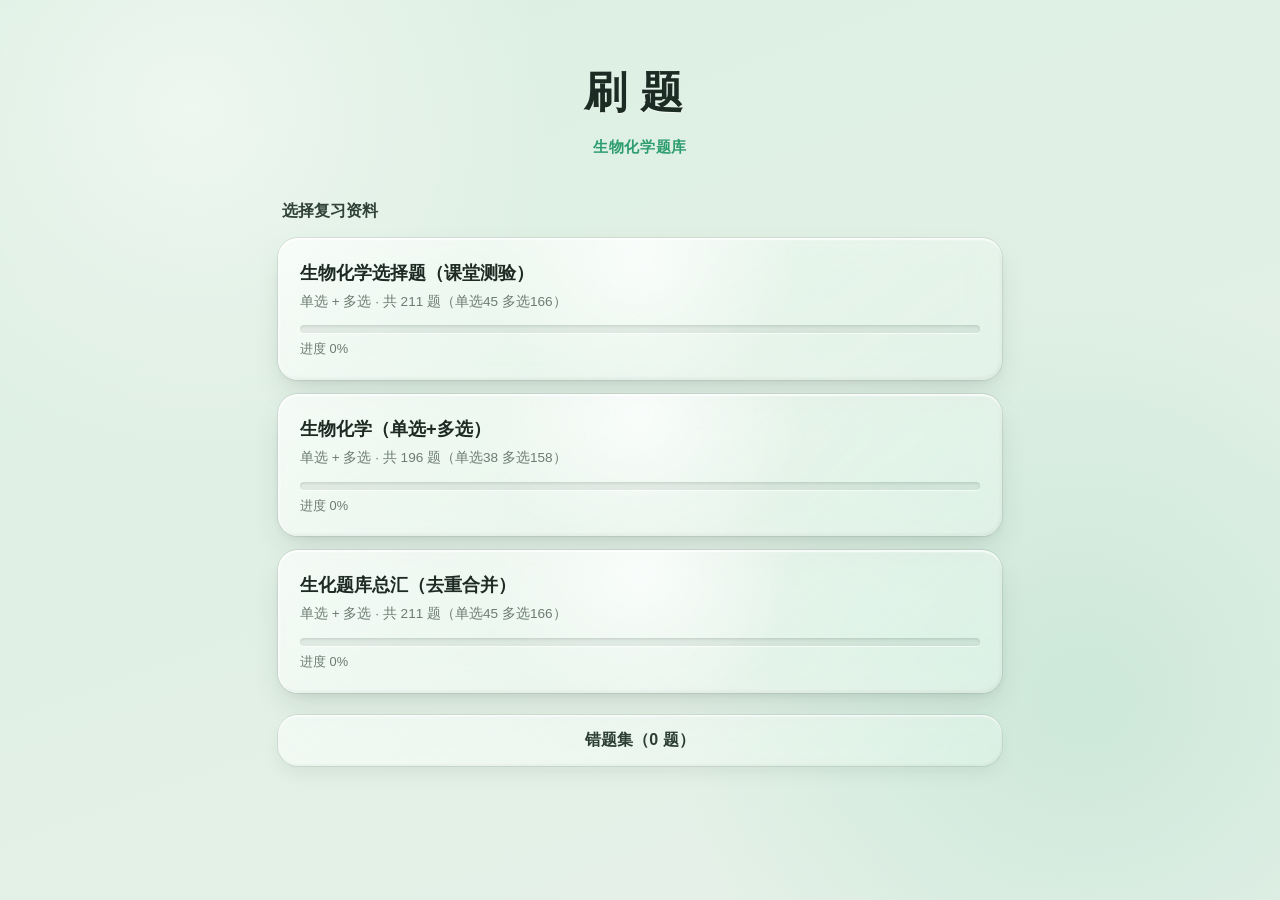
<file: index.html>
<!DOCTYPE html>
<html lang="zh-CN">
<head>
  <meta charset="UTF-8">
  <meta name="viewport" content="width=device-width, initial-scale=1.0, maximum-scale=1.0, user-scalable=no">
  <title>刷题 - 生物化学题库</title>
  <style>
    :root {
      /* 保留原版绿色背景与主色 */
      --bg: #e2efe5;
      --bg-grad-1: #dcefe2;
      --bg-grad-2: #e6f1e9;
      --accent: #2f9e6f;
      --accent-light: #43b787;
      --accent-soft: rgba(47, 158, 111, 0.13);

      /* Liquid Glass 光学参数 */
      --fg: #18221d;
      --muted: #6c7c73;
      --correct: #d8000c;
      --right: #189657;
      --wrong: #d8000c;

      --lg-blur: 14px;
      --lg-saturate: 155%;
      --lg-brightness: 102%;
      --lg-inner-glow: 0.78;
      --lg-border-alpha: 0.08;
      --lg-shadow-alpha: 0.13;
      --lg-groove-alpha: 0.075;

      --lg-glass-shadow:
        inset 0 2px 1.5px 0 rgba(255, 255, 255, var(--lg-inner-glow)),
        inset 1.5px 0 1.5px 0 rgba(255, 255, 255, calc(var(--lg-inner-glow) * 0.8)),
        inset -1.5px -2px 3px 0 rgba(24, 48, 34, 0.05),
        0 0 0 1px rgba(24, 48, 34, var(--lg-border-alpha)),
        0 14px 32px -6px rgba(24, 48, 34, var(--lg-shadow-alpha)),
        0 4px 12px -2px rgba(24, 48, 34, calc(var(--lg-shadow-alpha) * 0.5));

      --lg-spring: cubic-bezier(0.32, 1.2, 0.54, 1);
      --lg-bounce: cubic-bezier(0.34, 1.56, 0.64, 1);
      --radius: 20px;
    }

    * {
      box-sizing: border-box;
      -webkit-tap-highlight-color: transparent;
    }

    html {
      margin: 0;
      padding: 0;
      background-color: var(--bg);
    }

    body {
      margin: 0;
      padding: 0;
      min-height: 100vh;
      color: var(--fg);
      font-family: "Microsoft YaHei", -apple-system, BlinkMacSystemFont, "PingFang SC", "Segoe UI", sans-serif;
      line-height: 1.6;
      -webkit-font-smoothing: antialiased;
      overflow-x: clip;
    }

    /* 使用固定背景层替代 html/body 的 background-attachment: fixed，避免移动端合成层与点击命中坐标错位 */
    body::before {
      content: "";
      position: fixed;
      inset: 0;
      pointer-events: none;
      z-index: 0;
      background:
        radial-gradient(520px circle at 15% 12%, rgba(255, 255, 255, 0.48) 0%, transparent 70%),
        radial-gradient(600px circle at 85% 78%, rgba(67, 183, 135, 0.15) 0%, transparent 70%),
        linear-gradient(160deg, var(--bg-grad-1), var(--bg-grad-2));
    }

    #app {
      position: relative;
      z-index: 1;
      max-width: 760px;
      margin: 0 auto;
      padding: 28px 18px 64px;
      min-height: 100vh;
    }

    .hidden {
      display: none !important;
    }

    /* 通用液态玻璃面板基类（移除 transform: translateZ(0)，杜绝 backdrop-filter 下的命中区域纵向偏移） */
    .lg-glass {
      --mx: 50%;
      --my: 15%;
      background:
        radial-gradient(260px circle at var(--mx) var(--my), rgba(255, 255, 255, 0.62) 0%, rgba(255, 255, 255, 0) 68%),
        linear-gradient(
          145deg,
          rgba(255, 255, 255, 0.68) 0%,
          rgba(244, 249, 246, 0.48) 55%,
          rgba(235, 244, 239, 0.56) 100%
        );
      backdrop-filter: blur(var(--lg-blur)) saturate(var(--lg-saturate)) brightness(var(--lg-brightness));
      -webkit-backdrop-filter: blur(var(--lg-blur)) saturate(var(--lg-saturate)) brightness(var(--lg-brightness));
      box-shadow: var(--lg-glass-shadow);
    }

    /* 首页标题 */
    .title {
      text-align: center;
      font-size: 2.7rem;
      font-weight: 700;
      letter-spacing: 0.3em;
      margin: 30px 0 8px;
      color: #1c2b23;
      text-shadow: 0 1px 0 rgba(255, 255, 255, 0.7);
    }

    .subtitle {
      text-align: center;
      color: var(--accent);
      font-size: 0.95rem;
      font-weight: 600;
      margin: 0 0 38px;
      letter-spacing: 0.04em;
    }

    .section-label {
      font-size: 1.02rem;
      font-weight: 600;
      margin: 24px 0 14px;
      color: #314239;
      padding-left: 4px;
    }

    /* 资料卡片列表 */
    .material-list {
      display: flex;
      flex-direction: column;
      gap: 14px;
    }

    .material-card {
      --mx: 50%;
      --my: 15%;
      border-radius: var(--radius);
      padding: 20px 22px;
      cursor: pointer;
      background:
        radial-gradient(240px circle at var(--mx) var(--my), rgba(255, 255, 255, 0.72) 0%, rgba(255, 255, 255, 0) 65%),
        linear-gradient(145deg, rgba(255, 255, 255, 0.7) 0%, rgba(243, 248, 245, 0.5) 55%, rgba(235, 244, 239, 0.58) 100%);
      backdrop-filter: blur(var(--lg-blur)) saturate(var(--lg-saturate));
      -webkit-backdrop-filter: blur(var(--lg-blur)) saturate(var(--lg-saturate));
      box-shadow: var(--lg-glass-shadow);
      transition:
        transform 240ms var(--lg-bounce),
        box-shadow 240ms var(--lg-spring);
      touch-action: manipulation;
    }

    @media (hover: hover) and (pointer: fine) {
      .material-card:hover {
        transform: translateY(-3px) scale(1.005);
        box-shadow:
          inset 0 2px 2px 0 rgba(255, 255, 255, 0.9),
          inset 1.5px 0 1.5px 0 rgba(255, 255, 255, 0.72),
          inset -1.5px -2px 3px 0 rgba(24, 48, 34, 0.05),
          0 0 0 1px rgba(47, 158, 111, 0.22),
          0 18px 36px -6px rgba(24, 48, 34, 0.16),
          0 6px 14px -2px rgba(24, 48, 34, 0.08);
      }
    }

    .material-card:active {
      transform: scale(0.985);
    }

    .material-card .mc-name {
      font-size: 1.14rem;
      font-weight: 700;
      color: #1e2b24;
    }

    .material-card .mc-meta {
      color: var(--muted);
      font-size: 0.85rem;
      margin-top: 4px;
    }

    /* 内凹玻璃进度槽 */
    .material-card .progress-bar {
      height: 8px;
      background: rgba(24, 48, 34, var(--lg-groove-alpha));
      box-shadow:
        inset 0 1.5px 2.5px rgba(24, 48, 34, 0.12),
        0 1px 0 rgba(255, 255, 255, 0.65);
      border-radius: 999px;
      margin-top: 13px;
      overflow: hidden;
      padding: 1px;
    }

    .material-card .progress-fill {
      height: 100%;
      border-radius: 999px;
      background: linear-gradient(90deg, var(--accent-light), var(--accent));
      box-shadow:
        inset 0 1px 1px rgba(255, 255, 255, 0.55),
        0 1px 4px rgba(47, 158, 111, 0.35);
      transition: width 420ms var(--lg-spring);
    }

    .material-card .progress-text {
      font-size: 0.8rem;
      color: var(--muted);
      margin-top: 6px;
    }

    /* 错题集水滴入口卡片 */
    .wrongbook-entry {
      margin-top: 22px;
    }

    .wrongbook-card {
      width: 100%;
      border: none;
      font-family: inherit;
      font-size: 1rem;
      border-radius: var(--radius);
      padding: 15px 20px;
      cursor: pointer;
      text-align: center;
      color: #2c3d34;
      font-weight: 600;
      background: linear-gradient(145deg, rgba(255, 255, 255, 0.58), rgba(238, 246, 241, 0.42));
      backdrop-filter: blur(10px) saturate(140%);
      -webkit-backdrop-filter: blur(10px) saturate(140%);
      box-shadow:
        inset 0 1.5px 1.5px rgba(255, 255, 255, 0.75),
        inset -1px -1.5px 2px rgba(24, 48, 34, 0.04),
        0 0 0 1px rgba(24, 48, 34, 0.08),
        0 8px 20px -4px rgba(24, 48, 34, 0.09);
      transition: transform 240ms var(--lg-bounce), box-shadow 240ms var(--lg-spring), color 180ms;
      touch-action: manipulation;
    }

    @media (hover: hover) and (pointer: fine) {
      .wrongbook-card:hover {
        transform: translateY(-2px);
        color: var(--accent);
        box-shadow:
          inset 0 2px 1.5px rgba(255, 255, 255, 0.85),
          0 0 0 1px rgba(47, 158, 111, 0.22),
          0 12px 26px -4px rgba(24, 48, 34, 0.13);
      }
    }

    .wrongbook-card:active {
      transform: scale(0.98);
    }

    /* 返回胶囊按钮 */
    .back {
      border: none;
      font-family: inherit;
      text-decoration: none;
      color: #46574e;
      font-size: 0.92rem;
      cursor: pointer;
      padding: 7px 14px;
      border-radius: 999px;
      display: inline-flex;
      align-items: center;
      gap: 4px;
      font-weight: 600;
      background: rgba(255, 255, 255, 0.56);
      backdrop-filter: blur(8px);
      -webkit-backdrop-filter: blur(8px);
      box-shadow:
        inset 0 1.5px 1px rgba(255, 255, 255, 0.78),
        0 0 0 1px rgba(24, 48, 34, 0.07),
        0 3px 8px rgba(24, 48, 34, 0.06);
      transition: transform 200ms var(--lg-bounce), color 180ms, background 180ms;
      touch-action: manipulation;
    }

    @media (hover: hover) and (pointer: fine) {
      .back:hover {
        color: var(--accent);
        background: rgba(255, 255, 255, 0.82);
        transform: translateY(-1px);
      }
    }

    .back:active {
      transform: scale(0.95);
    }

    /* 翠绿水滴主按钮 */
    .primary-btn {
      display: inline-block;
      text-decoration: none;
      text-align: center;
      background: linear-gradient(150deg, #38b37f 0%, #2a9668 100%);
      color: #fff;
      border: none;
      border-radius: 14px;
      padding: 13px 32px;
      font-size: 1rem;
      cursor: pointer;
      font-weight: 600;
      font-family: inherit;
      box-shadow:
        inset 0 1.5px 1.5px rgba(255, 255, 255, 0.48),
        inset 0 -2px 3px rgba(15, 70, 45, 0.22),
        0 8px 20px -3px rgba(47, 158, 111, 0.38),
        0 2px 6px rgba(47, 158, 111, 0.2);
      transition: transform 220ms var(--lg-bounce), box-shadow 220ms var(--lg-spring), filter 180ms;
      touch-action: manipulation;
    }

    @media (hover: hover) and (pointer: fine) {
      .primary-btn:hover {
        transform: translateY(-2px);
        filter: brightness(1.04);
        color: #fff;
        box-shadow:
          inset 0 2px 1.5px rgba(255, 255, 255, 0.56),
          inset 0 -2px 3px rgba(15, 70, 45, 0.25),
          0 12px 24px -3px rgba(47, 158, 111, 0.44);
      }
    }

    .primary-btn:active {
      transform: scale(0.96);
    }

    /* 模式选择页 */
    #mode {
      display: flex;
      flex-direction: column;
    }

    .mode-center {
      flex: 1;
      display: flex;
      flex-direction: column;
      justify-content: flex-start;
      align-items: center;
      min-height: 68vh;
      padding-top: 7vh;
    }

    .mode-title {
      font-size: 1.45rem;
      font-weight: 700;
      color: #1e2b24;
      text-align: center;
      margin: 0 0 4px;
    }

    .mode-cheer {
      text-align: center;
      color: var(--accent);
      font-size: 0.95rem;
      font-weight: 500;
      margin: 0 0 22px;
    }

    .mode-buttons {
      display: flex;
      gap: 14px;
      justify-content: center;
      margin: 12px 0;
    }

    /* 单选/多选水滴玻璃卡片按钮 */
    .mode-btn, .type-btn {
      width: auto;
      min-width: 158px;
      padding: 18px 26px;
      font-size: 1.1rem;
      font-weight: 700;
      border: none;
      border-radius: var(--radius);
      background: linear-gradient(145deg, rgba(255, 255, 255, 0.72), rgba(241, 247, 243, 0.52));
      backdrop-filter: blur(12px) saturate(150%);
      -webkit-backdrop-filter: blur(12px) saturate(150%);
      cursor: pointer;
      color: #24332b;
      box-shadow: var(--lg-glass-shadow);
      transition: transform 240ms var(--lg-bounce), box-shadow 240ms var(--lg-spring), background 220ms;
      text-align: center;
      font-family: inherit;
      touch-action: manipulation;
    }

    .type-btn .type-num {
      display: block;
      font-size: 0.78rem;
      color: var(--muted);
      font-weight: 500;
      margin-top: 3px;
    }

    @media (hover: hover) and (pointer: fine) {
      .mode-btn:hover, .type-btn:hover {
        transform: translateY(-2px);
        box-shadow:
          inset 0 2px 1.5px rgba(255, 255, 255, 0.88),
          0 0 0 1px rgba(47, 158, 111, 0.25),
          0 16px 32px -6px rgba(24, 48, 34, 0.15);
      }
    }

    .type-btn.active {
      background: linear-gradient(145deg, #38b37f 0%, #2a9668 100%);
      color: #fff;
      box-shadow:
        inset 0 2px 1.5px rgba(255, 255, 255, 0.5),
        inset 0 -2px 3px rgba(15, 70, 45, 0.2),
        0 10px 24px -4px rgba(47, 158, 111, 0.4);
    }

    .type-btn.active .type-num {
      color: rgba(255, 255, 255, 0.85);
    }

    .mode-btn:active, .type-btn:active {
      transform: scale(0.96);
    }

    /* 题型设置玻璃浮层面板 */
    .type-setup {
      --mx: 50%;
      --my: 15%;
      margin-top: 18px;
      text-align: center;
      border-radius: 24px;
      padding: 22px 22px 24px;
      width: 100%;
      max-width: 430px;
      background:
        radial-gradient(240px circle at var(--mx) var(--my), rgba(255, 255, 255, 0.68) 0%, rgba(255, 255, 255, 0) 68%),
        linear-gradient(145deg, rgba(255, 255, 255, 0.74) 0%, rgba(243, 248, 245, 0.54) 60%, rgba(235, 244, 239, 0.62) 100%);
      backdrop-filter: blur(16px) saturate(160%);
      -webkit-backdrop-filter: blur(16px) saturate(160%);
      box-shadow: var(--lg-glass-shadow);
      animation: lgPanelPop 300ms var(--lg-spring);
    }

    @keyframes lgPanelPop {
      from {
        opacity: 0;
        transform: translateY(8px) scale(0.98);
      }
      to {
        opacity: 1;
        transform: translateY(0) scale(1);
      }
    }

    /* Liquid Glass 内凹轨道 + 白色滑动胶囊切换器 */
    .sub-mode-row {
      position: relative;
      display: grid;
      grid-template-columns: 1fr 1fr;
      padding: 4px;
      border-radius: 14px;
      background: rgba(24, 48, 34, var(--lg-groove-alpha));
      box-shadow:
        inset 0 1.5px 3px rgba(24, 48, 34, 0.1),
        0 1px 0 rgba(255, 255, 255, 0.72);
      margin: 0 auto 18px;
      max-width: 240px;
    }

    .seg-glider {
      position: absolute;
      top: 4px;
      bottom: 4px;
      left: 4px;
      width: calc(50% - 4px);
      border-radius: 10px;
      background: linear-gradient(180deg, rgba(255, 255, 255, 0.96) 0%, rgba(246, 250, 248, 0.88) 100%);
      box-shadow:
        inset 0 1.5px 1px rgba(255, 255, 255, 0.95),
        0 2px 8px rgba(24, 48, 34, 0.12),
        0 0 0 1px rgba(24, 48, 34, 0.05);
      transition: transform 280ms var(--lg-bounce);
      pointer-events: none;
      z-index: 0;
    }

    .sub-mode-row[data-active="shuffle"] .seg-glider {
      transform: translate3d(100%, 0, 0);
    }

    .sub-mode-btn {
      position: relative;
      z-index: 1;
      padding: 8px 0;
      font-size: 0.95rem;
      font-weight: 600;
      border: none;
      border-radius: 10px;
      background: transparent;
      cursor: pointer;
      color: #5b6b62;
      font-family: inherit;
      transition: color 200ms ease;
      touch-action: manipulation;
    }

    .sub-mode-btn.active {
      color: var(--accent);
      font-weight: 700;
    }

    .sub-mode-btn:hover:not(.active) {
      color: #293830;
    }

    /* 固定高度重叠舞台：顺序与打乱共享完全一致的几何高度，切换零抖动 */
    .sub-panels-stage {
      display: grid;
      grid-template-columns: 1fr;
      margin-bottom: 16px;
    }

    .sub-panel {
      grid-area: 1 / 1;
      display: flex;
      flex-direction: column;
      justify-content: space-between;
      min-height: 148px;
      transition: opacity 220ms ease, transform 240ms var(--lg-spring), visibility 220ms;
    }

    .sub-panel.is-inactive {
      opacity: 0;
      visibility: hidden;
      pointer-events: none;
      transform: translateY(4px);
    }

    /* 第一行：精准数字微调行 */
    .range-header {
      display: flex;
      align-items: center;
      justify-content: center;
      gap: 8px;
      min-height: 40px;
      flex-wrap: nowrap;
    }

    .range-sep {
      color: var(--muted);
      font-weight: 600;
      font-size: 0.92rem;
      padding: 0 2px;
      user-select: none;
    }

    .stepper-pill {
      display: inline-flex;
      align-items: center;
      gap: 4px;
      padding: 4px 6px;
      border-radius: 12px;
      background: rgba(255, 255, 255, 0.7);
      box-shadow:
        inset 0 1px 1px rgba(255, 255, 255, 0.9),
        0 0 0 1px rgba(24, 48, 34, 0.08),
        0 2px 6px rgba(24, 48, 34, 0.05);
    }

    .stepper-tag {
      font-size: 0.82rem;
      color: var(--muted);
      font-weight: 600;
      padding: 0 3px;
      user-select: none;
    }

    .step-btn {
      width: 26px;
      height: 26px;
      border: none;
      border-radius: 8px;
      background: rgba(47, 158, 111, 0.11);
      color: var(--accent);
      font-size: 1rem;
      font-weight: 700;
      line-height: 1;
      cursor: pointer;
      display: inline-flex;
      align-items: center;
      justify-content: center;
      padding: 0;
      font-family: inherit;
      transition: background 150ms, transform 150ms var(--lg-bounce);
      touch-action: manipulation;
      user-select: none;
    }

    .step-btn:active {
      transform: scale(0.9);
      background: rgba(47, 158, 111, 0.24);
    }

    .num-input {
      width: 46px;
      height: 26px;
      border: none;
      border-radius: 7px;
      background: rgba(24, 48, 34, 0.045);
      color: #1c2b23;
      font-size: 0.95rem;
      font-weight: 700;
      text-align: center;
      font-family: inherit;
      outline: none;
      padding: 0 2px;
      -moz-appearance: textfield;
      transition: background 160ms, box-shadow 160ms;
    }

    .num-input::-webkit-outer-spin-button,
    .num-input::-webkit-inner-spin-button {
      -webkit-appearance: none;
      margin: 0;
    }

    .num-input:focus {
      background: rgba(255, 255, 255, 0.95);
      box-shadow: 0 0 0 2px rgba(47, 158, 111, 0.35);
    }

    /* 第二行：流畅双端/单端液态玻璃滑轨 */
    .lg-slider-wrap {
      position: relative;
      height: 44px;
      display: flex;
      align-items: center;
      padding: 0 12px;
      margin: 4px 0;
      user-select: none;
      touch-action: none;
      cursor: pointer;
    }

    .lg-slider-track {
      position: relative;
      width: 100%;
      height: 8px;
      border-radius: 999px;
      background: rgba(24, 48, 34, 0.1);
      box-shadow:
        inset 0 1.5px 2.5px rgba(24, 48, 34, 0.14),
        0 1px 0 rgba(255, 255, 255, 0.78);
    }

    .lg-slider-fill {
      position: absolute;
      top: 0;
      bottom: 0;
      border-radius: 999px;
      background: linear-gradient(90deg, var(--accent-light), var(--accent));
      box-shadow:
        inset 0 1px 1px rgba(255, 255, 255, 0.5),
        0 1px 6px rgba(47, 158, 111, 0.32);
      pointer-events: none;
    }

    .lg-thumb {
      position: absolute;
      top: 50%;
      width: 24px;
      height: 24px;
      margin-left: -12px;
      margin-top: -12px;
      border-radius: 50%;
      background: radial-gradient(circle at 35% 30%, #ffffff 0%, #eef5f1 78%);
      box-shadow:
        inset 0 1.5px 1.5px #ffffff,
        0 2px 8px rgba(24, 48, 34, 0.24),
        0 0 0 2.5px var(--accent);
      cursor: grab;
      z-index: 2;
      outline: none;
      transition: transform 160ms var(--lg-bounce), box-shadow 160ms;
      touch-action: none;
    }

    .lg-thumb::after {
      content: "";
      position: absolute;
      inset: -10px;
    }

    .lg-thumb.is-dragging,
    .lg-thumb:focus-visible {
      transform: scale(1.18);
      z-index: 4;
      cursor: grabbing;
      box-shadow:
        inset 0 1.5px 1.5px #ffffff,
        0 4px 14px rgba(47, 158, 111, 0.38),
        0 0 0 3px var(--accent);
    }

    .lg-thumb-tip {
      position: absolute;
      bottom: 30px;
      left: 50%;
      transform: translateX(-50%) translateY(4px) scale(0.9);
      padding: 2px 8px;
      border-radius: 8px;
      background: rgba(24, 38, 31, 0.88);
      color: #fff;
      font-size: 0.76rem;
      font-weight: 700;
      white-space: nowrap;
      pointer-events: none;
      opacity: 0;
      transition: opacity 150ms ease, transform 180ms var(--lg-spring);
    }

    .lg-thumb.is-dragging .lg-thumb-tip {
      opacity: 1;
      transform: translateX(-50%) translateY(0) scale(1);
    }

    /* 第三行：已选统计 + 快捷范围胶囊 */
    .range-footer {
      display: flex;
      flex-direction: column;
      align-items: center;
      gap: 8px;
      min-height: 52px;
      justify-content: center;
    }

    .range-summary {
      font-size: 0.84rem;
      color: #3d5147;
      font-weight: 600;
    }

    .range-summary strong {
      color: var(--accent);
    }

    .range-summary .muted-total {
      color: var(--muted);
      font-weight: 500;
    }

    .quick-chips {
      display: flex;
      gap: 7px;
      justify-content: center;
      flex-wrap: wrap;
    }

    .quick-chip {
      border: none;
      border-radius: 999px;
      padding: 4px 11px;
      font-size: 0.78rem;
      font-weight: 600;
      font-family: inherit;
      color: #3d5147;
      background: rgba(255, 255, 255, 0.68);
      box-shadow:
        inset 0 1px 1px rgba(255, 255, 255, 0.9),
        0 0 0 1px rgba(24, 48, 34, 0.08);
      cursor: pointer;
      transition: background 150ms, color 150ms, transform 150ms var(--lg-bounce);
      touch-action: manipulation;
    }

    @media (hover: hover) and (pointer: fine) {
      .quick-chip:hover {
        color: var(--accent);
        background: rgba(255, 255, 255, 0.92);
      }
    }

    .quick-chip:active {
      transform: scale(0.93);
    }

    .type-setup .primary-btn {
      margin-top: 2px;
      width: 100%;
      max-width: 240px;
    }

    /* 答题页 */
    .quiz-top {
      display: flex;
      align-items: center;
      justify-content: space-between;
      margin-bottom: 14px;
    }

    .quiz-top .back {
      flex-shrink: 0;
    }

    .quiz-progress, .quiz-score {
      font-size: 0.85rem;
      font-weight: 600;
      color: #46594f;
      padding: 5px 12px;
      border-radius: 999px;
      background: rgba(255, 255, 255, 0.54);
      box-shadow:
        inset 0 1px 1px rgba(255, 255, 255, 0.75),
        0 0 0 1px rgba(24, 48, 34, 0.06);
    }

    /* 答题主玻璃面板（无 transform，无 pointerdown 样式突变，确保选项点击坐标 100% 精准） */
    .quiz-body {
      position: relative;
      text-align: center;
      padding: 34px 24px;
      min-height: 52vh;
      display: flex;
      flex-direction: column;
      justify-content: center;
      border-radius: 26px;
      background: linear-gradient(145deg, rgba(255, 255, 255, 0.78) 0%, rgba(245, 249, 247, 0.62) 55%, rgba(237, 245, 240, 0.68) 100%);
      backdrop-filter: blur(16px) saturate(160%);
      -webkit-backdrop-filter: blur(16px) saturate(160%);
      box-shadow: var(--lg-glass-shadow);
    }

    .locate-hint {
      display: inline-block;
      margin: 0 auto 14px;
      padding: 3px 12px;
      border-radius: 999px;
      font-size: 0.78rem;
      font-weight: 600;
      color: var(--accent);
      background: rgba(47, 158, 111, 0.1);
      box-shadow: inset 0 1px 0 rgba(255, 255, 255, 0.6);
      min-height: 1.4em;
    }

    .question-stem {
      font-size: 1.45rem;
      font-weight: 700;
      line-height: 1.68;
      margin-bottom: 28px;
      color: #1b2821;
    }

    /* 选项水滴玻璃卡片 */
    .options {
      position: relative;
      z-index: 1;
      display: flex;
      flex-direction: column;
      gap: 13px;
      align-items: center;
    }

    .option {
      position: relative;
      z-index: 1;
      width: 100%;
      max-width: 540px;
      padding: 16px 20px;
      font-size: 1.12rem;
      border: none;
      border-radius: 16px;
      cursor: pointer;
      background: linear-gradient(145deg, rgba(255, 255, 255, 0.88), rgba(246, 250, 248, 0.72));
      text-align: left;
      color: #223029;
      font-family: inherit;
      box-shadow:
        inset 0 1.5px 1.5px rgba(255, 255, 255, 0.9),
        inset -1px -1.5px 2px rgba(24, 48, 34, 0.04),
        0 0 0 1px rgba(24, 48, 34, 0.08),
        0 4px 12px -2px rgba(24, 48, 34, 0.07);
      transition: transform 180ms var(--lg-bounce), box-shadow 180ms var(--lg-spring), background 160ms;
      touch-action: manipulation;
    }

    @media (hover: hover) and (pointer: fine) {
      .option:hover:not(.disabled) {
        transform: translateY(-2px);
        background: linear-gradient(145deg, rgba(255, 255, 255, 0.96), rgba(248, 252, 250, 0.84));
        box-shadow:
          inset 0 2px 1.5px rgba(255, 255, 255, 0.95),
          0 0 0 1px rgba(47, 158, 111, 0.28),
          0 8px 18px -3px rgba(24, 48, 34, 0.11);
      }
    }

    .option:active:not(.disabled) {
      transform: scale(0.985);
    }

    .option .opt-key {
      font-weight: 700;
      margin-right: 10px;
      color: var(--accent);
    }

    .option.selected {
      background: linear-gradient(145deg, rgba(227, 245, 235, 0.94), rgba(214, 240, 226, 0.84));
      box-shadow:
        inset 0 1.5px 1.5px rgba(255, 255, 255, 0.85),
        0 0 0 1.5px var(--accent),
        0 6px 16px -2px rgba(47, 158, 111, 0.18);
    }

    .option.chosen-right,
    .option.show-correct {
      background: linear-gradient(145deg, rgba(226, 248, 236, 0.95), rgba(212, 243, 226, 0.86));
      color: var(--right);
      font-weight: 600;
      box-shadow:
        inset 0 1.5px 1.5px rgba(255, 255, 255, 0.85),
        0 0 0 1.5px var(--right),
        0 6px 16px -2px rgba(24, 150, 87, 0.18);
    }

    .option.chosen-wrong {
      background: linear-gradient(145deg, rgba(254, 234, 234, 0.95), rgba(252, 222, 222, 0.86));
      color: var(--wrong);
      font-weight: 600;
      box-shadow:
        inset 0 1.5px 1.5px rgba(255, 255, 255, 0.85),
        0 0 0 1.5px var(--wrong),
        0 6px 16px -2px rgba(216, 0, 12, 0.15);
    }

    .option.disabled {
      cursor: default;
    }

    .feedback {
      margin-top: 22px;
      font-size: 1.08rem;
      font-weight: 700;
      min-height: 1.4em;
    }

    .feedback.right {
      color: var(--right);
    }

    .feedback.wrong {
      color: var(--wrong);
    }

    .explanation {
      margin: 16px auto 0;
      max-width: 540px;
      text-align: left;
      background: rgba(235, 248, 241, 0.72);
      box-shadow:
        inset 0 1.5px 1px rgba(255, 255, 255, 0.8),
        0 0 0 1px rgba(47, 158, 111, 0.2);
      border-radius: 16px;
      padding: 15px 18px;
      font-size: 0.95rem;
      color: #2b4236;
      line-height: 1.7;
    }

    /* 底部导航水滴按钮 */
    .quiz-nav {
      display: flex;
      justify-content: space-between;
      gap: 12px;
      margin-top: 20px;
      align-items: center;
    }

    .nav-btn {
      flex: 1;
      padding: 13px 0;
      font-size: 1rem;
      font-weight: 600;
      border: none;
      border-radius: 14px;
      background: linear-gradient(145deg, rgba(255, 255, 255, 0.74), rgba(242, 248, 244, 0.56));
      backdrop-filter: blur(10px) saturate(145%);
      -webkit-backdrop-filter: blur(10px) saturate(145%);
      cursor: pointer;
      color: #2d3e35;
      font-family: inherit;
      box-shadow:
        inset 0 1.5px 1.5px rgba(255, 255, 255, 0.82),
        0 0 0 1px rgba(24, 48, 34, 0.08),
        0 6px 16px -3px rgba(24, 48, 34, 0.1);
      transition: transform 200ms var(--lg-bounce), box-shadow 200ms var(--lg-spring), opacity 180ms;
      touch-action: manipulation;
    }

    .nav-btn:disabled {
      opacity: 0.38;
      cursor: default;
    }

    @media (hover: hover) and (pointer: fine) {
      .nav-btn:hover:not(:disabled) {
        transform: translateY(-2px);
        color: var(--accent);
        box-shadow:
          inset 0 2px 1.5px rgba(255, 255, 255, 0.9),
          0 0 0 1px rgba(47, 158, 111, 0.24),
          0 10px 22px -3px rgba(24, 48, 34, 0.14);
      }
    }

    .nav-btn:active:not(:disabled) {
      transform: scale(0.96);
    }

    /* 测试结果页 */
    #result {
      text-align: center;
    }

    .result-card {
      margin: 28px auto 0;
      max-width: 440px;
      padding: 34px 24px;
      border-radius: 26px;
    }

    .result-score {
      text-align: center;
      font-size: 3.4rem;
      font-weight: 700;
      margin: 12px 0 10px;
      color: var(--accent);
      text-shadow: 0 2px 10px rgba(47, 158, 111, 0.18);
    }

    .result-detail {
      text-align: center;
      color: var(--muted);
      font-size: 0.95rem;
      margin-bottom: 28px;
    }

    #result-back {
      display: block;
      width: 210px;
      margin: 0 auto;
      padding: 14px 0;
      font-size: 1.05rem;
    }

    .redo-btn {
      display: block;
      margin: 12px auto 0;
      padding: 7px 18px;
      font-size: 0.85rem;
      font-weight: 600;
      border: none;
      border-radius: 999px;
      background: rgba(255, 255, 255, 0.56);
      box-shadow:
        inset 0 1px 1px rgba(255, 255, 255, 0.8),
        0 0 0 1px rgba(24, 48, 34, 0.08);
      cursor: pointer;
      color: var(--muted);
      font-family: inherit;
      transition: transform 200ms var(--lg-bounce), color 180ms;
      touch-action: manipulation;
    }

    @media (hover: hover) and (pointer: fine) {
      .redo-btn:hover {
        color: var(--accent);
        transform: translateY(-1px);
      }
    }

    .redo-btn:active {
      transform: scale(0.95);
    }

    .empty-tip {
      text-align: center;
      padding: 24px 20px;
      border-radius: var(--radius);
      color: #3a4f44;
      font-size: 0.95rem;
    }

    /* 轻量液态玻璃 Toast 提示 */
    .lg-toast {
      position: fixed;
      top: 20px;
      left: 50%;
      transform: translateX(-50%) translateY(-16px) scale(0.96);
      z-index: 999;
      padding: 10px 18px;
      border-radius: 999px;
      background: rgba(24, 38, 31, 0.86);
      backdrop-filter: blur(12px);
      -webkit-backdrop-filter: blur(12px);
      color: #fff;
      font-size: 0.9rem;
      font-weight: 600;
      box-shadow: 0 10px 26px rgba(16, 32, 22, 0.24);
      opacity: 0;
      pointer-events: none;
      transition: opacity 200ms ease, transform 240ms var(--lg-spring);
    }

    .lg-toast.show {
      opacity: 1;
      transform: translateX(-50%) translateY(0) scale(1);
    }

    @media (max-width: 600px) {
      .title { font-size: 2.2rem; }
      .question-stem { font-size: 1.26rem; }
      .option { font-size: 1.04rem; padding: 14px 16px; }
      .mode-btn, .type-btn { padding: 18px 20px; font-size: 1.05rem; min-width: 142px; }
      .quiz-body { padding: 26px 15px; }
      .type-setup { padding: 20px 16px 22px; }
      .num-input { width: 40px; font-size: 0.9rem; }
      .step-btn { width: 24px; height: 24px; }
      .stepper-tag { font-size: 0.78rem; }
    }
  </style>
</head>
<body>
  <div id="lg-toast" class="lg-toast" role="status" aria-live="polite"></div>

  <div id="app">
    <!-- 首页 -->
    <section id="home" class="screen">
      <h1 class="title">刷题</h1>
      <p class="subtitle">生物化学题库</p>
      <h2 class="section-label">选择复习资料</h2>
      <div id="material-list" class="material-list"></div>
      <div id="wrongbook-entry" class="wrongbook-entry"></div>
    </section>

    <!-- 模式选择 -->
    <section id="mode" class="screen hidden">
      <div><button type="button" class="back" data-go-home>← 返回</button></div>
      <div class="mode-center">
        <h2 id="mode-title" class="mode-title"></h2>
        <p class="mode-cheer" id="mode-cheer">加油呀！祝你稳稳过</p>
        <div id="mode-buttons-box" class="mode-buttons">
          <button type="button" class="mode-btn type-btn" data-type="single">单选题 <span class="type-num"></span></button>
          <button type="button" class="mode-btn type-btn" data-type="multi">多选题 <span class="type-num"></span></button>
        </div>

        <!-- 题型设置区 -->
        <div id="type-setup" class="type-setup lg-glass hidden">
          <div class="sub-mode-row" data-active="seq">
            <div class="seg-glider"></div>
            <button type="button" class="sub-mode-btn active" data-sub="seq">顺序</button>
            <button type="button" class="sub-mode-btn" data-sub="shuffle">打乱</button>
          </div>

          <!-- 等高重叠切换舞台：顺序与打乱尺寸完全一致 -->
          <div class="sub-panels-stage">
            <!-- 顺序面板：双端滑块 + 精准步进/输入 -->
            <div id="seq-panel" class="sub-panel">
              <div class="range-header">
                <div class="stepper-pill">
                  <span class="stepper-tag">从</span>
                  <button type="button" class="step-btn" data-step="seq-from" data-delta="-1" aria-label="起始题号减1">−</button>
                  <input type="number" id="seq-from-input" class="num-input" min="1" max="100" value="1" inputmode="numeric" aria-label="起始题号">
                  <button type="button" class="step-btn" data-step="seq-from" data-delta="1" aria-label="起始题号加1">+</button>
                </div>
                <span class="range-sep">到</span>
                <div class="stepper-pill">
                  <button type="button" class="step-btn" data-step="seq-to" data-delta="-1" aria-label="结束题号减1">−</button>
                  <input type="number" id="seq-to-input" class="num-input" min="1" max="100" value="20" inputmode="numeric" aria-label="结束题号">
                  <button type="button" class="step-btn" data-step="seq-to" data-delta="1" aria-label="结束题号加1">+</button>
                  <span class="stepper-tag">题</span>
                </div>
              </div>

              <div id="seq-slider-wrap" class="lg-slider-wrap">
                <div class="lg-slider-track">
                  <div id="seq-slider-fill" class="lg-slider-fill"></div>
                  <div id="seq-thumb-from" class="lg-thumb" role="slider" tabindex="0" aria-label="起始题号滑块">
                    <span class="lg-thumb-tip" id="seq-tip-from">1</span>
                  </div>
                  <div id="seq-thumb-to" class="lg-thumb" role="slider" tabindex="0" aria-label="结束题号滑块">
                    <span class="lg-thumb-tip" id="seq-tip-to">20</span>
                  </div>
                </div>
              </div>

              <div class="range-footer">
                <div class="range-summary">已选 <strong id="seq-selected">20</strong> 题 <span class="muted-total">/ 共 <span id="seq-total">0</span> 题</span></div>
                <div class="quick-chips" id="seq-chips">
                  <button type="button" class="quick-chip" data-seq-preset="resume20">续刷20题</button>
                  <button type="button" class="quick-chip" data-seq-preset="next30">选30题</button>
                  <button type="button" class="quick-chip" data-seq-preset="first50">前50题</button>
                  <button type="button" class="quick-chip" data-seq-preset="all">全部</button>
                </div>
              </div>
            </div>

            <!-- 打乱面板：与顺序面板完全等高的 3 行结构 -->
            <div id="shuffle-panel" class="sub-panel is-inactive">
              <div class="range-header">
                <div class="stepper-pill">
                  <span class="stepper-tag">随机抽取</span>
                  <button type="button" class="step-btn" data-step="shuffle" data-delta="-1" aria-label="随机题数减1">−</button>
                  <input type="number" id="shuffle-input" class="num-input" min="1" max="100" value="20" inputmode="numeric" aria-label="随机题数">
                  <button type="button" class="step-btn" data-step="shuffle" data-delta="1" aria-label="随机题数加1">+</button>
                  <span class="stepper-tag">题</span>
                </div>
              </div>

              <div id="shuffle-slider-wrap" class="lg-slider-wrap">
                <div class="lg-slider-track">
                  <div id="shuffle-slider-fill" class="lg-slider-fill"></div>
                  <div id="shuffle-thumb" class="lg-thumb" role="slider" tabindex="0" aria-label="随机题数滑块">
                    <span class="lg-thumb-tip" id="shuffle-tip">20</span>
                  </div>
                </div>
              </div>

              <div class="range-footer">
                <div class="range-summary">将随机抽取 <strong id="shuffle-selected">20</strong> 题 <span class="muted-total">/ 共 <span id="shuffle-total">0</span> 题</span></div>
                <div class="quick-chips" id="shuffle-chips">
                  <button type="button" class="quick-chip" data-shuffle-preset="10">10题</button>
                  <button type="button" class="quick-chip" data-shuffle-preset="20">20题</button>
                  <button type="button" class="quick-chip" data-shuffle-preset="50">50题</button>
                  <button type="button" class="quick-chip" data-shuffle-preset="all">全部</button>
                </div>
              </div>
            </div>
          </div>

          <button type="button" id="start-type" class="primary-btn">开始做题</button>
        </div>
      </div>
    </section>

    <!-- 答题页 -->
    <section id="quiz" class="screen hidden">
      <div class="quiz-top">
        <button type="button" class="back" data-go-home>← 返回</button>
        <span id="quiz-progress" class="quiz-progress"></span>
        <span id="quiz-score" class="quiz-score"></span>
      </div>

      <!-- 选择题/判断题 布局 -->
      <div id="quiz-choice" class="quiz-body">
        <div id="locate-hint" class="locate-hint"></div>
        <div id="question-stem" class="question-stem"></div>
        <div id="options" class="options"></div>
        <div id="feedback" class="feedback"></div>
        <div id="explanation" class="explanation"></div>
      </div>

      <div class="quiz-nav">
        <button type="button" id="prev-btn" class="nav-btn">← 上一道</button>
        <button type="button" id="submit-btn" class="primary-btn hidden">提交</button>
        <button type="button" id="next-btn" class="nav-btn">下一道 →</button>
      </div>
    </section>

    <!-- 测试结果页 -->
    <section id="result" class="screen hidden">
      <div class="result-card lg-glass">
        <h2 class="section-label">测试结束</h2>
        <div id="result-score" class="result-score"></div>
        <div id="result-detail" class="result-detail"></div>
        <div class="mode-buttons">
          <button type="button" class="primary-btn" id="result-back">返回</button>
        </div>
        <button type="button" id="redo-btn" class="redo-btn hidden">重做</button>
      </div>
    </section>
  </div>

  <script>// 题库数据（生物化学）：已修正错题答案、清理乱码剧透、去重合并并补充难题解析
window.QUESTION_BANK = {"materials":[{"id":"xz","title":"生物化学选择题（课堂测验）","questions":[{"num":1,"chapter":"《绪论》测验","stem":"生物化学是从分子水平阐明生命有机体化学本质的一门学科。以下属于生物化学研究内容的有：","options":{"A":"生物大分子的结构与功能","B":"细胞中的物质代谢与能量代谢","C":"生物化学技术","D":"组织机能的生物化学"},"answer":["A","B","C","D"],"explanation":"本题原始文件未提供答案，答案由 AI 补答；如与老师给出的答案不符，请以课件为准。"},{"num":2,"chapter":"《绪论》测验","stem":"1965年，首例人工合成有活性牛胰岛素的是哪个国家","options":{"A":"日本","B":"美国","C":"中国","D":"德国"},"answer":["C"],"explanation":"本题原始文件未提供答案，答案由 AI 补答；如与老师给出的答案不符，请以课件为准。"},{"num":3,"chapter":"《绪论》测验","stem":"被称为分子生物学的重要里程碑的是","options":{"A":"Watson和Crick提出DNA分子的双螺旋结构模型","B":"Hans Krebs 提出的三羧酸循环理论","C":"J Northrop证明了酶是一种具有催化作用的蛋白质","D":"Kornberg证明DNA的复制是一个许多种酶的参与的复杂过程"},"answer":["A"],"explanation":"本题原始文件未提供答案，答案由 AI 补答；如与老师给出的答案不符，请以课件为准。"},{"num":4,"chapter":"《绪论》测验","stem":"已经在加拿大上市的转基因三文鱼体内所”转”的基因为下列哪个激素的基因","options":{"A":"甲状腺激素","B":"性激素","C":"生长激素","D":"类固醇激素"},"answer":["C"],"explanation":"本题原始文件未提供答案，答案由 AI 补答；如与老师给出的答案不符，请以课件为准。"},{"num":5,"chapter":"《绪论》测验","stem":"世界上首例“克隆猴”诞生在哪个国家","options":{"A":"美国","B":"英国","C":"法国","D":"中国"},"answer":["D"],"explanation":"本题原始文件未提供答案，答案由 AI 补答；如与老师给出的答案不符，请以课件为准。"},{"num":6,"chapter":"《绪论》测验","stem":"第一位获得诺贝尔科学奖的中国人是","options":{"A":"莫言","B":"杨振宁","C":"屠呦呦","D":"李政道"},"answer":["C"],"explanation":"本题原始文件未提供答案，答案由 AI 补答；如与老师给出的答案不符，请以课件为准。"},{"num":7,"chapter":"《绪论》测验","stem":"构成生命物质含量最多的前4位元素是","options":{"A":"碳","B":"氮","C":"氧","D":"氢","E":"磷"},"answer":["A","B","C","D"],"explanation":"本题原始文件未提供答案，答案由 AI 补答；如与老师给出的答案不符，请以课件为准。"},{"num":8,"chapter":"《绪论》测验","stem":"以下分子是生物大分子的有","options":{"A":"淀粉","B":"DNA","C":"胶原蛋白","D":"糖原"},"answer":["A","B","C","D"],"explanation":"本题原始文件未提供答案，答案由 AI 补答；如与老师给出的答案不符，请以课件为准。"},{"num":9,"chapter":"《绪论》测验","stem":"生物体系中的非共价作用力有","options":{"A":"氢键","B":"范德华力","C":"疏水力","D":"离子键"},"answer":["A","B","C","D"],"explanation":"本题原始文件未提供答案，答案由 AI 补答；如与老师给出的答案不符，请以课件为准。"},{"num":10,"chapter":"《绪论》测验","stem":"生物体内能量的传递和消耗过程以（ ）为中心","options":{"A":"热","B":"酶","C":"ATP","D":"DNA"},"answer":["C"],"explanation":"本题原始文件未提供答案，答案由 AI 补答；如与老师给出的答案不符，请以课件为准。"},{"num":11,"chapter":"第三章 蛋白质 测验（二）","stem":"对于蛋白质一级结构，下列描述正确的有","options":{"A":"它指多肽链上的各种氨基酸残基的排列顺序","B":"二硫键的位置不属于一级结构研究范畴","C":"它是蛋白质分子结构的结构基础","D":"一级结构测序的方法是N末端测序法"},"answer":["A","C","D"],"explanation":"一级结构是指多肽链中氨基酸残基的排列顺序（含二硫键位置），是高级结构的基础；常用 Sanger 法、Edman 降解法（N末端测序）测定，B错误。"},{"num":12,"chapter":"第三章 蛋白质 测验（二）","stem":"下列关于蛋白质一级结构的测定，描述正确的是","options":{"A":"蛋白样品不必很纯","B":"需要测定蛋白质分子中多肽链的数目","C":"只需一种裂解方法将多肽样品断裂肽段","D":"原多肽链中二硫键的位置也需要确定"},"answer":["B","D"],"explanation":"测定一级结构需高纯度均一蛋白样品，且需用两种以上不同专一性的裂解方法获得重叠肽段以拼接序列，故A、C错误。"},{"num":13,"chapter":"第三章 蛋白质 测验（二）","stem":"蛋白质的高级结构包括","options":{"A":"二级结构","B":"三级结构","C":"四级结构","D":"结构域"},"answer":["A","B","C","D"],"explanation":""},{"num":14,"chapter":"第三章 蛋白质 测验（二）","stem":"有关肽单位和肽平面，下列描述正确的是","options":{"A":"肽单位就是肽平面","B":"一个肽单位包括4个原子","C":"N-C肽键的键长属于典型的双键，不能自由旋转","D":"在反式肽平面构型中，两个相邻的Cα在肽键的两侧"},"answer":["D"],"explanation":"一个肽单位（肽平面）含 6 个原子（Cα1—CO—NH—Cα2），C—N 肽键具部分双键性质不能自由旋转；天然蛋白质多为反式构型，两相邻 Cα 位于肽键两侧。"},{"num":15,"chapter":"第三章 蛋白质 测验（二）","stem":"下列关于二面角，描述正确的是","options":{"A":"二面角的大小受相邻氨基酸残基、主链和侧链原子的立体制约","B":"Cα—C旋转角度以Ψ（psi)表示","C":"Cα —N旋转角度以Φ（phi)表示","D":"两个相邻肽平面可以围绕一个共用的Cα自由旋转"},"answer":["A","B","C","D"],"explanation":"Φ 为 Cα—N 旋转角，Ψ 为 Cα—C 旋转角；理论上两肽平面可绕共用 Cα 旋转，但实际受相邻残基主链与侧链的空间位阻制约（构象图限制）。"},{"num":16,"chapter":"第三章 蛋白质 测验（二）","stem":"关于蛋白质的二级结构，下列描述正确的是","options":{"A":"二级结构的形成必需借助氢键","B":"二级结构不包括肽链氨基酸R侧链的构象","C":"无规卷曲不属于二级结构","D":"α-螺旋 、β-折叠和 β-转角属于二级结构"},"answer":["A","B","D"],"explanation":"本题原始文件未提供答案，答案由 AI 补答；如与老师给出的答案不符，请以课件为准。"},{"num":17,"chapter":"第三章 蛋白质 测验（二）","stem":"关于α-螺旋，下列描述正确的有","options":{"A":"α-螺旋是动物毛发、指甲等主要蛋白成分的二级结构类型","B":"在右手螺旋中，每圈螺旋含3.6个氨基酸","C":"氢键是稳定α-螺旋的主要化学键","D":"每圈螺旋含13个原子","E":"R侧链伸向螺旋内侧"},"answer":["A","B","C","D"],"explanation":"右手 α-螺旋每圈含 3.6 个氨基酸、螺距 0.54nm，氢键在第 n 个残基 C=O 与第 n+4 个残基 N—H 间形成 13 原子环；R 侧链伸向螺旋外侧（E错误）。"},{"num":18,"chapter":"第三章 蛋白质 测验（二）","stem":"下列描述正确的有","options":{"A":"β-折叠由两条平行或反平行的肽链组成","B":"在β-折叠中，α-碳原子处于折叠的角上，R侧链处于折叠的棱角上","C":"β-折叠结构的氢键主要是由两条肽链之间形成","D":"β-折叠存在于鸟类和两栖类羽毛与鳞片中"},"answer":["A","B","C","D"],"explanation":""},{"num":19,"chapter":"第三章 蛋白质 测验（二）","stem":"下列属于超二级结构的有","options":{"A":"螺旋-环-螺旋","B":"折叠-螺旋-折叠","C":"发夹","D":"希腊钥匙"},"answer":["A","B","C","D"],"explanation":""},{"num":20,"chapter":"第三章 蛋白质 测验（二）","stem":"下列关于结构域的描述正确的有","options":{"A":"是在超二级结构的基础上形成的具有一定功能的结构单位","B":"较小的球蛋白分子本身就是1个结构域","C":"结构域之间的区域常形成裂隙，可与其他分子结合","D":"结构域之间也可有肽链松散连接，便于结构域相对运动"},"answer":["A","B","C","D"],"explanation":"本题原始文件未提供答案，答案由 AI 补答；如与老师给出的答案不符，请以课件为准。"},{"num":21,"chapter":"第三章 蛋白质 测验（二）","stem":"下列关于蛋白质三级结构描述正确的是","options":{"A":"指多肽链中所有原子和基团在三维空间中的排布","B":"使一级结构相距很远的氨基酸残基彼此靠近","C":"三级结构的稳定主要靠非共价键，尤其是疏水键有重要作用","D":"在球蛋白分子结构中，内部多为亲水氨基酸"},"answer":["A","B","C"],"explanation":"球状蛋白在水中折叠遵循“疏水内核、亲水表面”原则，疏水侧链埋藏于分子内部以降低自由能，故D错误。"},{"num":22,"chapter":"第三章 蛋白质 测验（二）","stem":"下列关于蛋白质四级结构描述正确的是","options":{"A":"四级结构指蛋白质分子中亚基的种类、数目、空间排布及其相互作用","B":"组成蛋白质分子的多肽链，具有特定的三级结构，称为亚基","C":"由多个亚基聚集而成的蛋白质称为寡聚蛋白","D":"血红蛋白和肌红蛋白都有四级结构"},"answer":["A","B","C"],"explanation":"四级结构仅存在于由两条及以上多肽链（亚基）组成的寡聚蛋白中。血红蛋白为四聚体（有四级结构），肌红蛋白仅为单条多肽链，最高只有三级结构（D错误）。"},{"num":23,"chapter":"第三章 蛋白质 测验（二）","stem":"下列蛋白质中的化学键与其他键不同类的是","options":{"A":"氢键","B":"疏水键","C":"离子键","D":"肽键"},"answer":["D"],"explanation":"本题原始文件未提供答案，答案由 AI 补答；如与老师给出的答案不符，请以课件为准。"},{"num":24,"chapter":"第三章 蛋白质 测验（二）","stem":"属于同一蛋白家族的蛋白具有下列哪些性质","options":{"A":"具有共同祖先基因","B":"氨基酸序列同源性不高","C":"空间结构类似","D":"功能相同或类似"},"answer":["A","C","D"],"explanation":""},{"num":25,"chapter":"第三章 蛋白质 测验（二）","stem":"猪胰岛素能治疗人糖尿病的结构原因","options":{"A":"由51个氨基酸组成","B":"有A、B两条多肽链","C":"守恒残基数量多","D":"猪与人亲缘关系近"},"answer":["C"],"explanation":"猪与人胰岛素仅 B 链 C 末端第 30 位氨基酸不同，其余 50 个保守残基高度一致，空间构象与生物活性几乎相同，因此可替代人胰岛素。"},{"num":26,"chapter":"第三章 蛋白质 测验（二）","stem":"关于镰刀形红细胞贫血病的描述正确的是","options":{"A":"一种分子构象病","B":"血红蛋白一级结构发生变异","C":"血红蛋白基因发生突变","D":"一般可以治愈"},"answer":["B","C"],"explanation":"根本原因是血红蛋白 β 链基因点突变，导致第 6 位谷氨酸（亲水）突变为缬氨酸（疏水），属于一级结构变异引起的遗传性分子病，目前尚无法根治。"},{"num":27,"chapter":"第三章 蛋白质 测验（二）","stem":"下列关于蛋白质变性的描述正确的有","options":{"A":"物化性质发生改变","B":"生物活性丧失","C":"蛋白质分子中的肽键被破坏","D":"有些变性后的蛋白质在适当条件下可以复性"},"answer":["A","B","D"],"explanation":""},{"num":28,"chapter":"第三章 蛋白质 测验（二）","stem":"关于蛋白质的变构作用，下列正确的是","options":{"A":"破坏蛋白质构象，使其功能或活性丧失","B":"具有变构效应的寡聚蛋白称为变构蛋白","C":"肌红蛋白在结合氧分子前后发生了变构","D":"氧分子对血红蛋白来说是变构剂"},"answer":["B","D"],"explanation":"变构调节是可逆的构象改变，不会破坏蛋白质活性；肌红蛋白为单亚基蛋白无变构效应，血红蛋白为四聚体变构蛋白，O2 既是底物也是同促变构剂。"},{"num":29,"chapter":"第三章 蛋白质 测验（二）","stem":"关于蛋白质的理化性质，错误的有","options":{"A":"在pH值=pI的溶液中，蛋白质在电场中不移动","B":"蛋白质具有胶体的性质","C":"可用通过盐析的方法增加蛋白质的溶解度","D":"蛋白质在280nm波长有最大光吸收值是因为蛋白质含有芳香族氨基酸"},"answer":["C"],"explanation":"低浓度中性盐可增加蛋白质溶解度（盐溶），高浓度中性盐（如硫酸铵）则破坏水化膜并中和电荷使蛋白质沉淀析出（盐析），故C错误。"},{"num":30,"chapter":"第三章 蛋白质 测验（二）","stem":"蛋白质分离的方法有","options":{"A":"电泳","B":"色谱","C":"离心","D":"透析"},"answer":["A","B","C","D"],"explanation":""},{"num":31,"chapter":"第四章-核酸（一）课后测验","stem":"DNA的中文名称是","options":{"A":"核酸","B":"核糖核酸","C":"核苷酸","D":"脱氧核糖核酸"},"answer":["D"],"explanation":""},{"num":32,"chapter":"第四章-核酸（一）课后测验","stem":"DNA存在于下列哪些细胞器中？","options":{"A":"染色体","B":"线粒体","C":"质粒","D":"核仁"},"answer":["A","B","C"],"explanation":""},{"num":33,"chapter":"第四章-核酸（一）课后测验","stem":"组成RNA的碱基有","options":{"A":"A","B":"T","C":"C","D":"G","E":"U"},"answer":["A","C","D","E"],"explanation":""},{"num":34,"chapter":"第四章-核酸（一）课后测验","stem":"下列属于稀有碱基或修饰碱基的有","options":{"A":"双氢尿嘧啶","B":"5-甲基胞嘧啶","C":"鸟嘌呤","D":"腺嘌呤"},"answer":["A","B"],"explanation":""},{"num":35,"chapter":"第四章-核酸（一）课后测验","stem":"下列描述正确的有","options":{"A":"ATP是体内重要的游离核苷酸","B":"cAMP是环化核苷酸","C":"辅酶A是核酸衍生物","D":"动物体内没有游离的核苷酸"},"answer":["A","B","C"],"explanation":"【已修正原答案】ATP、cAMP 均属于体内重要的游离核苷酸，辅酶 A 也是腺苷酸（核酸）衍生物，故D“没有游离核苷酸”明显错误。"},{"num":36,"chapter":"第四章-核酸（一）课后测验","stem":"下列关于DNA的碱基组成，正确的有","options":{"A":"有种属特异性","B":"有器官和组织的特异性","C":"A+G =T+C","D":"年龄、营养状况、环境的改变影响DNA的碱基组成"},"answer":["A","C"],"explanation":"同一物种不同器官、组织的 DNA 碱基组成相同（无组织器官特异性），且不受年龄、营养与环境影响；遵循 Chargaff 规则（A=T、G=C，故 A+G = T+C）。"},{"num":37,"chapter":"第四章-核酸（一）课后测验","stem":"下列关于DNA一级结构的叙述正确的有","options":{"A":"指多核苷酸链中各个核苷酸之间的连接方式，核苷酸的种类、数量以及排列顺序","B":"脱氧核苷酸之间通过3’，5’磷酸二酯键连接","C":"有自由的5’磷酸基团的一端称5’端","D":"有自由的3’羟基的一端称3’端"},"answer":["A","B","C","D"],"explanation":""},{"num":38,"chapter":"第四章-核酸（一）课后测验","stem":"下列关于B-DNA二级结构的叙述正确的有","options":{"A":"平行双链,右手螺旋","B":"内侧为疏水的嘌呤和嘧啶碱基","C":"外侧为疏水的磷酸基和脱氧核糖","D":"螺距为3.4nm","E":"只有大槽","F":"A=T、G ≡ C"},"answer":["B","D","F"],"explanation":"B-DNA 为反向平行右手双螺旋（A错误），内侧为疏水碱基（A=T 两氢键，G≡C 三氢键），外侧为亲水磷酸-脱氧核糖骨架（C错误），螺距 3.4nm，兼具大沟和小沟（E错误）。"},{"num":39,"chapter":"第四章-核酸（一）课后测验","stem":"根据不同的构象，DNA可以分为下列几种","options":{"A":"A-DNA","B":"B-DNA","C":"Z-DNA","D":"Q-DNA"},"answer":["A","B","C"],"explanation":""},{"num":40,"chapter":"第四章-核酸（一）课后测验","stem":"下列关于糖蛋白描述正确的有","options":{"A":"以蛋白质为主，而糖链较少","B":"糖肽键是糖蛋白最重要的结构特征","C":"如果糖蛋白中的糖肽键为O-糖肽键，则参与糖肽键的氨基酸残基可能是Asn","D":"如果糖蛋白中的糖肽键为N-糖肽键，则参与糖肽键的氨基酸残基主要有：Ser、Thr、羟赖氨酸（Hyl）和羟脯氨酸（Hyp）"},"answer":["A","B"],"explanation":"N-糖肽键的糖链连接在天冬酰胺（Asn）的酰胺氮上；O-糖肽键则连接在 Ser、Thr、Hyl 或 Hyp 的羟基氧上，C、D 恰好把两者写反了。"},{"num":41,"chapter":"第四章-核酸（一）课后测验","stem":"革兰氏阴性菌细胞壁特有的组分","options":{"A":"糖蛋白","B":"蛋白聚糖","C":"脂多糖","D":"糖脂"},"answer":["C"],"explanation":""},{"num":42,"chapter":"第四章-核酸（一）课后测验","stem":"生物代谢和能量转换最重要的场所","options":{"A":"细胞核","B":"线粒体","C":"溶酶体","D":"高尔基体"},"answer":["B"],"explanation":""},{"num":43,"chapter":"第四章-核酸（一）课后测验","stem":"蛋白质生物合成的主要场所","options":{"A":"线粒体","B":"中心体","C":"核糖体","D":"内质网"},"answer":["C"],"explanation":""},{"num":44,"chapter":"第四章-核酸（一）课后测验","stem":"细胞内代谢物质的分解、清除的主要场所","options":{"A":"线粒体","B":"高尔基体","C":"溶酶体","D":"叶绿体"},"answer":["C"],"explanation":""},{"num":45,"chapter":"第四章-核酸（一）课后测验","stem":"生物膜的化学组成有","options":{"A":"脂质","B":"蛋白质","C":"多糖类","D":"水","E":"金属离子"},"answer":["A","B","C","D","E"],"explanation":""},{"num":46,"chapter":"第四章-核酸（一）课后测验","stem":"膜脂包括","options":{"A":"磷脂","B":"糖脂","C":"胆固醇","D":"脂多糖"},"answer":["A","B","C"],"explanation":""},{"num":47,"chapter":"第四章-核酸（一）课后测验","stem":"下列叙述正确的有","options":{"A":"组成甘油磷脂的脂肪酸均有不饱和脂肪酸","B":"维持生长所需的，体内又不能合成的脂肪酸是饱和脂肪酸","C":"糖脂主要分布在细胞膜外侧的单分子层中","D":"动物细胞膜所含的糖脂主要是鞘糖脂"},"answer":["C","D"],"explanation":"【已修正原答案】必需脂肪酸是多不饱和脂肪酸（如亚油酸、α-亚麻酸），B错误；部分甘油磷脂（如肺泡表面活性物质二棕榈酰卵磷脂）全为饱和脂肪酸，A错误；糖脂主要分布于膜外叶。"},{"num":48,"chapter":"第四章-核酸（一）课后测验","stem":"下列关于生物膜中固醇的说法正确的有","options":{"A":"动物细胞质膜的外侧含有胆固醇","B":"固醇有利于保持膜的流动性和降低相变温度","C":"在质膜脂质双层中由鞘磷脂和胆固醇通过非共价作用形成一种微结构供蛋白质“停泊”","D":"质膜上的固醇分子可比喻为“化学天线”"},"answer":["B","C"],"explanation":"胆固醇插入磷脂双分子层可双向调节膜流动性（高温降流、低温防冻/降低相变温度），并与鞘磷脂共同构成脂筏；“化学天线”指膜外侧糖链（D错误）。"},{"num":49,"chapter":"第四章-核酸（一）课后测验","stem":"下列关于膜脂的双分子结构，描述正确的有","options":{"A":"膜脂分子为双亲分子，含有疏水的头部和亲水的尾部","B":"膜脂极性的头部可通过氢键与水分子相互作用而朝向水相","C":"膜脂非极性的尾部会依赖疏水力的作用而相互聚拢","D":"像膜脂一样的双分子层在水环境下倾向于形成脂质体","E":"膜脂分子的双亲性是形成双层结构的分子基础"},"answer":["B","C","D","E"],"explanation":""},{"num":50,"chapter":"第四章-核酸（一）课后测验","stem":"下列关于膜蛋白的描述，正确的有","options":{"A":"膜蛋白是膜的生物学功能的主要体现者","B":"外在蛋白通过离子键等非共价键与膜结合","C":"内在蛋白主要靠疏水键与膜脂相结合","D":"内在蛋白整个分子都疏水，因此比较难与膜脂分离"},"answer":["A","B","C"],"explanation":"内在膜蛋白为双亲性分子，跨膜疏水区与脂双层疏水尾结合，暴露于膜两侧的亲水区朝向水相，并非整个分子都疏水（D错误）。"},{"num":51,"chapter":"第四章-核酸（一）课后测验","stem":"下列关于膜糖的描述，正确的有","options":{"A":"生物膜中的糖以糖蛋白或糖脂的形式存在","B":"质膜中的寡糖通过蛋白质或脂质中的-NH2或-OH而连接","C":"糖类在膜上的分布是对称的","D":"不同的血型是由于红细胞膜上糖蛋白的寡糖末端糖基的不同而造成的"},"answer":["A","B","D"],"explanation":""},{"num":52,"chapter":"第四章-核酸（一）课后测验","stem":"下列关于膜成分的运动，不正确的有","options":{"A":"生物膜上只有脂质和蛋白质在运动","B":"膜脂分子的运动方式有分子摆动、扩散运动和跨膜翻转","C":"膜蛋白的运动方式有扩散运动和旋转运动","D":"膜蛋白很容易从膜的一侧翻转到另一侧"},"answer":["A","D"],"explanation":"膜脂可侧向扩散、旋转、摆动及缓慢跨膜翻转；膜蛋白可侧向扩散和旋转，但因亲水区极性大，几乎不能发生跨膜翻转（D错误），且膜糖也随载体运动（A错误）。"},{"num":53,"chapter":"第四章-核酸（一）课后测验","stem":"下列关于膜脂的流动性与相变的说法，正确的有","options":{"A":"膜脂分子在一定的温度范围内，可呈现有规则的凝胶态或流动的液晶态","B":"冰冷湖水中的鱼类的质膜处于有规则的凝胶态","C":"膜脂所含脂肪酸烃链的不饱和程度越高，膜脂越容易在高温下呈现液晶态","D":"胆固醇对膜流动性的双向调节作用"},"answer":["A","D"],"explanation":"脂肪酸不饱和程度越高，相变温度越低，越容易在低温下保持液晶态（C说反了）；冷水鱼类质膜富含不饱和脂肪酸，在冰冷水中仍保持流动的液晶态（B错误）。"},{"num":54,"chapter":"第四章-核酸（一）课后测验","stem":"下列关于膜蛋白与膜脂的相互作用，正确的有","options":{"A":"膜脂对于膜蛋白的构象和活性是必需的","B":"有的膜蛋白对膜脂有专一性要求","C":"一些膜上的蛋白质和脂质分子之间存在共价连接","D":"脂筏与细胞信号传导和蛋白质转运，退行性神经疾病有关"},"answer":["A","B","C","D"],"explanation":""},{"num":55,"chapter":"第四章-核酸（一）课后测验","stem":"关于流动镶嵌模型，下列说法正确的有","options":{"A":"脂质双层是膜的基本结构，膜脂质分子在不断运动中，生理条件下，呈流动的凝胶态。","B":"质膜上的蛋白质镶嵌在膜内，它们与膜脂分子有相互作用","C":"膜的各种成分在脂双层上基本是对称的，膜上的糖基总是暴露在膜外表面","D":"流动镶嵌学说虽然仍不完善，但得到广泛的认同"},"answer":["D"],"explanation":""},{"num":56,"chapter":"第四章-核酸（一）课后测验","stem":"下列关于被动转运的描述正确的有","options":{"A":"物质从高浓度的一侧，通过膜转运到低浓度的另一侧","B":"不需要外加能量","C":"简单扩散不需要任何转运载体协助","D":"促进扩散需要通道或载体的参与"},"answer":["A","B","C","D"],"explanation":""},{"num":57,"chapter":"第四章-核酸（一）课后测验","stem":"主动转运的特点有","options":{"A":"依赖于转运载体","B":"能量消耗","C":"逆浓度梯度","D":"转运载体通过构象的变化以实现物质转运"},"answer":["A","B","C","D"],"explanation":""},{"num":58,"chapter":"第四章-核酸（一）课后测验","stem":"下列关于钠钾泵的描述正确的有","options":{"A":"钠钾泵存在两种构象，一种对钠有高亲和力，另一种对钾有高亲和力","B":"不需要外加能量","C":"将3个钠离子从胞内泵到胞外时，同时将2个钾离子从胞外泵到胞内","D":"小肠黏膜细胞吸收葡萄糖时，伴随着钠离子的反向转运，所以不要钠钾泵"},"answer":["A","C"],"explanation":"钠钾泵每消耗 1 分子 ATP，将 3 个 Na+ 泵出胞外、2 个 K+ 泵入胞内；小肠黏膜吸收葡萄糖依赖膜内外 Na+ 浓度梯度（继发性主动转运），该梯度必须靠钠钾泵维持（D错误）。"},{"num":59,"chapter":"第四章-核酸（一）课后测验","stem":"大分子物质的跨膜转运包括","options":{"A":"内吞作用","B":"吞噬作用","C":"胞饮作用","D":"外排作用"},"answer":["A","B","C","D"],"explanation":""},{"num":60,"chapter":"第四章-核酸（一）课后测验","stem":"下列关于酶的说法正确的有","options":{"A":"也称生物催化剂","B":"具有活性中心和特殊构象","C":"包括蛋白质和核酸","D":"酶催化反应的实质是降低了反应的活化能"},"answer":["A","B","C","D"],"explanation":""},{"num":61,"chapter":"第四章-核酸（一）课后测验","stem":"酶的催化特性有哪些","options":{"A":"极高的催化效率","B":"高度专一性","C":"酶活性可调节性","D":"酶的不稳定性"},"answer":["A","B","C","D"],"explanation":""},{"num":62,"chapter":"第四章-核酸（一）课后测验","stem":"脲酶只作用于尿素，而不能作用于甲基尿素；脂肪酶不仅水解脂肪，也可水解简单的酯；L-乳酸脱氢酶只能催化L-乳酸，而不是D-乳酸。这三种酶催化的专一性分别是","options":{"A":"相对专一性，绝对专一性，立体异构专一性","B":"绝对专一性，立体异构专一性，相对专一性，","C":"绝对专一性，相对专一性，立体异构专一性","D":"立体异构专一性，相对专一性，绝对专一性，"},"answer":["C"],"explanation":"脲酶仅催化尿素而不作用于甲基尿素，属绝对专一性；脂肪酶作用于一类酯键，属相对专一性；L-乳酸脱氢酶仅识别 L-型异构体，属立体异构专一性。"},{"num":63,"chapter":"第四章-核酸（一）课后测验","stem":"下列关于酶活力正确的有","options":{"A":"指酶催化化学反应的能力","B":"常用单位时间内产物生成的量来表示酶催化的反应速度","C":"酶活力的大小用酶活力单位表示","D":"比活力越小，酶纯度越高"},"answer":["A","B","C"],"explanation":"比活力是指每毫克蛋白所含有的酶活力单位数（U/mg），比活力越大，说明杂蛋白越少、酶的纯度越高，故D说反了。"},{"num":64,"chapter":"第四章-核酸（一）课后测验","stem":"下列关于酶的化学结构，叙述正确的有","options":{"A":"酶的催化活性仅由蛋白质结构决定","B":"有的酶中含有非蛋白质的小分子有机物和金属离子","C":"酶蛋白与辅助成分组成的完整分子称为全酶","D":"单独的酶蛋白有催化功能"},"answer":["B","C"],"explanation":""},{"num":65,"chapter":"第四章-核酸（一）课后测验","stem":"下列关于酶的辅助因子的描述，正确的有","options":{"A":"决定反应的性质和种类","B":"小分子有机物分为辅酶和辅基","C":"有的辅酶或辅基含有B族维生素","D":"酶的辅助因子中没有非金属元素"},"answer":["A","B","C"],"explanation":""},{"num":66,"chapter":"第四章-核酸（一）课后测验","stem":"下列关于辅酶或辅基的说法正确的有","options":{"A":"作用为传递氢原子、电子或一些基团","B":"一种酶蛋白可与几种辅酶或辅基结合，成为几种全酶","C":"一种辅酶或辅基能与不同的酶蛋白结合，形成许多种酶","D":"包括金属离子"},"answer":["A","C"],"explanation":"一种辅酶/辅基（如 NAD+）可与多种不同酶蛋白结合催化不同反应，但一种酶蛋白只能与特定的一种辅酶/辅基结合（B错误）；辅酶/辅基仅指有机小分子，不含金属离子（D错误）。"},{"num":67,"chapter":"第四章-核酸（一）课后测验","stem":"下列关于维生素的描述正确的有","options":{"A":"机体维持正常生命活动必不可少","B":"不能合成或合成量太低","C":"构成机体组织，不供能","D":"调节物质代谢、促进生长发育和维持生理功能","E":"长期缺乏可得病"},"answer":["A","B","D","E"],"explanation":""},{"num":68,"chapter":"第四章-核酸（一）课后测验","stem":"TPP是脱羧酶的辅酶，催化丙酮酸的脱羧反应，TPP来源于下面哪种维生素","options":{"A":"硫胺素","B":"核黄素","C":"尼克酰胺","D":"泛酸"},"answer":["A"],"explanation":""},{"num":69,"chapter":"第四章-核酸（一）课后测验","stem":"核黄素的辅酶形式有","options":{"A":"TPP","B":"FMN","C":"FAD","D":"NAD"},"answer":["B","C"],"explanation":""},{"num":70,"chapter":"第四章-核酸（一）课后测验","stem":"参与细胞呼吸作用的维生素所形成的辅酶形式","options":{"A":"辅酶I","B":"辅酶II","C":"NAD+","D":"NADP+"},"answer":["A","B","C","D"],"explanation":""},{"num":71,"chapter":"第四章-核酸（一）课后测验","stem":"下列关于维生素B6的说法正确的有","options":{"A":"也叫吡哆素，包括吡哆醇、吡哆醛、吡哆胺","B":"活性形式有磷酸吡哆醛和磷酸吡哆胺","C":"是氨基转移酶和脱羧酶的辅酶","D":"参与血红素的形成"},"answer":["A","B","C","D"],"explanation":""},{"num":72,"chapter":"第四章-核酸（一）课后测验","stem":"CoA来源于下列哪种维生素","options":{"A":"叶酸","B":"泛酸","C":"尼克酸","D":"硫辛酸"},"answer":["B"],"explanation":""},{"num":73,"chapter":"第四章-核酸（一）课后测验","stem":"参与DNA的合成，在早期神经系统发育过程中起重要作用的是","options":{"A":"VC","B":"VD","C":"叶酸","D":"VA"},"answer":["C"],"explanation":""},{"num":74,"chapter":"第四章-核酸（一）课后测验","stem":"被称为代谢过程中二氧化碳载体的是下列哪种维生素","options":{"A":"硫胺素","B":"核黄素","C":"吡哆素","D":"生物素"},"answer":["D"],"explanation":""},{"num":75,"chapter":"第四章-核酸（一）课后测验","stem":"唯一含有金属元素，参与体内甲基转运的维生素是","options":{"A":"VE","B":"VK","C":"VC","D":"VB12"},"answer":["D"],"explanation":""},{"num":76,"chapter":"第四章-核酸（一）课后测验","stem":"属于类维生素，参与辅酶的有","options":{"A":"硫辛酸","B":"CoQ","C":"核黄素","D":"钴胺素"},"answer":["A","B"],"explanation":""},{"num":77,"chapter":"第四章-核酸（一）课后测验","stem":"乳酸脱氢酶属于","options":{"A":"单体酶","B":"寡聚酶","C":"多酶复合体","D":"调节酶"},"answer":["B","D"],"explanation":"乳酸脱氢酶（LDH）由 4 个亚基（M 型和 H 型组合形成 5 种同工酶）构成，属于典型的寡聚酶，同时受代谢物别构调节，属于调节酶。"},{"num":78,"chapter":"第四章-核酸（一）课后测验","stem":"下列关于酶活性部位与必需基团的描述，正确的有","options":{"A":"单纯酶的活性部位由极性氨基酸的侧链基团组成","B":"结合酶的活性部位只有辅基和辅酶","C":"酶的活性中心外没有必需基团","D":"活性中心内的必需基团包括结合基团和催化基团"},"answer":["A","D"],"explanation":""},{"num":79,"chapter":"第四章-核酸（一）课后测验","stem":"下列说法正确的有","options":{"A":"酶的结合基团决定酶的专一性，酶的催化基团决定酶所催化反应的性质。","B":"具有相似催化作用的酶具有相似的活性部位。","C":"消化酶刚分泌时，以无活性的形式存在，切除肽段后，才转化为有活性的酶，这个过程为酶原的激活。","D":"同工酶催化相同的化学反应，其蛋白的分子结构、理化性质和免疫学性质也相同。"},"answer":["A","B","C"],"explanation":"【已修正原答案】同工酶催化相同的化学反应，但酶蛋白的分子结构、理化性质及免疫学性质均不同（可借电泳分离鉴定），故D错误。"},{"num":80,"chapter":"第四章-核酸（一）课后测验","stem":"下列关于辅酶（基）的说法不正确的有","options":{"A":"同一种辅酶可以和多种不同的酶蛋白结合形成不同的全酶","B":"全酶中的酶蛋白决定了反应专一性","C":"全酶中的辅酶则决定了底物专一性","D":"辅酶只能间接参加反应"},"answer":["B","C","D"],"explanation":"全酶中，酶蛋白决定反应的专一性（底物与反应类型），辅酶/辅基决定反应的性质（如递氢或递基团），且辅酶直接参与反应（B、C、D均错误）。"},{"num":81,"chapter":"第四章-核酸（一）课后测验","stem":"关于酶的作用机理，正确的有","options":{"A":"催化剂的作用，主要是降低活化能","B":"许多酶催化的反应中，有酶－底物中间复合物的形成","C":"邻近效应和定向效应影响酶催化的效率","D":"底物分子形变和扭曲影响酶催化的效率"},"answer":["A","B","C","D"],"explanation":""},{"num":82,"chapter":"第四章-核酸（一）课后测验","stem":"影响酶促反应速度的因素有","options":{"A":"酶浓度和底物浓度","B":"pH","C":"酶的抑制剂和激活剂","D":"温度"},"answer":["A","B","C","D"],"explanation":""},{"num":83,"chapter":"第四章-核酸（一）课后测验","stem":"下列关于米氏方程的描述正确的有","options":{"A":"当底物浓度很高时，反应速度与底物浓度成正比。","B":"米氏方程适合于多酶体系反应过程。","C":"反应速度与底物浓度关系的数学方程式为米氏方程。","D":"反应速度达到最大速度，再增加底物浓度也不再影响反应速度。"},"answer":["C","D"],"explanation":"米氏方程仅适用于单底物、单酶促反应的初速度阶段；当底物浓度极高（[S] >> Km）时，酶被完全饱和，反应速度趋近 Vmax，与底物浓度无关（零级反应）。"},{"num":84,"chapter":"第四章-核酸（一）课后测验","stem":"关于米氏常数，下列描述正确的有","options":{"A":"Km是酶的特征性常数之一，与酶的性质有关，不同的酶Km不同 。","B":"同一种酶作用的底物不同，Km也不同","C":"Km值大，意味着酶和底物的亲和力小，反之则大。","D":"具有最大的Km值的底物就是该酶的最适底物","E":"Km等于酶促反应速度为最大反应速度一半时的底物浓度"},"answer":["A","B","C","E"],"explanation":"【已修正原答案】Km 等于反应速度为 1/2 Vmax 时的底物浓度；Km 值越大说明酶与底物亲和力越小，因此 Km 值最小的底物才是该酶的最适底物（C正确、D错误）。"},{"num":85,"chapter":"第四章-核酸（一）课后测验","stem":"以下关于温度和pH值对酶促反应速度的影响的描述，正确的有","options":{"A":"温度升高，酶促反应速度升高；但是温度过高使酶变性失活","B":"最适温度是酶促反应速度最大时的温度","C":"pH既可影响酶的分子结构，也影响底物和辅酶的解离程度","D":"最适pH等于最稳定pH或体内环境pH"},"answer":["A","B","C"],"explanation":"酶的最适温度与最适 pH 均不是特征常数，受底物浓度、缓冲液及反应时间影响；最适 pH 往往不等于最稳定 pH 或体内环境 pH（如胃蛋白酶最适 pH 约为 1.5~2.0）。"},{"num":86,"chapter":"第四章-核酸（一）课后测验","stem":"关于抑制剂对酶活性的影响，正确的有","options":{"A":"凡能使酶的活性下降的物质称酶的抑制剂","B":"不可逆抑制作用以共价键方式与酶的必需基团进行结合","C":"可逆性抑制作用以非共价方式结合，抑制剂与酶的结合以解离平衡为基础，引起酶活性暂时性丧失","D":"不可逆抑制作用分为专一性不可逆性抑制和非专一性不可逆性抑制"},"answer":["B","C","D"],"explanation":""},{"num":87,"chapter":"第四章-核酸（一）课后测验","stem":"关于酶促反应的可逆性抑制作用，描述正确的有","options":{"A":"竞争性抑制剂的化学结构与底物相似","B":"通过增大底物浓度可降低或消除抑制剂对酶的抑制作用","C":"加入竞争性抑制剂后，Km 变大，并不影响酶促反应的Vmax","D":"非竞争性抑制剂结合于酶活性中心的必需基团"},"answer":["A","B","C"],"explanation":"竞争性抑制剂与底物结构相似，竞争结合酶的活性中心；增大底物浓度可逆转抑制，故 Vmax 不变、表观 Km 增大。结合于活性中心外必需基团的是非竞争性抑制剂（D错误）。"},{"num":88,"chapter":"第四章-核酸（一）课后测验","stem":"寡聚酶的变构作用或共价修饰来调节酶的活性，下列描述正确的有","options":{"A":"变构调节分为变构激活和变构抑制","B":"变构抑制剂常是代谢途径的终产物或中间代谢物","C":"磷酸化/脱磷酸化属于共价修饰调节","D":"共价修饰调节很少表现出级联放大效应"},"answer":["A","B","C"],"explanation":"酶的共价修饰调节（如磷酸化/脱磷酸化）常通过酶促级联反应逐级放大信号，少量激素即可引发显著代谢效应，故D错误。"},{"num":89,"chapter":"第四章-核酸（一）课后测验","stem":"基因工程中应用的各种限制性核酸内切酶属于","options":{"A":"工具酶","B":"固定化酶","C":"模拟酶","D":"抗体酶"},"answer":["A"],"explanation":""},{"num":90,"chapter":"第四章-核酸（一）课后测验","stem":"设想抗原分子能促使机体产生大量的新酶，并模拟酶与底物的过渡态结构合成一些类似物对动物进行免疫，诱导出的酶属于","options":{"A":"工具酶","B":"固定化酶","C":"模拟酶","D":"抗体酶"},"answer":["D"],"explanation":""},{"num":91,"chapter":"第四章-核酸（一）课后测验","stem":"有机磷杀虫剂作用于胆碱酯酶活性中心的丝氨酸残基，使其磷酰化，破坏酶的活性中心, 导致酶的活性丧失，有机磷杀虫剂属于（ ）","options":{"A":"专一性不可逆性抑制","B":"非专一性不可逆性抑制","C":"竞争性抑制","D":"非竞争性抑制"},"answer":["A"],"explanation":""},{"num":92,"chapter":"第四章-核酸（一）课后测验","stem":"关于激活剂对酶促反应速度的影响，下列说法正确的有","options":{"A":"使酶由无活性变为有活性或使酶活性提高的物质，通称为激活剂","B":"能除去抑制剂的物质也可称为激活剂","C":"种酶的激活剂对另一种酶来，也可能一种抑制剂","D":"一般是低浓度起激活作用，高浓度起抑制作用"},"answer":["A","B","C","D"],"explanation":""},{"num":93,"chapter":"2019-4-15-课堂测验","stem":"下列关于糖代谢的描述，正确的有","options":{"A":"动物体内可利用的糖来源于植物中的葡萄糖、果糖、蔗糖、淀粉和纤维素等。","B":"反刍动物主要通过糖异生作用将丙酸和氨基酸等转变成葡萄糖。","C":"动物经消化吸收的糖除氧化利用外以糖原的形式储存于体内。","D":"肌肉只能利用肌糖原，而不利用肝糖原。"},"answer":["A","B","C"],"explanation":""},{"num":94,"chapter":"2019-4-15-课堂测验","stem":"血糖中含量最多的指下列哪一种。","options":{"A":"果糖","B":"半乳糖","C":"葡萄糖","D":"葡萄糖磷酸酯"},"answer":["C"],"explanation":""},{"num":95,"chapter":"2019-4-15-课堂测验","stem":"血糖的来源有","options":{"A":"肠道吸收","B":"肝糖原分解","C":"肌糖原分解","D":"糖异生"},"answer":["A","B","D"],"explanation":"肌细胞内缺乏葡萄糖-6-磷酸酶，肌糖原分解产生的 6-磷酸葡萄糖无法转化为游离葡萄糖释放入血，只能供肌肉自身氧化供能（C错误）。"},{"num":96,"chapter":"2019-4-15-课堂测验","stem":"血糖的去路有","options":{"A":"在各组织氧化供能","B":"合成糖原","C":"转为脂肪","D":"转为氨基酸"},"answer":["A","B","C","D"],"explanation":""},{"num":97,"chapter":"2019-4-15-课堂测验","stem":"可以升高血糖浓度的激素有","options":{"A":"胰岛素","B":"肾上腺素","C":"胰高血糖素","D":"糖皮质激素"},"answer":["B","C","D"],"explanation":""},{"num":98,"chapter":"2019-4-15-课堂测验","stem":"糖代谢包括哪些过程","options":{"A":"糖原分解和合成","B":"糖酵解","C":"糖的有氧氧化","D":"磷酸戊糖途径","E":"糖异生"},"answer":["A","B","C","D","E"],"explanation":""},{"num":99,"chapter":"2019-4-15-课堂测验","stem":"糖原分解过程中的四种酶有","options":{"A":"糖原磷酸化酶","B":"磷酸葡萄糖变位酶","C":"糖原脱支酶","D":"糖原分支酶","E":"葡萄糖-6-磷酸酶"},"answer":["A","B","C","E"],"explanation":"糖原分解需糖原磷酸化酶、糖原脱支酶、磷酸葡萄糖变位酶及（肝/肾中的）葡萄糖-6-磷酸酶；糖原分支酶参与糖原合成（D错误）。"},{"num":100,"chapter":"2019-4-15-课堂测验","stem":"糖原在糖原磷酸化酶作用下进行的反应称为（），生成（）。","options":{"A":"磷酸化，葡萄糖-6-磷酸","B":"水解，葡萄糖-1-磷酸","C":"磷酸解，葡萄糖-1-磷酸","D":"水解，葡萄糖-6-磷酸"},"answer":["C"],"explanation":""},{"num":101,"chapter":"2019-4-15-课堂测验","stem":"下列关于糖原分解的说法正确的有","options":{"A":"糖原磷酸化酶为该过程的限速酶","B":"糖原磷酸化酶通过共价修饰而受到调节","C":"葡萄糖-6-磷酸酶存在于肝、肾、脑和肌等组织细胞中","D":"肌细胞中缺乏葡萄糖-6-磷酸酶，所以葡萄糖-6-磷酸可以输出细胞外被氧化分解提供能量"},"answer":["A","B"],"explanation":"葡萄糖-6-磷酸酶主要存在于肝、肾，不存在于脑和肌细胞中（C错误）；肌细胞生成的 6-磷酸葡萄糖不能出胞，只能在肌细胞内直接进入糖酵解供能（D错误）。"},{"num":102,"chapter":"2019-4-15-课堂测验","stem":"肝糖原储存较多，肌糖原储存有限，原因有","options":{"A":"肝脏中有葡萄糖激酶，而肌肉中缺乏此酶","B":"葡萄糖激酶受葡萄糖-6-磷酸的反馈抑制","C":"己糖激酶受葡萄糖-6-磷酸的反馈抑制","D":"肌细胞中有己糖激酶，肝脏中缺乏己糖激酶"},"answer":["A","C"],"explanation":"肝脏含葡萄糖激酶（Km 高、不受 6-磷酸葡萄糖反馈抑制），餐后高血糖时可持续合成大量肝糖原；肌肉仅含己糖激酶（Km 低、受 6-磷酸葡萄糖强烈反馈抑制），故肌糖原储存有限。"},{"num":103,"chapter":"2019-4-15-课堂测验","stem":"被称为活性葡萄糖，在体内作为糖原合成的葡萄糖供体是","options":{"A":"葡萄糖-1-磷酸","B":"葡萄糖-6-磷酸","C":"UDP-葡萄糖","D":"糖原引物"},"answer":["C"],"explanation":""},{"num":104,"chapter":"2019-4-15-课堂测验","stem":"下列关于糖原合成正确的有","options":{"A":"糖原合酶可以从零开始将两个葡萄糖分子连在一起","B":"糖原合酶必需与生糖原蛋白结合才能发挥作用","C":"糖原分支酶的作用包括断开1,4-糖苷键，转移葡萄糖短链，形成1,6-糖苷键","D":"糖原的高度分支仅有的作用是增加溶解度"},"answer":["B","C"],"explanation":"糖原合酶不能从头合成，需以生糖原蛋白（glycogenin）为核心合成引物；糖原分支酶转移 6~7 个葡萄糖残基形成 α-1,6-糖苷键，既增加溶解度又增加非还原端以加快合成与分解。"},{"num":105,"chapter":"2019-4-15-课堂测验","stem":"下列关于激酶的说法正确的有","options":{"A":"激酶在ATP与底物间起催化作用，转移磷酸基团","B":"己糖激酶特异性低，且受其产物葡萄糖-6-磷酸的反馈调节","C":"葡萄糖激酶特异性强，在葡萄糖浓度较高时发挥作用，也受葡萄糖-6-磷酸的反馈调节","D":"有的激酶不需要镁离子也可发挥作用"},"answer":["A","B"],"explanation":"己糖激酶受产物 6-磷酸葡萄糖反馈抑制，而肝脏中的葡萄糖激酶不受 6-磷酸葡萄糖反馈抑制（受果糖-6-磷酸调节蛋白调控，C错误）；激酶普遍需要 Mg2+ 激活（D错误）。"},{"num":106,"chapter":"2019-4-15-课堂测验","stem":"下列糖酵解过程中释放能量的是","options":{"A":"葡萄糖→6-磷酸葡萄糖","B":"6-磷酸果糖→1,6-二磷酸果糖","C":"1,3-二磷酸甘油酸→3-磷酸甘油酸","D":"磷酸烯醇式丙酮酸→丙酮酸"},"answer":["C","D"],"explanation":"糖酵解中仅两步底物水平磷酸化释放能量并生成 ATP：① 1,3-二磷酸甘油酸 → 3-磷酸甘油酸（磷酸甘油酸激酶）；② 磷酸烯醇式丙酮酸 → 丙酮酸（丙酮酸激酶）。"},{"num":107,"chapter":"2019-4-15-课堂测验","stem":"糖酵解的生理意义有哪些","options":{"A":"机体在剧烈运动或缺氧环境下产能","B":"某些代谢旺盛的细胞在有氧情况下也需要糖酵解","C":"是有氧氧化的前过程，也是糖异生大部分的逆过程","D":"是糖、脂肪和氨基酸代谢相联系的途径"},"answer":["A","B","C","D"],"explanation":""},{"num":108,"chapter":"2019-4-15-课堂测验","stem":"在糖的无氧分解中，3个关键酶催化的反应有","options":{"A":"葡萄糖磷酸化为葡萄糖-6-磷酸","B":"果糖-6-磷酸转变为果糖-1,6-二磷酸","C":"1，3-二磷酸甘油酸转变为3-磷酸甘油酸","D":"磷酸烯醇式丙酮酸转变为丙酮酸"},"answer":["A","B","D"],"explanation":"糖酵解的三个不可逆限速反应由己糖激酶（葡萄糖激酶）、6-磷酸果糖激酶-1（最重要限速酶）和丙酮酸激酶催化；磷酸甘油酸激酶催化的是可逆反应（C错误）。"},{"num":109,"chapter":"2019-4-15-课堂测验","stem":"关于限速酶的描述，正确的有","options":{"A":"催化可逆反应","B":"催化效率高","C":"受多重因素的调节","D":"常催化整条途径中的初始反应","E":"其活性的改变可影响整个代谢途径的速度和方向"},"answer":["C","D","E"],"explanation":"本题原始文件未提供答案，答案由 AI 补答；如与老师给出的答案不符，请以课件为准。"},{"num":110,"chapter":"2019-4-15-课堂测验","stem":"下列哪些反应发生了底物水平磷酸化","options":{"A":"甘油醛-3-磷酸氧化为1，3-二磷酸甘油酸。","B":"1，3-二磷酸甘油酸转变为3-磷酸甘油酸。","C":"2-磷酸甘油酸转变为磷酸烯醇式丙酮酸","D":"磷酸烯醇式丙酮酸转变为丙酮酸"},"answer":["B","D"],"explanation":"糖酵解的两次底物水平磷酸化分别是 1,3-二磷酸甘油酸转化为 3-磷酸甘油酸，以及磷酸烯醇式丙酮酸转化为丙酮酸（直接将高能磷酸基转移给 ADP 生成 ATP）。"},{"num":111,"chapter":"2019-4-15-课堂测验","stem":"糖酵解过程中唯一的一次脱氢反应是","options":{"A":"甘油醛-3-磷酸氧化为1，3-二磷酸甘油酸。","B":"1，3-二磷酸甘油酸转变为3-磷酸甘油酸。","C":"2-磷酸甘油酸转变为磷酸烯醇式丙酮酸","D":"丙酮酸转变为乳酸"},"answer":["A"],"explanation":""},{"num":112,"chapter":"2019-4-15-课堂测验","stem":"1分子的葡萄糖通过糖酵解作用，净生成（）分子ATP","options":{"A":"2","B":"4","C":"1","D":"3"},"answer":["A"],"explanation":"1 分子葡萄糖经糖酵解：准备阶段消耗 2 分子 ATP，放能阶段通过两次底物水平磷酸化共生成 4 分子 ATP，净生成 4 - 2 = 2 分子 ATP。"},{"num":113,"chapter":"2019-4-15-课堂测验","stem":"糖的有氧分解的3个过程为","options":{"A":"葡萄糖转变为丙酮酸","B":"葡萄糖转变为乳酸","C":"丙酮酸氧化脱羧生成乙酰CoA","D":"乙酰CoA 进入三羧酸循环"},"answer":["A","C","D"],"explanation":""},{"num":114,"chapter":"2019-4-15-课堂测验","stem":"丙酮酸脱氢酶复合体需要哪些辅助因子","options":{"A":"TPP","B":"硫辛酸","C":"FAD和NAD+","D":"NADP+","E":"CoA和Mg2+"},"answer":["A","B","C","E"],"explanation":"丙酮酸脱氢酶复合体包含 E1、E2、E3 三种酶及 5 种辅助因子：TPP、硫辛酸、FAD、NAD+ 和 CoA（另需 Mg2+），不涉及 NADP+。"},{"num":115,"chapter":"2019-4-15-课堂测验","stem":"三羧酸循环中的两次氧化脱羧反应是","options":{"A":"异柠檬酸形成α-酮戊二酸","B":"α-酮戊二酸形成琥珀酰CoA","C":"琥珀酸脱氢生成延胡索酸","D":"苹果酸脱氢生成草酰乙酸"},"answer":["A","B"],"explanation":""},{"num":116,"chapter":"2019-4-15-课堂测验","stem":"三羧酸循环中唯一的一次底物水平磷酸化反应是","options":{"A":"异柠檬酸氧化脱羧形成α-酮戊二酸。","B":"α-酮戊二酸氧化脱羧形成琥珀酰CoA。","C":"琥珀酰CoA转变为琥珀酸。","D":"琥珀酸脱氢生成延胡索酸。"},"answer":["C"],"explanation":""},{"num":117,"chapter":"2019-4-15-课堂测验","stem":"关于三羧酸循环的描述，正确的有","options":{"A":"发生2次脱羧反应","B":"消耗了2mol的水，1mol用于生成柠檬酸，另1mol用于生成苹果酸","C":"脱氢反应有4次，其中3次脱氢由NAD+接受，1次由FAD接受","D":"共生成10mol ATP"},"answer":["A","B","C","D"],"explanation":"1 分子乙酰 CoA 经 TCA 循环：2 次脱羧、消耗 2 分子水、4 次脱氢（3 NADH + 1 FADH2）、1 次底物水平磷酸化（GTP），共生成 3×2.5 + 1.5 + 1 = 10 ATP。"},{"num":118,"chapter":"2019-4-15-课堂测验","stem":"下面关于糖的有氧分解，正确的有","options":{"A":"丙酮酸脱氢酶复合体是限速酶","B":"有氧分解是动物特殊情况下生理活动所需能量的急需来源","C":"1mol葡萄糖彻底氧化生成ATP为30mol或者32mol","D":"三羧酸循环是糖、脂肪、蛋白质及其它有机物质代谢的联系枢纽","E":"三羧酸循环是三大物质分解代谢共同的最终途径"},"answer":["A","C","D","E"],"explanation":"有氧氧化是机体正常生理状态下最主要的供能方式（缺氧或剧烈运动时的急需供能靠糖酵解，B错误）；1 mol 葡萄糖彻底氧化依穿梭系统不同生成 30 或 32 mol ATP。"},{"num":119,"chapter":"2019-4-15-课堂测验","stem":"在磷酸戊糖途径的氧化阶段，其产物有","options":{"A":"磷酸戊糖","B":"CO2","C":"NADPH和H+","D":"5-磷酸木酮糖"},"answer":["A","B","C"],"explanation":""},{"num":120,"chapter":"2019-4-15-课堂测验","stem":"磷酸戊糖途径中的那些产物可以进入糖的有氧分解","options":{"A":"果糖-6-磷酸","B":"甘油醛-3-磷酸","C":"磷酸戊糖","D":"7-磷酸景天庚酮糖"},"answer":["A","B"],"explanation":""},{"num":121,"chapter":"2019-4-15-课堂测验","stem":"磷酸戊糖途径的生理意义有哪些","options":{"A":"NADPH + H＋是生物合成反应的供氢体","B":"NADPH+H+是谷胱甘肽还原酶的辅酶","C":"生成的核糖-5-磷酸是合成核酸和核苷酸的原料","D":"与糖有氧分解及糖无氧分解相互联系"},"answer":["A","B","C","D"],"explanation":""},{"num":122,"chapter":"2019-4-15-课堂测验","stem":"糖异生作用的原料有","options":{"A":"乳酸","B":"甘油","C":"低级脂肪酸","D":"生糖氨基酸"},"answer":["A","B","C","D"],"explanation":"生糖原料包括乳酸、甘油、生糖氨基酸及丙酸等低级（奇数碳/短链）脂肪酸（反刍动物瘤胃发酵产生的丙酸是其糖异生最主要原料；偶数碳长链脂肪酸不能净生成葡萄糖）。"},{"num":123,"chapter":"2019-4-15-课堂测验","stem":"糖异生作用有何生物学意义","options":{"A":"动物饥饿时补充血糖","B":"反刍动物体内糖的主要来源","C":"清除体内的乳酸","D":"非反刍动物体内糖的主要来源"},"answer":["A","B","C"],"explanation":""},{"num":124,"chapter":"2019-4-15-课堂测验","stem":"下列关于糖异生叙述，正确的有","options":{"A":"糖异生途径就是糖酵解的逆过程","B":"糖无氧分解的3个限速酶和其逆过程在糖异生中所需的酶是不一样的","C":"反刍动物的糖异生主要发生在肝脏","D":"肌肉过度活动产生的乳酸经糖异生作用生成的葡萄糖又可进入血液的过程称为Cori循环"},"answer":["B","C","D"],"explanation":"糖异生并非糖酵解的简单逆转，需绕过糖酵解的 3 个不可逆限速酶（由丙酮酸羧化酶、PEP 羧激酶、果糖二磷酸酶-1 和葡萄糖-6-磷酸酶替代）；乳酸循环即 Cori 循环。"},{"num":125,"chapter":"2019-4-15-课堂测验","stem":"关于生物氧化，下列描述正确的是","options":{"A":"只有糖在体内分解，消耗氧气，生成CO2和H2O，同时产生能量的过程称为生物氧化","B":"生物氧化不包括机体对药物与毒物的氧化分解过程","C":"生物氧化又称细胞呼吸","D":"物质在生物氧化时所消耗的氧量、最终产物（CO2，H2O）和释放能量与体外反应相同"},"answer":["C","D"],"explanation":""},{"num":126,"chapter":"2019-4-15-课堂测验","stem":"与体外的直接氧化相比，生物氧化的特点的有","options":{"A":"反应条件温和如活细胞的多水环境、中性pH、常温（体温）","B":"需要一系列酶、氢和电子的传递体","C":"反应逐步进行，能量逐步释放，避免骤然释放伤害机体，充分有效利用能量。","D":"释放的化学能通常能被偶联的磷酸化反应所利用，储存于ATP中"},"answer":["A","B","C","D"],"explanation":""},{"num":127,"chapter":"2019-4-15-课堂测验","stem":"关于生物氧化，下列描述正确的有","options":{"A":"生物氧化的方式为脱氢、失电子、加氧","B":"生物氧化中二氧化碳的生成有直接脱羧和氧化脱羧","C":"生物氧化中水的生成主要直接由底物脱水","D":"ATP是生物细胞中最重要的高能磷酸酯类化合物"},"answer":["A","B","D"],"explanation":"生物氧化中水的生成主要是底物脱下的氢经呼吸链传递给氧（1/2 O2 + 2H+ + 2e- → H2O），而非直接由底物脱水，故C错误。"},{"num":128,"chapter":"2019-4-15-课堂测验","stem":"呼吸链的组成成分有","options":{"A":"黄素蛋白","B":"铁硫中心","C":"辅酶Q","D":"细胞色素"},"answer":["A","B","C","D"],"explanation":""},{"num":129,"chapter":"2019-4-15-课堂测验","stem":"关于呼吸链，下列描述正确的有","options":{"A":"由复合物Ⅰ、Ⅲ、Ⅳ组合组成以NADH为首的电子传递链，称为NADH呼吸链或长呼吸链","B":"复合物Ⅱ、Ⅲ、Ⅳ组合组成以琥珀酸为首的电子传递链，称为琥珀酸呼吸链或短呼吸链","C":"呼吸链上的两个独立成份为Q和cyt c","D":"能阻断呼吸链中某些电子传递部位的物质称为电子传递抑制剂"},"answer":["A","B","C","D"],"explanation":""},{"num":130,"chapter":"2019-4-15-课堂测验","stem":"关于底物磷酸化，正确的有","options":{"A":"经过脱氢、脱羧、分子重排和烯醇化反应","B":"产生高能磷酸基团或高能键","C":"需要呼吸链，不需要消耗氧","D":"是有氧时生成ATP的快速方式"},"answer":["A","B"],"explanation":"底物水平磷酸化直接将底物高能键转移给 ADP 生成 ATP，不依赖呼吸链也不消耗氧（C错误），是无氧条件下快速供能的途径（D错误）。"},{"num":131,"chapter":"2019-4-15-课堂测验","stem":"关于氧化磷酸化，正确的有描述有","options":{"A":"氧化磷酸化是产生ATP的主要方式","B":"不需要呼吸链","C":"底物的氧化作用与ADP的磷酸化作用通过能量相偶联","D":"P/O比值是确定氧化磷酸化次数的重要指标"},"answer":["A","C","D"],"explanation":""},{"num":132,"chapter":"2019-4-15-课堂测验","stem":"长呼吸链和短呼吸链中，每生产1分子水，各生产（）分子ATP","options":{"A":"2.5和1.5","B":"都是2.5","C":"都是1.5","D":"1.5和2.5"},"answer":["A"],"explanation":"NADH 呼吸链（复合物Ⅰ→Ⅲ→Ⅳ）泵出 10 个 H+，P/O 比值约为 2.5；琥珀酸/FADH2 呼吸链（复合物Ⅱ→Ⅲ→Ⅳ）跳过复合物Ⅰ，泵出 6 个 H+，P/O 比值约为 1.5。"},{"num":133,"chapter":"2019-4-15-课堂测验","stem":"关于氧化磷酸化的描述，正确的有","options":{"A":"当氢沿着呼吸链传递过程中，复合物Ⅰ、Ⅱ、Ⅲ和Ⅳ的位置均可生产ATP","B":"呼吸链中的氢和电子的传递体以复合物的形式，按照一定的顺序排列在线粒体内膜上","C":"化学渗透学说可用来解释氢沿着呼吸链传递时，ATP是怎样生成的","D":"氢和电子传递体发挥了质子“泵”的作用，将H+从线粒体的基质中通过内膜转运到膜间隙中","E":"FoF1-ATP酶负责将线粒体膜间隙中的H+回流到内膜，并负责ATP的生成"},"answer":["B","C","D","E"],"explanation":"呼吸链中只有复合物Ⅰ、Ⅲ、Ⅳ具有质子泵功能，可建立跨膜质子梯度偶联生成 ATP；复合物Ⅱ（琥珀酸脱氢酶）不能泵出质子，不产生 ATP（A错误）。"},{"num":134,"chapter":"2019-4-15-课堂测验","stem":"关于氧化磷酸化的解偶联作用，正确的有","options":{"A":"具有解偶联作用的物质叫解偶联剂","B":"发生解偶联作用时，底物的脱氢氧化继续进行，有电子的传递和氧气的消耗，也能生成ATP，但这两个过程不发生偶联","C":"发生解偶联作用时，释放的能量以热的形式散发，使动物的体温升高","D":"褐色脂肪组织产热的原理是线粒体氧化磷酸化解偶联"},"answer":["A","C","D"],"explanation":"解偶联剂（如 2,4-二硝基苯酚、UCP1）使电子传递与磷酸化脱偶联，电子传递和耗氧照常进行但不生成 ATP（B错误），氧化释放的能量全部以热能散发。"},{"num":135,"chapter":"2019-4-15-课堂测验","stem":"下列关于穿梭作用的描述，正确的有","options":{"A":"底物在胞液中脱氢时，NADH+H+必需穿过线粒体才能到达呼吸链","B":"甘油磷酸穿梭主要发生于骨骼肌和大脑，苹果酸穿梭主要发生于肝脏和心肌","C":"甘油磷酸穿梭时，甘油-3-磷酸脱氢酶在线粒体内外的辅酶均为NAD+","D":"苹果酸穿梭 时，苹果酸脱氢酶在线粒体内外的辅酶均为NAD+"},"answer":["A","B","D"],"explanation":"胞液 NADH 不能直接穿过线粒体内膜。α-磷酸甘油穿梭（骨骼肌、脑）胞液用 NAD+、线粒体内膜用 FAD（产 1.5 ATP）；苹果酸-天冬氨酸穿梭（肝、心）内外辅酶均为 NAD+（产 2.5 ATP）。"},{"num":136,"chapter":"2019-4-15-课堂测验","stem":"下列关于脂类的说法正确的是","options":{"A":"脂类就是脂肪","B":"作为细胞内的贮能物质，糖比脂肪更具有优越性","C":"磷脂、糖脂和固醇是构成生物膜系统的主要成分","D":"类脂能转变为多种生理活性分子"},"answer":["C","D"],"explanation":""},{"num":137,"chapter":"2019-4-15-课堂测验","stem":"下列说法正确的有","options":{"A":"贮存在脂肪细胞中的脂肪，被脂肪酶逐步水解为游离脂肪酸和甘油并释放入血液，转运到其他组织被氧化利用，称为脂肪动员。","B":"脂肪动员过程中的脂肪酶受肾上腺素、去甲肾上腺素、胰高血糖素的调控","C":"甘油代谢与糖代谢的连接点是磷酸二羟丙酮","D":"甘油-3-磷酸是活性甘油"},"answer":["A","B","C","D"],"explanation":""},{"num":138,"chapter":"2019-4-15-课堂测验","stem":"在knoop实验中，如果将体内不易降解的苯基作为标记物连接到含偶数碳原子脂肪酸的末端甲基，然后饲喂犬，则在尿中可以检测到","options":{"A":"苯甲酸","B":"苯乙酸","C":"苯丙酸","D":"苯丁酸"},"answer":["B"],"explanation":"β-氧化每次切下 2 个碳（乙酰 CoA）：偶数碳苯代脂肪酸最终降解为苯乙酸（与甘氨酸结合以苯乙尿酸排出）；奇数碳苯代脂肪酸最终降解为苯甲酸（以马尿酸排出）。"},{"num":139,"chapter":"2019-4-15-课堂测验","stem":"关于脂肪酸的β氧化，正确的说法有","options":{"A":"β氧化是不饱和脂肪酸的主要分解方式","B":"在脂酰CoA合成酶催化下，由ATP提供能量，将脂肪酸转变成脂酰CoA称脂肪酸的活化","C":"脂酰CoA转运入线粒体的载体是肉碱","D":"脂酰CoA转运入线粒体为脂肪酸β氧化的主要限速步骤"},"answer":["B","C","D"],"explanation":"【已修正原答案】β-氧化是饱和脂肪酸的主要分解方式（不饱和脂肪酸还需异构酶和还原酶协助），A错误；肉碱脂酰转移酶Ⅰ介导脂酰 CoA 进入线粒体是脂肪酸 β-氧化的限速步骤，D正确。"},{"num":140,"chapter":"2019-4-15-课堂测验","stem":"关于脂肪酸的β氧化，正确的说法有","options":{"A":"发生地点为线粒体的基质中","B":"一次β氧化需要经过脱氢、加水、再脱氢和硫解四步反应，释放出1分子乙酰CoA","C":"β氧化的氢受体有FAD和NAD+","D":"1分子棕榈酸进行β氧化，净生成108分子ATP"},"answer":["A","B","C"],"explanation":"1 分子 16 碳棕榈酸经 7 轮 β-氧化生成 8 乙酰 CoA + 7 NADH + 7 FADH2：总产能 8×10 + 7×2.5 + 7×1.5 = 108 ATP，扣除活化消耗 2 个高能磷酸键（相当于 2 ATP），净生成 106 分子 ATP（D错误）。"},{"num":141,"chapter":"2019-4-15-课堂测验","stem":"酮体含有","options":{"A":"乙酰乙酸","B":"β-羟丁酸","C":"丙酮","D":"柠檬酸"},"answer":["A","B","C"],"explanation":""},{"num":142,"chapter":"2019-4-15-课堂测验","stem":"关于酮体的生成，正确的有","options":{"A":"酮体是脂肪酸氧化不完全而生成的","B":"酮体在肝脏生成，肝外利用","C":"HMGCoA合成酶是限速酶","D":"酮体由乙酰CoA缩合而成"},"answer":["A","B","C","D"],"explanation":""},{"num":143,"chapter":"2019-4-15-课堂测验","stem":"下列关于酮体的说法，正确的有","options":{"A":"酮体可转化为丙酮酸或乙酰CoA进入三羧酸循环彻底氧化，并释出能量","B":"当动物饥饿时，可优先利用酮体以节约葡萄糖","C":"酮体能通过肌肉毛细血管壁和血脑屏障，是适合于肌肉和脑组织利用的能源物质","D":"产生的酮体多于肝外组织的消耗量可引起酮病"},"answer":["A","B","C","D"],"explanation":""},{"num":144,"chapter":"2019-4-15-课堂测验","stem":"关于脂肪的合成代谢，下列描述正确的有","options":{"A":"主要器官是肝脏、脂肪组织和小肠","B":"以脂酰CoA和甘油-3-磷酸为原料","C":"对于非反刍动物，乙酸直接进入胞液变为乙酰CoA进行长链脂肪酸的合成","D":"对于反刍动物，乙酰CoA需从线粒体转移到胞液才能被利用"},"answer":["A","B"],"explanation":"非反刍动物利用线粒体内的乙酰 CoA 经柠檬酸-丙酮酸循环转运至胞液合成脂肪酸；反刍动物则直接利用瘤胃吸收的乙酸在胞液中活化为乙酰 CoA，C、D 恰好写反了。"},{"num":145,"chapter":"2019-4-15-课堂测验","stem":"关于长链脂肪酸的合成，正确的有","options":{"A":"乙酰CoA的运转依靠柠檬酸-丙酮酸循环","B":"所有的乙酰CoA首先要羧化成丙二酸单酰CoA","C":"乙酰CoA羧化酶是脂肪酸合成的限速酶","D":"哺乳动物脂肪酸合成酶系包括7个酶和脂酰基载体蛋白（ACP）"},"answer":["A","C"],"explanation":"起始引物（1 分子乙酰 CoA）无需羧化，其余 7 分子乙酰 CoA 需羧化为丙二酸单酰 CoA（B错误）；乙酰 CoA 羧化酶是脂肪酸合成的限速酶。"},{"num":146,"chapter":"2019-4-15-课堂测验","stem":"关于脂肪酸合成的生化过程，以棕榈酸为例，正确的有","options":{"A":"须经过7次循环反应","B":"每次循环，脂酰基经过转移、缩合、还原、脱水和再还原。","C":"棕榈酰-S-ACP再发生水解或硫解反应。","D":"每生成1mol棕榈酸，14 mol NADPH+H+ 均来自磷酸戊糖途径"},"answer":["A","B","C"],"explanation":"合成 1 mol 棕榈酸消耗 14 mol NADPH+H+，主要来自磷酸戊糖途径，部分来自柠檬酸-丙酮酸循环中苹果酸酶催化的反应（并非“均来自”磷酸戊糖途径，D错误）。"},{"num":147,"chapter":"2019-4-15-课堂测验","stem":"三酰甘油的合成有哪些途径","options":{"A":"二酰甘油途径","B":"一酰甘油途径","C":"三酰甘油途径","D":"三酰甘油/脂肪酸循环"},"answer":["A","B"],"explanation":""},{"num":148,"chapter":"2019-4-15-课堂测验","stem":"血浆脂蛋白包括","options":{"A":"乳糜微粒(CM)","B":"极低密度脂蛋白(VLDL)","C":"低密度脂蛋白(LDL)","D":"高密度脂蛋白(HDL)"},"answer":["A","B","C","D"],"explanation":""},{"num":149,"chapter":"2019-4-15-课堂测验","stem":"关于蛋白质的营养作用，正确的有","options":{"A":"维持组织细胞的生长、更新和修补","B":"转变为生理活性分子","C":"氧化供能","D":"必需氨基酸在动物体内不能合成或合成量不足，必须由饲料供给"},"answer":["A","B","C","D"],"explanation":""},{"num":150,"chapter":"2019-4-15-课堂测验","stem":"关于氨基酸的脱氨基作用，下列描述正确的有","options":{"A":"包括氧化脱氨基作用、转氨基作用、联合脱氨基作用","B":"D-谷氨酸脱氢酶分布广，活性强","C":"转氨基作用既是氨基酸的分解代谢途径，也是非必需氨基酸的合成途径","D":"心肌梗死患者血清中的AST含量显著升高","E":"急性肝炎患者血清中的ALT含量显著升高"},"answer":["A","C","D","E"],"explanation":"生物体内氨基酸多为 L-型，催化氨基酸氧化脱氨基的主要酶是 L-谷氨酸脱氢酶（并非 D-型，B错误）；ALT 主要在肝，AST 在心肌含量最高。"},{"num":151,"chapter":"2019-4-15-课堂测验","stem":"骨骼肌和心肌中的L-谷氨酸脱氢酶活性较弱，难以进行联合脱氨基作用，通过（）使氨基酸脱去氨基。","options":{"A":"葡萄糖脂肪酸循环","B":"嘌呤核苷酸循环","C":"柠檬酸丙酮酸循环","D":"丙氨酸葡萄糖循环"},"answer":["B"],"explanation":"骨骼肌和心肌中 L-谷氨酸脱氢酶活性很低，难以进行联合脱氨基，主要通过嘌呤核苷酸循环（IMP ⇌ AMP 循环）实现氨基酸的脱氨基作用。"},{"num":152,"chapter":"2019-4-15-课堂测验","stem":"下列关于氨基酸的代谢，正确的有","options":{"A":"氨基酸的脱氨基和脱羧基作用其辅酶都为磷酸吡哆醛","B":"氨基酸的脱羧基作用在其分解代谢中是主要的途径","C":"氨基酸的脱氨基作用在其分解代谢中是主要的途径","D":"氨基酸经由氨基酸脱羧作用产生胺类，其中大多数胺类具有特殊的生理功用或有毒性"},"answer":["A","C","D"],"explanation":""},{"num":153,"chapter":"2019-4-15-课堂测验","stem":"动物体内氨的来源有","options":{"A":"氨基酸的脱氨基作用","B":"胺类、嘌呤和嘧啶的分解产生少量氨","C":"从消化道吸收的一些氨","D":"动物机体合成的氨"},"answer":["A","B","C"],"explanation":""},{"num":154,"chapter":"2019-4-15-课堂测验","stem":"动物体氨排出体外的3种形式有","options":{"A":"排氨","B":"排尿素","C":"排尿酸","D":"排尿碱"},"answer":["A","B","C"],"explanation":""},{"num":155,"chapter":"2019-4-15-课堂测验","stem":"有关氨的转运，正确的有","options":{"A":"有谷氨酰胺和丙氨酸-葡萄糖循环两种形式","B":"谷氨酰胺中性无毒，是体内迅速解除氨毒的一种方式，也是氨的储藏和运输形式。","C":"谷氨酰胺的合成与分解是由不同的酶催化的不可逆反应","D":"运至肾中的谷氨酰胺将氨合成尿素，随尿液排出"},"answer":["A","B","C"],"explanation":"脑和肌肉中的氨与谷氨酸合成谷氨酰胺运往肝脏合成尿素；运至肾脏的谷氨酰胺则经谷氨酰胺酶水解出 NH3，直接以铵盐（NH4+）形式随尿排出，并非在肾合成尿素（D错误）。"},{"num":156,"chapter":"2019-4-15-课堂测验","stem":"关于尿素循环，正确的是","options":{"A":"肾脏是哺乳动物合成尿素的主要器官","B":"氨甲酰磷酸含有高能磷酸键","C":"每生成1mol尿素，需水解3 mol ATP中的3个高能磷酸键","D":"形成1mol尿素，清除2mol氨和1mol CO2","E":"解除氨对动物机体的毒性，也可以降低体内由于CO2溶于血液所产生的酸性"},"answer":["B","D","E"],"explanation":"肝脏是哺乳动物合成尿素的主要器官（A错误）；每合成 1 mol 尿素消耗 3 mol ATP，但其中 1 mol ATP 水解为 AMP + PPi（消耗 2 个高能磷酸键），故共消耗 4 个高能磷酸键（C错误）。"},{"num":157,"chapter":"2019-4-15-课堂测验","stem":"α-酮酸的代谢包括","options":{"A":"合成非必需氨基酸","B":"氧化分解","C":"生成糖或脂","D":"合成必需氨基酸"},"answer":["A","B","C"],"explanation":""},{"num":158,"chapter":"2019-4-15-课堂测验","stem":"关于核苷酸的合成，正确的有","options":{"A":"包括从头合成途径和补救合成途径","B":"主要途径为从头合成途径","C":"主要途径为补救合成途径","D":"只有从头合成途径"},"answer":["A","B"],"explanation":""},{"num":159,"chapter":"2019-4-15-课堂测验","stem":"物质代谢的基本目的","options":{"A":"产生ATP","B":"产生生物合成的前体分子","C":"产生还原辅酶","D":"为了维持生命过程"},"answer":["A","B","C","D"],"explanation":""},{"num":160,"chapter":"2019-4-15-课堂测验","stem":"关于动物代谢调节的一般原理，正确的有","options":{"A":"实质是对酶，特别是代谢关键酶的调节","B":"调节方式有细胞水平调节、激素水平调节和整体水平调节","C":"细胞水平调节是其他形式调节的基础","D":"合成途径与分解途径常常彼此分开，在细胞不同部分相对独立地进行，称为酶的区室化"},"answer":["A","B","C","D"],"explanation":""},{"num":161,"chapter":"2019-4-15-课堂测验","stem":"细胞膜上或细胞内能识别信号分子并与之结合的生物大分子，称为","options":{"A":"受体","B":"第一信使","C":"第二信使","D":"效应分子"},"answer":["A"],"explanation":""},{"num":162,"chapter":"2019-4-15-课堂测验","stem":"根据受体在细胞信号传导中所起作用，可将受体分为","options":{"A":"配体门控通道型","B":"G蛋白偶联型","C":"酪氨酸激酶型","D":"DNA转录调节型"},"answer":["A","B","C","D"],"explanation":""},{"num":163,"chapter":"2019-4-15-课堂测验","stem":"信号分子为第一信使，那么经受体系统的传递，在细胞中产生的调节效应酶的物质称第二信使，下列分子为可以充当第二信使的是","options":{"A":"cAMP","B":"AMP","C":"ATP","D":"钙离子"},"answer":["A","D"],"explanation":""},{"num":164,"chapter":"2019-4-15-课堂测验","stem":"关于DNA复制，下列描述正确的有","options":{"A":"具有复制原点并能独立进行复制的单位称为复制子","B":"DNA复制方向大多是双向进行，也有一些生物DNA的复制是单向的","C":"原核DNA只有一个Ori，原点可以连续起始复制","D":"真核DNA一般有多个ori，染色体DNA在全部复制完成之前，原点不再起始复制"},"answer":["A","B","C","D"],"explanation":""},{"num":165,"chapter":"2019-4-15-课堂测验","stem":"关于DNA聚合酶，下列描述正确的有","options":{"A":"需要底物：四种dNTP","B":"需要模板：DNA单链","C":"合成方向为5 ′→3′","D":"聚合反应必须有引物存在，但不需要Mg2+","E":"大肠杆菌DNA复制的主要酶是DNA聚合酶 III"},"answer":["A","B","C","E"],"explanation":"所有 DNA 聚合酶延伸链时均需要四种 dNTP 为底物、DNA 单链为模板、3'-OH 引物以及 Mg2+（或 Mn2+）作为激活剂，合成方向严格为 5'→3'（D错误）。"},{"num":166,"chapter":"2019-4-15-课堂测验","stem":"DNA复制时，合成RNA引物的酶是","options":{"A":"DNA聚合酶","B":"SSB蛋白","C":"引发酶","D":"解螺旋酶"},"answer":["C"],"explanation":""},{"num":167,"chapter":"2019-4-15-课堂测验","stem":"将复制过程中形成的冈崎片段连接的酶是","options":{"A":"拓扑异构酶","B":"解螺旋酶","C":"DNA连接酶","D":"单链DNA结合蛋白"},"answer":["C"],"explanation":""},{"num":168,"chapter":"2019-4-15-课堂测验","stem":"关于DNA的半不连续复制，下列描述正确的是","options":{"A":"DNA的半保留性复制就是半不连续复制","B":"以3’→5’方向为模板合成的子链叫做前导链","C":"以5’→3’方向为模板合成的子链叫做滞后链","D":"冈崎片段连接后形成前导链"},"answer":["B","C"],"explanation":""},{"num":169,"chapter":"2019-4-15-课堂测验","stem":"关于端粒和端粒酶，下列描述正确的有","options":{"A":"在真核生物，端粒酶催化线性DNA的末端，形成一种特殊的结构并与蛋白质结合成端粒","B":"端粒由成百个6个核苷酸的重复序列所组成","C":"端粒的功能为稳定染色体的末端结构","D":"端粒酶是一种含有RNA链的反转录酶"},"answer":["A","B","C","D"],"explanation":""},{"num":170,"chapter":"第14章 RNA转录 课堂测验","stem":"DNA复制准确性的保障表现在哪些方面？","options":{"A":"DNA聚合酶Ⅰ和Ⅲ的5′→3′聚合酶活性","B":"DNA聚合酶Ⅰ和Ⅲ 3′→5′外切酶活性","C":"切除引物","D":"聚合时的方向 都是 5′→3′","E":"修复作用"},"answer":["A","B","C","D","E"],"explanation":""},{"num":171,"chapter":"第14章 RNA转录 课堂测验","stem":"关于DNA的损伤和修复正确的有","options":{"A":"DNA受损的部位可能是碱基、核糖或磷酸二酯键","B":"暗修复包括切除修复、重组修复和光复活","C":"切除修复是一种普遍功能，能对遭到破坏而呈现不正常结构的部分加以去除。","D":"重组修复彻底去除了DNA的损伤","E":"SOS反应易产生DNA突变"},"answer":["A","C","E"],"explanation":"暗修复包括切除修复、重组修复和 SOS 修复，光复活属于光修复（B错误）；重组修复是通过同源重组跨越损伤、稀释子代损伤，并未将原损伤片段切除（D错误）。"},{"num":172,"chapter":"第14章 RNA转录 课堂测验","stem":"下列关于转录的描述，不正确的有","options":{"A":"能被RNA聚合酶识别并结合，调控基因转录与否及转录强度的一段DNA序列叫启动子","B":"一个转录单位只能包括从启动子到终止子间的DNA片段，即单个基因","C":"所有的基因都转录并编码多肽链","D":"遗传信息从RNA转移到DNA上的过程也叫转录","E":"转录起始位点就是启动子"},"answer":["B","C","D","E"],"explanation":""},{"num":173,"chapter":"第14章 RNA转录 课堂测验","stem":"无论原核生物还是真核生物，转录的共同特点有","options":{"A":"以DNA双链为模板酶促合成RNA","B":"DNA双链中只有一条链被转录成RNA","C":"转录的方向为5′→3′","D":"转录起始不需要引物，且转录过程中有校正作用"},"answer":["B","C"],"explanation":"转录以 DNA 双链中的一条链（模板链）为模板、沿 5'→3' 方向合成 RNA，起始无需引物；但 RNA 聚合酶缺乏 3'→5' 外切酶校对活性，故无校正作用（D错误）。"},{"num":174,"chapter":"第14章 RNA转录 课堂测验","stem":"关于原核生物基因的转录，正确的有","options":{"A":"包括模板的识别、转录起始、延伸和终止","B":"RNA聚合酶核心酶中包括σ亚基","C":"－35区是RNA聚合酶的结合位点","D":"启动子区含有RNA聚合酶的识别位点、结合位点和起始位点","E":"σ亚基主要识别启动子"},"answer":["A","D","E"],"explanation":"原核 RNA 聚合酶全酶由核心酶（α2ββ'ω）和 σ 亚基组成，核心酶不含 σ 亚基（B错误）；σ 亚基负责识别启动子（-35 区为识别位点，-10 区 Pribnow 盒为结合与解链位点，C错误）。"},{"num":175,"chapter":"第14章 RNA转录 课堂测验","stem":"关于RNA链的延伸，正确的有","options":{"A":"RNA链的延长方向和核心酶的移动方向都是5′→3′","B":"当第一个磷酸二酯键生成并释放σ亚基后，核心酶沿DNA模板移动","C":"转录泡包括核心酶、DNA双链和新生RNA","D":"转录泡大小在延伸过程中保持不变"},"answer":["B","C","D"],"explanation":"新生 RNA 链沿 5'→3' 方向延伸，因此核心酶沿 DNA 模板链的移动方向是 3'→5'（A错误）；转录泡长度约 17bp，延伸中保持动态稳定。"},{"num":176,"chapter":"第14章 RNA转录 课堂测验","stem":"关于转录的终止，正确的有","options":{"A":"包括RNA链停止延伸、释放新生RNA链和RNA聚合酶从DNA上释放","B":"ρ因子具有转录终止活性和核苷酸酶活性，又称为终止因子","C":"不依赖于ρ因子的终止子富含AT，并呈现回文结构，","D":"不依赖于ρ因子的终止子在回文结构后富含GC"},"answer":["A","B"],"explanation":"不依赖于 ρ 因子的终止子在富含 GC 的回文结构（形成发夹）之后，紧跟着一串连续的 AT 序列（转录为 poly U，易与模板解离），C、D 恰好写反了。"},{"num":177,"chapter":"第14章 RNA转录 课堂测验","stem":"真核生物中转录 mRNA前体，且对α-鹅膏蕈碱最敏感的RNA聚合酶是","options":{"A":"RNA聚合酶 I","B":"RNA聚合酶 II","C":"RNA聚合酶 III","D":"RNA聚合酶 IV"},"answer":["B"],"explanation":"RNA 聚合酶Ⅱ（转录 hnRNA/mRNA 前体）对 α-鹅膏蕈碱极度敏感；聚合酶Ⅲ（转录 tRNA、5S rRNA）中度敏感；聚合酶Ⅰ（转录 45S rRNA 前体）不敏感。"},{"num":178,"chapter":"第14章 RNA转录 课堂测验","stem":"关于RNA聚合酶II启动子，下列叙述正确的有","options":{"A":"TATA盒位于转录起点上游约- 25 bp处，作用为精确起始转录","B":"CAAT盒位于起点上游-75处，和GC盒作用一样，控制转录起始的频率","C":"所有基因都具有TATA盒、CAAT盒和GC盒","D":"可增强启动子效率的序列称为增强子，可位于启动子上游或下游，可远距离作用"},"answer":["A","B","D"],"explanation":""},{"num":180,"chapter":"第14章 RNA转录 课堂测验","stem":"真核生物RNA的转录后加工包括","options":{"A":"5’端加上鸟嘌呤“帽子”","B":"3’端加上polyA“尾巴”","C":"切除内含子，拼接外显子","D":"甲基化等修饰"},"answer":["A","B","C","D"],"explanation":""},{"num":182,"chapter":"第14章 RNA转录 课堂测验","stem":"提取绵羊肌肉的总RNA后，在没有被RNA酶降解的情况下，进行凝胶电泳后，观察可见","options":{"A":"肉眼可见3条带，从大到小分别是mRNA、rRNA和tRNA","B":"只能看到mRNA","C":"只能看到rRNA, 3条带从大到下分别代表：28S、18S和5S（5.8S）","D":"最大条带最亮，且亮度约是中间条带的两倍以上"},"answer":["C","D"],"explanation":"真核细胞总 RNA 中 rRNA 占 80% 以上，电泳可见 28S、18S 和 5S（含 5.8S）三条 rRNA 亮带，mRNA 分子量不均一呈弥散状不可见；28S 亮度约为 18S 的 2 倍（完整性判断标准）。"},{"num":184,"chapter":"第14章 RNA转录 课堂测验","stem":"将mRNA中由核苷酸排列顺序决定的遗传信息转变成为由20种氨基酸组成的蛋白质的过程称为","options":{"A":"复制","B":"转录","C":"反转录","D":"翻译"},"answer":["D"],"explanation":""},{"num":185,"chapter":"第14章 RNA转录 课堂测验","stem":"下列属于基因表达的有","options":{"A":"复制","B":"转录","C":"反转录","D":"翻译"},"answer":["B","D"],"explanation":""},{"num":186,"chapter":"第14章 RNA转录 课堂测验","stem":"下列密码子属于起始密码子的是（不定项选择）","options":{"A":"AUG","B":"UAA","C":"UGA","D":"UGG"},"answer":["A"],"explanation":""},{"num":187,"chapter":"第14章 RNA转录 课堂测验","stem":"下列属于终止密码子的是","options":{"A":"UAA","B":"UAG","C":"UGG","D":"UGA"},"answer":["A","B","D"],"explanation":""},{"num":188,"chapter":"第14章 RNA转录 课堂测验","stem":"遗传密码的主要特性有","options":{"A":"简并性","B":"通用性","C":"重叠性","D":"偏爱性","E":"兼职性"},"answer":["A","B","D","E"],"explanation":"遗传密码具有方向性（5'→3'）、连续性（无标点/不重叠）、简并性、通用性、摆动性（兼职性）及密码子偏爱性，一般不重叠，故C错误。"},{"num":189,"chapter":"第14章 RNA转录 课堂测验","stem":"20种氨基酸共有多少种密码子编码","options":{"A":"64","B":"60","C":"61","D":"20"},"answer":["C"],"explanation":""},{"num":190,"chapter":"第14章 RNA转录 课堂测验","stem":"tRNA的二级结构与三级结构分别呈现","options":{"A":"倒L型和三叶草型","B":"三叶草型和倒L型","C":"螺旋型和发卡型","D":"螺旋型和凸环型"},"answer":["B"],"explanation":""},{"num":191,"chapter":"第14章 RNA转录 课堂测验","stem":"在原核生物，mRNA 5′端起始密码子AUG上游的 一段保守序列（AGGAGGU）与16S rRNA 3′端一段序列互补，有利于辨认翻译起始点，称为","options":{"A":"前导序列","B":"S-D序列","C":"冈崎片段","D":"控制序列"},"answer":["B"],"explanation":""},{"num":192,"chapter":"第14章 RNA转录 课堂测验","stem":"tRNA的功能体现在","options":{"A":"tRNA正确携带氨基酸","B":"tRNA对密码子的识别","C":"tRNA与核糖体识别位点的结合","D":"tRNA对mRNA的结合"},"answer":["A","B","C"],"explanation":""},{"num":193,"chapter":"第14章 RNA转录 课堂测验","stem":"核糖体是蛋白质合成的装配机，具体表现为：具有以下哪些位点","options":{"A":"肽酰-tRNA结合部位","B":"氨酰-tRNA结合部位","C":"脱氨酰- tRNA释放部位","D":"肽键形成的部位","E":"识别并结合mRNA上特异的起始部位"},"answer":["A","B","C","D","E"],"explanation":""},{"num":194,"chapter":"第14章 RNA转录 课堂测验","stem":"原核生物蛋白质生物合成的过程包括：","options":{"A":"氨基酸的活化","B":"合成的起始","C":"肽链延伸","D":"合成的终止"},"answer":["A","B","C","D"],"explanation":""},{"num":195,"chapter":"第14章 RNA转录 课堂测验","stem":"下列说法正确的是","options":{"A":"tRNA的反密码子来识别氨基酸","B":"一种tRNA只能识别一种密码子","C":"密码子的第1、2、3碱基分别与反密码子的3、2、1碱基相配对","D":"摆动假说解释一种tRNA分子能识别2个或3个密码子"},"answer":["A","C","D"],"explanation":"tRNA 依靠反密码子与 mRNA 上的密码子反向互补配对（密码子 5'→3' 的第 1、2、3 位分别对应反密码子 3'→5' 的第 3、2、1 位）；摆动配对发生在密码子第 3 位与反密码子第 1 位。"},{"num":196,"chapter":"第14章 RNA转录 课堂测验","stem":"下列关于原核生物翻译的起始，正确的描述有","options":{"A":"所有细菌蛋白质合成的第一个氨基酸都是甲酰甲硫氨酸（fMet）","B":"起始甲硫氨酸和肽链中间的甲硫氨酸需要的tRNA是一样的","C":"蛋白质合成的启动必须有起始因子参加","D":"蛋白质合成起始后，形成核糖体- mRNA- tRNA三元复合物"},"answer":["A","C","D"],"explanation":"原核起始蛋氨酸（fMet）由专一的起始 tRNA（tRNAfMet）携带，肽链内部的 Met 则由延伸 tRNA（tRNAMet）携带，二者不同（B错误）。"},{"num":197,"chapter":"第14章 RNA转录 课堂测验","stem":"下列关于原核生物肽链的延长，正确的表述有","options":{"A":"包括进位、成肽和移位3个过程","B":"需要延长因子","C":"50S亚基的23S rRNA发挥肽酰转移酶的作用","D":"移位包括：核糖体沿 mRNA 5′→3′的移动，无载荷 tRNA 进入E位，肽酰-tRNA从P 位移到A 位。"},"answer":["A","B","C"],"explanation":"核糖体沿 mRNA 5'→3' 方向移动一个密码子距离，肽酰-tRNA 是从 A 位（氨酰位）移入 P 位（肽酰位），空载 tRNA 从 P 位进入 E 位释放，D 把 A 位和 P 位写反了。"},{"num":201,"chapter":"第14章 RNA转录 课堂测验","stem":"下列关于原核生物基因表达的调节正确的有","options":{"A":"描述原核生物基因表达的模型：操纵子模型","B":"操纵子由结构基因及调节基因、启动子和操纵基因组成","C":"当调节蛋白与操纵基因结合时，基因表达关闭，这种控制系统叫做负调控","D":"在操纵子中，加入小分子后,基因转录被启动，这种小分子物质叫做诱导物"},"answer":["A","B","C","D"],"explanation":""},{"num":202,"chapter":"第14章 RNA转录 课堂测验","stem":"下列关于大肠杆菌的乳糖操纵子，叙述正确的有","options":{"A":"结构基因为3个相连的编码乳糖利用的酶的基因","B":"开放的乳糖操纵子可被调节基因的编码产物阻遏蛋白所关闭","C":"乳糖是乳糖操纵子的诱导物，可与阻遏蛋白结合","D":"CRP和cAMP结合后，促进RNA聚合酶与启动子的结合"},"answer":["A","B","C","D"],"explanation":""},{"num":203,"chapter":"第14章 RNA转录 课堂测验","stem":"下列关于色氨酸操纵子的叙述，正确的有","options":{"A":"该操纵子的结构基因编码合成色氨酸的酶，色氨酸启动该操纵子","B":"该操纵子的调节基因编码的阻遏蛋白需要与辅阻遏物（色氨酸）结合，才能作用于操控基因","C":"当色氨酸含量较高时，弱化子序列内形成有效终止子","D":"色氨酸操纵子的抑制作用较弱，在阻遏蛋白存在下仍然可进行一定水平的转录"},"answer":["A","B","C","D"],"explanation":"提示：原题库标准答案为 ABCD；严格而言色氨酸作为辅阻遏物与阻遏蛋白结合后关闭转录（缺色氨酸时才启动转录），此外高色氨酸时还通过衰减子形成终止子精细调控。"},{"num":205,"chapter":"第14章 RNA转录 课堂测验","stem":"下列关于真核生物转录前水平的调节，正确的有","options":{"A":"转录前染色质结构发生的一系列重要变化称为染色质重构","B":"转录前染色质处于非活化基态、去阻遏状态和活化状态的动态变化过程中。","C":"基因转录前的调节主要包括：解除阻遏和转录活化。","D":"DNA的甲基化也是转录前基因表达调节的控制环节"},"answer":["A","B","C","D"],"explanation":""},{"num":206,"chapter":"第14章 RNA转录 课堂测验","stem":"真核基因转录的顺式调节元件有","options":{"A":"启动子","B":"增强子","C":"沉默子","D":"转座子","E":"操纵子"},"answer":["A","B","C"],"explanation":"【已修正原答案】真核基因转录的顺式调节元件主要包括启动子、增强子和沉默子；转座子是可移动 DNA 序列，操纵子是原核生物基因表达调控单位，均不属于真核顺式调节元件。"},{"num":207,"chapter":"第14章 RNA转录 课堂测验","stem":"反式作用因子与DNA结合的结构特征","options":{"A":"螺旋-转角-螺旋","B":"锌指结构","C":"亮氨酸拉链","D":"螺旋-环-螺旋"},"answer":["A","B","C","D"],"explanation":""},{"num":210,"chapter":"第四章核酸（二）和第五章糖类课堂测验","stem":"染色体DNA的三级结构 的基本单位是","options":{"A":"组蛋白","B":"核小体","C":"聚合体","D":"串珠状结构"},"answer":["B"],"explanation":""},{"num":211,"chapter":"第四章核酸（二）和第五章糖类课堂测验","stem":"RNA主要包括下列哪几类型","options":{"A":"rRNA","B":"tRNA","C":"mRNA","D":"nRNA"},"answer":["A","B","C"],"explanation":""},{"num":212,"chapter":"第四章核酸（二）和第五章糖类课堂测验","stem":"下列叙述正确的有","options":{"A":"生物体内的RNA一般为单链","B":"RNA单链分子可以在局部区域形成“发卡”或“突环”","C":"RNA分子中各核苷酸之间的连键和DNA分子中的连键一样","D":"有的RNA分子中存在双螺旋区"},"answer":["A","B","C","D"],"explanation":"【已修正原答案】RNA 与 DNA 的核苷酸之间均通过 3',5'-磷酸二酯键连接，因此C正确；单链 RNA 常局部折叠形成发卡、突环及双螺旋区。"},{"num":213,"chapter":"第四章核酸（二）和第五章糖类课堂测验","stem":"下列关于DNA的性质正确的有","options":{"A":"微溶于水，呈酸性","B":"在溶液比较黏稠","C":"具有一定刚性，受剪切力的作用，易断裂成片段","D":"溶液状态的DNA易受DNA酶的作用而降解"},"answer":["A","B","C","D"],"explanation":""},{"num":214,"chapter":"第四章核酸（二）和第五章糖类课堂测验","stem":"下列关于DNA的变性正确的有","options":{"A":"碱基对之间的氢键断裂","B":"破坏一级结构","C":"变性后的DNA，其生物学活性丧失","D":"变性后的DNA，其物化性质改变"},"answer":["A","C","D"],"explanation":"DNA 变性是指互补碱基对之间的氢键断裂、双螺旋解开为单链，但不破坏磷酸二酯键，因此一级结构保持完整（B错误）。"},{"num":215,"chapter":"第四章核酸（二）和第五章糖类课堂测验","stem":"下列关于DNA的Tm值，正确的有","options":{"A":"指100%的DNA分子发生变性时的温度","B":"均一的DNA，Tm值范围较小","C":"G-C碱基对含量愈高的DNA分子Tm值较大","D":"A-T碱基对含量愈高的DNA分子Tm值较大"},"answer":["B","C"],"explanation":"Tm 值是指 50%（而非 100%）DNA 双螺旋解链为单链时的温度（A错误）；G≡C 含 3 个氢键，故 G+C 含量越高 Tm 值越大。"},{"num":216,"chapter":"第四章核酸（二）和第五章糖类课堂测验","stem":"下列叙述正确的有","options":{"A":"当温度高于Tm约5℃时，DNA的两条链由于布朗运动而完全分开，若将此溶液缓慢冷却到适当的低温称退火，即DNA复性","B":"DNA变性后，会发生增色效应","C":"DNA溶液在280nm有紫外最大光吸收","D":"用于分子杂交的用放射性同位素或其他方法标记的DNA或RNA序列叫做核酸探针"},"answer":["A","B","D"],"explanation":"核酸（DNA/RNA）因碱基共轭双键在 260nm 处有最大紫外光吸收，蛋白质因含芳香族氨基酸在 280nm 处有最大吸收，故C错误。"},{"num":217,"chapter":"第四章核酸（二）和第五章糖类课堂测验","stem":"下列关于糖类叙述正确的有","options":{"A":"糖类是多羟基的醛、酮，或多羟基醛、酮的缩合物及其衍生物","B":"凡是符合（CH2O）n分子式的有机物都是糖类","C":"动物机体含糖类很多，其作用很重要","D":"单糖是不能被水解的多羟基醛或多羟基酮"},"answer":["A","D"],"explanation":"糖类是多羟基醛、多羟基酮及其缩合物和衍生物；并非所有符合 (CH2O)n 的化合物都是糖（如甲醛 CH2O、乙酸 C2H4O2、乳酸 C3H6O3 均不是糖，B错误）。"},{"num":218,"chapter":"第四章核酸（二）和第五章糖类课堂测验","stem":"下列属于低聚糖的有","options":{"A":"蔗糖","B":"麦芽糖","C":"乳糖","D":"葡萄糖"},"answer":["A","B","C"],"explanation":""},{"num":219,"chapter":"第四章核酸（二）和第五章糖类课堂测验","stem":"下列糖与其他糖不同类的是","options":{"A":"淀粉","B":"糖原","C":"肝素","D":"纤维素"},"answer":["C"],"explanation":"淀粉、糖原和纤维素均由单一 D-葡萄糖构成，属于同多糖（均一多糖）；肝素由糖醛酸和氨基己糖交替连接而成，属于杂多糖（糖胺聚糖）。"},{"num":220,"chapter":"第四章核酸（二）和第五章糖类课堂测验","stem":"下列单糖或单糖衍生物不易透过细胞膜，局限于细胞内利用的是","options":{"A":"葡萄糖","B":"葡萄糖-1-磷酸","C":"果糖","D":"果糖-6-磷酸"},"answer":["B","D"],"explanation":"葡萄糖、果糖等游离单糖进入细胞后迅速被磷酸化为 6-磷酸葡萄糖、6-磷酸果糖或 1-磷酸葡萄糖，因带负电荷且缺乏相应转运蛋白而不能自由透出细胞膜，从而被截留在胞内代谢。"}]},{"id":"zh","title":"生物化学（单选+多选）","questions":[{"num":1,"chapter":"2019-4-15-课堂测验","stem":"物质代谢的基本目的","options":{"A":"产生ATP","B":"产生生物合成的前体分子","C":"产生还原辅酶","D":"为了维持生命过程"},"answer":["A","B","C","D"],"explanation":""},{"num":2,"chapter":"2019-4-15-课堂测验","stem":"关于动物代谢调节的一般原理，正确的有","options":{"A":"实质是对酶，特别是代谢关键酶的调节","B":"调节方式有细胞水平调节、激素水平调节和整体水平调节","C":"细胞水平调节是其他形式调节的基础","D":"合成途径与分解途径常常彼此分开，在细胞不同部分相对独立地进行，称为酶的区室化"},"answer":["A","B","C","D"],"explanation":""},{"num":3,"chapter":"2019-4-15-课堂测验","stem":"细胞膜上或细胞内能识别信号分子并与之结合的生物大分子，称为","options":{"A":"受体","B":"第一信使","C":"第二信使","D":"效应分子"},"answer":["A"],"explanation":""},{"num":4,"chapter":"2019-4-15-课堂测验","stem":"根据受体在细胞信号传导中所起作用，可将受体分为","options":{"A":"配体门控通道型","B":"G蛋白偶联型","C":"酪氨酸激酶型","D":"DNA转录调节型"},"answer":["A","B","C","D"],"explanation":""},{"num":5,"chapter":"2019-4-15-课堂测验","stem":"信号分子为第一信使，那么经受体系统的传递，在细胞中产生的调节效应酶的物质称第二信使，下列分子为可以充当第二信使的是","options":{"A":"cAMP","B":"AMP","C":"ATP","D":"钙离子"},"answer":["A","D"],"explanation":""},{"num":6,"chapter":"2019-4-15-课堂测验","stem":"关于DNA复制，下列描述正确的有","options":{"A":"具有复制原点并能独立进行复制的单位称为复制子","B":"DNA复制方向大多是双向进行，也有一些生物DNA的复制是单向的","C":"原核DNA只有一个Ori，原点可以连续起始复制","D":"真核DNA一般有多个ori，染色体DNA在全部复制完成之前，原点不再起始复制"},"answer":["A","B","C","D"],"explanation":""},{"num":7,"chapter":"2019-4-15-课堂测验","stem":"关于DNA聚合酶，下列描述正确的有","options":{"A":"需要底物：四种dNTP","B":"需要模板：DNA单链","C":"合成方向为5 ′→3′","D":"聚合反应必须有引物存在，但不需要Mg2+","E":"大肠杆菌DNA复制的主要酶是DNA聚合酶 III"},"answer":["A","B","C","E"],"explanation":"所有 DNA 聚合酶延伸链时均需要四种 dNTP 为底物、DNA 单链为模板、3'-OH 引物以及 Mg2+（或 Mn2+）作为激活剂，合成方向严格为 5'→3'（D错误）。"},{"num":8,"chapter":"2019-4-15-课堂测验","stem":"DNA复制时，合成RNA引物的酶是","options":{"A":"DNA聚合酶","B":"SSB蛋白","C":"引发酶","D":"解螺旋酶"},"answer":["C"],"explanation":""},{"num":9,"chapter":"2019-4-15-课堂测验","stem":"将复制过程中形成的冈崎片段连接的酶是","options":{"A":"拓扑异构酶","B":"解螺旋酶","C":"DNA连接酶","D":"单链DNA结合蛋白"},"answer":["C"],"explanation":""},{"num":10,"chapter":"2019-4-15-课堂测验","stem":"关于DNA的半不连续复制，下列描述正确的是","options":{"A":"DNA的半保留性复制就是半不连续复制","B":"以3’→5’方向为模板合成的子链叫做前导链","C":"以5’→3’方向为模板合成的子链叫做滞后链","D":"冈崎片段连接后形成前导链"},"answer":["B","C"],"explanation":""},{"num":11,"chapter":"2019-4-15-课堂测验","stem":"关于端粒和端粒酶，下列描述正确的有","options":{"A":"在真核生物，端粒酶催化线性DNA的末端，形成一种特殊的结构并与蛋白质结合成端粒","B":"端粒由成百个6个核苷酸的重复序列所组成","C":"端粒的功能为稳定染色体的末端结构","D":"端粒酶是一种含有RNA链的反转录酶"},"answer":["A","B","C","D"],"explanation":""},{"num":1,"chapter":"第四章-核酸（一）课后测验","stem":"关于抑制剂对酶活性的影响，正确的有","options":{"A":"凡能使酶的活性下降的物质称酶的抑制剂","B":"不可逆抑制作用以共价键方式与酶的必需基团进行结合","C":"可逆性抑制作用以非共价方式结合，抑制剂与酶的结合以解离平衡为基础，引起酶活性暂时性丧失","D":"不可逆抑制作用分为专一性不可逆性抑制和非专一性不可逆性抑制"},"answer":["B","C","D"],"explanation":""},{"num":2,"chapter":"第四章-核酸（一）课后测验","stem":"关于酶促反应的可逆性抑制作用，描述正确的有","options":{"A":"竞争性抑制剂的化学结构与底物相似","B":"通过增大底物浓度可降低或消除抑制剂对酶的抑制作用","C":"加入竞争性抑制剂后，Km 变大，并不影响酶促反应的Vmax","D":"非竞争性抑制剂结合于酶活性中心的必需基团"},"answer":["A","B","C"],"explanation":"竞争性抑制剂与底物结构相似，竞争结合酶的活性中心；增大底物浓度可逆转抑制，故 Vmax 不变、表观 Km 增大。结合于活性中心外必需基团的是非竞争性抑制剂（D错误）。"},{"num":3,"chapter":"第四章-核酸（一）课后测验","stem":"寡聚酶的变构作用或共价修饰来调节酶的活性，下列描述正确的有","options":{"A":"变构调节分为变构激活和变构抑制","B":"变构抑制剂常是代谢途径的终产物或中间代谢物","C":"磷酸化/脱磷酸化属于共价修饰调节","D":"共价修饰调节很少表现出级联放大效应"},"answer":["A","B","C"],"explanation":"酶的共价修饰调节（如磷酸化/脱磷酸化）常通过酶促级联反应逐级放大信号，少量激素即可引发显著代谢效应，故D错误。"},{"num":4,"chapter":"第四章-核酸（一）课后测验","stem":"基因工程中应用的各种限制性核酸内切酶属于","options":{"A":"工具酶","B":"固定化酶","C":"模拟酶","D":"抗体酶"},"answer":["A"],"explanation":""},{"num":5,"chapter":"第四章-核酸（一）课后测验","stem":"设想抗原分子能促使机体产生大量的新酶，并模拟酶与底物的过渡态结构合成一些类似物对动物进行免疫，诱导出的酶属于","options":{"A":"工具酶","B":"固定化酶","C":"模拟酶","D":"抗体酶"},"answer":["D"],"explanation":""},{"num":6,"chapter":"第四章-核酸（一）课后测验","stem":"有机磷杀虫剂作用于胆碱酯酶活性中心的丝氨酸残基，使其磷酰化，破坏酶的活性中心, 导致酶的活性丧失，有机磷杀虫剂属于（ ）","options":{"A":"专一性不可逆性抑制","B":"非专一性不可逆性抑制","C":"竞争性抑制","D":"非竞争性抑制"},"answer":["A"],"explanation":""},{"num":7,"chapter":"第四章-核酸（一）课后测验","stem":"关于激活剂对酶促反应速度的影响，下列说法正确的有","options":{"A":"使酶由无活性变为有活性或使酶活性提高的物质，通称为激活剂","B":"能除去抑制剂的物质也可称为激活剂","C":"种酶的激活剂对另一种酶来，也可能一种抑制剂","D":"一般是低浓度起激活作用，高浓度起抑制作用"},"answer":["A","B","C","D"],"explanation":""},{"num":1,"chapter":"第四章-核酸（一）课后测验","stem":"下列关于维生素的描述正确的有","options":{"A":"机体维持正常生命活动必不可少","B":"不能合成或合成量太低","C":"构成机体组织，不供能","D":"调节物质代谢、促进生长发育和维持生理功能","E":"长期缺乏可得病"},"answer":["A","B","D","E"],"explanation":""},{"num":2,"chapter":"第四章-核酸（一）课后测验","stem":"TPP是脱羧酶的辅酶，催化丙酮酸的脱羧反应，TPP来源于下面哪种维生素","options":{"A":"硫胺素","B":"核黄素","C":"尼克酰胺","D":"泛酸"},"answer":["A"],"explanation":""},{"num":3,"chapter":"第四章-核酸（一）课后测验","stem":"核黄素的辅酶形式有","options":{"A":"TPP","B":"FMN","C":"FAD","D":"NAD"},"answer":["B","C"],"explanation":""},{"num":4,"chapter":"第四章-核酸（一）课后测验","stem":"参与细胞呼吸作用的维生素所形成的辅酶形式","options":{"A":"辅酶I","B":"辅酶II","C":"NAD+","D":"NADP+"},"answer":["A","B","C","D"],"explanation":""},{"num":5,"chapter":"第四章-核酸（一）课后测验","stem":"下列关于维生素B6的说法正确的有","options":{"A":"也叫吡哆素，包括吡哆醇、吡哆醛、吡哆胺","B":"活性形式有磷酸吡哆醛和磷酸吡哆胺","C":"是氨基转移酶和脱羧酶的辅酶","D":"参与血红素的形成"},"answer":["A","B","C","D"],"explanation":""},{"num":6,"chapter":"第四章-核酸（一）课后测验","stem":"CoA来源于下列哪种维生素","options":{"A":"叶酸","B":"泛酸","C":"尼克酸","D":"硫辛酸"},"answer":["B"],"explanation":""},{"num":7,"chapter":"第四章-核酸（一）课后测验","stem":"参与DNA的合成，在早期神经系统发育过程中起重要作用的是","options":{"A":"VC","B":"VD","C":"叶酸","D":"VA"},"answer":["C"],"explanation":""},{"num":8,"chapter":"第四章-核酸（一）课后测验","stem":"被称为代谢过程中二氧化碳载体的是下列哪种维生素","options":{"A":"硫胺素","B":"核黄素","C":"吡哆素","D":"生物素"},"answer":["D"],"explanation":""},{"num":9,"chapter":"第四章-核酸（一）课后测验","stem":"唯一含有金属元素，参与体内甲基转运的维生素是","options":{"A":"VE","B":"VK","C":"VC","D":"VB12"},"answer":["D"],"explanation":""},{"num":10,"chapter":"第四章-核酸（一）课后测验","stem":"属于类维生素，参与辅酶的有","options":{"A":"硫辛酸","B":"CoQ","C":"核黄素","D":"钴胺素"},"answer":["A","B"],"explanation":""},{"num":11,"chapter":"第四章-核酸（一）课后测验","stem":"乳酸脱氢酶属于","options":{"A":"单体酶","B":"寡聚酶","C":"多酶复合体","D":"调节酶"},"answer":["B","D"],"explanation":"乳酸脱氢酶（LDH）由 4 个亚基（M 型和 H 型组合形成 5 种同工酶）构成，属于典型的寡聚酶，同时受代谢物别构调节，属于调节酶。"},{"num":12,"chapter":"第四章-核酸（一）课后测验","stem":"下列关于酶活性部位与必需基团的描述，正确的有","options":{"A":"单纯酶的活性部位由极性氨基酸的侧链基团组成","B":"结合酶的活性部位只有辅基和辅酶","C":"酶的活性中心外没有必需基团","D":"活性中心内的必需基团包括结合基团和催化基团"},"answer":["A","D"],"explanation":""},{"num":13,"chapter":"第四章-核酸（一）课后测验","stem":"下列说法正确的有","options":{"A":"酶的结合基团决定酶的专一性，酶的催化基团决定酶所催化反应的性质。","B":"具有相似催化作用的酶具有相似的活性部位。","C":"消化酶刚分泌时，以无活性的形式存在，切除肽段后，才转化为有活性的酶，这个过程为酶原的激活。","D":"同工酶催化相同的化学反应，其蛋白的分子结构、理化性质和免疫学性质也相同。"},"answer":["A","B","C"],"explanation":"【已修正原答案】同工酶催化相同的化学反应，但酶蛋白的分子结构、理化性质及免疫学性质均不同（可借电泳分离鉴定），故D错误。"},{"num":14,"chapter":"第四章-核酸（一）课后测验","stem":"下列关于辅酶（基）的说法不正确的有","options":{"A":"同一种辅酶可以和多种不同的酶蛋白结合形成不同的全酶","B":"全酶中的酶蛋白决定了反应专一性","C":"全酶中的辅酶则决定了底物专一性","D":"辅酶只能间接参加反应"},"answer":["B","C","D"],"explanation":"全酶中，酶蛋白决定反应的专一性（底物与反应类型），辅酶/辅基决定反应的性质（如递氢或递基团），且辅酶直接参与反应（B、C、D均错误）。"},{"num":15,"chapter":"第四章-核酸（一）课后测验","stem":"关于酶的作用机理，正确的有","options":{"A":"催化剂的作用，主要是降低活化能","B":"许多酶催化的反应中，有酶－底物中间复合物的形成","C":"邻近效应和定向效应影响酶催化的效率","D":"底物分子形变和扭曲影响酶催化的效率"},"answer":["A","B","C","D"],"explanation":""},{"num":16,"chapter":"第四章-核酸（一）课后测验","stem":"影响酶促反应速度的因素有","options":{"A":"酶浓度和底物浓度","B":"pH","C":"酶的抑制剂和激活剂","D":"温度"},"answer":["A","B","C","D"],"explanation":""},{"num":17,"chapter":"第四章-核酸（一）课后测验","stem":"下列关于米氏方程的描述正确的有","options":{"A":"当底物浓度很高时，反应速度与底物浓度成正比。","B":"米氏方程适合于多酶体系反应过程。","C":"反应速度与底物浓度关系的数学方程式为米氏方程。","D":"反应速度达到最大速度，再增加底物浓度也不再影响反应速度。"},"answer":["C","D"],"explanation":"米氏方程仅适用于单底物、单酶促反应的初速度阶段；当底物浓度极高（[S] >> Km）时，酶被完全饱和，反应速度趋近 Vmax，与底物浓度无关（零级反应）。"},{"num":18,"chapter":"第四章-核酸（一）课后测验","stem":"关于米氏常数，下列描述正确的有","options":{"A":"Km是酶的特征性常数之一，与酶的性质有关，不同的酶Km不同 。","B":"同一种酶作用的底物不同，Km也不同","C":"Km值大，意味着酶和底物的亲和力小，反之则大。","D":"具有最大的Km值的底物就是该酶的最适底物","E":"Km等于酶促反应速度为最大反应速度一半时的底物浓度"},"answer":["A","B","C","E"],"explanation":"【已修正原答案】Km 等于反应速度为 1/2 Vmax 时的底物浓度；Km 值越大说明酶与底物亲和力越小，因此 Km 值最小的底物才是该酶的最适底物（C正确、D错误）。"},{"num":19,"chapter":"第四章-核酸（一）课后测验","stem":"以下关于温度和pH值对酶促反应速度的影响的描述，正确的有","options":{"A":"温度升高，酶促反应速度升高；但是温度过高使酶变性失活","B":"最适温度是酶促反应速度最大时的温度","C":"pH既可影响酶的分子结构，也影响底物和辅酶的解离程度","D":"最适pH等于最稳定pH或体内环境pH"},"answer":["A","B","C"],"explanation":"酶的最适温度与最适 pH 均不是特征常数，受底物浓度、缓冲液及反应时间影响；最适 pH 往往不等于最稳定 pH 或体内环境 pH（如胃蛋白酶最适 pH 约为 1.5~2.0）。"},{"num":1,"chapter":"第14章 RNA转录 课堂测验","stem":"DNA复制准确性的保障表现在哪些方面？","options":{"A":"DNA聚合酶Ⅰ和Ⅲ的5′→3′聚合酶活性","B":"DNA聚合酶Ⅰ和Ⅲ 3′→5′外切酶活性","C":"切除引物","D":"聚合时的方向 都是 5′→3′","E":"修复作用"},"answer":["A","B","C","D","E"],"explanation":""},{"num":2,"chapter":"第14章 RNA转录 课堂测验","stem":"关于DNA的损伤和修复正确的有","options":{"A":"DNA受损的部位可能是碱基、核糖或磷酸二酯键","B":"暗修复包括切除修复、重组修复和光复活","C":"切除修复是一种普遍功能，能对遭到破坏而呈现不正常结构的部分加以去除。","D":"重组修复彻底去除了DNA的损伤","E":"SOS反应易产生DNA突变"},"answer":["A","C","E"],"explanation":"暗修复包括切除修复、重组修复和 SOS 修复，光复活属于光修复（B错误）；重组修复是通过同源重组跨越损伤、稀释子代损伤，并未将原损伤片段切除（D错误）。"},{"num":3,"chapter":"第14章 RNA转录 课堂测验","stem":"下列关于转录的描述，不正确的有","options":{"A":"能被RNA聚合酶识别并结合，调控基因转录与否及转录强度的一段DNA序列叫启动子","B":"一个转录单位只能包括从启动子到终止子间的DNA片段，即单个基因","C":"所有的基因都转录并编码多肽链","D":"遗传信息从RNA转移到DNA上的过程也叫转录","E":"转录起始位点就是启动子"},"answer":["B","C","D","E"],"explanation":""},{"num":4,"chapter":"第14章 RNA转录 课堂测验","stem":"无论原核生物还是真核生物，转录的共同特点有","options":{"A":"以DNA双链为模板酶促合成RNA","B":"DNA双链中只有一条链被转录成RNA","C":"转录的方向为5′→3′","D":"转录起始不需要引物，且转录过程中有校正作用"},"answer":["B","C"],"explanation":"转录以 DNA 双链中的一条链（模板链）为模板、沿 5'→3' 方向合成 RNA，起始无需引物；但 RNA 聚合酶缺乏 3'→5' 外切酶校对活性，故无校正作用（D错误）。"},{"num":5,"chapter":"第14章 RNA转录 课堂测验","stem":"关于原核生物基因的转录，正确的有","options":{"A":"包括模板的识别、转录起始、延伸和终止","B":"RNA聚合酶核心酶中包括σ亚基","C":"－35区是RNA聚合酶的结合位点","D":"启动子区含有RNA聚合酶的识别位点、结合位点和起始位点","E":"σ亚基主要识别启动子"},"answer":["A","D","E"],"explanation":"原核 RNA 聚合酶全酶由核心酶（α2ββ'ω）和 σ 亚基组成，核心酶不含 σ 亚基（B错误）；σ 亚基负责识别启动子（-35 区为识别位点，-10 区 Pribnow 盒为结合与解链位点，C错误）。"},{"num":6,"chapter":"第14章 RNA转录 课堂测验","stem":"关于RNA链的延伸，正确的有","options":{"A":"RNA链的延长方向和核心酶的移动方向都是5′→3′","B":"当第一个磷酸二酯键生成并释放σ亚基后，核心酶沿DNA模板移动","C":"转录泡包括核心酶、DNA双链和新生RNA","D":"转录泡大小在延伸过程中保持不变"},"answer":["B","C","D"],"explanation":"新生 RNA 链沿 5'→3' 方向延伸，因此核心酶沿 DNA 模板链的移动方向是 3'→5'（A错误）；转录泡长度约 17bp，延伸中保持动态稳定。"},{"num":7,"chapter":"第14章 RNA转录 课堂测验","stem":"关于转录的终止，正确的有","options":{"A":"包括RNA链停止延伸、释放新生RNA链和RNA聚合酶从DNA上释放","B":"ρ因子具有转录终止活性和核苷酸酶活性，又称为终止因子","C":"不依赖于ρ因子的终止子富含AT，并呈现回文结构，","D":"不依赖于ρ因子的终止子在回文结构后富含GC"},"answer":["A","B"],"explanation":"不依赖于 ρ 因子的终止子在富含 GC 的回文结构（形成发夹）之后，紧跟着一串连续的 AT 序列（转录为 poly U，易与模板解离），C、D 恰好写反了。"},{"num":1,"chapter":"第14章 RNA转录 课堂测验","stem":"真核生物中转录 mRNA前体，且对α-鹅膏蕈碱最敏感的RNA聚合酶是","options":{"A":"RNA聚合酶 I","B":"RNA聚合酶 II","C":"RNA聚合酶 III","D":"RNA聚合酶 IV"},"answer":["B"],"explanation":"RNA 聚合酶Ⅱ（转录 hnRNA/mRNA 前体）对 α-鹅膏蕈碱极度敏感；聚合酶Ⅲ（转录 tRNA、5S rRNA）中度敏感；聚合酶Ⅰ（转录 45S rRNA 前体）不敏感。"},{"num":2,"chapter":"第14章 RNA转录 课堂测验","stem":"关于RNA聚合酶II启动子，下列叙述正确的有","options":{"A":"TATA盒位于转录起点上游约- 25 bp处，作用为精确起始转录","B":"CAAT盒位于起点上游-75处，和GC盒作用一样，控制转录起始的频率","C":"所有基因都具有TATA盒、CAAT盒和GC盒","D":"可增强启动子效率的序列称为增强子，可位于启动子上游或下游，可远距离作用"},"answer":["A","B","D"],"explanation":""},{"num":4,"chapter":"第14章 RNA转录 课堂测验","stem":"真核生物RNA的转录后加工包括","options":{"A":"5’端加上鸟嘌呤“帽子”","B":"3’端加上polyA“尾巴”","C":"切除内含子，拼接外显子","D":"甲基化等修饰"},"answer":["A","B","C","D"],"explanation":""},{"num":6,"chapter":"第14章 RNA转录 课堂测验","stem":"提取绵羊肌肉的总RNA后，在没有被RNA酶降解的情况下，进行凝胶电泳后，观察可见","options":{"A":"肉眼可见3条带，从大到小分别是mRNA、rRNA和tRNA","B":"只能看到mRNA","C":"只能看到rRNA, 3条带从大到下分别代表：28S、18S和5S（5.8S）","D":"最大条带最亮，且亮度约是中间条带的两倍以上"},"answer":["C","D"],"explanation":"真核细胞总 RNA 中 rRNA 占 80% 以上，电泳可见 28S、18S 和 5S（含 5.8S）三条 rRNA 亮带，mRNA 分子量不均一呈弥散状不可见；28S 亮度约为 18S 的 2 倍（完整性判断标准）。"},{"num":1,"chapter":"第14章 RNA转录 课堂测验","stem":"将mRNA中由核苷酸排列顺序决定的遗传信息转变成为由20种氨基酸组成的蛋白质的过程称为","options":{"A":"复制","B":"转录","C":"反转录","D":"翻译"},"answer":["D"],"explanation":""},{"num":2,"chapter":"第14章 RNA转录 课堂测验","stem":"下列属于基因表达的有","options":{"A":"复制","B":"转录","C":"反转录","D":"翻译"},"answer":["B","D"],"explanation":""},{"num":3,"chapter":"第14章 RNA转录 课堂测验","stem":"下列密码子属于起始密码子的是（不定项选择）","options":{"A":"AUG","B":"UAA","C":"UGA","D":"UGG"},"answer":["A"],"explanation":""},{"num":4,"chapter":"第14章 RNA转录 课堂测验","stem":"下列属于终止密码子的是","options":{"A":"UAA","B":"UAG","C":"UGG","D":"UGA"},"answer":["A","B","D"],"explanation":""},{"num":5,"chapter":"第14章 RNA转录 课堂测验","stem":"遗传密码的主要特性有","options":{"A":"简并性","B":"通用性","C":"重叠性","D":"偏爱性","E":"兼职性"},"answer":["A","B","D","E"],"explanation":"遗传密码具有方向性（5'→3'）、连续性（无标点/不重叠）、简并性、通用性、摆动性（兼职性）及密码子偏爱性，一般不重叠，故C错误。"},{"num":6,"chapter":"第14章 RNA转录 课堂测验","stem":"20种氨基酸共有多少种密码子编码","options":{"A":"64","B":"60","C":"61","D":"20"},"answer":["C"],"explanation":""},{"num":7,"chapter":"第14章 RNA转录 课堂测验","stem":"tRNA的二级结构与三级结构分别呈现","options":{"A":"倒L型和三叶草型","B":"三叶草型和倒L型","C":"螺旋型和发卡型","D":"螺旋型和凸环型"},"answer":["B"],"explanation":""},{"num":8,"chapter":"第14章 RNA转录 课堂测验","stem":"在原核生物，mRNA 5′端起始密码子AUG上游的 一段保守序列（AGGAGGU）与16S rRNA 3′端一段序列互补，有利于辨认翻译起始点，称为","options":{"A":"前导序列","B":"S-D序列","C":"冈崎片段","D":"控制序列"},"answer":["B"],"explanation":""},{"num":9,"chapter":"第14章 RNA转录 课堂测验","stem":"tRNA的功能体现在","options":{"A":"tRNA正确携带氨基酸","B":"tRNA对密码子的识别","C":"tRNA与核糖体识别位点的结合","D":"tRNA对mRNA的结合"},"answer":["A","B","C"],"explanation":""},{"num":10,"chapter":"第14章 RNA转录 课堂测验","stem":"核糖体是蛋白质合成的装配机，具体表现为：具有以下哪些位点","options":{"A":"肽酰-tRNA结合部位","B":"氨酰-tRNA结合部位","C":"脱氨酰- tRNA释放部位","D":"肽键形成的部位","E":"识别并结合mRNA上特异的起始部位"},"answer":["A","B","C","D","E"],"explanation":""},{"num":1,"chapter":"第14章 RNA转录 课堂测验","stem":"原核生物蛋白质生物合成的过程包括：","options":{"A":"氨基酸的活化","B":"合成的起始","C":"肽链延伸","D":"合成的终止"},"answer":["A","B","C","D"],"explanation":""},{"num":2,"chapter":"第14章 RNA转录 课堂测验","stem":"下列说法正确的是","options":{"A":"tRNA的反密码子来识别氨基酸","B":"一种tRNA只能识别一种密码子","C":"密码子的第1、2、3碱基分别与反密码子的3、2、1碱基相配对","D":"摆动假说解释一种tRNA分子能识别2个或3个密码子"},"answer":["A","C","D"],"explanation":"tRNA 依靠反密码子与 mRNA 上的密码子反向互补配对（密码子 5'→3' 的第 1、2、3 位分别对应反密码子 3'→5' 的第 3、2、1 位）；摆动配对发生在密码子第 3 位与反密码子第 1 位。"},{"num":3,"chapter":"第14章 RNA转录 课堂测验","stem":"下列关于原核生物翻译的起始，正确的描述有","options":{"A":"所有细菌蛋白质合成的第一个氨基酸都是甲酰甲硫氨酸（fMet）","B":"起始甲硫氨酸和肽链中间的甲硫氨酸需要的tRNA是一样的","C":"蛋白质合成的启动必须有起始因子参加","D":"蛋白质合成起始后，形成核糖体- mRNA- tRNA三元复合物"},"answer":["A","C","D"],"explanation":"原核起始蛋氨酸（fMet）由专一的起始 tRNA（tRNAfMet）携带，肽链内部的 Met 则由延伸 tRNA（tRNAMet）携带，二者不同（B错误）。"},{"num":4,"chapter":"第14章 RNA转录 课堂测验","stem":"下列关于原核生物肽链的延长，正确的表述有","options":{"A":"包括进位、成肽和移位3个过程","B":"需要延长因子","C":"50S亚基的23S rRNA发挥肽酰转移酶的作用","D":"移位包括：核糖体沿 mRNA 5′→3′的移动，无载荷 tRNA 进入E位，肽酰-tRNA从P 位移到A 位。"},"answer":["A","B","C"],"explanation":"核糖体沿 mRNA 5'→3' 方向移动一个密码子距离，肽酰-tRNA 是从 A 位（氨酰位）移入 P 位（肽酰位），空载 tRNA 从 P 位进入 E 位释放，D 把 A 位和 P 位写反了。"},{"num":8,"chapter":"第14章 RNA转录 课堂测验","stem":"下列关于原核生物基因表达的调节正确的有","options":{"A":"描述原核生物基因表达的模型：操纵子模型","B":"操纵子由结构基因及调节基因、启动子和操纵基因组成","C":"当调节蛋白与操纵基因结合时，基因表达关闭，这种控制系统叫做负调控","D":"在操纵子中，加入小分子后,基因转录被启动，这种小分子物质叫做诱导物"},"answer":["A","B","C","D"],"explanation":""},{"num":9,"chapter":"第14章 RNA转录 课堂测验","stem":"下列关于大肠杆菌的乳糖操纵子，叙述正确的有","options":{"A":"结构基因为3个相连的编码乳糖利用的酶的基因","B":"开放的乳糖操纵子可被调节基因的编码产物阻遏蛋白所关闭","C":"乳糖是乳糖操纵子的诱导物，可与阻遏蛋白结合","D":"CRP和cAMP结合后，促进RNA聚合酶与启动子的结合"},"answer":["A","B","C","D"],"explanation":""},{"num":1,"chapter":"2019-4-15-课堂测验","stem":"呼吸链的组成成分有","options":{"A":"黄素蛋白","B":"铁硫中心","C":"辅酶Q","D":"细胞色素"},"answer":["A","B","C","D"],"explanation":""},{"num":2,"chapter":"2019-4-15-课堂测验","stem":"关于呼吸链，下列描述正确的有","options":{"A":"由复合物Ⅰ、Ⅲ、Ⅳ组合组成以NADH为首的电子传递链，称为NADH呼吸链或长呼吸链","B":"复合物Ⅱ、Ⅲ、Ⅳ组合组成以琥珀酸为首的电子传递链，称为琥珀酸呼吸链或短呼吸链","C":"呼吸链上的两个独立成份为Q和cyt c","D":"能阻断呼吸链中某些电子传递部位的物质称为电子传递抑制剂"},"answer":["A","B","C","D"],"explanation":""},{"num":3,"chapter":"2019-4-15-课堂测验","stem":"关于底物磷酸化，正确的有","options":{"A":"经过脱氢、脱羧、分子重排和烯醇化反应","B":"产生高能磷酸基团或高能键","C":"需要呼吸链，不需要消耗氧","D":"是有氧时生成ATP的快速方式"},"answer":["A","B"],"explanation":"底物水平磷酸化直接将底物高能键转移给 ADP 生成 ATP，不依赖呼吸链也不消耗氧（C错误），是无氧条件下快速供能的途径（D错误）。"},{"num":4,"chapter":"2019-4-15-课堂测验","stem":"关于氧化磷酸化，正确的有描述有","options":{"A":"氧化磷酸化是产生ATP的主要方式","B":"不需要呼吸链","C":"底物的氧化作用与ADP的磷酸化作用通过能量相偶联","D":"P/O比值是确定氧化磷酸化次数的重要指标"},"answer":["A","C","D"],"explanation":""},{"num":5,"chapter":"2019-4-15-课堂测验","stem":"长呼吸链和短呼吸链中，每生产1分子水，各生产（）分子ATP","options":{"A":"2.5和1.5","B":"都是2.5","C":"都是1.5","D":"1.5和2.5"},"answer":["A"],"explanation":"NADH 呼吸链（复合物Ⅰ→Ⅲ→Ⅳ）泵出 10 个 H+，P/O 比值约为 2.5；琥珀酸/FADH2 呼吸链（复合物Ⅱ→Ⅲ→Ⅳ）跳过复合物Ⅰ，泵出 6 个 H+，P/O 比值约为 1.5。"},{"num":6,"chapter":"2019-4-15-课堂测验","stem":"关于氧化磷酸化的描述，正确的有","options":{"A":"当氢沿着呼吸链传递过程中，复合物Ⅰ、Ⅱ、Ⅲ和Ⅳ的位置均可生产ATP","B":"呼吸链中的氢和电子的传递体以复合物的形式，按照一定的顺序排列在线粒体内膜上","C":"化学渗透学说可用来解释氢沿着呼吸链传递时，ATP是怎样生成的","D":"氢和电子传递体发挥了质子“泵”的作用，将H+从线粒体的基质中通过内膜转运到膜间隙中","E":"FoF1-ATP酶负责将线粒体膜间隙中的H+回流到内膜，并负责ATP的生成"},"answer":["B","C","D","E"],"explanation":"呼吸链中只有复合物Ⅰ、Ⅲ、Ⅳ具有质子泵功能，可建立跨膜质子梯度偶联生成 ATP；复合物Ⅱ（琥珀酸脱氢酶）不能泵出质子，不产生 ATP（A错误）。"},{"num":7,"chapter":"2019-4-15-课堂测验","stem":"关于氧化磷酸化的解偶联作用，正确的有","options":{"A":"具有解偶联作用的物质叫解偶联剂","B":"发生解偶联作用时，底物的脱氢氧化继续进行，有电子的传递和氧气的消耗，也能生成ATP，但这两个过程不发生偶联","C":"发生解偶联作用时，释放的能量以热的形式散发，使动物的体温升高","D":"褐色脂肪组织产热的原理是线粒体氧化磷酸化解偶联"},"answer":["A","C","D"],"explanation":"解偶联剂（如 2,4-二硝基苯酚、UCP1）使电子传递与磷酸化脱偶联，电子传递和耗氧照常进行但不生成 ATP（B错误），氧化释放的能量全部以热能散发。"},{"num":8,"chapter":"2019-4-15-课堂测验","stem":"下列关于穿梭作用的描述，正确的有","options":{"A":"底物在胞液中脱氢时，NADH+H+必需穿过线粒体才能到达呼吸链","B":"甘油磷酸穿梭主要发生于骨骼肌和大脑，苹果酸穿梭主要发生于肝脏和心肌","C":"甘油磷酸穿梭时，甘油-3-磷酸脱氢酶在线粒体内外的辅酶均为NAD+","D":"苹果酸穿梭 时，苹果酸脱氢酶在线粒体内外的辅酶均为NAD+"},"answer":["A","B","D"],"explanation":"胞液 NADH 不能直接穿过线粒体内膜。α-磷酸甘油穿梭（骨骼肌、脑）胞液用 NAD+、线粒体内膜用 FAD（产 1.5 ATP）；苹果酸-天冬氨酸穿梭（肝、心）内外辅酶均为 NAD+（产 2.5 ATP）。"},{"num":1,"chapter":"2019-4-15-课堂测验","stem":"在磷酸戊糖途径的氧化阶段，其产物有","options":{"A":"磷酸戊糖","B":"CO2","C":"NADPH和H+","D":"5-磷酸木酮糖"},"answer":["A","B","C"],"explanation":""},{"num":2,"chapter":"2019-4-15-课堂测验","stem":"磷酸戊糖途径中的那些产物可以进入糖的有氧分解","options":{"A":"果糖-6-磷酸","B":"甘油醛-3-磷酸","C":"磷酸戊糖","D":"7-磷酸景天庚酮糖"},"answer":["A","B"],"explanation":""},{"num":3,"chapter":"2019-4-15-课堂测验","stem":"磷酸戊糖途径的生理意义有哪些","options":{"A":"NADPH + H＋是生物合成反应的供氢体","B":"NADPH+H+是谷胱甘肽还原酶的辅酶","C":"生成的核糖-5-磷酸是合成核酸和核苷酸的原料","D":"与糖有氧分解及糖无氧分解相互联系"},"answer":["A","B","C","D"],"explanation":""},{"num":4,"chapter":"2019-4-15-课堂测验","stem":"糖异生作用的原料有","options":{"A":"乳酸","B":"甘油","C":"低级脂肪酸","D":"生糖氨基酸"},"answer":["A","B","C","D"],"explanation":"生糖原料包括乳酸、甘油、生糖氨基酸及丙酸等低级（奇数碳/短链）脂肪酸（反刍动物瘤胃发酵产生的丙酸是其糖异生最主要原料；偶数碳长链脂肪酸不能净生成葡萄糖）。"},{"num":5,"chapter":"2019-4-15-课堂测验","stem":"糖异生作用有何生物学意义","options":{"A":"动物饥饿时补充血糖","B":"反刍动物体内糖的主要来源","C":"清除体内的乳酸","D":"非反刍动物体内糖的主要来源"},"answer":["A","B","C"],"explanation":""},{"num":6,"chapter":"2019-4-15-课堂测验","stem":"下列关于糖异生叙述，正确的有","options":{"A":"糖异生途径就是糖酵解的逆过程","B":"糖无氧分解的3个限速酶和其逆过程在糖异生中所需的酶是不一样的","C":"反刍动物的糖异生主要发生在肝脏","D":"肌肉过度活动产生的乳酸经糖异生作用生成的葡萄糖又可进入血液的过程称为Cori循环"},"answer":["B","C","D"],"explanation":"糖异生并非糖酵解的简单逆转，需绕过糖酵解的 3 个不可逆限速酶（由丙酮酸羧化酶、PEP 羧激酶、果糖二磷酸酶-1 和葡萄糖-6-磷酸酶替代）；乳酸循环即 Cori 循环。"},{"num":7,"chapter":"2019-4-15-课堂测验","stem":"关于生物氧化，下列描述正确的是","options":{"A":"只有糖在体内分解，消耗氧气，生成CO2和H2O，同时产生能量的过程称为生物氧化","B":"生物氧化不包括机体对药物与毒物的氧化分解过程","C":"生物氧化又称细胞呼吸","D":"物质在生物氧化时所消耗的氧量、最终产物（CO2，H2O）和释放能量与体外反应相同"},"answer":["C","D"],"explanation":""},{"num":8,"chapter":"2019-4-15-课堂测验","stem":"与体外的直接氧化相比，生物氧化的特点的有","options":{"A":"反应条件温和如活细胞的多水环境、中性pH、常温（体温）","B":"需要一系列酶、氢和电子的传递体","C":"反应逐步进行，能量逐步释放，避免骤然释放伤害机体，充分有效利用能量。","D":"释放的化学能通常能被偶联的磷酸化反应所利用，储存于ATP中"},"answer":["A","B","C","D"],"explanation":""},{"num":9,"chapter":"2019-4-15-课堂测验","stem":"关于生物氧化，下列描述正确的有","options":{"A":"生物氧化的方式为脱氢、失电子、加氧","B":"生物氧化中二氧化碳的生成有直接脱羧和氧化脱羧","C":"生物氧化中水的生成主要直接由底物脱水","D":"ATP是生物细胞中最重要的高能磷酸酯类化合物"},"answer":["A","B","D"],"explanation":"生物氧化中水的生成主要是底物脱下的氢经呼吸链传递给氧（1/2 O2 + 2H+ + 2e- → H2O），而非直接由底物脱水，故C错误。"},{"num":1,"chapter":"2019-4-15-课堂测验","stem":"下列关于激酶的说法正确的有","options":{"A":"激酶在ATP与底物间起催化作用，转移磷酸基团","B":"己糖激酶特异性低，且受其产物葡萄糖-6-磷酸的反馈调节","C":"葡萄糖激酶特异性强，在葡萄糖浓度较高时发挥作用，也受葡萄糖-6-磷酸的反馈调节","D":"有的激酶不需要镁离子也可发挥作用"},"answer":["A","B"],"explanation":"己糖激酶受产物 6-磷酸葡萄糖反馈抑制，而肝脏中的葡萄糖激酶不受 6-磷酸葡萄糖反馈抑制（受果糖-6-磷酸调节蛋白调控，C错误）；激酶普遍需要 Mg2+ 激活（D错误）。"},{"num":2,"chapter":"2019-4-15-课堂测验","stem":"下列糖酵解过程中释放能量的是","options":{"A":"葡萄糖→6-磷酸葡萄糖","B":"6-磷酸果糖→1,6-二磷酸果糖","C":"1,3-二磷酸甘油酸→3-磷酸甘油酸","D":"磷酸烯醇式丙酮酸→丙酮酸"},"answer":["C","D"],"explanation":"糖酵解中仅两步底物水平磷酸化释放能量并生成 ATP：① 1,3-二磷酸甘油酸 → 3-磷酸甘油酸（磷酸甘油酸激酶）；② 磷酸烯醇式丙酮酸 → 丙酮酸（丙酮酸激酶）。"},{"num":3,"chapter":"2019-4-15-课堂测验","stem":"糖酵解的生理意义有哪些","options":{"A":"机体在剧烈运动或缺氧环境下产能","B":"某些代谢旺盛的细胞在有氧情况下也需要糖酵解","C":"是有氧氧化的前过程，也是糖异生大部分的逆过程","D":"是糖、脂肪和氨基酸代谢相联系的途径"},"answer":["A","B","C","D"],"explanation":""},{"num":4,"chapter":"2019-4-15-课堂测验","stem":"在糖的无氧分解中，3个关键酶催化的反应有","options":{"A":"葡萄糖磷酸化为葡萄糖-6-磷酸","B":"果糖-6-磷酸转变为果糖-1,6-二磷酸","C":"1，3-二磷酸甘油酸转变为3-磷酸甘油酸","D":"磷酸烯醇式丙酮酸转变为丙酮酸"},"answer":["A","B","D"],"explanation":"糖酵解的三个不可逆限速反应由己糖激酶（葡萄糖激酶）、6-磷酸果糖激酶-1（最重要限速酶）和丙酮酸激酶催化；磷酸甘油酸激酶催化的是可逆反应（C错误）。"},{"num":6,"chapter":"2019-4-15-课堂测验","stem":"下列哪些反应发生了底物水平磷酸化","options":{"A":"甘油醛-3-磷酸氧化为1，3-二磷酸甘油酸。","B":"1，3-二磷酸甘油酸转变为3-磷酸甘油酸。","C":"2-磷酸甘油酸转变为磷酸烯醇式丙酮酸","D":"磷酸烯醇式丙酮酸转变为丙酮酸"},"answer":["B","D"],"explanation":"糖酵解的两次底物水平磷酸化分别是 1,3-二磷酸甘油酸转化为 3-磷酸甘油酸，以及磷酸烯醇式丙酮酸转化为丙酮酸（直接将高能磷酸基转移给 ADP 生成 ATP）。"},{"num":7,"chapter":"2019-4-15-课堂测验","stem":"糖酵解过程中唯一的一次脱氢反应是","options":{"A":"甘油醛-3-磷酸氧化为1，3-二磷酸甘油酸。","B":"1，3-二磷酸甘油酸转变为3-磷酸甘油酸。","C":"2-磷酸甘油酸转变为磷酸烯醇式丙酮酸","D":"丙酮酸转变为乳酸"},"answer":["A"],"explanation":""},{"num":8,"chapter":"2019-4-15-课堂测验","stem":"1分子的葡萄糖通过糖酵解作用，净生成（）分子ATP","options":{"A":"2","B":"4","C":"1","D":"3"},"answer":["A"],"explanation":"1 分子葡萄糖经糖酵解：准备阶段消耗 2 分子 ATP，放能阶段通过两次底物水平磷酸化共生成 4 分子 ATP，净生成 4 - 2 = 2 分子 ATP。"},{"num":9,"chapter":"2019-4-15-课堂测验","stem":"糖的有氧分解的3个过程为","options":{"A":"葡萄糖转变为丙酮酸","B":"葡萄糖转变为乳酸","C":"丙酮酸氧化脱羧生成乙酰CoA","D":"乙酰CoA 进入三羧酸循环"},"answer":["A","C","D"],"explanation":""},{"num":10,"chapter":"2019-4-15-课堂测验","stem":"丙酮酸脱氢酶复合体需要哪些辅助因子","options":{"A":"TPP","B":"硫辛酸","C":"FAD和NAD+","D":"NADP+","E":"CoA和Mg2+"},"answer":["A","B","C","E"],"explanation":"丙酮酸脱氢酶复合体包含 E1、E2、E3 三种酶及 5 种辅助因子：TPP、硫辛酸、FAD、NAD+ 和 CoA（另需 Mg2+），不涉及 NADP+。"},{"num":11,"chapter":"2019-4-15-课堂测验","stem":"三羧酸循环中的两次氧化脱羧反应是","options":{"A":"异柠檬酸形成α-酮戊二酸","B":"α-酮戊二酸形成琥珀酰CoA","C":"琥珀酸脱氢生成延胡索酸","D":"苹果酸脱氢生成草酰乙酸"},"answer":["A","B"],"explanation":""},{"num":12,"chapter":"2019-4-15-课堂测验","stem":"三羧酸循环中唯一的一次底物水平磷酸化反应是","options":{"A":"异柠檬酸氧化脱羧形成α-酮戊二酸。","B":"α-酮戊二酸氧化脱羧形成琥珀酰CoA。","C":"琥珀酰CoA转变为琥珀酸。","D":"琥珀酸脱氢生成延胡索酸。"},"answer":["C"],"explanation":""},{"num":13,"chapter":"2019-4-15-课堂测验","stem":"关于三羧酸循环的描述，正确的有","options":{"A":"发生2次脱羧反应","B":"消耗了2mol的水，1mol用于生成柠檬酸，另1mol用于生成苹果酸","C":"脱氢反应有4次，其中3次脱氢由NAD+接受，1次由FAD接受","D":"共生成10mol ATP"},"answer":["A","B","C","D"],"explanation":"1 分子乙酰 CoA 经 TCA 循环：2 次脱羧、消耗 2 分子水、4 次脱氢（3 NADH + 1 FADH2）、1 次底物水平磷酸化（GTP），共生成 3×2.5 + 1.5 + 1 = 10 ATP。"},{"num":14,"chapter":"2019-4-15-课堂测验","stem":"下面关于糖的有氧分解，正确的有","options":{"A":"丙酮酸脱氢酶复合体是限速酶","B":"有氧分解是动物特殊情况下生理活动所需能量的急需来源","C":"1mol葡萄糖彻底氧化生成ATP为30mol或者32mol","D":"三羧酸循环是糖、脂肪、蛋白质及其它有机物质代谢的联系枢纽","E":"三羧酸循环是三大物质分解代谢共同的最终途径"},"answer":["A","C","D","E"],"explanation":"有氧氧化是机体正常生理状态下最主要的供能方式（缺氧或剧烈运动时的急需供能靠糖酵解，B错误）；1 mol 葡萄糖彻底氧化依穿梭系统不同生成 30 或 32 mol ATP。"},{"num":1,"chapter":"第14章 RNA转录 课堂测验","stem":"下列关于色氨酸操纵子的叙述，正确的有","options":{"A":"该操纵子的结构基因编码合成色氨酸的酶，色氨酸启动该操纵子","B":"该操纵子的调节基因编码的阻遏蛋白需要与辅阻遏物（色氨酸）结合，才能作用于操控基因","C":"当色氨酸含量较高时，弱化子序列内形成有效终止子","D":"色氨酸操纵子的抑制作用较弱，在阻遏蛋白存在下仍然可进行一定水平的转录"},"answer":["A","B","C","D"],"explanation":"提示：原题库标准答案为 ABCD；严格而言色氨酸作为辅阻遏物与阻遏蛋白结合后关闭转录（缺色氨酸时才启动转录），此外高色氨酸时还通过衰减子形成终止子精细调控。"},{"num":3,"chapter":"第14章 RNA转录 课堂测验","stem":"下列关于真核生物转录前水平的调节，正确的有","options":{"A":"转录前染色质结构发生的一系列重要变化称为染色质重构","B":"转录前染色质处于非活化基态、去阻遏状态和活化状态的动态变化过程中。","C":"基因转录前的调节主要包括：解除阻遏和转录活化。","D":"DNA的甲基化也是转录前基因表达调节的控制环节"},"answer":["A","B","C","D"],"explanation":""},{"num":4,"chapter":"第14章 RNA转录 课堂测验","stem":"真核基因转录的顺式调节元件有","options":{"A":"启动子","B":"增强子","C":"沉默子","D":"转座子","E":"操纵子"},"answer":["A","B","C"],"explanation":"【已修正原答案】真核基因转录的顺式调节元件主要包括启动子、增强子和沉默子；转座子是可移动 DNA 序列，操纵子是原核生物基因表达调控单位，均不属于真核顺式调节元件。"},{"num":5,"chapter":"第14章 RNA转录 课堂测验","stem":"反式作用因子与DNA结合的结构特征","options":{"A":"螺旋-转角-螺旋","B":"锌指结构","C":"亮氨酸拉链","D":"螺旋-环-螺旋"},"answer":["A","B","C","D"],"explanation":""},{"num":1,"chapter":"2019-4-15-课堂测验","stem":"下列关于脂类的说法正确的是","options":{"A":"脂类就是脂肪","B":"作为细胞内的贮能物质，糖比脂肪更具有优越性","C":"磷脂、糖脂和固醇是构成生物膜系统的主要成分","D":"类脂能转变为多种生理活性分子"},"answer":["C","D"],"explanation":""},{"num":2,"chapter":"2019-4-15-课堂测验","stem":"下列说法正确的有","options":{"A":"贮存在脂肪细胞中的脂肪，被脂肪酶逐步水解为游离脂肪酸和甘油并释放入血液，转运到其他组织被氧化利用，称为脂肪动员。","B":"脂肪动员过程中的脂肪酶受肾上腺素、去甲肾上腺素、胰高血糖素的调控","C":"甘油代谢与糖代谢的连接点是磷酸二羟丙酮","D":"甘油-3-磷酸是活性甘油"},"answer":["A","B","C","D"],"explanation":""},{"num":3,"chapter":"2019-4-15-课堂测验","stem":"在knoop实验中，如果将体内不易降解的苯基作为标记物连接到含偶数碳原子脂肪酸的末端甲基，然后饲喂犬，则在尿中可以检测到","options":{"A":"苯甲酸","B":"苯乙酸","C":"苯丙酸","D":"苯丁酸"},"answer":["B"],"explanation":"β-氧化每次切下 2 个碳（乙酰 CoA）：偶数碳苯代脂肪酸最终降解为苯乙酸（与甘氨酸结合以苯乙尿酸排出）；奇数碳苯代脂肪酸最终降解为苯甲酸（以马尿酸排出）。"},{"num":4,"chapter":"2019-4-15-课堂测验","stem":"关于脂肪酸的β氧化，正确的说法有","options":{"A":"β氧化是不饱和脂肪酸的主要分解方式","B":"在脂酰CoA合成酶催化下，由ATP提供能量，将脂肪酸转变成脂酰CoA称脂肪酸的活化","C":"脂酰CoA转运入线粒体的载体是肉碱","D":"脂酰CoA转运入线粒体为脂肪酸β氧化的主要限速步骤"},"answer":["B","C","D"],"explanation":"【已修正原答案】β-氧化是饱和脂肪酸的主要分解方式（不饱和脂肪酸还需异构酶和还原酶协助），A错误；肉碱脂酰转移酶Ⅰ介导脂酰 CoA 进入线粒体是脂肪酸 β-氧化的限速步骤，D正确。"},{"num":5,"chapter":"2019-4-15-课堂测验","stem":"关于脂肪酸的β氧化，正确的说法有","options":{"A":"发生地点为线粒体的基质中","B":"一次β氧化需要经过脱氢、加水、再脱氢和硫解四步反应，释放出1分子乙酰CoA","C":"β氧化的氢受体有FAD和NAD+","D":"1分子棕榈酸进行β氧化，净生成108分子ATP"},"answer":["A","B","C"],"explanation":"1 分子 16 碳棕榈酸经 7 轮 β-氧化生成 8 乙酰 CoA + 7 NADH + 7 FADH2：总产能 8×10 + 7×2.5 + 7×1.5 = 108 ATP，扣除活化消耗 2 个高能磷酸键（相当于 2 ATP），净生成 106 分子 ATP（D错误）。"},{"num":6,"chapter":"2019-4-15-课堂测验","stem":"酮体含有","options":{"A":"乙酰乙酸","B":"β-羟丁酸","C":"丙酮","D":"柠檬酸"},"answer":["A","B","C"],"explanation":""},{"num":7,"chapter":"2019-4-15-课堂测验","stem":"关于酮体的生成，正确的有","options":{"A":"酮体是脂肪酸氧化不完全而生成的","B":"酮体在肝脏生成，肝外利用","C":"HMGCoA合成酶是限速酶","D":"酮体由乙酰CoA缩合而成"},"answer":["A","B","C","D"],"explanation":""},{"num":8,"chapter":"2019-4-15-课堂测验","stem":"下列关于酮体的说法，正确的有","options":{"A":"酮体可转化为丙酮酸或乙酰CoA进入三羧酸循环彻底氧化，并释出能量","B":"当动物饥饿时，可优先利用酮体以节约葡萄糖","C":"酮体能通过肌肉毛细血管壁和血脑屏障，是适合于肌肉和脑组织利用的能源物质","D":"产生的酮体多于肝外组织的消耗量可引起酮病"},"answer":["A","B","C","D"],"explanation":""},{"num":9,"chapter":"2019-4-15-课堂测验","stem":"关于脂肪的合成代谢，下列描述正确的有","options":{"A":"主要器官是肝脏、脂肪组织和小肠","B":"以脂酰CoA和甘油-3-磷酸为原料","C":"对于非反刍动物，乙酸直接进入胞液变为乙酰CoA进行长链脂肪酸的合成","D":"对于反刍动物，乙酰CoA需从线粒体转移到胞液才能被利用"},"answer":["A","B"],"explanation":"非反刍动物利用线粒体内的乙酰 CoA 经柠檬酸-丙酮酸循环转运至胞液合成脂肪酸；反刍动物则直接利用瘤胃吸收的乙酸在胞液中活化为乙酰 CoA，C、D 恰好写反了。"},{"num":10,"chapter":"2019-4-15-课堂测验","stem":"关于长链脂肪酸的合成，正确的有","options":{"A":"乙酰CoA的运转依靠柠檬酸-丙酮酸循环","B":"所有的乙酰CoA首先要羧化成丙二酸单酰CoA","C":"乙酰CoA羧化酶是脂肪酸合成的限速酶","D":"哺乳动物脂肪酸合成酶系包括7个酶和脂酰基载体蛋白（ACP）"},"answer":["A","C"],"explanation":"起始引物（1 分子乙酰 CoA）无需羧化，其余 7 分子乙酰 CoA 需羧化为丙二酸单酰 CoA（B错误）；乙酰 CoA 羧化酶是脂肪酸合成的限速酶。"},{"num":11,"chapter":"2019-4-15-课堂测验","stem":"关于脂肪酸合成的生化过程，以棕榈酸为例，正确的有","options":{"A":"须经过7次循环反应","B":"每次循环，脂酰基经过转移、缩合、还原、脱水和再还原。","C":"棕榈酰-S-ACP再发生水解或硫解反应。","D":"每生成1mol棕榈酸，14 mol NADPH+H+ 均来自磷酸戊糖途径"},"answer":["A","B","C"],"explanation":"合成 1 mol 棕榈酸消耗 14 mol NADPH+H+，主要来自磷酸戊糖途径，部分来自柠檬酸-丙酮酸循环中苹果酸酶催化的反应（并非“均来自”磷酸戊糖途径，D错误）。"},{"num":12,"chapter":"2019-4-15-课堂测验","stem":"三酰甘油的合成有哪些途径","options":{"A":"二酰甘油途径","B":"一酰甘油途径","C":"三酰甘油途径","D":"三酰甘油/脂肪酸循环"},"answer":["A","B"],"explanation":""},{"num":13,"chapter":"2019-4-15-课堂测验","stem":"血浆脂蛋白包括","options":{"A":"乳糜微粒(CM)","B":"极低密度脂蛋白(VLDL)","C":"低密度脂蛋白(LDL)","D":"高密度脂蛋白(HDL)"},"answer":["A","B","C","D"],"explanation":""},{"num":1,"chapter":"2019-4-15-课堂测验","stem":"下列关于糖代谢的描述，正确的有","options":{"A":"动物体内可利用的糖来源于植物中的葡萄糖、果糖、蔗糖、淀粉和纤维素等。","B":"反刍动物主要通过糖异生作用将丙酸和氨基酸等转变成葡萄糖。","C":"动物经消化吸收的糖除氧化利用外以糖原的形式储存于体内。","D":"肌肉只能利用肌糖原，而不利用肝糖原。"},"answer":["A","B","C"],"explanation":""},{"num":2,"chapter":"2019-4-15-课堂测验","stem":"血糖中含量最多的指下列哪一种。","options":{"A":"果糖","B":"半乳糖","C":"葡萄糖","D":"葡萄糖磷酸酯"},"answer":["C"],"explanation":""},{"num":3,"chapter":"2019-4-15-课堂测验","stem":"血糖的来源有","options":{"A":"肠道吸收","B":"肝糖原分解","C":"肌糖原分解","D":"糖异生"},"answer":["A","B","D"],"explanation":"肌细胞内缺乏葡萄糖-6-磷酸酶，肌糖原分解产生的 6-磷酸葡萄糖无法转化为游离葡萄糖释放入血，只能供肌肉自身氧化供能（C错误）。"},{"num":4,"chapter":"2019-4-15-课堂测验","stem":"血糖的去路有","options":{"A":"在各组织氧化供能","B":"合成糖原","C":"转为脂肪","D":"转为氨基酸"},"answer":["A","B","C","D"],"explanation":""},{"num":5,"chapter":"2019-4-15-课堂测验","stem":"可以升高血糖浓度的激素有","options":{"A":"胰岛素","B":"肾上腺素","C":"胰高血糖素","D":"糖皮质激素"},"answer":["B","C","D"],"explanation":""},{"num":6,"chapter":"2019-4-15-课堂测验","stem":"糖代谢包括哪些过程","options":{"A":"糖原分解和合成","B":"糖酵解","C":"糖的有氧氧化","D":"磷酸戊糖途径","E":"糖异生"},"answer":["A","B","C","D","E"],"explanation":""},{"num":7,"chapter":"2019-4-15-课堂测验","stem":"糖原分解过程中的四种酶有","options":{"A":"糖原磷酸化酶","B":"磷酸葡萄糖变位酶","C":"糖原脱支酶","D":"糖原分支酶","E":"葡萄糖-6-磷酸酶"},"answer":["A","B","C","E"],"explanation":"糖原分解需糖原磷酸化酶、糖原脱支酶、磷酸葡萄糖变位酶及（肝/肾中的）葡萄糖-6-磷酸酶；糖原分支酶参与糖原合成（D错误）。"},{"num":8,"chapter":"2019-4-15-课堂测验","stem":"糖原在糖原磷酸化酶作用下进行的反应称为（），生成（）。","options":{"A":"磷酸化，葡萄糖-6-磷酸","B":"水解，葡萄糖-1-磷酸","C":"磷酸解，葡萄糖-1-磷酸","D":"水解，葡萄糖-6-磷酸"},"answer":["C"],"explanation":""},{"num":9,"chapter":"2019-4-15-课堂测验","stem":"下列关于糖原分解的说法正确的有","options":{"A":"糖原磷酸化酶为该过程的限速酶","B":"糖原磷酸化酶通过共价修饰而受到调节","C":"葡萄糖-6-磷酸酶存在于肝、肾、脑和肌等组织细胞中","D":"肌细胞中缺乏葡萄糖-6-磷酸酶，所以葡萄糖-6-磷酸可以输出细胞外被氧化分解提供能量"},"answer":["A","B"],"explanation":"葡萄糖-6-磷酸酶主要存在于肝、肾，不存在于脑和肌细胞中（C错误）；肌细胞生成的 6-磷酸葡萄糖不能出胞，只能在肌细胞内直接进入糖酵解供能（D错误）。"},{"num":10,"chapter":"2019-4-15-课堂测验","stem":"肝糖原储存较多，肌糖原储存有限，原因有","options":{"A":"肝脏中有葡萄糖激酶，而肌肉中缺乏此酶","B":"葡萄糖激酶受葡萄糖-6-磷酸的反馈抑制","C":"己糖激酶受葡萄糖-6-磷酸的反馈抑制","D":"肌细胞中有己糖激酶，肝脏中缺乏己糖激酶"},"answer":["A","C"],"explanation":"肝脏含葡萄糖激酶（Km 高、不受 6-磷酸葡萄糖反馈抑制），餐后高血糖时可持续合成大量肝糖原；肌肉仅含己糖激酶（Km 低、受 6-磷酸葡萄糖强烈反馈抑制），故肌糖原储存有限。"},{"num":11,"chapter":"2019-4-15-课堂测验","stem":"被称为活性葡萄糖，在体内作为糖原合成的葡萄糖供体是","options":{"A":"葡萄糖-1-磷酸","B":"葡萄糖-6-磷酸","C":"UDP-葡萄糖","D":"糖原引物"},"answer":["C"],"explanation":""},{"num":12,"chapter":"2019-4-15-课堂测验","stem":"下列关于糖原合成正确的有","options":{"A":"糖原合酶可以从零开始将两个葡萄糖分子连在一起","B":"糖原合酶必需与生糖原蛋白结合才能发挥作用","C":"糖原分支酶的作用包括断开1,4-糖苷键，转移葡萄糖短链，形成1,6-糖苷键","D":"糖原的高度分支仅有的作用是增加溶解度"},"answer":["B","C"],"explanation":"糖原合酶不能从头合成，需以生糖原蛋白（glycogenin）为核心合成引物；糖原分支酶转移 6~7 个葡萄糖残基形成 α-1,6-糖苷键，既增加溶解度又增加非还原端以加快合成与分解。"},{"num":1,"chapter":"第四章-核酸（一）课后测验","stem":"下列关于钠钾泵的描述正确的有","options":{"A":"钠钾泵存在两种构象，一种对钠有高亲和力，另一种对钾有高亲和力","B":"不需要外加能量","C":"将3个钠离子从胞内泵到胞外时，同时将2个钾离子从胞外泵到胞内","D":"小肠黏膜细胞吸收葡萄糖时，伴随着钠离子的反向转运，所以不要钠钾泵"},"answer":["A","C"],"explanation":"钠钾泵每消耗 1 分子 ATP，将 3 个 Na+ 泵出胞外、2 个 K+ 泵入胞内；小肠黏膜吸收葡萄糖依赖膜内外 Na+ 浓度梯度（继发性主动转运），该梯度必须靠钠钾泵维持（D错误）。"},{"num":2,"chapter":"第四章-核酸（一）课后测验","stem":"大分子物质的跨膜转运包括","options":{"A":"内吞作用","B":"吞噬作用","C":"胞饮作用","D":"外排作用"},"answer":["A","B","C","D"],"explanation":""},{"num":3,"chapter":"第四章-核酸（一）课后测验","stem":"下列关于酶的说法正确的有","options":{"A":"也称生物催化剂","B":"具有活性中心和特殊构象","C":"包括蛋白质和核酸","D":"酶催化反应的实质是降低了反应的活化能"},"answer":["A","B","C","D"],"explanation":""},{"num":4,"chapter":"第四章-核酸（一）课后测验","stem":"酶的催化特性有哪些","options":{"A":"极高的催化效率","B":"高度专一性","C":"酶活性可调节性","D":"酶的不稳定性"},"answer":["A","B","C","D"],"explanation":""},{"num":5,"chapter":"第四章-核酸（一）课后测验","stem":"脲酶只作用于尿素，而不能作用于甲基尿素；脂肪酶不仅水解脂肪，也可水解简单的酯；L-乳酸脱氢酶只能催化L-乳酸，而不是D-乳酸。这三种酶催化的专一性分别是","options":{"A":"相对专一性，绝对专一性，立体异构专一性","B":"绝对专一性，立体异构专一性，相对专一性，","C":"绝对专一性，相对专一性，立体异构专一性","D":"立体异构专一性，相对专一性，绝对专一性，"},"answer":["C"],"explanation":"脲酶仅催化尿素而不作用于甲基尿素，属绝对专一性；脂肪酶作用于一类酯键，属相对专一性；L-乳酸脱氢酶仅识别 L-型异构体，属立体异构专一性。"},{"num":6,"chapter":"第四章-核酸（一）课后测验","stem":"下列关于酶活力正确的有","options":{"A":"指酶催化化学反应的能力","B":"常用单位时间内产物生成的量来表示酶催化的反应速度","C":"酶活力的大小用酶活力单位表示","D":"比活力越小，酶纯度越高"},"answer":["A","B","C"],"explanation":"比活力是指每毫克蛋白所含有的酶活力单位数（U/mg），比活力越大，说明杂蛋白越少、酶的纯度越高，故D说反了。"},{"num":7,"chapter":"第四章-核酸（一）课后测验","stem":"下列关于酶的化学结构，叙述正确的有","options":{"A":"酶的催化活性仅由蛋白质结构决定","B":"有的酶中含有非蛋白质的小分子有机物和金属离子","C":"酶蛋白与辅助成分组成的完整分子称为全酶","D":"单独的酶蛋白有催化功能"},"answer":["B","C"],"explanation":""},{"num":8,"chapter":"第四章-核酸（一）课后测验","stem":"下列关于酶的辅助因子的描述，正确的有","options":{"A":"决定反应的性质和种类","B":"小分子有机物分为辅酶和辅基","C":"有的辅酶或辅基含有B族维生素","D":"酶的辅助因子中没有非金属元素"},"answer":["A","B","C"],"explanation":""},{"num":9,"chapter":"第四章-核酸（一）课后测验","stem":"下列关于辅酶或辅基的说法正确的有","options":{"A":"作用为传递氢原子、电子或一些基团","B":"一种酶蛋白可与几种辅酶或辅基结合，成为几种全酶","C":"一种辅酶或辅基能与不同的酶蛋白结合，形成许多种酶","D":"包括金属离子"},"answer":["A","C"],"explanation":"一种辅酶/辅基（如 NAD+）可与多种不同酶蛋白结合催化不同反应，但一种酶蛋白只能与特定的一种辅酶/辅基结合（B错误）；辅酶/辅基仅指有机小分子，不含金属离子（D错误）。"},{"num":1,"chapter":"第四章-核酸（一）课后测验","stem":"下列关于生物膜中固醇的说法正确的有","options":{"A":"动物细胞质膜的外侧含有胆固醇","B":"固醇有利于保持膜的流动性和降低相变温度","C":"在质膜脂质双层中由鞘磷脂和胆固醇通过非共价作用形成一种微结构供蛋白质“停泊”","D":"质膜上的固醇分子可比喻为“化学天线”"},"answer":["B","C"],"explanation":"胆固醇插入磷脂双分子层可双向调节膜流动性（高温降流、低温防冻/降低相变温度），并与鞘磷脂共同构成脂筏；“化学天线”指膜外侧糖链（D错误）。"},{"num":2,"chapter":"第四章-核酸（一）课后测验","stem":"下列关于膜脂的双分子结构，描述正确的有","options":{"A":"膜脂分子为双亲分子，含有疏水的头部和亲水的尾部","B":"膜脂极性的头部可通过氢键与水分子相互作用而朝向水相","C":"膜脂非极性的尾部会依赖疏水力的作用而相互聚拢","D":"像膜脂一样的双分子层在水环境下倾向于形成脂质体","E":"膜脂分子的双亲性是形成双层结构的分子基础"},"answer":["B","C","D","E"],"explanation":""},{"num":3,"chapter":"第四章-核酸（一）课后测验","stem":"下列关于膜蛋白的描述，正确的有","options":{"A":"膜蛋白是膜的生物学功能的主要体现者","B":"外在蛋白通过离子键等非共价键与膜结合","C":"内在蛋白主要靠疏水键与膜脂相结合","D":"内在蛋白整个分子都疏水，因此比较难与膜脂分离"},"answer":["A","B","C"],"explanation":"内在膜蛋白为双亲性分子，跨膜疏水区与脂双层疏水尾结合，暴露于膜两侧的亲水区朝向水相，并非整个分子都疏水（D错误）。"},{"num":4,"chapter":"第四章-核酸（一）课后测验","stem":"下列关于膜糖的描述，正确的有","options":{"A":"生物膜中的糖以糖蛋白或糖脂的形式存在","B":"质膜中的寡糖通过蛋白质或脂质中的-NH2或-OH而连接","C":"糖类在膜上的分布是对称的","D":"不同的血型是由于红细胞膜上糖蛋白的寡糖末端糖基的不同而造成的"},"answer":["A","B","D"],"explanation":""},{"num":5,"chapter":"第四章-核酸（一）课后测验","stem":"下列关于膜成分的运动，不正确的有","options":{"A":"生物膜上只有脂质和蛋白质在运动","B":"膜脂分子的运动方式有分子摆动、扩散运动和跨膜翻转","C":"膜蛋白的运动方式有扩散运动和旋转运动","D":"膜蛋白很容易从膜的一侧翻转到另一侧"},"answer":["A","D"],"explanation":"膜脂可侧向扩散、旋转、摆动及缓慢跨膜翻转；膜蛋白可侧向扩散和旋转，但因亲水区极性大，几乎不能发生跨膜翻转（D错误），且膜糖也随载体运动（A错误）。"},{"num":6,"chapter":"第四章-核酸（一）课后测验","stem":"下列关于膜脂的流动性与相变的说法，正确的有","options":{"A":"膜脂分子在一定的温度范围内，可呈现有规则的凝胶态或流动的液晶态","B":"冰冷湖水中的鱼类的质膜处于有规则的凝胶态","C":"膜脂所含脂肪酸烃链的不饱和程度越高，膜脂越容易在高温下呈现液晶态","D":"胆固醇对膜流动性的双向调节作用"},"answer":["A","D"],"explanation":"脂肪酸不饱和程度越高，相变温度越低，越容易在低温下保持液晶态（C说反了）；冷水鱼类质膜富含不饱和脂肪酸，在冰冷水中仍保持流动的液晶态（B错误）。"},{"num":7,"chapter":"第四章-核酸（一）课后测验","stem":"下列关于膜蛋白与膜脂的相互作用，正确的有","options":{"A":"膜脂对于膜蛋白的构象和活性是必需的","B":"有的膜蛋白对膜脂有专一性要求","C":"一些膜上的蛋白质和脂质分子之间存在共价连接","D":"脂筏与细胞信号传导和蛋白质转运，退行性神经疾病有关"},"answer":["A","B","C","D"],"explanation":""},{"num":8,"chapter":"第四章-核酸（一）课后测验","stem":"关于流动镶嵌模型，下列说法正确的有","options":{"A":"脂质双层是膜的基本结构，膜脂质分子在不断运动中，生理条件下，呈流动的凝胶态。","B":"质膜上的蛋白质镶嵌在膜内，它们与膜脂分子有相互作用","C":"膜的各种成分在脂双层上基本是对称的，膜上的糖基总是暴露在膜外表面","D":"流动镶嵌学说虽然仍不完善，但得到广泛的认同"},"answer":["D"],"explanation":""},{"num":9,"chapter":"第四章-核酸（一）课后测验","stem":"下列关于被动转运的描述正确的有","options":{"A":"物质从高浓度的一侧，通过膜转运到低浓度的另一侧","B":"不需要外加能量","C":"简单扩散不需要任何转运载体协助","D":"促进扩散需要通道或载体的参与"},"answer":["A","B","C","D"],"explanation":""},{"num":10,"chapter":"第四章-核酸（一）课后测验","stem":"主动转运的特点有","options":{"A":"依赖于转运载体","B":"能量消耗","C":"逆浓度梯度","D":"转运载体通过构象的变化以实现物质转运"},"answer":["A","B","C","D"],"explanation":""},{"num":1,"chapter":"第四章-核酸（一）课后测验","stem":"下列关于糖蛋白描述正确的有","options":{"A":"以蛋白质为主，而糖链较少","B":"糖肽键是糖蛋白最重要的结构特征","C":"如果糖蛋白中的糖肽键为O-糖肽键，则参与糖肽键的氨基酸残基可能是Asn","D":"如果糖蛋白中的糖肽键为N-糖肽键，则参与糖肽键的氨基酸残基主要有：Ser、Thr、羟赖氨酸（Hyl）和羟脯氨酸（Hyp）"},"answer":["A","B"],"explanation":"N-糖肽键的糖链连接在天冬酰胺（Asn）的酰胺氮上；O-糖肽键则连接在 Ser、Thr、Hyl 或 Hyp 的羟基氧上，C、D 恰好把两者写反了。"},{"num":2,"chapter":"第四章-核酸（一）课后测验","stem":"革兰氏阴性菌细胞壁特有的组分","options":{"A":"糖蛋白","B":"蛋白聚糖","C":"脂多糖","D":"糖脂"},"answer":["C"],"explanation":""},{"num":3,"chapter":"第四章-核酸（一）课后测验","stem":"生物代谢和能量转换最重要的场所","options":{"A":"细胞核","B":"线粒体","C":"溶酶体","D":"高尔基体"},"answer":["B"],"explanation":""},{"num":4,"chapter":"第四章-核酸（一）课后测验","stem":"蛋白质生物合成的主要场所","options":{"A":"线粒体","B":"中心体","C":"核糖体","D":"内质网"},"answer":["C"],"explanation":""},{"num":5,"chapter":"第四章-核酸（一）课后测验","stem":"细胞内代谢物质的分解、清除的主要场所","options":{"A":"线粒体","B":"高尔基体","C":"溶酶体","D":"叶绿体"},"answer":["C"],"explanation":""},{"num":6,"chapter":"第四章-核酸（一）课后测验","stem":"生物膜的化学组成有","options":{"A":"脂质","B":"蛋白质","C":"多糖类","D":"水","E":"金属离子"},"answer":["A","B","C","D","E"],"explanation":""},{"num":7,"chapter":"第四章-核酸（一）课后测验","stem":"膜脂包括","options":{"A":"磷脂","B":"糖脂","C":"胆固醇","D":"脂多糖"},"answer":["A","B","C"],"explanation":""},{"num":8,"chapter":"第四章-核酸（一）课后测验","stem":"下列叙述正确的有","options":{"A":"组成甘油磷脂的脂肪酸均有不饱和脂肪酸","B":"维持生长所需的，体内又不能合成的脂肪酸是饱和脂肪酸","C":"糖脂主要分布在细胞膜外侧的单分子层中","D":"动物细胞膜所含的糖脂主要是鞘糖脂"},"answer":["C","D"],"explanation":"【已修正原答案】必需脂肪酸是多不饱和脂肪酸（如亚油酸、α-亚麻酸），B错误；部分甘油磷脂（如肺泡表面活性物质二棕榈酰卵磷脂）全为饱和脂肪酸，A错误；糖脂主要分布于膜外叶。"},{"num":1,"chapter":"第四章核酸（二）和第五章糖类课堂测验","stem":"染色体DNA的三级结构 的基本单位是","options":{"A":"组蛋白","B":"核小体","C":"聚合体","D":"串珠状结构"},"answer":["B"],"explanation":""},{"num":2,"chapter":"第四章核酸（二）和第五章糖类课堂测验","stem":"RNA主要包括下列哪几类型","options":{"A":"rRNA","B":"tRNA","C":"mRNA","D":"nRNA"},"answer":["A","B","C"],"explanation":""},{"num":3,"chapter":"第四章核酸（二）和第五章糖类课堂测验","stem":"下列叙述正确的有","options":{"A":"生物体内的RNA一般为单链","B":"RNA单链分子可以在局部区域形成“发卡”或“突环”","C":"RNA分子中各核苷酸之间的连键和DNA分子中的连键一样","D":"有的RNA分子中存在双螺旋区"},"answer":["A","B","C","D"],"explanation":"【已修正原答案】RNA 与 DNA 的核苷酸之间均通过 3',5'-磷酸二酯键连接，因此C正确；单链 RNA 常局部折叠形成发卡、突环及双螺旋区。"},{"num":4,"chapter":"第四章核酸（二）和第五章糖类课堂测验","stem":"下列关于DNA的性质正确的有","options":{"A":"微溶于水，呈酸性","B":"在溶液比较黏稠","C":"具有一定刚性，受剪切力的作用，易断裂成片段","D":"溶液状态的DNA易受DNA酶的作用而降解"},"answer":["A","B","C","D"],"explanation":""},{"num":5,"chapter":"第四章核酸（二）和第五章糖类课堂测验","stem":"下列关于DNA的变性正确的有","options":{"A":"碱基对之间的氢键断裂","B":"破坏一级结构","C":"变性后的DNA，其生物学活性丧失","D":"变性后的DNA，其物化性质改变"},"answer":["A","C","D"],"explanation":"DNA 变性是指互补碱基对之间的氢键断裂、双螺旋解开为单链，但不破坏磷酸二酯键，因此一级结构保持完整（B错误）。"},{"num":6,"chapter":"第四章核酸（二）和第五章糖类课堂测验","stem":"下列关于DNA的Tm值，正确的有","options":{"A":"指100%的DNA分子发生变性时的温度","B":"均一的DNA，Tm值范围较小","C":"G-C碱基对含量愈高的DNA分子Tm值较大","D":"A-T碱基对含量愈高的DNA分子Tm值较大"},"answer":["B","C"],"explanation":"Tm 值是指 50%（而非 100%）DNA 双螺旋解链为单链时的温度（A错误）；G≡C 含 3 个氢键，故 G+C 含量越高 Tm 值越大。"},{"num":7,"chapter":"第四章核酸（二）和第五章糖类课堂测验","stem":"下列叙述正确的有","options":{"A":"当温度高于Tm约5℃时，DNA的两条链由于布朗运动而完全分开，若将此溶液缓慢冷却到适当的低温称退火，即DNA复性","B":"DNA变性后，会发生增色效应","C":"DNA溶液在280nm有紫外最大光吸收","D":"用于分子杂交的用放射性同位素或其他方法标记的DNA或RNA序列叫做核酸探针"},"answer":["A","B","D"],"explanation":"核酸（DNA/RNA）因碱基共轭双键在 260nm 处有最大紫外光吸收，蛋白质因含芳香族氨基酸在 280nm 处有最大吸收，故C错误。"},{"num":8,"chapter":"第四章核酸（二）和第五章糖类课堂测验","stem":"下列关于糖类叙述正确的有","options":{"A":"糖类是多羟基的醛、酮，或多羟基醛、酮的缩合物及其衍生物","B":"凡是符合（CH2O）n分子式的有机物都是糖类","C":"动物机体含糖类很多，其作用很重要","D":"单糖是不能被水解的多羟基醛或多羟基酮"},"answer":["A","D"],"explanation":"糖类是多羟基醛、多羟基酮及其缩合物和衍生物；并非所有符合 (CH2O)n 的化合物都是糖（如甲醛 CH2O、乙酸 C2H4O2、乳酸 C3H6O3 均不是糖，B错误）。"},{"num":9,"chapter":"第四章核酸（二）和第五章糖类课堂测验","stem":"下列属于低聚糖的有","options":{"A":"蔗糖","B":"麦芽糖","C":"乳糖","D":"葡萄糖"},"answer":["A","B","C"],"explanation":""},{"num":10,"chapter":"第四章核酸（二）和第五章糖类课堂测验","stem":"下列糖与其他糖不同类的是","options":{"A":"淀粉","B":"糖原","C":"肝素","D":"纤维素"},"answer":["C"],"explanation":"淀粉、糖原和纤维素均由单一 D-葡萄糖构成，属于同多糖（均一多糖）；肝素由糖醛酸和氨基己糖交替连接而成，属于杂多糖（糖胺聚糖）。"},{"num":11,"chapter":"第四章核酸（二）和第五章糖类课堂测验","stem":"下列单糖或单糖衍生物不易透过细胞膜，局限于细胞内利用的是","options":{"A":"葡萄糖","B":"葡萄糖-1-磷酸","C":"果糖","D":"果糖-6-磷酸"},"answer":["B","D"],"explanation":"葡萄糖、果糖等游离单糖进入细胞后迅速被磷酸化为 6-磷酸葡萄糖、6-磷酸果糖或 1-磷酸葡萄糖，因带负电荷且缺乏相应转运蛋白而不能自由透出细胞膜，从而被截留在胞内代谢。"},{"num":1,"chapter":"第四章-核酸（一）课后测验","stem":"DNA的中文名称是","options":{"A":"核酸","B":"核糖核酸","C":"核苷酸","D":"脱氧核糖核酸"},"answer":["D"],"explanation":""},{"num":2,"chapter":"第四章-核酸（一）课后测验","stem":"DNA存在于下列哪些细胞器中？","options":{"A":"染色体","B":"线粒体","C":"质粒","D":"核仁"},"answer":["A","B","C"],"explanation":""},{"num":3,"chapter":"第四章-核酸（一）课后测验","stem":"组成RNA的碱基有","options":{"A":"A","B":"T","C":"C","D":"G","E":"U"},"answer":["A","C","D","E"],"explanation":""},{"num":4,"chapter":"第四章-核酸（一）课后测验","stem":"下列属于稀有碱基或修饰碱基的有","options":{"A":"双氢尿嘧啶","B":"5-甲基胞嘧啶","C":"鸟嘌呤","D":"腺嘌呤"},"answer":["A","B"],"explanation":""},{"num":5,"chapter":"第四章-核酸（一）课后测验","stem":"下列描述正确的有","options":{"A":"ATP是体内重要的游离核苷酸","B":"cAMP是环化核苷酸","C":"辅酶A是核酸衍生物","D":"动物体内没有游离的核苷酸"},"answer":["A","B","C"],"explanation":"【已修正原答案】ATP、cAMP 均属于体内重要的游离核苷酸，辅酶 A 也是腺苷酸（核酸）衍生物，故D“没有游离核苷酸”明显错误。"},{"num":6,"chapter":"第四章-核酸（一）课后测验","stem":"下列关于DNA的碱基组成，正确的有","options":{"A":"有种属特异性","B":"有器官和组织的特异性","C":"A+G =T+C","D":"年龄、营养状况、环境的改变影响DNA的碱基组成"},"answer":["A","C"],"explanation":"同一物种不同器官、组织的 DNA 碱基组成相同（无组织器官特异性），且不受年龄、营养与环境影响；遵循 Chargaff 规则（A=T、G=C，故 A+G = T+C）。"},{"num":7,"chapter":"第四章-核酸（一）课后测验","stem":"下列关于DNA一级结构的叙述正确的有","options":{"A":"指多核苷酸链中各个核苷酸之间的连接方式，核苷酸的种类、数量以及排列顺序","B":"脱氧核苷酸之间通过3’，5’磷酸二酯键连接","C":"有自由的5’磷酸基团的一端称5’端","D":"有自由的3’羟基的一端称3’端"},"answer":["A","B","C","D"],"explanation":""},{"num":9,"chapter":"第四章-核酸（一）课后测验","stem":"根据不同的构象，DNA可以分为下列几种","options":{"A":"A-DNA","B":"B-DNA","C":"Z-DNA","D":"Q-DNA"},"answer":["A","B","C"],"explanation":""},{"num":1,"chapter":"第三章 蛋白质 测验（二）","stem":"下列关于蛋白质三级结构描述正确的是","options":{"A":"指多肽链中所有原子和基团在三维空间中的排布","B":"使一级结构相距很远的氨基酸残基彼此靠近","C":"三级结构的稳定主要靠非共价键，尤其是疏水键有重要作用","D":"在球蛋白分子结构中，内部多为亲水氨基酸"},"answer":["A","B","C"],"explanation":"球状蛋白在水中折叠遵循“疏水内核、亲水表面”原则，疏水侧链埋藏于分子内部以降低自由能，故D错误。"},{"num":2,"chapter":"第三章 蛋白质 测验（二）","stem":"下列关于蛋白质四级结构描述正确的是","options":{"A":"四级结构指蛋白质分子中亚基的种类、数目、空间排布及其相互作用","B":"组成蛋白质分子的多肽链，具有特定的三级结构，称为亚基","C":"由多个亚基聚集而成的蛋白质称为寡聚蛋白","D":"血红蛋白和肌红蛋白都有四级结构"},"answer":["A","B","C"],"explanation":"四级结构仅存在于由两条及以上多肽链（亚基）组成的寡聚蛋白中。血红蛋白为四聚体（有四级结构），肌红蛋白仅为单条多肽链，最高只有三级结构（D错误）。"},{"num":4,"chapter":"第三章 蛋白质 测验（二）","stem":"属于同一蛋白家族的蛋白具有下列哪些性质","options":{"A":"具有共同祖先基因","B":"氨基酸序列同源性不高","C":"空间结构类似","D":"功能相同或类似"},"answer":["A","C","D"],"explanation":""},{"num":5,"chapter":"第三章 蛋白质 测验（二）","stem":"猪胰岛素能治疗人糖尿病的结构原因","options":{"A":"由51个氨基酸组成","B":"有A、B两条多肽链","C":"守恒残基数量多","D":"猪与人亲缘关系近"},"answer":["C"],"explanation":"猪与人胰岛素仅 B 链 C 末端第 30 位氨基酸不同，其余 50 个保守残基高度一致，空间构象与生物活性几乎相同，因此可替代人胰岛素。"},{"num":6,"chapter":"第三章 蛋白质 测验（二）","stem":"关于镰刀形红细胞贫血病的描述正确的是","options":{"A":"一种分子构象病","B":"血红蛋白一级结构发生变异","C":"血红蛋白基因发生突变","D":"一般可以治愈"},"answer":["B","C"],"explanation":"根本原因是血红蛋白 β 链基因点突变，导致第 6 位谷氨酸（亲水）突变为缬氨酸（疏水），属于一级结构变异引起的遗传性分子病，目前尚无法根治。"},{"num":7,"chapter":"第三章 蛋白质 测验（二）","stem":"下列关于蛋白质变性的描述正确的有","options":{"A":"物化性质发生改变","B":"生物活性丧失","C":"蛋白质分子中的肽键被破坏","D":"有些变性后的蛋白质在适当条件下可以复性"},"answer":["A","B","D"],"explanation":""},{"num":8,"chapter":"第三章 蛋白质 测验（二）","stem":"关于蛋白质的变构作用，下列正确的是","options":{"A":"破坏蛋白质构象，使其功能或活性丧失","B":"具有变构效应的寡聚蛋白称为变构蛋白","C":"肌红蛋白在结合氧分子前后发生了变构","D":"氧分子对血红蛋白来说是变构剂"},"answer":["B","D"],"explanation":"变构调节是可逆的构象改变，不会破坏蛋白质活性；肌红蛋白为单亚基蛋白无变构效应，血红蛋白为四聚体变构蛋白，O2 既是底物也是同促变构剂。"},{"num":9,"chapter":"第三章 蛋白质 测验（二）","stem":"关于蛋白质的理化性质，错误的有","options":{"A":"在pH值=pI的溶液中，蛋白质在电场中不移动","B":"蛋白质具有胶体的性质","C":"可用通过盐析的方法增加蛋白质的溶解度","D":"蛋白质在280nm波长有最大光吸收值是因为蛋白质含有芳香族氨基酸"},"answer":["C"],"explanation":"低浓度中性盐可增加蛋白质溶解度（盐溶），高浓度中性盐（如硫酸铵）则破坏水化膜并中和电荷使蛋白质沉淀析出（盐析），故C错误。"},{"num":10,"chapter":"第三章 蛋白质 测验（二）","stem":"蛋白质分离的方法有","options":{"A":"电泳","B":"色谱","C":"离心","D":"透析"},"answer":["A","B","C","D"],"explanation":""},{"num":1,"chapter":"第三章 蛋白质 测验（二）","stem":"对于蛋白质一级结构，下列描述正确的有","options":{"A":"它指多肽链上的各种氨基酸残基的排列顺序","B":"二硫键的位置不属于一级结构研究范畴","C":"它是蛋白质分子结构的结构基础","D":"一级结构测序的方法是N末端测序法"},"answer":["A","C","D"],"explanation":"一级结构是指多肽链中氨基酸残基的排列顺序（含二硫键位置），是高级结构的基础；常用 Sanger 法、Edman 降解法（N末端测序）测定，B错误。"},{"num":2,"chapter":"第三章 蛋白质 测验（二）","stem":"下列关于蛋白质一级结构的测定，描述正确的是","options":{"A":"蛋白样品不必很纯","B":"需要测定蛋白质分子中多肽链的数目","C":"只需一种裂解方法将多肽样品断裂肽段","D":"原多肽链中二硫键的位置也需要确定"},"answer":["B","D"],"explanation":"测定一级结构需高纯度均一蛋白样品，且需用两种以上不同专一性的裂解方法获得重叠肽段以拼接序列，故A、C错误。"},{"num":3,"chapter":"第三章 蛋白质 测验（二）","stem":"蛋白质的高级结构包括","options":{"A":"二级结构","B":"三级结构","C":"四级结构","D":"结构域"},"answer":["A","B","C","D"],"explanation":""},{"num":4,"chapter":"第三章 蛋白质 测验（二）","stem":"有关肽单位和肽平面，下列描述正确的是","options":{"A":"肽单位就是肽平面","B":"一个肽单位包括4个原子","C":"NC肽键的键长属于典型的双键，不能自由旋转","D":"在反式肽平面构型中，两个相邻的Cα在肽键的两侧"},"answer":["D"],"explanation":"一个肽单位（肽平面）含 6 个原子（Cα1—CO—NH—Cα2），C—N 肽键具部分双键性质不能自由旋转；天然蛋白质多为反式构型，两相邻 Cα 位于肽键两侧。"},{"num":5,"chapter":"第三章 蛋白质 测验（二）","stem":"下列关于二面角，描述正确的是","options":{"A":"二面角的大小受相邻氨基酸残基、主链和侧链原子的立体制约","B":"Cα—C旋转角度以Ψ（ps i ) 表示","C":"Cα —N旋转角度以Φ（phi ) 表示","D":"两个相邻肽平面可以围绕一个共用的Cα自由旋转"},"answer":["A","B","C","D"],"explanation":"Φ 为 Cα—N 旋转角，Ψ 为 Cα—C 旋转角；理论上两肽平面可绕共用 Cα 旋转，但实际受相邻残基主链与侧链的空间位阻制约（构象图限制）。"},{"num":7,"chapter":"第三章 蛋白质 测验（二）","stem":"关于α螺旋，下列描述正确的有","options":{"A":"α螺旋是动物毛发、指甲等主要蛋白成分的二级结构类型","B":"在右手螺旋中，每圈螺旋含3 .6个氨基酸","C":"氢键是稳定α螺旋的主要化学键","D":"每圈螺旋含1 3个原子","E":"R侧链伸向螺旋内侧"},"answer":["A","B","C","D"],"explanation":"右手 α-螺旋每圈含 3.6 个氨基酸、螺距 0.54nm，氢键在第 n 个残基 C=O 与第 n+4 个残基 N—H 间形成 13 原子环；R 侧链伸向螺旋外侧（E错误）。"},{"num":8,"chapter":"第三章 蛋白质 测验（二）","stem":"下列描述正确的有","options":{"A":"β折叠由两条平行或反平行的肽链组成","B":"在β折叠中，α碳原子处于折叠的角上，R侧链处于折叠的棱角上","C":"β折叠结构的氢键主要是由两条肽链之间形成","D":"β折叠存在于鸟类和两栖类羽毛与鳞片中"},"answer":["A","B","C","D"],"explanation":""},{"num":9,"chapter":"第三章 蛋白质 测验（二）","stem":"下列属于超二级结构的有","options":{"A":"螺旋环螺旋","B":"折叠螺旋折叠","C":"发夹","D":"希腊钥匙"},"answer":["A","B","C","D"],"explanation":""},{"num":1,"chapter":"2019-4-15-课堂测验","stem":"关于蛋白质的营养作用，正确的有","options":{"A":"维持组织细胞的生长、更新和修补","B":"转变为生理活性分子","C":"氧化供能","D":"必需氨基酸在动物体内不能合成或合成量不足，必须由饲料供给"},"answer":["A","B","C","D"],"explanation":""},{"num":2,"chapter":"2019-4-15-课堂测验","stem":"关于氨基酸的脱氨基作用，下列描述正确的有","options":{"A":"包括氧化脱氨基作用、转氨基作用、联合脱氨基作用","B":"D-谷氨酸脱氢酶分布广，活性强","C":"转氨基作用既是氨基酸的分解代谢途径，也是非必需氨基酸的合成途径","D":"心肌梗死患者血清中的AST含量显著升高","E":"急性肝炎患者血清中的ALT含量显著升高"},"answer":["A","C","D","E"],"explanation":"生物体内氨基酸多为 L-型，催化氨基酸氧化脱氨基的主要酶是 L-谷氨酸脱氢酶（并非 D-型，B错误）；ALT 主要在肝，AST 在心肌含量最高。"},{"num":3,"chapter":"2019-4-15-课堂测验","stem":"骨骼肌和心肌中的L-谷氨酸脱氢酶活性较弱，难以进行联合脱氨基作用，通过（）使氨基酸脱去氨基。","options":{"A":"葡萄糖脂肪酸循环","B":"嘌呤核苷酸循环","C":"柠檬酸丙酮酸循环","D":"丙氨酸葡萄糖循环"},"answer":["B"],"explanation":"骨骼肌和心肌中 L-谷氨酸脱氢酶活性很低，难以进行联合脱氨基，主要通过嘌呤核苷酸循环（IMP ⇌ AMP 循环）实现氨基酸的脱氨基作用。"},{"num":4,"chapter":"2019-4-15-课堂测验","stem":"下列关于氨基酸的代谢，正确的有","options":{"A":"氨基酸的脱氨基和脱羧基作用其辅酶都为磷酸吡哆醛","B":"氨基酸的脱羧基作用在其分解代谢中是主要的途径","C":"氨基酸的脱氨基作用在其分解代谢中是主要的途径","D":"氨基酸经由氨基酸脱羧作用产生胺类，其中大多数胺类具有特殊的生理功用或有毒性"},"answer":["A","C","D"],"explanation":""},{"num":5,"chapter":"2019-4-15-课堂测验","stem":"动物体内氨的来源有","options":{"A":"氨基酸的脱氨基作用","B":"胺类、嘌呤和嘧啶的分解产生少量氨","C":"从消化道吸收的一些氨","D":"动物机体合成的氨"},"answer":["A","B","C"],"explanation":""},{"num":6,"chapter":"2019-4-15-课堂测验","stem":"动物体氨排出体外的3种形式有","options":{"A":"排氨","B":"排尿素","C":"排尿酸","D":"排尿碱"},"answer":["A","B","C"],"explanation":""},{"num":7,"chapter":"2019-4-15-课堂测验","stem":"有关氨的转运，正确的有","options":{"A":"有谷氨酰胺和丙氨酸-葡萄糖循环两种形式","B":"谷氨酰胺中性无毒，是体内迅速解除氨毒的一种方式，也是氨的储藏和运输形式。","C":"谷氨酰胺的合成与分解是由不同的酶催化的不可逆反应","D":"运至肾中的谷氨酰胺将氨合成尿素，随尿液排出"},"answer":["A","B","C"],"explanation":"脑和肌肉中的氨与谷氨酸合成谷氨酰胺运往肝脏合成尿素；运至肾脏的谷氨酰胺则经谷氨酰胺酶水解出 NH3，直接以铵盐（NH4+）形式随尿排出，并非在肾合成尿素（D错误）。"},{"num":8,"chapter":"2019-4-15-课堂测验","stem":"关于尿素循环，正确的是","options":{"A":"肾脏是哺乳动物合成尿素的主要器官","B":"氨甲酰磷酸含有高能磷酸键","C":"每生成1mol尿素，需水解3 mol ATP中的3个高能磷酸键","D":"形成1mol尿素，清除2mol氨和1mol CO2","E":"解除氨对动物机体的毒性，也可以降低体内由于CO2溶于血液所产生的酸性"},"answer":["B","D","E"],"explanation":"肝脏是哺乳动物合成尿素的主要器官（A错误）；每合成 1 mol 尿素消耗 3 mol ATP，但其中 1 mol ATP 水解为 AMP + PPi（消耗 2 个高能磷酸键），故共消耗 4 个高能磷酸键（C错误）。"},{"num":9,"chapter":"2019-4-15-课堂测验","stem":"α-酮酸的代谢包括","options":{"A":"合成非必需氨基酸","B":"氧化分解","C":"生成糖或脂","D":"合成必需氨基酸"},"answer":["A","B","C"],"explanation":""},{"num":10,"chapter":"2019-4-15-课堂测验","stem":"关于核苷酸的合成，正确的有","options":{"A":"包括从头合成途径和补救合成途径","B":"主要途径为从头合成途径","C":"主要途径为补救合成途径","D":"只有从头合成途径"},"answer":["A","B"],"explanation":""}]},{"id":"hz","title":"生化题库总汇（去重合并）","questions":[{"num":1,"chapter":"2019-4-15-课堂测验","stem":"物质代谢的基本目的","options":{"A":"产生ATP","B":"产生生物合成的前体分子","C":"产生还原辅酶","D":"为了维持生命过程"},"answer":["A","B","C","D"],"explanation":""},{"num":2,"chapter":"2019-4-15-课堂测验","stem":"关于动物代谢调节的一般原理，正确的有","options":{"A":"实质是对酶，特别是代谢关键酶的调节","B":"调节方式有细胞水平调节、激素水平调节和整体水平调节","C":"细胞水平调节是其他形式调节的基础","D":"合成途径与分解途径常常彼此分开，在细胞不同部分相对独立地进行，称为酶的区室化"},"answer":["A","B","C","D"],"explanation":""},{"num":3,"chapter":"2019-4-15-课堂测验","stem":"细胞膜上或细胞内能识别信号分子并与之结合的生物大分子，称为","options":{"A":"受体","B":"第一信使","C":"第二信使","D":"效应分子"},"answer":["A"],"explanation":""},{"num":4,"chapter":"2019-4-15-课堂测验","stem":"根据受体在细胞信号传导中所起作用，可将受体分为","options":{"A":"配体门控通道型","B":"G蛋白偶联型","C":"酪氨酸激酶型","D":"DNA转录调节型"},"answer":["A","B","C","D"],"explanation":""},{"num":5,"chapter":"2019-4-15-课堂测验","stem":"信号分子为第一信使，那么经受体系统的传递，在细胞中产生的调节效应酶的物质称第二信使，下列分子为可以充当第二信使的是","options":{"A":"cAMP","B":"AMP","C":"ATP","D":"钙离子"},"answer":["A","D"],"explanation":""},{"num":6,"chapter":"2019-4-15-课堂测验","stem":"关于DNA复制，下列描述正确的有","options":{"A":"具有复制原点并能独立进行复制的单位称为复制子","B":"DNA复制方向大多是双向进行，也有一些生物DNA的复制是单向的","C":"原核DNA只有一个Ori，原点可以连续起始复制","D":"真核DNA一般有多个ori，染色体DNA在全部复制完成之前，原点不再起始复制"},"answer":["A","B","C","D"],"explanation":""},{"num":7,"chapter":"2019-4-15-课堂测验","stem":"关于DNA聚合酶，下列描述正确的有","options":{"A":"需要底物：四种dNTP","B":"需要模板：DNA单链","C":"合成方向为5 ′→3′","D":"聚合反应必须有引物存在，但不需要Mg2+","E":"大肠杆菌DNA复制的主要酶是DNA聚合酶 III"},"answer":["A","B","C","E"],"explanation":"所有 DNA 聚合酶延伸链时均需要四种 dNTP 为底物、DNA 单链为模板、3'-OH 引物以及 Mg2+（或 Mn2+）作为激活剂，合成方向严格为 5'→3'（D错误）。"},{"num":8,"chapter":"2019-4-15-课堂测验","stem":"DNA复制时，合成RNA引物的酶是","options":{"A":"DNA聚合酶","B":"SSB蛋白","C":"引发酶","D":"解螺旋酶"},"answer":["C"],"explanation":""},{"num":9,"chapter":"2019-4-15-课堂测验","stem":"将复制过程中形成的冈崎片段连接的酶是","options":{"A":"拓扑异构酶","B":"解螺旋酶","C":"DNA连接酶","D":"单链DNA结合蛋白"},"answer":["C"],"explanation":""},{"num":10,"chapter":"2019-4-15-课堂测验","stem":"关于DNA的半不连续复制，下列描述正确的是","options":{"A":"DNA的半保留性复制就是半不连续复制","B":"以3’→5’方向为模板合成的子链叫做前导链","C":"以5’→3’方向为模板合成的子链叫做滞后链","D":"冈崎片段连接后形成前导链"},"answer":["B","C"],"explanation":""},{"num":11,"chapter":"2019-4-15-课堂测验","stem":"关于端粒和端粒酶，下列描述正确的有","options":{"A":"在真核生物，端粒酶催化线性DNA的末端，形成一种特殊的结构并与蛋白质结合成端粒","B":"端粒由成百个6个核苷酸的重复序列所组成","C":"端粒的功能为稳定染色体的末端结构","D":"端粒酶是一种含有RNA链的反转录酶"},"answer":["A","B","C","D"],"explanation":""},{"num":12,"chapter":"第四章-核酸（一）课后测验","stem":"关于抑制剂对酶活性的影响，正确的有","options":{"A":"凡能使酶的活性下降的物质称酶的抑制剂","B":"不可逆抑制作用以共价键方式与酶的必需基团进行结合","C":"可逆性抑制作用以非共价方式结合，抑制剂与酶的结合以解离平衡为基础，引起酶活性暂时性丧失","D":"不可逆抑制作用分为专一性不可逆性抑制和非专一性不可逆性抑制"},"answer":["B","C","D"],"explanation":""},{"num":13,"chapter":"第四章-核酸（一）课后测验","stem":"关于酶促反应的可逆性抑制作用，描述正确的有","options":{"A":"竞争性抑制剂的化学结构与底物相似","B":"通过增大底物浓度可降低或消除抑制剂对酶的抑制作用","C":"加入竞争性抑制剂后，Km 变大，并不影响酶促反应的Vmax","D":"非竞争性抑制剂结合于酶活性中心的必需基团"},"answer":["A","B","C"],"explanation":"竞争性抑制剂与底物结构相似，竞争结合酶的活性中心；增大底物浓度可逆转抑制，故 Vmax 不变、表观 Km 增大。结合于活性中心外必需基团的是非竞争性抑制剂（D错误）。"},{"num":14,"chapter":"第四章-核酸（一）课后测验","stem":"寡聚酶的变构作用或共价修饰来调节酶的活性，下列描述正确的有","options":{"A":"变构调节分为变构激活和变构抑制","B":"变构抑制剂常是代谢途径的终产物或中间代谢物","C":"磷酸化/脱磷酸化属于共价修饰调节","D":"共价修饰调节很少表现出级联放大效应"},"answer":["A","B","C"],"explanation":"酶的共价修饰调节（如磷酸化/脱磷酸化）常通过酶促级联反应逐级放大信号，少量激素即可引发显著代谢效应，故D错误。"},{"num":15,"chapter":"第四章-核酸（一）课后测验","stem":"基因工程中应用的各种限制性核酸内切酶属于","options":{"A":"工具酶","B":"固定化酶","C":"模拟酶","D":"抗体酶"},"answer":["A"],"explanation":""},{"num":16,"chapter":"第四章-核酸（一）课后测验","stem":"设想抗原分子能促使机体产生大量的新酶，并模拟酶与底物的过渡态结构合成一些类似物对动物进行免疫，诱导出的酶属于","options":{"A":"工具酶","B":"固定化酶","C":"模拟酶","D":"抗体酶"},"answer":["D"],"explanation":""},{"num":17,"chapter":"第四章-核酸（一）课后测验","stem":"有机磷杀虫剂作用于胆碱酯酶活性中心的丝氨酸残基，使其磷酰化，破坏酶的活性中心, 导致酶的活性丧失，有机磷杀虫剂属于（ ）","options":{"A":"专一性不可逆性抑制","B":"非专一性不可逆性抑制","C":"竞争性抑制","D":"非竞争性抑制"},"answer":["A"],"explanation":""},{"num":18,"chapter":"第四章-核酸（一）课后测验","stem":"关于激活剂对酶促反应速度的影响，下列说法正确的有","options":{"A":"使酶由无活性变为有活性或使酶活性提高的物质，通称为激活剂","B":"能除去抑制剂的物质也可称为激活剂","C":"种酶的激活剂对另一种酶来，也可能一种抑制剂","D":"一般是低浓度起激活作用，高浓度起抑制作用"},"answer":["A","B","C","D"],"explanation":""},{"num":19,"chapter":"第四章-核酸（一）课后测验","stem":"下列关于维生素的描述正确的有","options":{"A":"机体维持正常生命活动必不可少","B":"不能合成或合成量太低","C":"构成机体组织，不供能","D":"调节物质代谢、促进生长发育和维持生理功能","E":"长期缺乏可得病"},"answer":["A","B","D","E"],"explanation":""},{"num":20,"chapter":"第四章-核酸（一）课后测验","stem":"TPP是脱羧酶的辅酶，催化丙酮酸的脱羧反应，TPP来源于下面哪种维生素","options":{"A":"硫胺素","B":"核黄素","C":"尼克酰胺","D":"泛酸"},"answer":["A"],"explanation":""},{"num":21,"chapter":"第四章-核酸（一）课后测验","stem":"核黄素的辅酶形式有","options":{"A":"TPP","B":"FMN","C":"FAD","D":"NAD"},"answer":["B","C"],"explanation":""},{"num":22,"chapter":"第四章-核酸（一）课后测验","stem":"参与细胞呼吸作用的维生素所形成的辅酶形式","options":{"A":"辅酶I","B":"辅酶II","C":"NAD+","D":"NADP+"},"answer":["A","B","C","D"],"explanation":""},{"num":23,"chapter":"第四章-核酸（一）课后测验","stem":"下列关于维生素B6的说法正确的有","options":{"A":"也叫吡哆素，包括吡哆醇、吡哆醛、吡哆胺","B":"活性形式有磷酸吡哆醛和磷酸吡哆胺","C":"是氨基转移酶和脱羧酶的辅酶","D":"参与血红素的形成"},"answer":["A","B","C","D"],"explanation":""},{"num":24,"chapter":"第四章-核酸（一）课后测验","stem":"CoA来源于下列哪种维生素","options":{"A":"叶酸","B":"泛酸","C":"尼克酸","D":"硫辛酸"},"answer":["B"],"explanation":""},{"num":25,"chapter":"第四章-核酸（一）课后测验","stem":"参与DNA的合成，在早期神经系统发育过程中起重要作用的是","options":{"A":"VC","B":"VD","C":"叶酸","D":"VA"},"answer":["C"],"explanation":""},{"num":26,"chapter":"第四章-核酸（一）课后测验","stem":"被称为代谢过程中二氧化碳载体的是下列哪种维生素","options":{"A":"硫胺素","B":"核黄素","C":"吡哆素","D":"生物素"},"answer":["D"],"explanation":""},{"num":27,"chapter":"第四章-核酸（一）课后测验","stem":"唯一含有金属元素，参与体内甲基转运的维生素是","options":{"A":"VE","B":"VK","C":"VC","D":"VB12"},"answer":["D"],"explanation":""},{"num":28,"chapter":"第四章-核酸（一）课后测验","stem":"属于类维生素，参与辅酶的有","options":{"A":"硫辛酸","B":"CoQ","C":"核黄素","D":"钴胺素"},"answer":["A","B"],"explanation":""},{"num":29,"chapter":"第四章-核酸（一）课后测验","stem":"乳酸脱氢酶属于","options":{"A":"单体酶","B":"寡聚酶","C":"多酶复合体","D":"调节酶"},"answer":["B","D"],"explanation":"乳酸脱氢酶（LDH）由 4 个亚基（M 型和 H 型组合形成 5 种同工酶）构成，属于典型的寡聚酶，同时受代谢物别构调节，属于调节酶。"},{"num":30,"chapter":"第四章-核酸（一）课后测验","stem":"下列关于酶活性部位与必需基团的描述，正确的有","options":{"A":"单纯酶的活性部位由极性氨基酸的侧链基团组成","B":"结合酶的活性部位只有辅基和辅酶","C":"酶的活性中心外没有必需基团","D":"活性中心内的必需基团包括结合基团和催化基团"},"answer":["A","D"],"explanation":""},{"num":31,"chapter":"第四章-核酸（一）课后测验","stem":"下列说法正确的有","options":{"A":"酶的结合基团决定酶的专一性，酶的催化基团决定酶所催化反应的性质。","B":"具有相似催化作用的酶具有相似的活性部位。","C":"消化酶刚分泌时，以无活性的形式存在，切除肽段后，才转化为有活性的酶，这个过程为酶原的激活。","D":"同工酶催化相同的化学反应，其蛋白的分子结构、理化性质和免疫学性质也相同。"},"answer":["A","B","C"],"explanation":"【已修正原答案】同工酶催化相同的化学反应，但酶蛋白的分子结构、理化性质及免疫学性质均不同（可借电泳分离鉴定），故D错误。"},{"num":32,"chapter":"第四章-核酸（一）课后测验","stem":"下列关于辅酶（基）的说法不正确的有","options":{"A":"同一种辅酶可以和多种不同的酶蛋白结合形成不同的全酶","B":"全酶中的酶蛋白决定了反应专一性","C":"全酶中的辅酶则决定了底物专一性","D":"辅酶只能间接参加反应"},"answer":["B","C","D"],"explanation":"全酶中，酶蛋白决定反应的专一性（底物与反应类型），辅酶/辅基决定反应的性质（如递氢或递基团），且辅酶直接参与反应（B、C、D均错误）。"},{"num":33,"chapter":"第四章-核酸（一）课后测验","stem":"关于酶的作用机理，正确的有","options":{"A":"催化剂的作用，主要是降低活化能","B":"许多酶催化的反应中，有酶－底物中间复合物的形成","C":"邻近效应和定向效应影响酶催化的效率","D":"底物分子形变和扭曲影响酶催化的效率"},"answer":["A","B","C","D"],"explanation":""},{"num":34,"chapter":"第四章-核酸（一）课后测验","stem":"影响酶促反应速度的因素有","options":{"A":"酶浓度和底物浓度","B":"pH","C":"酶的抑制剂和激活剂","D":"温度"},"answer":["A","B","C","D"],"explanation":""},{"num":35,"chapter":"第四章-核酸（一）课后测验","stem":"下列关于米氏方程的描述正确的有","options":{"A":"当底物浓度很高时，反应速度与底物浓度成正比。","B":"米氏方程适合于多酶体系反应过程。","C":"反应速度与底物浓度关系的数学方程式为米氏方程。","D":"反应速度达到最大速度，再增加底物浓度也不再影响反应速度。"},"answer":["C","D"],"explanation":"米氏方程仅适用于单底物、单酶促反应的初速度阶段；当底物浓度极高（[S] >> Km）时，酶被完全饱和，反应速度趋近 Vmax，与底物浓度无关（零级反应）。"},{"num":36,"chapter":"第四章-核酸（一）课后测验","stem":"关于米氏常数，下列描述正确的有","options":{"A":"Km是酶的特征性常数之一，与酶的性质有关，不同的酶Km不同 。","B":"同一种酶作用的底物不同，Km也不同","C":"Km值大，意味着酶和底物的亲和力小，反之则大。","D":"具有最大的Km值的底物就是该酶的最适底物","E":"Km等于酶促反应速度为最大反应速度一半时的底物浓度"},"answer":["A","B","C","E"],"explanation":"【已修正原答案】Km 等于反应速度为 1/2 Vmax 时的底物浓度；Km 值越大说明酶与底物亲和力越小，因此 Km 值最小的底物才是该酶的最适底物（C正确、D错误）。"},{"num":37,"chapter":"第四章-核酸（一）课后测验","stem":"以下关于温度和pH值对酶促反应速度的影响的描述，正确的有","options":{"A":"温度升高，酶促反应速度升高；但是温度过高使酶变性失活","B":"最适温度是酶促反应速度最大时的温度","C":"pH既可影响酶的分子结构，也影响底物和辅酶的解离程度","D":"最适pH等于最稳定pH或体内环境pH"},"answer":["A","B","C"],"explanation":"酶的最适温度与最适 pH 均不是特征常数，受底物浓度、缓冲液及反应时间影响；最适 pH 往往不等于最稳定 pH 或体内环境 pH（如胃蛋白酶最适 pH 约为 1.5~2.0）。"},{"num":38,"chapter":"第14章 RNA转录 课堂测验","stem":"DNA复制准确性的保障表现在哪些方面？","options":{"A":"DNA聚合酶Ⅰ和Ⅲ的5′→3′聚合酶活性","B":"DNA聚合酶Ⅰ和Ⅲ 3′→5′外切酶活性","C":"切除引物","D":"聚合时的方向 都是 5′→3′","E":"修复作用"},"answer":["A","B","C","D","E"],"explanation":""},{"num":39,"chapter":"第14章 RNA转录 课堂测验","stem":"关于DNA的损伤和修复正确的有","options":{"A":"DNA受损的部位可能是碱基、核糖或磷酸二酯键","B":"暗修复包括切除修复、重组修复和光复活","C":"切除修复是一种普遍功能，能对遭到破坏而呈现不正常结构的部分加以去除。","D":"重组修复彻底去除了DNA的损伤","E":"SOS反应易产生DNA突变"},"answer":["A","C","E"],"explanation":"暗修复包括切除修复、重组修复和 SOS 修复，光复活属于光修复（B错误）；重组修复是通过同源重组跨越损伤、稀释子代损伤，并未将原损伤片段切除（D错误）。"},{"num":40,"chapter":"第14章 RNA转录 课堂测验","stem":"下列关于转录的描述，不正确的有","options":{"A":"能被RNA聚合酶识别并结合，调控基因转录与否及转录强度的一段DNA序列叫启动子","B":"一个转录单位只能包括从启动子到终止子间的DNA片段，即单个基因","C":"所有的基因都转录并编码多肽链","D":"遗传信息从RNA转移到DNA上的过程也叫转录","E":"转录起始位点就是启动子"},"answer":["B","C","D","E"],"explanation":""},{"num":41,"chapter":"第14章 RNA转录 课堂测验","stem":"无论原核生物还是真核生物，转录的共同特点有","options":{"A":"以DNA双链为模板酶促合成RNA","B":"DNA双链中只有一条链被转录成RNA","C":"转录的方向为5′→3′","D":"转录起始不需要引物，且转录过程中有校正作用"},"answer":["B","C"],"explanation":"转录以 DNA 双链中的一条链（模板链）为模板、沿 5'→3' 方向合成 RNA，起始无需引物；但 RNA 聚合酶缺乏 3'→5' 外切酶校对活性，故无校正作用（D错误）。"},{"num":42,"chapter":"第14章 RNA转录 课堂测验","stem":"关于原核生物基因的转录，正确的有","options":{"A":"包括模板的识别、转录起始、延伸和终止","B":"RNA聚合酶核心酶中包括σ亚基","C":"－35区是RNA聚合酶的结合位点","D":"启动子区含有RNA聚合酶的识别位点、结合位点和起始位点","E":"σ亚基主要识别启动子"},"answer":["A","D","E"],"explanation":"原核 RNA 聚合酶全酶由核心酶（α2ββ'ω）和 σ 亚基组成，核心酶不含 σ 亚基（B错误）；σ 亚基负责识别启动子（-35 区为识别位点，-10 区 Pribnow 盒为结合与解链位点，C错误）。"},{"num":43,"chapter":"第14章 RNA转录 课堂测验","stem":"关于RNA链的延伸，正确的有","options":{"A":"RNA链的延长方向和核心酶的移动方向都是5′→3′","B":"当第一个磷酸二酯键生成并释放σ亚基后，核心酶沿DNA模板移动","C":"转录泡包括核心酶、DNA双链和新生RNA","D":"转录泡大小在延伸过程中保持不变"},"answer":["B","C","D"],"explanation":"新生 RNA 链沿 5'→3' 方向延伸，因此核心酶沿 DNA 模板链的移动方向是 3'→5'（A错误）；转录泡长度约 17bp，延伸中保持动态稳定。"},{"num":44,"chapter":"第14章 RNA转录 课堂测验","stem":"关于转录的终止，正确的有","options":{"A":"包括RNA链停止延伸、释放新生RNA链和RNA聚合酶从DNA上释放","B":"ρ因子具有转录终止活性和核苷酸酶活性，又称为终止因子","C":"不依赖于ρ因子的终止子富含AT，并呈现回文结构，","D":"不依赖于ρ因子的终止子在回文结构后富含GC"},"answer":["A","B"],"explanation":"不依赖于 ρ 因子的终止子在富含 GC 的回文结构（形成发夹）之后，紧跟着一串连续的 AT 序列（转录为 poly U，易与模板解离），C、D 恰好写反了。"},{"num":45,"chapter":"第14章 RNA转录 课堂测验","stem":"真核生物中转录 mRNA前体，且对α-鹅膏蕈碱最敏感的RNA聚合酶是","options":{"A":"RNA聚合酶 I","B":"RNA聚合酶 II","C":"RNA聚合酶 III","D":"RNA聚合酶 IV"},"answer":["B"],"explanation":"RNA 聚合酶Ⅱ（转录 hnRNA/mRNA 前体）对 α-鹅膏蕈碱极度敏感；聚合酶Ⅲ（转录 tRNA、5S rRNA）中度敏感；聚合酶Ⅰ（转录 45S rRNA 前体）不敏感。"},{"num":46,"chapter":"第14章 RNA转录 课堂测验","stem":"关于RNA聚合酶II启动子，下列叙述正确的有","options":{"A":"TATA盒位于转录起点上游约- 25 bp处，作用为精确起始转录","B":"CAAT盒位于起点上游-75处，和GC盒作用一样，控制转录起始的频率","C":"所有基因都具有TATA盒、CAAT盒和GC盒","D":"可增强启动子效率的序列称为增强子，可位于启动子上游或下游，可远距离作用"},"answer":["A","B","D"],"explanation":""},{"num":47,"chapter":"第14章 RNA转录 课堂测验","stem":"真核生物RNA的转录后加工包括","options":{"A":"5’端加上鸟嘌呤“帽子”","B":"3’端加上polyA“尾巴”","C":"切除内含子，拼接外显子","D":"甲基化等修饰"},"answer":["A","B","C","D"],"explanation":""},{"num":48,"chapter":"第14章 RNA转录 课堂测验","stem":"提取绵羊肌肉的总RNA后，在没有被RNA酶降解的情况下，进行凝胶电泳后，观察可见","options":{"A":"肉眼可见3条带，从大到小分别是mRNA、rRNA和tRNA","B":"只能看到mRNA","C":"只能看到rRNA, 3条带从大到下分别代表：28S、18S和5S（5.8S）","D":"最大条带最亮，且亮度约是中间条带的两倍以上"},"answer":["C","D"],"explanation":"真核细胞总 RNA 中 rRNA 占 80% 以上，电泳可见 28S、18S 和 5S（含 5.8S）三条 rRNA 亮带，mRNA 分子量不均一呈弥散状不可见；28S 亮度约为 18S 的 2 倍（完整性判断标准）。"},{"num":49,"chapter":"第14章 RNA转录 课堂测验","stem":"将mRNA中由核苷酸排列顺序决定的遗传信息转变成为由20种氨基酸组成的蛋白质的过程称为","options":{"A":"复制","B":"转录","C":"反转录","D":"翻译"},"answer":["D"],"explanation":""},{"num":50,"chapter":"第14章 RNA转录 课堂测验","stem":"下列属于基因表达的有","options":{"A":"复制","B":"转录","C":"反转录","D":"翻译"},"answer":["B","D"],"explanation":""},{"num":51,"chapter":"第14章 RNA转录 课堂测验","stem":"下列密码子属于起始密码子的是（不定项选择）","options":{"A":"AUG","B":"UAA","C":"UGA","D":"UGG"},"answer":["A"],"explanation":""},{"num":52,"chapter":"第14章 RNA转录 课堂测验","stem":"下列属于终止密码子的是","options":{"A":"UAA","B":"UAG","C":"UGG","D":"UGA"},"answer":["A","B","D"],"explanation":""},{"num":53,"chapter":"第14章 RNA转录 课堂测验","stem":"遗传密码的主要特性有","options":{"A":"简并性","B":"通用性","C":"重叠性","D":"偏爱性","E":"兼职性"},"answer":["A","B","D","E"],"explanation":"遗传密码具有方向性（5'→3'）、连续性（无标点/不重叠）、简并性、通用性、摆动性（兼职性）及密码子偏爱性，一般不重叠，故C错误。"},{"num":54,"chapter":"第14章 RNA转录 课堂测验","stem":"20种氨基酸共有多少种密码子编码","options":{"A":"64","B":"60","C":"61","D":"20"},"answer":["C"],"explanation":""},{"num":55,"chapter":"第14章 RNA转录 课堂测验","stem":"tRNA的二级结构与三级结构分别呈现","options":{"A":"倒L型和三叶草型","B":"三叶草型和倒L型","C":"螺旋型和发卡型","D":"螺旋型和凸环型"},"answer":["B"],"explanation":""},{"num":56,"chapter":"第14章 RNA转录 课堂测验","stem":"在原核生物，mRNA 5′端起始密码子AUG上游的 一段保守序列（AGGAGGU）与16S rRNA 3′端一段序列互补，有利于辨认翻译起始点，称为","options":{"A":"前导序列","B":"S-D序列","C":"冈崎片段","D":"控制序列"},"answer":["B"],"explanation":""},{"num":57,"chapter":"第14章 RNA转录 课堂测验","stem":"tRNA的功能体现在","options":{"A":"tRNA正确携带氨基酸","B":"tRNA对密码子的识别","C":"tRNA与核糖体识别位点的结合","D":"tRNA对mRNA的结合"},"answer":["A","B","C"],"explanation":""},{"num":58,"chapter":"第14章 RNA转录 课堂测验","stem":"核糖体是蛋白质合成的装配机，具体表现为：具有以下哪些位点","options":{"A":"肽酰-tRNA结合部位","B":"氨酰-tRNA结合部位","C":"脱氨酰- tRNA释放部位","D":"肽键形成的部位","E":"识别并结合mRNA上特异的起始部位"},"answer":["A","B","C","D","E"],"explanation":""},{"num":59,"chapter":"第14章 RNA转录 课堂测验","stem":"原核生物蛋白质生物合成的过程包括：","options":{"A":"氨基酸的活化","B":"合成的起始","C":"肽链延伸","D":"合成的终止"},"answer":["A","B","C","D"],"explanation":""},{"num":60,"chapter":"第14章 RNA转录 课堂测验","stem":"下列说法正确的是","options":{"A":"tRNA的反密码子来识别氨基酸","B":"一种tRNA只能识别一种密码子","C":"密码子的第1、2、3碱基分别与反密码子的3、2、1碱基相配对","D":"摆动假说解释一种tRNA分子能识别2个或3个密码子"},"answer":["A","C","D"],"explanation":"tRNA 依靠反密码子与 mRNA 上的密码子反向互补配对（密码子 5'→3' 的第 1、2、3 位分别对应反密码子 3'→5' 的第 3、2、1 位）；摆动配对发生在密码子第 3 位与反密码子第 1 位。"},{"num":61,"chapter":"第14章 RNA转录 课堂测验","stem":"下列关于原核生物翻译的起始，正确的描述有","options":{"A":"所有细菌蛋白质合成的第一个氨基酸都是甲酰甲硫氨酸（fMet）","B":"起始甲硫氨酸和肽链中间的甲硫氨酸需要的tRNA是一样的","C":"蛋白质合成的启动必须有起始因子参加","D":"蛋白质合成起始后，形成核糖体- mRNA- tRNA三元复合物"},"answer":["A","C","D"],"explanation":"原核起始蛋氨酸（fMet）由专一的起始 tRNA（tRNAfMet）携带，肽链内部的 Met 则由延伸 tRNA（tRNAMet）携带，二者不同（B错误）。"},{"num":62,"chapter":"第14章 RNA转录 课堂测验","stem":"下列关于原核生物肽链的延长，正确的表述有","options":{"A":"包括进位、成肽和移位3个过程","B":"需要延长因子","C":"50S亚基的23S rRNA发挥肽酰转移酶的作用","D":"移位包括：核糖体沿 mRNA 5′→3′的移动，无载荷 tRNA 进入E位，肽酰-tRNA从P 位移到A 位。"},"answer":["A","B","C"],"explanation":"核糖体沿 mRNA 5'→3' 方向移动一个密码子距离，肽酰-tRNA 是从 A 位（氨酰位）移入 P 位（肽酰位），空载 tRNA 从 P 位进入 E 位释放，D 把 A 位和 P 位写反了。"},{"num":63,"chapter":"第14章 RNA转录 课堂测验","stem":"下列关于原核生物基因表达的调节正确的有","options":{"A":"描述原核生物基因表达的模型：操纵子模型","B":"操纵子由结构基因及调节基因、启动子和操纵基因组成","C":"当调节蛋白与操纵基因结合时，基因表达关闭，这种控制系统叫做负调控","D":"在操纵子中，加入小分子后,基因转录被启动，这种小分子物质叫做诱导物"},"answer":["A","B","C","D"],"explanation":""},{"num":64,"chapter":"第14章 RNA转录 课堂测验","stem":"下列关于大肠杆菌的乳糖操纵子，叙述正确的有","options":{"A":"结构基因为3个相连的编码乳糖利用的酶的基因","B":"开放的乳糖操纵子可被调节基因的编码产物阻遏蛋白所关闭","C":"乳糖是乳糖操纵子的诱导物，可与阻遏蛋白结合","D":"CRP和cAMP结合后，促进RNA聚合酶与启动子的结合"},"answer":["A","B","C","D"],"explanation":""},{"num":65,"chapter":"2019-4-15-课堂测验","stem":"呼吸链的组成成分有","options":{"A":"黄素蛋白","B":"铁硫中心","C":"辅酶Q","D":"细胞色素"},"answer":["A","B","C","D"],"explanation":""},{"num":66,"chapter":"2019-4-15-课堂测验","stem":"关于呼吸链，下列描述正确的有","options":{"A":"由复合物Ⅰ、Ⅲ、Ⅳ组合组成以NADH为首的电子传递链，称为NADH呼吸链或长呼吸链","B":"复合物Ⅱ、Ⅲ、Ⅳ组合组成以琥珀酸为首的电子传递链，称为琥珀酸呼吸链或短呼吸链","C":"呼吸链上的两个独立成份为Q和cyt c","D":"能阻断呼吸链中某些电子传递部位的物质称为电子传递抑制剂"},"answer":["A","B","C","D"],"explanation":""},{"num":67,"chapter":"2019-4-15-课堂测验","stem":"关于底物磷酸化，正确的有","options":{"A":"经过脱氢、脱羧、分子重排和烯醇化反应","B":"产生高能磷酸基团或高能键","C":"需要呼吸链，不需要消耗氧","D":"是有氧时生成ATP的快速方式"},"answer":["A","B"],"explanation":"底物水平磷酸化直接将底物高能键转移给 ADP 生成 ATP，不依赖呼吸链也不消耗氧（C错误），是无氧条件下快速供能的途径（D错误）。"},{"num":68,"chapter":"2019-4-15-课堂测验","stem":"关于氧化磷酸化，正确的有描述有","options":{"A":"氧化磷酸化是产生ATP的主要方式","B":"不需要呼吸链","C":"底物的氧化作用与ADP的磷酸化作用通过能量相偶联","D":"P/O比值是确定氧化磷酸化次数的重要指标"},"answer":["A","C","D"],"explanation":""},{"num":69,"chapter":"2019-4-15-课堂测验","stem":"长呼吸链和短呼吸链中，每生产1分子水，各生产（）分子ATP","options":{"A":"2.5和1.5","B":"都是2.5","C":"都是1.5","D":"1.5和2.5"},"answer":["A"],"explanation":"NADH 呼吸链（复合物Ⅰ→Ⅲ→Ⅳ）泵出 10 个 H+，P/O 比值约为 2.5；琥珀酸/FADH2 呼吸链（复合物Ⅱ→Ⅲ→Ⅳ）跳过复合物Ⅰ，泵出 6 个 H+，P/O 比值约为 1.5。"},{"num":70,"chapter":"2019-4-15-课堂测验","stem":"关于氧化磷酸化的描述，正确的有","options":{"A":"当氢沿着呼吸链传递过程中，复合物Ⅰ、Ⅱ、Ⅲ和Ⅳ的位置均可生产ATP","B":"呼吸链中的氢和电子的传递体以复合物的形式，按照一定的顺序排列在线粒体内膜上","C":"化学渗透学说可用来解释氢沿着呼吸链传递时，ATP是怎样生成的","D":"氢和电子传递体发挥了质子“泵”的作用，将H+从线粒体的基质中通过内膜转运到膜间隙中","E":"FoF1-ATP酶负责将线粒体膜间隙中的H+回流到内膜，并负责ATP的生成"},"answer":["B","C","D","E"],"explanation":"呼吸链中只有复合物Ⅰ、Ⅲ、Ⅳ具有质子泵功能，可建立跨膜质子梯度偶联生成 ATP；复合物Ⅱ（琥珀酸脱氢酶）不能泵出质子，不产生 ATP（A错误）。"},{"num":71,"chapter":"2019-4-15-课堂测验","stem":"关于氧化磷酸化的解偶联作用，正确的有","options":{"A":"具有解偶联作用的物质叫解偶联剂","B":"发生解偶联作用时，底物的脱氢氧化继续进行，有电子的传递和氧气的消耗，也能生成ATP，但这两个过程不发生偶联","C":"发生解偶联作用时，释放的能量以热的形式散发，使动物的体温升高","D":"褐色脂肪组织产热的原理是线粒体氧化磷酸化解偶联"},"answer":["A","C","D"],"explanation":"解偶联剂（如 2,4-二硝基苯酚、UCP1）使电子传递与磷酸化脱偶联，电子传递和耗氧照常进行但不生成 ATP（B错误），氧化释放的能量全部以热能散发。"},{"num":72,"chapter":"2019-4-15-课堂测验","stem":"下列关于穿梭作用的描述，正确的有","options":{"A":"底物在胞液中脱氢时，NADH+H+必需穿过线粒体才能到达呼吸链","B":"甘油磷酸穿梭主要发生于骨骼肌和大脑，苹果酸穿梭主要发生于肝脏和心肌","C":"甘油磷酸穿梭时，甘油-3-磷酸脱氢酶在线粒体内外的辅酶均为NAD+","D":"苹果酸穿梭 时，苹果酸脱氢酶在线粒体内外的辅酶均为NAD+"},"answer":["A","B","D"],"explanation":"胞液 NADH 不能直接穿过线粒体内膜。α-磷酸甘油穿梭（骨骼肌、脑）胞液用 NAD+、线粒体内膜用 FAD（产 1.5 ATP）；苹果酸-天冬氨酸穿梭（肝、心）内外辅酶均为 NAD+（产 2.5 ATP）。"},{"num":73,"chapter":"2019-4-15-课堂测验","stem":"在磷酸戊糖途径的氧化阶段，其产物有","options":{"A":"磷酸戊糖","B":"CO2","C":"NADPH和H+","D":"5-磷酸木酮糖"},"answer":["A","B","C"],"explanation":""},{"num":74,"chapter":"2019-4-15-课堂测验","stem":"磷酸戊糖途径中的那些产物可以进入糖的有氧分解","options":{"A":"果糖-6-磷酸","B":"甘油醛-3-磷酸","C":"磷酸戊糖","D":"7-磷酸景天庚酮糖"},"answer":["A","B"],"explanation":""},{"num":75,"chapter":"2019-4-15-课堂测验","stem":"磷酸戊糖途径的生理意义有哪些","options":{"A":"NADPH + H＋是生物合成反应的供氢体","B":"NADPH+H+是谷胱甘肽还原酶的辅酶","C":"生成的核糖-5-磷酸是合成核酸和核苷酸的原料","D":"与糖有氧分解及糖无氧分解相互联系"},"answer":["A","B","C","D"],"explanation":""},{"num":76,"chapter":"2019-4-15-课堂测验","stem":"糖异生作用的原料有","options":{"A":"乳酸","B":"甘油","C":"低级脂肪酸","D":"生糖氨基酸"},"answer":["A","B","C","D"],"explanation":"生糖原料包括乳酸、甘油、生糖氨基酸及丙酸等低级（奇数碳/短链）脂肪酸（反刍动物瘤胃发酵产生的丙酸是其糖异生最主要原料；偶数碳长链脂肪酸不能净生成葡萄糖）。"},{"num":77,"chapter":"2019-4-15-课堂测验","stem":"糖异生作用有何生物学意义","options":{"A":"动物饥饿时补充血糖","B":"反刍动物体内糖的主要来源","C":"清除体内的乳酸","D":"非反刍动物体内糖的主要来源"},"answer":["A","B","C"],"explanation":""},{"num":78,"chapter":"2019-4-15-课堂测验","stem":"下列关于糖异生叙述，正确的有","options":{"A":"糖异生途径就是糖酵解的逆过程","B":"糖无氧分解的3个限速酶和其逆过程在糖异生中所需的酶是不一样的","C":"反刍动物的糖异生主要发生在肝脏","D":"肌肉过度活动产生的乳酸经糖异生作用生成的葡萄糖又可进入血液的过程称为Cori循环"},"answer":["B","C","D"],"explanation":"糖异生并非糖酵解的简单逆转，需绕过糖酵解的 3 个不可逆限速酶（由丙酮酸羧化酶、PEP 羧激酶、果糖二磷酸酶-1 和葡萄糖-6-磷酸酶替代）；乳酸循环即 Cori 循环。"},{"num":79,"chapter":"2019-4-15-课堂测验","stem":"关于生物氧化，下列描述正确的是","options":{"A":"只有糖在体内分解，消耗氧气，生成CO2和H2O，同时产生能量的过程称为生物氧化","B":"生物氧化不包括机体对药物与毒物的氧化分解过程","C":"生物氧化又称细胞呼吸","D":"物质在生物氧化时所消耗的氧量、最终产物（CO2，H2O）和释放能量与体外反应相同"},"answer":["C","D"],"explanation":""},{"num":80,"chapter":"2019-4-15-课堂测验","stem":"与体外的直接氧化相比，生物氧化的特点的有","options":{"A":"反应条件温和如活细胞的多水环境、中性pH、常温（体温）","B":"需要一系列酶、氢和电子的传递体","C":"反应逐步进行，能量逐步释放，避免骤然释放伤害机体，充分有效利用能量。","D":"释放的化学能通常能被偶联的磷酸化反应所利用，储存于ATP中"},"answer":["A","B","C","D"],"explanation":""},{"num":81,"chapter":"2019-4-15-课堂测验","stem":"关于生物氧化，下列描述正确的有","options":{"A":"生物氧化的方式为脱氢、失电子、加氧","B":"生物氧化中二氧化碳的生成有直接脱羧和氧化脱羧","C":"生物氧化中水的生成主要直接由底物脱水","D":"ATP是生物细胞中最重要的高能磷酸酯类化合物"},"answer":["A","B","D"],"explanation":"生物氧化中水的生成主要是底物脱下的氢经呼吸链传递给氧（1/2 O2 + 2H+ + 2e- → H2O），而非直接由底物脱水，故C错误。"},{"num":82,"chapter":"2019-4-15-课堂测验","stem":"下列关于激酶的说法正确的有","options":{"A":"激酶在ATP与底物间起催化作用，转移磷酸基团","B":"己糖激酶特异性低，且受其产物葡萄糖-6-磷酸的反馈调节","C":"葡萄糖激酶特异性强，在葡萄糖浓度较高时发挥作用，也受葡萄糖-6-磷酸的反馈调节","D":"有的激酶不需要镁离子也可发挥作用"},"answer":["A","B"],"explanation":"己糖激酶受产物 6-磷酸葡萄糖反馈抑制，而肝脏中的葡萄糖激酶不受 6-磷酸葡萄糖反馈抑制（受果糖-6-磷酸调节蛋白调控，C错误）；激酶普遍需要 Mg2+ 激活（D错误）。"},{"num":83,"chapter":"2019-4-15-课堂测验","stem":"下列糖酵解过程中释放能量的是","options":{"A":"葡萄糖→6-磷酸葡萄糖","B":"6-磷酸果糖→1,6-二磷酸果糖","C":"1,3-二磷酸甘油酸→3-磷酸甘油酸","D":"磷酸烯醇式丙酮酸→丙酮酸"},"answer":["C","D"],"explanation":"糖酵解中仅两步底物水平磷酸化释放能量并生成 ATP：① 1,3-二磷酸甘油酸 → 3-磷酸甘油酸（磷酸甘油酸激酶）；② 磷酸烯醇式丙酮酸 → 丙酮酸（丙酮酸激酶）。"},{"num":84,"chapter":"2019-4-15-课堂测验","stem":"糖酵解的生理意义有哪些","options":{"A":"机体在剧烈运动或缺氧环境下产能","B":"某些代谢旺盛的细胞在有氧情况下也需要糖酵解","C":"是有氧氧化的前过程，也是糖异生大部分的逆过程","D":"是糖、脂肪和氨基酸代谢相联系的途径"},"answer":["A","B","C","D"],"explanation":""},{"num":85,"chapter":"2019-4-15-课堂测验","stem":"在糖的无氧分解中，3个关键酶催化的反应有","options":{"A":"葡萄糖磷酸化为葡萄糖-6-磷酸","B":"果糖-6-磷酸转变为果糖-1,6-二磷酸","C":"1，3-二磷酸甘油酸转变为3-磷酸甘油酸","D":"磷酸烯醇式丙酮酸转变为丙酮酸"},"answer":["A","B","D"],"explanation":"糖酵解的三个不可逆限速反应由己糖激酶（葡萄糖激酶）、6-磷酸果糖激酶-1（最重要限速酶）和丙酮酸激酶催化；磷酸甘油酸激酶催化的是可逆反应（C错误）。"},{"num":86,"chapter":"2019-4-15-课堂测验","stem":"下列哪些反应发生了底物水平磷酸化","options":{"A":"甘油醛-3-磷酸氧化为1，3-二磷酸甘油酸。","B":"1，3-二磷酸甘油酸转变为3-磷酸甘油酸。","C":"2-磷酸甘油酸转变为磷酸烯醇式丙酮酸","D":"磷酸烯醇式丙酮酸转变为丙酮酸"},"answer":["B","D"],"explanation":"糖酵解的两次底物水平磷酸化分别是 1,3-二磷酸甘油酸转化为 3-磷酸甘油酸，以及磷酸烯醇式丙酮酸转化为丙酮酸（直接将高能磷酸基转移给 ADP 生成 ATP）。"},{"num":87,"chapter":"2019-4-15-课堂测验","stem":"糖酵解过程中唯一的一次脱氢反应是","options":{"A":"甘油醛-3-磷酸氧化为1，3-二磷酸甘油酸。","B":"1，3-二磷酸甘油酸转变为3-磷酸甘油酸。","C":"2-磷酸甘油酸转变为磷酸烯醇式丙酮酸","D":"丙酮酸转变为乳酸"},"answer":["A"],"explanation":""},{"num":88,"chapter":"2019-4-15-课堂测验","stem":"1分子的葡萄糖通过糖酵解作用，净生成（）分子ATP","options":{"A":"2","B":"4","C":"1","D":"3"},"answer":["A"],"explanation":"1 分子葡萄糖经糖酵解：准备阶段消耗 2 分子 ATP，放能阶段通过两次底物水平磷酸化共生成 4 分子 ATP，净生成 4 - 2 = 2 分子 ATP。"},{"num":89,"chapter":"2019-4-15-课堂测验","stem":"糖的有氧分解的3个过程为","options":{"A":"葡萄糖转变为丙酮酸","B":"葡萄糖转变为乳酸","C":"丙酮酸氧化脱羧生成乙酰CoA","D":"乙酰CoA 进入三羧酸循环"},"answer":["A","C","D"],"explanation":""},{"num":90,"chapter":"2019-4-15-课堂测验","stem":"丙酮酸脱氢酶复合体需要哪些辅助因子","options":{"A":"TPP","B":"硫辛酸","C":"FAD和NAD+","D":"NADP+","E":"CoA和Mg2+"},"answer":["A","B","C","E"],"explanation":"丙酮酸脱氢酶复合体包含 E1、E2、E3 三种酶及 5 种辅助因子：TPP、硫辛酸、FAD、NAD+ 和 CoA（另需 Mg2+），不涉及 NADP+。"},{"num":91,"chapter":"2019-4-15-课堂测验","stem":"三羧酸循环中的两次氧化脱羧反应是","options":{"A":"异柠檬酸形成α-酮戊二酸","B":"α-酮戊二酸形成琥珀酰CoA","C":"琥珀酸脱氢生成延胡索酸","D":"苹果酸脱氢生成草酰乙酸"},"answer":["A","B"],"explanation":""},{"num":92,"chapter":"2019-4-15-课堂测验","stem":"三羧酸循环中唯一的一次底物水平磷酸化反应是","options":{"A":"异柠檬酸氧化脱羧形成α-酮戊二酸。","B":"α-酮戊二酸氧化脱羧形成琥珀酰CoA。","C":"琥珀酰CoA转变为琥珀酸。","D":"琥珀酸脱氢生成延胡索酸。"},"answer":["C"],"explanation":""},{"num":93,"chapter":"2019-4-15-课堂测验","stem":"关于三羧酸循环的描述，正确的有","options":{"A":"发生2次脱羧反应","B":"消耗了2mol的水，1mol用于生成柠檬酸，另1mol用于生成苹果酸","C":"脱氢反应有4次，其中3次脱氢由NAD+接受，1次由FAD接受","D":"共生成10mol ATP"},"answer":["A","B","C","D"],"explanation":"1 分子乙酰 CoA 经 TCA 循环：2 次脱羧、消耗 2 分子水、4 次脱氢（3 NADH + 1 FADH2）、1 次底物水平磷酸化（GTP），共生成 3×2.5 + 1.5 + 1 = 10 ATP。"},{"num":94,"chapter":"2019-4-15-课堂测验","stem":"下面关于糖的有氧分解，正确的有","options":{"A":"丙酮酸脱氢酶复合体是限速酶","B":"有氧分解是动物特殊情况下生理活动所需能量的急需来源","C":"1mol葡萄糖彻底氧化生成ATP为30mol或者32mol","D":"三羧酸循环是糖、脂肪、蛋白质及其它有机物质代谢的联系枢纽","E":"三羧酸循环是三大物质分解代谢共同的最终途径"},"answer":["A","C","D","E"],"explanation":"有氧氧化是机体正常生理状态下最主要的供能方式（缺氧或剧烈运动时的急需供能靠糖酵解，B错误）；1 mol 葡萄糖彻底氧化依穿梭系统不同生成 30 或 32 mol ATP。"},{"num":95,"chapter":"第14章 RNA转录 课堂测验","stem":"下列关于色氨酸操纵子的叙述，正确的有","options":{"A":"该操纵子的结构基因编码合成色氨酸的酶，色氨酸启动该操纵子","B":"该操纵子的调节基因编码的阻遏蛋白需要与辅阻遏物（色氨酸）结合，才能作用于操控基因","C":"当色氨酸含量较高时，弱化子序列内形成有效终止子","D":"色氨酸操纵子的抑制作用较弱，在阻遏蛋白存在下仍然可进行一定水平的转录"},"answer":["A","B","C","D"],"explanation":"提示：原题库标准答案为 ABCD；严格而言色氨酸作为辅阻遏物与阻遏蛋白结合后关闭转录（缺色氨酸时才启动转录），此外高色氨酸时还通过衰减子形成终止子精细调控。"},{"num":96,"chapter":"第14章 RNA转录 课堂测验","stem":"下列关于真核生物转录前水平的调节，正确的有","options":{"A":"转录前染色质结构发生的一系列重要变化称为染色质重构","B":"转录前染色质处于非活化基态、去阻遏状态和活化状态的动态变化过程中。","C":"基因转录前的调节主要包括：解除阻遏和转录活化。","D":"DNA的甲基化也是转录前基因表达调节的控制环节"},"answer":["A","B","C","D"],"explanation":""},{"num":97,"chapter":"第14章 RNA转录 课堂测验","stem":"真核基因转录的顺式调节元件有","options":{"A":"启动子","B":"增强子","C":"沉默子","D":"转座子","E":"操纵子"},"answer":["A","B","C"],"explanation":"【已修正原答案】真核基因转录的顺式调节元件主要包括启动子、增强子和沉默子；转座子是可移动 DNA 序列，操纵子是原核生物基因表达调控单位，均不属于真核顺式调节元件。"},{"num":98,"chapter":"第14章 RNA转录 课堂测验","stem":"反式作用因子与DNA结合的结构特征","options":{"A":"螺旋-转角-螺旋","B":"锌指结构","C":"亮氨酸拉链","D":"螺旋-环-螺旋"},"answer":["A","B","C","D"],"explanation":""},{"num":99,"chapter":"2019-4-15-课堂测验","stem":"下列关于脂类的说法正确的是","options":{"A":"脂类就是脂肪","B":"作为细胞内的贮能物质，糖比脂肪更具有优越性","C":"磷脂、糖脂和固醇是构成生物膜系统的主要成分","D":"类脂能转变为多种生理活性分子"},"answer":["C","D"],"explanation":""},{"num":100,"chapter":"2019-4-15-课堂测验","stem":"下列说法正确的有","options":{"A":"贮存在脂肪细胞中的脂肪，被脂肪酶逐步水解为游离脂肪酸和甘油并释放入血液，转运到其他组织被氧化利用，称为脂肪动员。","B":"脂肪动员过程中的脂肪酶受肾上腺素、去甲肾上腺素、胰高血糖素的调控","C":"甘油代谢与糖代谢的连接点是磷酸二羟丙酮","D":"甘油-3-磷酸是活性甘油"},"answer":["A","B","C","D"],"explanation":""},{"num":101,"chapter":"2019-4-15-课堂测验","stem":"在knoop实验中，如果将体内不易降解的苯基作为标记物连接到含偶数碳原子脂肪酸的末端甲基，然后饲喂犬，则在尿中可以检测到","options":{"A":"苯甲酸","B":"苯乙酸","C":"苯丙酸","D":"苯丁酸"},"answer":["B"],"explanation":"β-氧化每次切下 2 个碳（乙酰 CoA）：偶数碳苯代脂肪酸最终降解为苯乙酸（与甘氨酸结合以苯乙尿酸排出）；奇数碳苯代脂肪酸最终降解为苯甲酸（以马尿酸排出）。"},{"num":102,"chapter":"2019-4-15-课堂测验","stem":"关于脂肪酸的β氧化，正确的说法有","options":{"A":"β氧化是不饱和脂肪酸的主要分解方式","B":"在脂酰CoA合成酶催化下，由ATP提供能量，将脂肪酸转变成脂酰CoA称脂肪酸的活化","C":"脂酰CoA转运入线粒体的载体是肉碱","D":"脂酰CoA转运入线粒体为脂肪酸β氧化的主要限速步骤"},"answer":["B","C","D"],"explanation":"【已修正原答案】β-氧化是饱和脂肪酸的主要分解方式（不饱和脂肪酸还需异构酶和还原酶协助），A错误；肉碱脂酰转移酶Ⅰ介导脂酰 CoA 进入线粒体是脂肪酸 β-氧化的限速步骤，D正确。"},{"num":103,"chapter":"2019-4-15-课堂测验","stem":"关于脂肪酸的β氧化，正确的说法有","options":{"A":"发生地点为线粒体的基质中","B":"一次β氧化需要经过脱氢、加水、再脱氢和硫解四步反应，释放出1分子乙酰CoA","C":"β氧化的氢受体有FAD和NAD+","D":"1分子棕榈酸进行β氧化，净生成108分子ATP"},"answer":["A","B","C"],"explanation":"1 分子 16 碳棕榈酸经 7 轮 β-氧化生成 8 乙酰 CoA + 7 NADH + 7 FADH2：总产能 8×10 + 7×2.5 + 7×1.5 = 108 ATP，扣除活化消耗 2 个高能磷酸键（相当于 2 ATP），净生成 106 分子 ATP（D错误）。"},{"num":104,"chapter":"2019-4-15-课堂测验","stem":"酮体含有","options":{"A":"乙酰乙酸","B":"β-羟丁酸","C":"丙酮","D":"柠檬酸"},"answer":["A","B","C"],"explanation":""},{"num":105,"chapter":"2019-4-15-课堂测验","stem":"关于酮体的生成，正确的有","options":{"A":"酮体是脂肪酸氧化不完全而生成的","B":"酮体在肝脏生成，肝外利用","C":"HMGCoA合成酶是限速酶","D":"酮体由乙酰CoA缩合而成"},"answer":["A","B","C","D"],"explanation":""},{"num":106,"chapter":"2019-4-15-课堂测验","stem":"下列关于酮体的说法，正确的有","options":{"A":"酮体可转化为丙酮酸或乙酰CoA进入三羧酸循环彻底氧化，并释出能量","B":"当动物饥饿时，可优先利用酮体以节约葡萄糖","C":"酮体能通过肌肉毛细血管壁和血脑屏障，是适合于肌肉和脑组织利用的能源物质","D":"产生的酮体多于肝外组织的消耗量可引起酮病"},"answer":["A","B","C","D"],"explanation":""},{"num":107,"chapter":"2019-4-15-课堂测验","stem":"关于脂肪的合成代谢，下列描述正确的有","options":{"A":"主要器官是肝脏、脂肪组织和小肠","B":"以脂酰CoA和甘油-3-磷酸为原料","C":"对于非反刍动物，乙酸直接进入胞液变为乙酰CoA进行长链脂肪酸的合成","D":"对于反刍动物，乙酰CoA需从线粒体转移到胞液才能被利用"},"answer":["A","B"],"explanation":"非反刍动物利用线粒体内的乙酰 CoA 经柠檬酸-丙酮酸循环转运至胞液合成脂肪酸；反刍动物则直接利用瘤胃吸收的乙酸在胞液中活化为乙酰 CoA，C、D 恰好写反了。"},{"num":108,"chapter":"2019-4-15-课堂测验","stem":"关于长链脂肪酸的合成，正确的有","options":{"A":"乙酰CoA的运转依靠柠檬酸-丙酮酸循环","B":"所有的乙酰CoA首先要羧化成丙二酸单酰CoA","C":"乙酰CoA羧化酶是脂肪酸合成的限速酶","D":"哺乳动物脂肪酸合成酶系包括7个酶和脂酰基载体蛋白（ACP）"},"answer":["A","C"],"explanation":"起始引物（1 分子乙酰 CoA）无需羧化，其余 7 分子乙酰 CoA 需羧化为丙二酸单酰 CoA（B错误）；乙酰 CoA 羧化酶是脂肪酸合成的限速酶。"},{"num":109,"chapter":"2019-4-15-课堂测验","stem":"关于脂肪酸合成的生化过程，以棕榈酸为例，正确的有","options":{"A":"须经过7次循环反应","B":"每次循环，脂酰基经过转移、缩合、还原、脱水和再还原。","C":"棕榈酰-S-ACP再发生水解或硫解反应。","D":"每生成1mol棕榈酸，14 mol NADPH+H+ 均来自磷酸戊糖途径"},"answer":["A","B","C"],"explanation":"合成 1 mol 棕榈酸消耗 14 mol NADPH+H+，主要来自磷酸戊糖途径，部分来自柠檬酸-丙酮酸循环中苹果酸酶催化的反应（并非“均来自”磷酸戊糖途径，D错误）。"},{"num":110,"chapter":"2019-4-15-课堂测验","stem":"三酰甘油的合成有哪些途径","options":{"A":"二酰甘油途径","B":"一酰甘油途径","C":"三酰甘油途径","D":"三酰甘油/脂肪酸循环"},"answer":["A","B"],"explanation":""},{"num":111,"chapter":"2019-4-15-课堂测验","stem":"血浆脂蛋白包括","options":{"A":"乳糜微粒(CM)","B":"极低密度脂蛋白(VLDL)","C":"低密度脂蛋白(LDL)","D":"高密度脂蛋白(HDL)"},"answer":["A","B","C","D"],"explanation":""},{"num":112,"chapter":"2019-4-15-课堂测验","stem":"下列关于糖代谢的描述，正确的有","options":{"A":"动物体内可利用的糖来源于植物中的葡萄糖、果糖、蔗糖、淀粉和纤维素等。","B":"反刍动物主要通过糖异生作用将丙酸和氨基酸等转变成葡萄糖。","C":"动物经消化吸收的糖除氧化利用外以糖原的形式储存于体内。","D":"肌肉只能利用肌糖原，而不利用肝糖原。"},"answer":["A","B","C"],"explanation":""},{"num":113,"chapter":"2019-4-15-课堂测验","stem":"血糖中含量最多的指下列哪一种。","options":{"A":"果糖","B":"半乳糖","C":"葡萄糖","D":"葡萄糖磷酸酯"},"answer":["C"],"explanation":""},{"num":114,"chapter":"2019-4-15-课堂测验","stem":"血糖的来源有","options":{"A":"肠道吸收","B":"肝糖原分解","C":"肌糖原分解","D":"糖异生"},"answer":["A","B","D"],"explanation":"肌细胞内缺乏葡萄糖-6-磷酸酶，肌糖原分解产生的 6-磷酸葡萄糖无法转化为游离葡萄糖释放入血，只能供肌肉自身氧化供能（C错误）。"},{"num":115,"chapter":"2019-4-15-课堂测验","stem":"血糖的去路有","options":{"A":"在各组织氧化供能","B":"合成糖原","C":"转为脂肪","D":"转为氨基酸"},"answer":["A","B","C","D"],"explanation":""},{"num":116,"chapter":"2019-4-15-课堂测验","stem":"可以升高血糖浓度的激素有","options":{"A":"胰岛素","B":"肾上腺素","C":"胰高血糖素","D":"糖皮质激素"},"answer":["B","C","D"],"explanation":""},{"num":117,"chapter":"2019-4-15-课堂测验","stem":"糖代谢包括哪些过程","options":{"A":"糖原分解和合成","B":"糖酵解","C":"糖的有氧氧化","D":"磷酸戊糖途径","E":"糖异生"},"answer":["A","B","C","D","E"],"explanation":""},{"num":118,"chapter":"2019-4-15-课堂测验","stem":"糖原分解过程中的四种酶有","options":{"A":"糖原磷酸化酶","B":"磷酸葡萄糖变位酶","C":"糖原脱支酶","D":"糖原分支酶","E":"葡萄糖-6-磷酸酶"},"answer":["A","B","C","E"],"explanation":"糖原分解需糖原磷酸化酶、糖原脱支酶、磷酸葡萄糖变位酶及（肝/肾中的）葡萄糖-6-磷酸酶；糖原分支酶参与糖原合成（D错误）。"},{"num":119,"chapter":"2019-4-15-课堂测验","stem":"糖原在糖原磷酸化酶作用下进行的反应称为（），生成（）。","options":{"A":"磷酸化，葡萄糖-6-磷酸","B":"水解，葡萄糖-1-磷酸","C":"磷酸解，葡萄糖-1-磷酸","D":"水解，葡萄糖-6-磷酸"},"answer":["C"],"explanation":""},{"num":120,"chapter":"2019-4-15-课堂测验","stem":"下列关于糖原分解的说法正确的有","options":{"A":"糖原磷酸化酶为该过程的限速酶","B":"糖原磷酸化酶通过共价修饰而受到调节","C":"葡萄糖-6-磷酸酶存在于肝、肾、脑和肌等组织细胞中","D":"肌细胞中缺乏葡萄糖-6-磷酸酶，所以葡萄糖-6-磷酸可以输出细胞外被氧化分解提供能量"},"answer":["A","B"],"explanation":"葡萄糖-6-磷酸酶主要存在于肝、肾，不存在于脑和肌细胞中（C错误）；肌细胞生成的 6-磷酸葡萄糖不能出胞，只能在肌细胞内直接进入糖酵解供能（D错误）。"},{"num":121,"chapter":"2019-4-15-课堂测验","stem":"肝糖原储存较多，肌糖原储存有限，原因有","options":{"A":"肝脏中有葡萄糖激酶，而肌肉中缺乏此酶","B":"葡萄糖激酶受葡萄糖-6-磷酸的反馈抑制","C":"己糖激酶受葡萄糖-6-磷酸的反馈抑制","D":"肌细胞中有己糖激酶，肝脏中缺乏己糖激酶"},"answer":["A","C"],"explanation":"肝脏含葡萄糖激酶（Km 高、不受 6-磷酸葡萄糖反馈抑制），餐后高血糖时可持续合成大量肝糖原；肌肉仅含己糖激酶（Km 低、受 6-磷酸葡萄糖强烈反馈抑制），故肌糖原储存有限。"},{"num":122,"chapter":"2019-4-15-课堂测验","stem":"被称为活性葡萄糖，在体内作为糖原合成的葡萄糖供体是","options":{"A":"葡萄糖-1-磷酸","B":"葡萄糖-6-磷酸","C":"UDP-葡萄糖","D":"糖原引物"},"answer":["C"],"explanation":""},{"num":123,"chapter":"2019-4-15-课堂测验","stem":"下列关于糖原合成正确的有","options":{"A":"糖原合酶可以从零开始将两个葡萄糖分子连在一起","B":"糖原合酶必需与生糖原蛋白结合才能发挥作用","C":"糖原分支酶的作用包括断开1,4-糖苷键，转移葡萄糖短链，形成1,6-糖苷键","D":"糖原的高度分支仅有的作用是增加溶解度"},"answer":["B","C"],"explanation":"糖原合酶不能从头合成，需以生糖原蛋白（glycogenin）为核心合成引物；糖原分支酶转移 6~7 个葡萄糖残基形成 α-1,6-糖苷键，既增加溶解度又增加非还原端以加快合成与分解。"},{"num":124,"chapter":"第四章-核酸（一）课后测验","stem":"下列关于钠钾泵的描述正确的有","options":{"A":"钠钾泵存在两种构象，一种对钠有高亲和力，另一种对钾有高亲和力","B":"不需要外加能量","C":"将3个钠离子从胞内泵到胞外时，同时将2个钾离子从胞外泵到胞内","D":"小肠黏膜细胞吸收葡萄糖时，伴随着钠离子的反向转运，所以不要钠钾泵"},"answer":["A","C"],"explanation":"钠钾泵每消耗 1 分子 ATP，将 3 个 Na+ 泵出胞外、2 个 K+ 泵入胞内；小肠黏膜吸收葡萄糖依赖膜内外 Na+ 浓度梯度（继发性主动转运），该梯度必须靠钠钾泵维持（D错误）。"},{"num":125,"chapter":"第四章-核酸（一）课后测验","stem":"大分子物质的跨膜转运包括","options":{"A":"内吞作用","B":"吞噬作用","C":"胞饮作用","D":"外排作用"},"answer":["A","B","C","D"],"explanation":""},{"num":126,"chapter":"第四章-核酸（一）课后测验","stem":"下列关于酶的说法正确的有","options":{"A":"也称生物催化剂","B":"具有活性中心和特殊构象","C":"包括蛋白质和核酸","D":"酶催化反应的实质是降低了反应的活化能"},"answer":["A","B","C","D"],"explanation":""},{"num":127,"chapter":"第四章-核酸（一）课后测验","stem":"酶的催化特性有哪些","options":{"A":"极高的催化效率","B":"高度专一性","C":"酶活性可调节性","D":"酶的不稳定性"},"answer":["A","B","C","D"],"explanation":""},{"num":128,"chapter":"第四章-核酸（一）课后测验","stem":"脲酶只作用于尿素，而不能作用于甲基尿素；脂肪酶不仅水解脂肪，也可水解简单的酯；L-乳酸脱氢酶只能催化L-乳酸，而不是D-乳酸。这三种酶催化的专一性分别是","options":{"A":"相对专一性，绝对专一性，立体异构专一性","B":"绝对专一性，立体异构专一性，相对专一性，","C":"绝对专一性，相对专一性，立体异构专一性","D":"立体异构专一性，相对专一性，绝对专一性，"},"answer":["C"],"explanation":"脲酶仅催化尿素而不作用于甲基尿素，属绝对专一性；脂肪酶作用于一类酯键，属相对专一性；L-乳酸脱氢酶仅识别 L-型异构体，属立体异构专一性。"},{"num":129,"chapter":"第四章-核酸（一）课后测验","stem":"下列关于酶活力正确的有","options":{"A":"指酶催化化学反应的能力","B":"常用单位时间内产物生成的量来表示酶催化的反应速度","C":"酶活力的大小用酶活力单位表示","D":"比活力越小，酶纯度越高"},"answer":["A","B","C"],"explanation":"比活力是指每毫克蛋白所含有的酶活力单位数（U/mg），比活力越大，说明杂蛋白越少、酶的纯度越高，故D说反了。"},{"num":130,"chapter":"第四章-核酸（一）课后测验","stem":"下列关于酶的化学结构，叙述正确的有","options":{"A":"酶的催化活性仅由蛋白质结构决定","B":"有的酶中含有非蛋白质的小分子有机物和金属离子","C":"酶蛋白与辅助成分组成的完整分子称为全酶","D":"单独的酶蛋白有催化功能"},"answer":["B","C"],"explanation":""},{"num":131,"chapter":"第四章-核酸（一）课后测验","stem":"下列关于酶的辅助因子的描述，正确的有","options":{"A":"决定反应的性质和种类","B":"小分子有机物分为辅酶和辅基","C":"有的辅酶或辅基含有B族维生素","D":"酶的辅助因子中没有非金属元素"},"answer":["A","B","C"],"explanation":""},{"num":132,"chapter":"第四章-核酸（一）课后测验","stem":"下列关于辅酶或辅基的说法正确的有","options":{"A":"作用为传递氢原子、电子或一些基团","B":"一种酶蛋白可与几种辅酶或辅基结合，成为几种全酶","C":"一种辅酶或辅基能与不同的酶蛋白结合，形成许多种酶","D":"包括金属离子"},"answer":["A","C"],"explanation":"一种辅酶/辅基（如 NAD+）可与多种不同酶蛋白结合催化不同反应，但一种酶蛋白只能与特定的一种辅酶/辅基结合（B错误）；辅酶/辅基仅指有机小分子，不含金属离子（D错误）。"},{"num":133,"chapter":"第四章-核酸（一）课后测验","stem":"下列关于生物膜中固醇的说法正确的有","options":{"A":"动物细胞质膜的外侧含有胆固醇","B":"固醇有利于保持膜的流动性和降低相变温度","C":"在质膜脂质双层中由鞘磷脂和胆固醇通过非共价作用形成一种微结构供蛋白质“停泊”","D":"质膜上的固醇分子可比喻为“化学天线”"},"answer":["B","C"],"explanation":"胆固醇插入磷脂双分子层可双向调节膜流动性（高温降流、低温防冻/降低相变温度），并与鞘磷脂共同构成脂筏；“化学天线”指膜外侧糖链（D错误）。"},{"num":134,"chapter":"第四章-核酸（一）课后测验","stem":"下列关于膜脂的双分子结构，描述正确的有","options":{"A":"膜脂分子为双亲分子，含有疏水的头部和亲水的尾部","B":"膜脂极性的头部可通过氢键与水分子相互作用而朝向水相","C":"膜脂非极性的尾部会依赖疏水力的作用而相互聚拢","D":"像膜脂一样的双分子层在水环境下倾向于形成脂质体","E":"膜脂分子的双亲性是形成双层结构的分子基础"},"answer":["B","C","D","E"],"explanation":""},{"num":135,"chapter":"第四章-核酸（一）课后测验","stem":"下列关于膜蛋白的描述，正确的有","options":{"A":"膜蛋白是膜的生物学功能的主要体现者","B":"外在蛋白通过离子键等非共价键与膜结合","C":"内在蛋白主要靠疏水键与膜脂相结合","D":"内在蛋白整个分子都疏水，因此比较难与膜脂分离"},"answer":["A","B","C"],"explanation":"内在膜蛋白为双亲性分子，跨膜疏水区与脂双层疏水尾结合，暴露于膜两侧的亲水区朝向水相，并非整个分子都疏水（D错误）。"},{"num":136,"chapter":"第四章-核酸（一）课后测验","stem":"下列关于膜糖的描述，正确的有","options":{"A":"生物膜中的糖以糖蛋白或糖脂的形式存在","B":"质膜中的寡糖通过蛋白质或脂质中的-NH2或-OH而连接","C":"糖类在膜上的分布是对称的","D":"不同的血型是由于红细胞膜上糖蛋白的寡糖末端糖基的不同而造成的"},"answer":["A","B","D"],"explanation":""},{"num":137,"chapter":"第四章-核酸（一）课后测验","stem":"下列关于膜成分的运动，不正确的有","options":{"A":"生物膜上只有脂质和蛋白质在运动","B":"膜脂分子的运动方式有分子摆动、扩散运动和跨膜翻转","C":"膜蛋白的运动方式有扩散运动和旋转运动","D":"膜蛋白很容易从膜的一侧翻转到另一侧"},"answer":["A","D"],"explanation":"膜脂可侧向扩散、旋转、摆动及缓慢跨膜翻转；膜蛋白可侧向扩散和旋转，但因亲水区极性大，几乎不能发生跨膜翻转（D错误），且膜糖也随载体运动（A错误）。"},{"num":138,"chapter":"第四章-核酸（一）课后测验","stem":"下列关于膜脂的流动性与相变的说法，正确的有","options":{"A":"膜脂分子在一定的温度范围内，可呈现有规则的凝胶态或流动的液晶态","B":"冰冷湖水中的鱼类的质膜处于有规则的凝胶态","C":"膜脂所含脂肪酸烃链的不饱和程度越高，膜脂越容易在高温下呈现液晶态","D":"胆固醇对膜流动性的双向调节作用"},"answer":["A","D"],"explanation":"脂肪酸不饱和程度越高，相变温度越低，越容易在低温下保持液晶态（C说反了）；冷水鱼类质膜富含不饱和脂肪酸，在冰冷水中仍保持流动的液晶态（B错误）。"},{"num":139,"chapter":"第四章-核酸（一）课后测验","stem":"下列关于膜蛋白与膜脂的相互作用，正确的有","options":{"A":"膜脂对于膜蛋白的构象和活性是必需的","B":"有的膜蛋白对膜脂有专一性要求","C":"一些膜上的蛋白质和脂质分子之间存在共价连接","D":"脂筏与细胞信号传导和蛋白质转运，退行性神经疾病有关"},"answer":["A","B","C","D"],"explanation":""},{"num":140,"chapter":"第四章-核酸（一）课后测验","stem":"关于流动镶嵌模型，下列说法正确的有","options":{"A":"脂质双层是膜的基本结构，膜脂质分子在不断运动中，生理条件下，呈流动的凝胶态。","B":"质膜上的蛋白质镶嵌在膜内，它们与膜脂分子有相互作用","C":"膜的各种成分在脂双层上基本是对称的，膜上的糖基总是暴露在膜外表面","D":"流动镶嵌学说虽然仍不完善，但得到广泛的认同"},"answer":["D"],"explanation":""},{"num":141,"chapter":"第四章-核酸（一）课后测验","stem":"下列关于被动转运的描述正确的有","options":{"A":"物质从高浓度的一侧，通过膜转运到低浓度的另一侧","B":"不需要外加能量","C":"简单扩散不需要任何转运载体协助","D":"促进扩散需要通道或载体的参与"},"answer":["A","B","C","D"],"explanation":""},{"num":142,"chapter":"第四章-核酸（一）课后测验","stem":"主动转运的特点有","options":{"A":"依赖于转运载体","B":"能量消耗","C":"逆浓度梯度","D":"转运载体通过构象的变化以实现物质转运"},"answer":["A","B","C","D"],"explanation":""},{"num":143,"chapter":"第四章-核酸（一）课后测验","stem":"下列关于糖蛋白描述正确的有","options":{"A":"以蛋白质为主，而糖链较少","B":"糖肽键是糖蛋白最重要的结构特征","C":"如果糖蛋白中的糖肽键为O-糖肽键，则参与糖肽键的氨基酸残基可能是Asn","D":"如果糖蛋白中的糖肽键为N-糖肽键，则参与糖肽键的氨基酸残基主要有：Ser、Thr、羟赖氨酸（Hyl）和羟脯氨酸（Hyp）"},"answer":["A","B"],"explanation":"N-糖肽键的糖链连接在天冬酰胺（Asn）的酰胺氮上；O-糖肽键则连接在 Ser、Thr、Hyl 或 Hyp 的羟基氧上，C、D 恰好把两者写反了。"},{"num":144,"chapter":"第四章-核酸（一）课后测验","stem":"革兰氏阴性菌细胞壁特有的组分","options":{"A":"糖蛋白","B":"蛋白聚糖","C":"脂多糖","D":"糖脂"},"answer":["C"],"explanation":""},{"num":145,"chapter":"第四章-核酸（一）课后测验","stem":"生物代谢和能量转换最重要的场所","options":{"A":"细胞核","B":"线粒体","C":"溶酶体","D":"高尔基体"},"answer":["B"],"explanation":""},{"num":146,"chapter":"第四章-核酸（一）课后测验","stem":"蛋白质生物合成的主要场所","options":{"A":"线粒体","B":"中心体","C":"核糖体","D":"内质网"},"answer":["C"],"explanation":""},{"num":147,"chapter":"第四章-核酸（一）课后测验","stem":"细胞内代谢物质的分解、清除的主要场所","options":{"A":"线粒体","B":"高尔基体","C":"溶酶体","D":"叶绿体"},"answer":["C"],"explanation":""},{"num":148,"chapter":"第四章-核酸（一）课后测验","stem":"生物膜的化学组成有","options":{"A":"脂质","B":"蛋白质","C":"多糖类","D":"水","E":"金属离子"},"answer":["A","B","C","D","E"],"explanation":""},{"num":149,"chapter":"第四章-核酸（一）课后测验","stem":"膜脂包括","options":{"A":"磷脂","B":"糖脂","C":"胆固醇","D":"脂多糖"},"answer":["A","B","C"],"explanation":""},{"num":150,"chapter":"第四章-核酸（一）课后测验","stem":"下列叙述正确的有","options":{"A":"组成甘油磷脂的脂肪酸均有不饱和脂肪酸","B":"维持生长所需的，体内又不能合成的脂肪酸是饱和脂肪酸","C":"糖脂主要分布在细胞膜外侧的单分子层中","D":"动物细胞膜所含的糖脂主要是鞘糖脂"},"answer":["C","D"],"explanation":"【已修正原答案】必需脂肪酸是多不饱和脂肪酸（如亚油酸、α-亚麻酸），B错误；部分甘油磷脂（如肺泡表面活性物质二棕榈酰卵磷脂）全为饱和脂肪酸，A错误；糖脂主要分布于膜外叶。"},{"num":151,"chapter":"第四章核酸（二）和第五章糖类课堂测验","stem":"染色体DNA的三级结构 的基本单位是","options":{"A":"组蛋白","B":"核小体","C":"聚合体","D":"串珠状结构"},"answer":["B"],"explanation":""},{"num":152,"chapter":"第四章核酸（二）和第五章糖类课堂测验","stem":"RNA主要包括下列哪几类型","options":{"A":"rRNA","B":"tRNA","C":"mRNA","D":"nRNA"},"answer":["A","B","C"],"explanation":""},{"num":153,"chapter":"第四章核酸（二）和第五章糖类课堂测验","stem":"下列叙述正确的有","options":{"A":"生物体内的RNA一般为单链","B":"RNA单链分子可以在局部区域形成“发卡”或“突环”","C":"RNA分子中各核苷酸之间的连键和DNA分子中的连键一样","D":"有的RNA分子中存在双螺旋区"},"answer":["A","B","C","D"],"explanation":"【已修正原答案】RNA 与 DNA 的核苷酸之间均通过 3',5'-磷酸二酯键连接，因此C正确；单链 RNA 常局部折叠形成发卡、突环及双螺旋区。"},{"num":154,"chapter":"第四章核酸（二）和第五章糖类课堂测验","stem":"下列关于DNA的性质正确的有","options":{"A":"微溶于水，呈酸性","B":"在溶液比较黏稠","C":"具有一定刚性，受剪切力的作用，易断裂成片段","D":"溶液状态的DNA易受DNA酶的作用而降解"},"answer":["A","B","C","D"],"explanation":""},{"num":155,"chapter":"第四章核酸（二）和第五章糖类课堂测验","stem":"下列关于DNA的变性正确的有","options":{"A":"碱基对之间的氢键断裂","B":"破坏一级结构","C":"变性后的DNA，其生物学活性丧失","D":"变性后的DNA，其物化性质改变"},"answer":["A","C","D"],"explanation":"DNA 变性是指互补碱基对之间的氢键断裂、双螺旋解开为单链，但不破坏磷酸二酯键，因此一级结构保持完整（B错误）。"},{"num":156,"chapter":"第四章核酸（二）和第五章糖类课堂测验","stem":"下列关于DNA的Tm值，正确的有","options":{"A":"指100%的DNA分子发生变性时的温度","B":"均一的DNA，Tm值范围较小","C":"G-C碱基对含量愈高的DNA分子Tm值较大","D":"A-T碱基对含量愈高的DNA分子Tm值较大"},"answer":["B","C"],"explanation":"Tm 值是指 50%（而非 100%）DNA 双螺旋解链为单链时的温度（A错误）；G≡C 含 3 个氢键，故 G+C 含量越高 Tm 值越大。"},{"num":157,"chapter":"第四章核酸（二）和第五章糖类课堂测验","stem":"下列叙述正确的有","options":{"A":"当温度高于Tm约5℃时，DNA的两条链由于布朗运动而完全分开，若将此溶液缓慢冷却到适当的低温称退火，即DNA复性","B":"DNA变性后，会发生增色效应","C":"DNA溶液在280nm有紫外最大光吸收","D":"用于分子杂交的用放射性同位素或其他方法标记的DNA或RNA序列叫做核酸探针"},"answer":["A","B","D"],"explanation":"核酸（DNA/RNA）因碱基共轭双键在 260nm 处有最大紫外光吸收，蛋白质因含芳香族氨基酸在 280nm 处有最大吸收，故C错误。"},{"num":158,"chapter":"第四章核酸（二）和第五章糖类课堂测验","stem":"下列关于糖类叙述正确的有","options":{"A":"糖类是多羟基的醛、酮，或多羟基醛、酮的缩合物及其衍生物","B":"凡是符合（CH2O）n分子式的有机物都是糖类","C":"动物机体含糖类很多，其作用很重要","D":"单糖是不能被水解的多羟基醛或多羟基酮"},"answer":["A","D"],"explanation":"糖类是多羟基醛、多羟基酮及其缩合物和衍生物；并非所有符合 (CH2O)n 的化合物都是糖（如甲醛 CH2O、乙酸 C2H4O2、乳酸 C3H6O3 均不是糖，B错误）。"},{"num":159,"chapter":"第四章核酸（二）和第五章糖类课堂测验","stem":"下列属于低聚糖的有","options":{"A":"蔗糖","B":"麦芽糖","C":"乳糖","D":"葡萄糖"},"answer":["A","B","C"],"explanation":""},{"num":160,"chapter":"第四章核酸（二）和第五章糖类课堂测验","stem":"下列糖与其他糖不同类的是","options":{"A":"淀粉","B":"糖原","C":"肝素","D":"纤维素"},"answer":["C"],"explanation":"淀粉、糖原和纤维素均由单一 D-葡萄糖构成，属于同多糖（均一多糖）；肝素由糖醛酸和氨基己糖交替连接而成，属于杂多糖（糖胺聚糖）。"},{"num":161,"chapter":"第四章核酸（二）和第五章糖类课堂测验","stem":"下列单糖或单糖衍生物不易透过细胞膜，局限于细胞内利用的是","options":{"A":"葡萄糖","B":"葡萄糖-1-磷酸","C":"果糖","D":"果糖-6-磷酸"},"answer":["B","D"],"explanation":"葡萄糖、果糖等游离单糖进入细胞后迅速被磷酸化为 6-磷酸葡萄糖、6-磷酸果糖或 1-磷酸葡萄糖，因带负电荷且缺乏相应转运蛋白而不能自由透出细胞膜，从而被截留在胞内代谢。"},{"num":162,"chapter":"第四章-核酸（一）课后测验","stem":"DNA的中文名称是","options":{"A":"核酸","B":"核糖核酸","C":"核苷酸","D":"脱氧核糖核酸"},"answer":["D"],"explanation":""},{"num":163,"chapter":"第四章-核酸（一）课后测验","stem":"DNA存在于下列哪些细胞器中？","options":{"A":"染色体","B":"线粒体","C":"质粒","D":"核仁"},"answer":["A","B","C"],"explanation":""},{"num":164,"chapter":"第四章-核酸（一）课后测验","stem":"组成RNA的碱基有","options":{"A":"A","B":"T","C":"C","D":"G","E":"U"},"answer":["A","C","D","E"],"explanation":""},{"num":165,"chapter":"第四章-核酸（一）课后测验","stem":"下列属于稀有碱基或修饰碱基的有","options":{"A":"双氢尿嘧啶","B":"5-甲基胞嘧啶","C":"鸟嘌呤","D":"腺嘌呤"},"answer":["A","B"],"explanation":""},{"num":166,"chapter":"第四章-核酸（一）课后测验","stem":"下列描述正确的有","options":{"A":"ATP是体内重要的游离核苷酸","B":"cAMP是环化核苷酸","C":"辅酶A是核酸衍生物","D":"动物体内没有游离的核苷酸"},"answer":["A","B","C"],"explanation":"【已修正原答案】ATP、cAMP 均属于体内重要的游离核苷酸，辅酶 A 也是腺苷酸（核酸）衍生物，故D“没有游离核苷酸”明显错误。"},{"num":167,"chapter":"第四章-核酸（一）课后测验","stem":"下列关于DNA的碱基组成，正确的有","options":{"A":"有种属特异性","B":"有器官和组织的特异性","C":"A+G =T+C","D":"年龄、营养状况、环境的改变影响DNA的碱基组成"},"answer":["A","C"],"explanation":"同一物种不同器官、组织的 DNA 碱基组成相同（无组织器官特异性），且不受年龄、营养与环境影响；遵循 Chargaff 规则（A=T、G=C，故 A+G = T+C）。"},{"num":168,"chapter":"第四章-核酸（一）课后测验","stem":"下列关于DNA一级结构的叙述正确的有","options":{"A":"指多核苷酸链中各个核苷酸之间的连接方式，核苷酸的种类、数量以及排列顺序","B":"脱氧核苷酸之间通过3’，5’磷酸二酯键连接","C":"有自由的5’磷酸基团的一端称5’端","D":"有自由的3’羟基的一端称3’端"},"answer":["A","B","C","D"],"explanation":""},{"num":169,"chapter":"第四章-核酸（一）课后测验","stem":"根据不同的构象，DNA可以分为下列几种","options":{"A":"A-DNA","B":"B-DNA","C":"Z-DNA","D":"Q-DNA"},"answer":["A","B","C"],"explanation":""},{"num":170,"chapter":"第三章 蛋白质 测验（二）","stem":"下列关于蛋白质三级结构描述正确的是","options":{"A":"指多肽链中所有原子和基团在三维空间中的排布","B":"使一级结构相距很远的氨基酸残基彼此靠近","C":"三级结构的稳定主要靠非共价键，尤其是疏水键有重要作用","D":"在球蛋白分子结构中，内部多为亲水氨基酸"},"answer":["A","B","C"],"explanation":"球状蛋白在水中折叠遵循“疏水内核、亲水表面”原则，疏水侧链埋藏于分子内部以降低自由能，故D错误。"},{"num":171,"chapter":"第三章 蛋白质 测验（二）","stem":"下列关于蛋白质四级结构描述正确的是","options":{"A":"四级结构指蛋白质分子中亚基的种类、数目、空间排布及其相互作用","B":"组成蛋白质分子的多肽链，具有特定的三级结构，称为亚基","C":"由多个亚基聚集而成的蛋白质称为寡聚蛋白","D":"血红蛋白和肌红蛋白都有四级结构"},"answer":["A","B","C"],"explanation":"四级结构仅存在于由两条及以上多肽链（亚基）组成的寡聚蛋白中。血红蛋白为四聚体（有四级结构），肌红蛋白仅为单条多肽链，最高只有三级结构（D错误）。"},{"num":172,"chapter":"第三章 蛋白质 测验（二）","stem":"属于同一蛋白家族的蛋白具有下列哪些性质","options":{"A":"具有共同祖先基因","B":"氨基酸序列同源性不高","C":"空间结构类似","D":"功能相同或类似"},"answer":["A","C","D"],"explanation":""},{"num":173,"chapter":"第三章 蛋白质 测验（二）","stem":"猪胰岛素能治疗人糖尿病的结构原因","options":{"A":"由51个氨基酸组成","B":"有A、B两条多肽链","C":"守恒残基数量多","D":"猪与人亲缘关系近"},"answer":["C"],"explanation":"猪与人胰岛素仅 B 链 C 末端第 30 位氨基酸不同，其余 50 个保守残基高度一致，空间构象与生物活性几乎相同，因此可替代人胰岛素。"},{"num":174,"chapter":"第三章 蛋白质 测验（二）","stem":"关于镰刀形红细胞贫血病的描述正确的是","options":{"A":"一种分子构象病","B":"血红蛋白一级结构发生变异","C":"血红蛋白基因发生突变","D":"一般可以治愈"},"answer":["B","C"],"explanation":"根本原因是血红蛋白 β 链基因点突变，导致第 6 位谷氨酸（亲水）突变为缬氨酸（疏水），属于一级结构变异引起的遗传性分子病，目前尚无法根治。"},{"num":175,"chapter":"第三章 蛋白质 测验（二）","stem":"下列关于蛋白质变性的描述正确的有","options":{"A":"物化性质发生改变","B":"生物活性丧失","C":"蛋白质分子中的肽键被破坏","D":"有些变性后的蛋白质在适当条件下可以复性"},"answer":["A","B","D"],"explanation":""},{"num":176,"chapter":"第三章 蛋白质 测验（二）","stem":"关于蛋白质的变构作用，下列正确的是","options":{"A":"破坏蛋白质构象，使其功能或活性丧失","B":"具有变构效应的寡聚蛋白称为变构蛋白","C":"肌红蛋白在结合氧分子前后发生了变构","D":"氧分子对血红蛋白来说是变构剂"},"answer":["B","D"],"explanation":"变构调节是可逆的构象改变，不会破坏蛋白质活性；肌红蛋白为单亚基蛋白无变构效应，血红蛋白为四聚体变构蛋白，O2 既是底物也是同促变构剂。"},{"num":177,"chapter":"第三章 蛋白质 测验（二）","stem":"关于蛋白质的理化性质，错误的有","options":{"A":"在pH值=pI的溶液中，蛋白质在电场中不移动","B":"蛋白质具有胶体的性质","C":"可用通过盐析的方法增加蛋白质的溶解度","D":"蛋白质在280nm波长有最大光吸收值是因为蛋白质含有芳香族氨基酸"},"answer":["C"],"explanation":"低浓度中性盐可增加蛋白质溶解度（盐溶），高浓度中性盐（如硫酸铵）则破坏水化膜并中和电荷使蛋白质沉淀析出（盐析），故C错误。"},{"num":178,"chapter":"第三章 蛋白质 测验（二）","stem":"蛋白质分离的方法有","options":{"A":"电泳","B":"色谱","C":"离心","D":"透析"},"answer":["A","B","C","D"],"explanation":""},{"num":179,"chapter":"第三章 蛋白质 测验（二）","stem":"对于蛋白质一级结构，下列描述正确的有","options":{"A":"它指多肽链上的各种氨基酸残基的排列顺序","B":"二硫键的位置不属于一级结构研究范畴","C":"它是蛋白质分子结构的结构基础","D":"一级结构测序的方法是N末端测序法"},"answer":["A","C","D"],"explanation":"一级结构是指多肽链中氨基酸残基的排列顺序（含二硫键位置），是高级结构的基础；常用 Sanger 法、Edman 降解法（N末端测序）测定，B错误。"},{"num":180,"chapter":"第三章 蛋白质 测验（二）","stem":"下列关于蛋白质一级结构的测定，描述正确的是","options":{"A":"蛋白样品不必很纯","B":"需要测定蛋白质分子中多肽链的数目","C":"只需一种裂解方法将多肽样品断裂肽段","D":"原多肽链中二硫键的位置也需要确定"},"answer":["B","D"],"explanation":"测定一级结构需高纯度均一蛋白样品，且需用两种以上不同专一性的裂解方法获得重叠肽段以拼接序列，故A、C错误。"},{"num":181,"chapter":"第三章 蛋白质 测验（二）","stem":"蛋白质的高级结构包括","options":{"A":"二级结构","B":"三级结构","C":"四级结构","D":"结构域"},"answer":["A","B","C","D"],"explanation":""},{"num":182,"chapter":"第三章 蛋白质 测验（二）","stem":"有关肽单位和肽平面，下列描述正确的是","options":{"A":"肽单位就是肽平面","B":"一个肽单位包括4个原子","C":"NC肽键的键长属于典型的双键，不能自由旋转","D":"在反式肽平面构型中，两个相邻的Cα在肽键的两侧"},"answer":["D"],"explanation":"一个肽单位（肽平面）含 6 个原子（Cα1—CO—NH—Cα2），C—N 肽键具部分双键性质不能自由旋转；天然蛋白质多为反式构型，两相邻 Cα 位于肽键两侧。"},{"num":183,"chapter":"第三章 蛋白质 测验（二）","stem":"下列关于二面角，描述正确的是","options":{"A":"二面角的大小受相邻氨基酸残基、主链和侧链原子的立体制约","B":"Cα—C旋转角度以Ψ（ps i ) 表示","C":"Cα —N旋转角度以Φ（phi ) 表示","D":"两个相邻肽平面可以围绕一个共用的Cα自由旋转"},"answer":["A","B","C","D"],"explanation":"Φ 为 Cα—N 旋转角，Ψ 为 Cα—C 旋转角；理论上两肽平面可绕共用 Cα 旋转，但实际受相邻残基主链与侧链的空间位阻制约（构象图限制）。"},{"num":184,"chapter":"第三章 蛋白质 测验（二）","stem":"关于α螺旋，下列描述正确的有","options":{"A":"α螺旋是动物毛发、指甲等主要蛋白成分的二级结构类型","B":"在右手螺旋中，每圈螺旋含3 .6个氨基酸","C":"氢键是稳定α螺旋的主要化学键","D":"每圈螺旋含1 3个原子","E":"R侧链伸向螺旋内侧"},"answer":["A","B","C","D"],"explanation":"右手 α-螺旋每圈含 3.6 个氨基酸、螺距 0.54nm，氢键在第 n 个残基 C=O 与第 n+4 个残基 N—H 间形成 13 原子环；R 侧链伸向螺旋外侧（E错误）。"},{"num":185,"chapter":"第三章 蛋白质 测验（二）","stem":"下列描述正确的有","options":{"A":"β折叠由两条平行或反平行的肽链组成","B":"在β折叠中，α碳原子处于折叠的角上，R侧链处于折叠的棱角上","C":"β折叠结构的氢键主要是由两条肽链之间形成","D":"β折叠存在于鸟类和两栖类羽毛与鳞片中"},"answer":["A","B","C","D"],"explanation":""},{"num":186,"chapter":"第三章 蛋白质 测验（二）","stem":"下列属于超二级结构的有","options":{"A":"螺旋环螺旋","B":"折叠螺旋折叠","C":"发夹","D":"希腊钥匙"},"answer":["A","B","C","D"],"explanation":""},{"num":187,"chapter":"2019-4-15-课堂测验","stem":"关于蛋白质的营养作用，正确的有","options":{"A":"维持组织细胞的生长、更新和修补","B":"转变为生理活性分子","C":"氧化供能","D":"必需氨基酸在动物体内不能合成或合成量不足，必须由饲料供给"},"answer":["A","B","C","D"],"explanation":""},{"num":188,"chapter":"2019-4-15-课堂测验","stem":"关于氨基酸的脱氨基作用，下列描述正确的有","options":{"A":"包括氧化脱氨基作用、转氨基作用、联合脱氨基作用","B":"D-谷氨酸脱氢酶分布广，活性强","C":"转氨基作用既是氨基酸的分解代谢途径，也是非必需氨基酸的合成途径","D":"心肌梗死患者血清中的AST含量显著升高","E":"急性肝炎患者血清中的ALT含量显著升高"},"answer":["A","C","D","E"],"explanation":"生物体内氨基酸多为 L-型，催化氨基酸氧化脱氨基的主要酶是 L-谷氨酸脱氢酶（并非 D-型，B错误）；ALT 主要在肝，AST 在心肌含量最高。"},{"num":189,"chapter":"2019-4-15-课堂测验","stem":"骨骼肌和心肌中的L-谷氨酸脱氢酶活性较弱，难以进行联合脱氨基作用，通过（）使氨基酸脱去氨基。","options":{"A":"葡萄糖脂肪酸循环","B":"嘌呤核苷酸循环","C":"柠檬酸丙酮酸循环","D":"丙氨酸葡萄糖循环"},"answer":["B"],"explanation":"骨骼肌和心肌中 L-谷氨酸脱氢酶活性很低，难以进行联合脱氨基，主要通过嘌呤核苷酸循环（IMP ⇌ AMP 循环）实现氨基酸的脱氨基作用。"},{"num":190,"chapter":"2019-4-15-课堂测验","stem":"下列关于氨基酸的代谢，正确的有","options":{"A":"氨基酸的脱氨基和脱羧基作用其辅酶都为磷酸吡哆醛","B":"氨基酸的脱羧基作用在其分解代谢中是主要的途径","C":"氨基酸的脱氨基作用在其分解代谢中是主要的途径","D":"氨基酸经由氨基酸脱羧作用产生胺类，其中大多数胺类具有特殊的生理功用或有毒性"},"answer":["A","C","D"],"explanation":""},{"num":191,"chapter":"2019-4-15-课堂测验","stem":"动物体内氨的来源有","options":{"A":"氨基酸的脱氨基作用","B":"胺类、嘌呤和嘧啶的分解产生少量氨","C":"从消化道吸收的一些氨","D":"动物机体合成的氨"},"answer":["A","B","C"],"explanation":""},{"num":192,"chapter":"2019-4-15-课堂测验","stem":"动物体氨排出体外的3种形式有","options":{"A":"排氨","B":"排尿素","C":"排尿酸","D":"排尿碱"},"answer":["A","B","C"],"explanation":""},{"num":193,"chapter":"2019-4-15-课堂测验","stem":"有关氨的转运，正确的有","options":{"A":"有谷氨酰胺和丙氨酸-葡萄糖循环两种形式","B":"谷氨酰胺中性无毒，是体内迅速解除氨毒的一种方式，也是氨的储藏和运输形式。","C":"谷氨酰胺的合成与分解是由不同的酶催化的不可逆反应","D":"运至肾中的谷氨酰胺将氨合成尿素，随尿液排出"},"answer":["A","B","C"],"explanation":"脑和肌肉中的氨与谷氨酸合成谷氨酰胺运往肝脏合成尿素；运至肾脏的谷氨酰胺则经谷氨酰胺酶水解出 NH3，直接以铵盐（NH4+）形式随尿排出，并非在肾合成尿素（D错误）。"},{"num":194,"chapter":"2019-4-15-课堂测验","stem":"关于尿素循环，正确的是","options":{"A":"肾脏是哺乳动物合成尿素的主要器官","B":"氨甲酰磷酸含有高能磷酸键","C":"每生成1mol尿素，需水解3 mol ATP中的3个高能磷酸键","D":"形成1mol尿素，清除2mol氨和1mol CO2","E":"解除氨对动物机体的毒性，也可以降低体内由于CO2溶于血液所产生的酸性"},"answer":["B","D","E"],"explanation":"肝脏是哺乳动物合成尿素的主要器官（A错误）；每合成 1 mol 尿素消耗 3 mol ATP，但其中 1 mol ATP 水解为 AMP + PPi（消耗 2 个高能磷酸键），故共消耗 4 个高能磷酸键（C错误）。"},{"num":195,"chapter":"2019-4-15-课堂测验","stem":"α-酮酸的代谢包括","options":{"A":"合成非必需氨基酸","B":"氧化分解","C":"生成糖或脂","D":"合成必需氨基酸"},"answer":["A","B","C"],"explanation":""},{"num":196,"chapter":"2019-4-15-课堂测验","stem":"关于核苷酸的合成，正确的有","options":{"A":"包括从头合成途径和补救合成途径","B":"主要途径为从头合成途径","C":"主要途径为补救合成途径","D":"只有从头合成途径"},"answer":["A","B"],"explanation":""},{"num":197,"chapter":"《绪论》测验","stem":"生物化学是从分子水平阐明生命有机体化学本质的一门学科。以下属于生物化学研究内容的有：","options":{"A":"生物大分子的结构与功能","B":"细胞中的物质代谢与能量代谢","C":"生物化学技术","D":"组织机能的生物化学"},"answer":["A","B","C","D"],"explanation":"本题原始文件未提供答案，答案由 AI 补答；如与老师给出的答案不符，请以课件为准。"},{"num":198,"chapter":"《绪论》测验","stem":"1965年，首例人工合成有活性牛胰岛素的是哪个国家","options":{"A":"日本","B":"美国","C":"中国","D":"德国"},"answer":["C"],"explanation":"本题原始文件未提供答案，答案由 AI 补答；如与老师给出的答案不符，请以课件为准。"},{"num":199,"chapter":"《绪论》测验","stem":"被称为分子生物学的重要里程碑的是","options":{"A":"Watson和Crick提出DNA分子的双螺旋结构模型","B":"Hans Krebs 提出的三羧酸循环理论","C":"J Northrop证明了酶是一种具有催化作用的蛋白质","D":"Kornberg证明DNA的复制是一个许多种酶的参与的复杂过程"},"answer":["A"],"explanation":"本题原始文件未提供答案，答案由 AI 补答；如与老师给出的答案不符，请以课件为准。"},{"num":200,"chapter":"《绪论》测验","stem":"已经在加拿大上市的转基因三文鱼体内所”转”的基因为下列哪个激素的基因","options":{"A":"甲状腺激素","B":"性激素","C":"生长激素","D":"类固醇激素"},"answer":["C"],"explanation":"本题原始文件未提供答案，答案由 AI 补答；如与老师给出的答案不符，请以课件为准。"},{"num":201,"chapter":"《绪论》测验","stem":"世界上首例“克隆猴”诞生在哪个国家","options":{"A":"美国","B":"英国","C":"法国","D":"中国"},"answer":["D"],"explanation":"本题原始文件未提供答案，答案由 AI 补答；如与老师给出的答案不符，请以课件为准。"},{"num":202,"chapter":"《绪论》测验","stem":"第一位获得诺贝尔科学奖的中国人是","options":{"A":"莫言","B":"杨振宁","C":"屠呦呦","D":"李政道"},"answer":["C"],"explanation":"本题原始文件未提供答案，答案由 AI 补答；如与老师给出的答案不符，请以课件为准。"},{"num":203,"chapter":"《绪论》测验","stem":"构成生命物质含量最多的前4位元素是","options":{"A":"碳","B":"氮","C":"氧","D":"氢","E":"磷"},"answer":["A","B","C","D"],"explanation":"本题原始文件未提供答案，答案由 AI 补答；如与老师给出的答案不符，请以课件为准。"},{"num":204,"chapter":"《绪论》测验","stem":"以下分子是生物大分子的有","options":{"A":"淀粉","B":"DNA","C":"胶原蛋白","D":"糖原"},"answer":["A","B","C","D"],"explanation":"本题原始文件未提供答案，答案由 AI 补答；如与老师给出的答案不符，请以课件为准。"},{"num":205,"chapter":"《绪论》测验","stem":"生物体系中的非共价作用力有","options":{"A":"氢键","B":"范德华力","C":"疏水力","D":"离子键"},"answer":["A","B","C","D"],"explanation":"本题原始文件未提供答案，答案由 AI 补答；如与老师给出的答案不符，请以课件为准。"},{"num":206,"chapter":"《绪论》测验","stem":"生物体内能量的传递和消耗过程以（ ）为中心","options":{"A":"热","B":"酶","C":"ATP","D":"DNA"},"answer":["C"],"explanation":"本题原始文件未提供答案，答案由 AI 补答；如与老师给出的答案不符，请以课件为准。"},{"num":207,"chapter":"第三章 蛋白质 测验（二）","stem":"关于蛋白质的二级结构，下列描述正确的是","options":{"A":"二级结构的形成必需借助氢键","B":"二级结构不包括肽链氨基酸R侧链的构象","C":"无规卷曲不属于二级结构","D":"α-螺旋 、β-折叠和 β-转角属于二级结构"},"answer":["A","B","D"],"explanation":"本题原始文件未提供答案，答案由 AI 补答；如与老师给出的答案不符，请以课件为准。"},{"num":208,"chapter":"第三章 蛋白质 测验（二）","stem":"下列关于结构域的描述正确的有","options":{"A":"是在超二级结构的基础上形成的具有一定功能的结构单位","B":"较小的球蛋白分子本身就是1个结构域","C":"结构域之间的区域常形成裂隙，可与其他分子结合","D":"结构域之间也可有肽链松散连接，便于结构域相对运动"},"answer":["A","B","C","D"],"explanation":"本题原始文件未提供答案，答案由 AI 补答；如与老师给出的答案不符，请以课件为准。"},{"num":209,"chapter":"第三章 蛋白质 测验（二）","stem":"下列蛋白质中的化学键与其他键不同类的是","options":{"A":"氢键","B":"疏水键","C":"离子键","D":"肽键"},"answer":["D"],"explanation":"本题原始文件未提供答案，答案由 AI 补答；如与老师给出的答案不符，请以课件为准。"},{"num":210,"chapter":"第四章-核酸（一）课后测验","stem":"下列关于B-DNA二级结构的叙述正确的有","options":{"A":"平行双链,右手螺旋","B":"内侧为疏水的嘌呤和嘧啶碱基","C":"外侧为疏水的磷酸基和脱氧核糖","D":"螺距为3.4nm","E":"只有大槽","F":"A=T、G ≡ C"},"answer":["B","D","F"],"explanation":"B-DNA 为反向平行右手双螺旋（A错误），内侧为疏水碱基（A=T 两氢键，G≡C 三氢键），外侧为亲水磷酸-脱氧核糖骨架（C错误），螺距 3.4nm，兼具大沟和小沟（E错误）。"},{"num":211,"chapter":"2019-4-15-课堂测验","stem":"关于限速酶的描述，正确的有","options":{"A":"催化可逆反应","B":"催化效率高","C":"受多重因素的调节","D":"常催化整条途径中的初始反应","E":"其活性的改变可影响整个代谢途径的速度和方向"},"answer":["C","D","E"],"explanation":"本题原始文件未提供答案，答案由 AI 补答；如与老师给出的答案不符，请以课件为准。"}]}]};
</script>
  <script>
    /* 刷题 2.1 — Liquid Glass Single-File Edition */
    (function(){
      "use strict";
      var BANK=(window.QUESTION_BANK&&window.QUESTION_BANK.materials)||[];
      var LS_KEY="shuati_history_v1";
      var MASTER_TARGET=3;

      BANK.forEach(function(mat){
        mat.singleQ=[];
        mat.multiQ=[];
        mat.questions.forEach(function(q,i){
          q._uid=mat.id+"#"+i;
          q._matId=mat.id;
          if(q.explanation&&/AI\s*补答|原始文件未提供答案/.test(q.explanation))q.explanation="";
          if(q.answer.length===1)mat.singleQ.push(q);
          else mat.multiQ.push(q);
        });
      });

      function loadStore(){try{return JSON.parse(localStorage.getItem(LS_KEY))||{}}catch(e){return{}}}
      function saveStore(s){try{localStorage.setItem(LS_KEY,JSON.stringify(s))}catch(e){}}
      var store=loadStore();
      store.materials=store.materials||{};
      store.wrong=store.wrong||{};
      store.resume=store.resume||{};
      store.seqPos=store.seqPos||{};

      function matState(k){
        if(!store.materials[k])store.materials[k]={mastery:{},scoreAvg:null,tests:0};
        var st=store.materials[k];
        if(!st.mastery)st.mastery={};
        if(st.scoreAvg===undefined)st.scoreAvg=null;
        if(st.tests===undefined)st.tests=0;
        return st;
      }

      function $(id){return document.getElementById(id)}
      function clamp(v,min,max){return Math.max(min,Math.min(max,v))}

      var toastTimer=null;
      function showToast(msg){
        var el=$("lg-toast");
        if(!el)return;
        el.textContent=msg;
        el.classList.add("show");
        if(toastTimer)clearTimeout(toastTimer);
        toastTimer=setTimeout(function(){el.classList.remove("show");toastTimer=null},2000);
      }

      function show(s){
        if(autoNextTimer){clearTimeout(autoNextTimer);autoNextTimer=null}
        ["home","mode","quiz","result"].forEach(function(sn){$(sn).classList.toggle("hidden",sn!==s)});
        window.scrollTo(0,0);
      }
      function shuffle(a){var r=a.slice();for(var i=r.length-1;i>0;i--){var j=Math.floor(Math.random()*(i+1));var t=r[i];r[i]=r[j];r[j]=t}return r}
      function answerSet(q){return q.answer.slice().sort()}
      function arrEq(a,b){if(a.length!==b.length)return false;for(var i=0;i<a.length;i++)if(a[i]!==b[i])return false;return true}
      function optionEntries(q){return Object.keys(q.options).map(function(k){return{key:k,text:q.options[k]}})}

      function computeMatProgress(mat){
        var allQ=mat.questions;
        if(!allQ.length)return 0;
        var st=matState(mat.id),sum=0,attempted=0;
        allQ.forEach(function(q){
          var m=st.mastery[q._uid]||0;
          if(m>0)attempted++;
          sum+=Math.min(m,MASTER_TARGET);
        });
        var mr=sum/(allQ.length*MASTER_TARGET);
        var cov=attempted/allQ.length;
        var sa=st.scoreAvg==null?0:st.scoreAvg;
        return Math.round((mr*0.5+sa*cov*0.5)*100);
      }

      function renderHome(){
        var list=$("material-list");list.innerHTML="";
        BANK.forEach(function(mat){
          var pct=computeMatProgress(mat);
          var card=document.createElement("div");card.className="material-card lg-glass";
          var sc=mat.singleQ.length,mc=mat.multiQ.length;
          var tn=sc&&mc?"单选 + 多选":mc?"多选题":"单选题";
          var meta=tn+" · 共 "+(sc+mc)+" 题"+
            (sc&&mc?"（单选"+sc+" 多选"+mc+"）":"")+
            '<div class="progress-bar"><div class="progress-fill" style="width:'+pct+'%"></div></div>'+
            '<div class="progress-text">进度 '+pct+'%</div>';
          card.innerHTML='<div class="mc-name">'+mat.title+'</div><div class="mc-meta">'+meta+'</div>';
          card.addEventListener("click",function(){openMaterial(mat)});
          list.appendChild(card);
        });
        var wc=Object.keys(store.wrong).length;
        $("wrongbook-entry").innerHTML='<button type="button" class="wrongbook-card">错题集（'+wc+' 题）</button>';
        $("wrongbook-entry").querySelector(".wrongbook-card").addEventListener("click",function(){
          if(!wc){showToast("还没有错题～");return}
          startWrongbook();
        });
      }

      /* 范围选择器状态 */
      var currentMat=null, currentPool=null, currentType=null;
      var rangeState={total:1, seqFrom:1, seqTo:1, shuffleCount:1, activeSub:"seq"};

      function valToPct(val,total){
        if(total<=1)return 0;
        return ((val-1)/(total-1))*100;
      }

      function syncSeqUI(){
        var total=rangeState.total;
        rangeState.seqFrom=clamp(Math.round(rangeState.seqFrom),1,total);
        rangeState.seqTo=clamp(Math.round(rangeState.seqTo),rangeState.seqFrom,total);
        var f=rangeState.seqFrom, t=rangeState.seqTo;
        var p1=valToPct(f,total), p2=total<=1?100:valToPct(t,total);

        $("seq-from-input").value=f;
        $("seq-from-input").max=total;
        $("seq-to-input").value=t;
        $("seq-to-input").max=total;
        $("seq-tip-from").textContent="第 "+f+" 题";
        $("seq-tip-to").textContent="第 "+t+" 题";
        $("seq-selected").textContent=(t-f+1);
        $("seq-total").textContent=total;

        $("seq-thumb-from").style.left=p1+"%";
        $("seq-thumb-to").style.left=p2+"%";
        $("seq-slider-fill").style.left=p1+"%";
        $("seq-slider-fill").style.width=Math.max(0,p2-p1)+"%";

        $("seq-thumb-from").setAttribute("aria-valuemin","1");
        $("seq-thumb-from").setAttribute("aria-valuemax",String(t));
        $("seq-thumb-from").setAttribute("aria-valuenow",String(f));
        $("seq-thumb-to").setAttribute("aria-valuemin",String(f));
        $("seq-thumb-to").setAttribute("aria-valuemax",String(total));
        $("seq-thumb-to").setAttribute("aria-valuenow",String(t));
      }

      function syncShuffleUI(){
        var total=rangeState.total;
        rangeState.shuffleCount=clamp(Math.round(rangeState.shuffleCount),1,total);
        var c=rangeState.shuffleCount;
        var p=total<=1?100:valToPct(c,total);

        $("shuffle-input").value=c;
        $("shuffle-input").max=total;
        $("shuffle-tip").textContent=c+" 题";
        $("shuffle-selected").textContent=c;
        $("shuffle-total").textContent=total;

        $("shuffle-thumb").style.left=p+"%";
        $("shuffle-slider-fill").style.left="0%";
        $("shuffle-slider-fill").style.width=p+"%";

        $("shuffle-thumb").setAttribute("aria-valuemin","1");
        $("shuffle-thumb").setAttribute("aria-valuemax",String(total));
        $("shuffle-thumb").setAttribute("aria-valuenow",String(c));
      }

      function setSubMode(sub){
        rangeState.activeSub=sub;
        var row=document.querySelector(".sub-mode-row");
        if(row)row.dataset.active=sub;
        document.querySelectorAll(".sub-mode-btn").forEach(function(b){
          b.classList.toggle("active",b.dataset.sub===sub);
        });
        $("seq-panel").classList.toggle("is-inactive",sub!=="seq");
        $("shuffle-panel").classList.toggle("is-inactive",sub!=="shuffle");
      }

      function openMaterial(mat){
        currentMat=mat;
        $("mode-title").textContent=mat.title;
        $("mode-cheer").textContent="加油呀！祝你稳稳过";
        var sc=mat.singleQ.length, mc=mat.multiQ.length;
        var btns=$("mode-buttons-box");
        btns.querySelector('[data-type="single"] .type-num').textContent=sc+" 题";
        btns.querySelector('[data-type="multi"] .type-num').textContent=mc+" 题";
        btns.querySelectorAll('.type-btn').forEach(function(b){b.classList.remove("active")});
        btns.querySelector('[data-type="single"]').style.opacity=sc?'1':'.35';
        btns.querySelector('[data-type="multi"]').style.opacity=mc?'1':'.35';
        $("type-setup").classList.add("hidden");
        show("mode");
      }

      $("mode-buttons-box").addEventListener("click", function(e){
        var btn=e.target.closest(".type-btn"); if(!btn)return;
        var type=btn.dataset.type;
        if(!currentMat)return;
        var pool=type==="single"?currentMat.singleQ:currentMat.multiQ;
        if(!pool.length){showToast(type==="single"?"该资料没有单选题":"该资料没有多选题");return}
        this.querySelectorAll('.type-btn').forEach(function(b){b.classList.remove("active")});
        btn.classList.add("active");
        currentPool=pool; currentType=type;
        showTypeSetup(pool);
      });

      function getSavedResumeFrom(total){
        if(!currentMat||!currentType)return 1;
        var posKey=currentMat.id+"_"+currentType;
        var saved=(store.seqPos[posKey]||0)+1;
        return saved>total?1:saved;
      }

      function showTypeSetup(pool){
        $("type-setup").classList.remove("hidden");
        var total=pool.length;
        var fromVal=getSavedResumeFrom(total);
        var toVal=Math.min(fromVal+19,total);
        rangeState.total=total;
        rangeState.seqFrom=fromVal;
        rangeState.seqTo=toVal;
        rangeState.shuffleCount=Math.min(20,total);

        var resumeChip=$("seq-chips").querySelector('[data-seq-preset="resume20"]');
        if(resumeChip)resumeChip.textContent=fromVal>1?"续刷20题":"前20题";

        syncSeqUI();
        syncShuffleUI();
        setSubMode("seq");
      }

      document.querySelector(".sub-mode-row").addEventListener("click", function(e){
        var btn=e.target.closest(".sub-mode-btn"); if(!btn)return;
        setSubMode(btn.dataset.sub);
      });

      /* 双端滑块（顺序模式）Pointer Events 精准交互 */
      (function initSeqSlider(){
        var wrap=$("seq-slider-wrap");
        var thumbFrom=$("seq-thumb-from");
        var thumbTo=$("seq-thumb-to");
        var activeHandle=null;
        var startClientX=0;
        var pendingCollision=false;

        function clientXToVal(clientX){
          var track=wrap.querySelector(".lg-slider-track");
          var rect=track.getBoundingClientRect();
          if(rect.width<=0)return 1;
          var ratio=clamp((clientX-rect.left)/rect.width,0,1);
          return Math.round(1+ratio*(rangeState.total-1));
        }

        wrap.addEventListener("pointerdown",function(e){
          if(e.button!==undefined&&e.button!==0)return;
          e.preventDefault();
          var v=clientXToVal(e.clientX);
          startClientX=e.clientX;
          pendingCollision=false;

          if(e.target===thumbFrom||e.target.closest("#seq-thumb-from")){
            activeHandle="from";
            if(rangeState.seqFrom===rangeState.seqTo)pendingCollision=true;
          }else if(e.target===thumbTo||e.target.closest("#seq-thumb-to")){
            activeHandle="to";
            if(rangeState.seqFrom===rangeState.seqTo)pendingCollision=true;
          }else{
            var dFrom=Math.abs(v-rangeState.seqFrom);
            var dTo=Math.abs(v-rangeState.seqTo);
            if(dFrom<dTo||(dFrom===dTo&&v<rangeState.seqFrom)){
              activeHandle="from";
              rangeState.seqFrom=clamp(v,1,rangeState.seqTo);
            }else{
              activeHandle="to";
              rangeState.seqTo=clamp(v,rangeState.seqFrom,rangeState.total);
            }
            syncSeqUI();
          }

          thumbFrom.classList.toggle("is-dragging",activeHandle==="from");
          thumbTo.classList.toggle("is-dragging",activeHandle==="to");
          try{wrap.setPointerCapture(e.pointerId)}catch(err){}
        });

        wrap.addEventListener("pointermove",function(e){
          if(!activeHandle)return;
          if(pendingCollision&&Math.abs(e.clientX-startClientX)>=3){
            activeHandle=(e.clientX<startClientX)?"from":"to";
            pendingCollision=false;
            thumbFrom.classList.toggle("is-dragging",activeHandle==="from");
            thumbTo.classList.toggle("is-dragging",activeHandle==="to");
          }
          var v=clientXToVal(e.clientX);
          if(activeHandle==="from"){
            rangeState.seqFrom=clamp(v,1,rangeState.seqTo);
          }else{
            rangeState.seqTo=clamp(v,rangeState.seqFrom,rangeState.total);
          }
          syncSeqUI();
        });

        function endDrag(e){
          if(!activeHandle)return;
          activeHandle=null;
          pendingCollision=false;
          thumbFrom.classList.remove("is-dragging");
          thumbTo.classList.remove("is-dragging");
          try{wrap.releasePointerCapture(e.pointerId)}catch(err){}
        }
        wrap.addEventListener("pointerup",endDrag);
        wrap.addEventListener("pointercancel",endDrag);

        thumbFrom.addEventListener("keydown",function(e){
          if(e.key==="ArrowLeft"||e.key==="ArrowDown"){e.preventDefault();rangeState.seqFrom=clamp(rangeState.seqFrom-1,1,rangeState.seqTo);syncSeqUI()}
          else if(e.key==="ArrowRight"||e.key==="ArrowUp"){e.preventDefault();rangeState.seqFrom=clamp(rangeState.seqFrom+1,1,rangeState.seqTo);syncSeqUI()}
        });
        thumbTo.addEventListener("keydown",function(e){
          if(e.key==="ArrowLeft"||e.key==="ArrowDown"){e.preventDefault();rangeState.seqTo=clamp(rangeState.seqTo-1,rangeState.seqFrom,rangeState.total);syncSeqUI()}
          else if(e.key==="ArrowRight"||e.key==="ArrowUp"){e.preventDefault();rangeState.seqTo=clamp(rangeState.seqTo+1,rangeState.seqFrom,rangeState.total);syncSeqUI()}
        });
      })();

      /* 单端滑块（打乱模式）Pointer Events 精准交互 */
      (function initShuffleSlider(){
        var wrap=$("shuffle-slider-wrap");
        var thumb=$("shuffle-thumb");
        var dragging=false;

        function clientXToVal(clientX){
          var track=wrap.querySelector(".lg-slider-track");
          var rect=track.getBoundingClientRect();
          if(rect.width<=0)return 1;
          var ratio=clamp((clientX-rect.left)/rect.width,0,1);
          return Math.round(1+ratio*(rangeState.total-1));
        }

        wrap.addEventListener("pointerdown",function(e){
          if(e.button!==undefined&&e.button!==0)return;
          e.preventDefault();
          dragging=true;
          thumb.classList.add("is-dragging");
          rangeState.shuffleCount=clientXToVal(e.clientX);
          syncShuffleUI();
          try{wrap.setPointerCapture(e.pointerId)}catch(err){}
        });

        wrap.addEventListener("pointermove",function(e){
          if(!dragging)return;
          rangeState.shuffleCount=clientXToVal(e.clientX);
          syncShuffleUI();
        });

        function endDrag(e){
          if(!dragging)return;
          dragging=false;
          thumb.classList.remove("is-dragging");
          try{wrap.releasePointerCapture(e.pointerId)}catch(err){}
        }
        wrap.addEventListener("pointerup",endDrag);
        wrap.addEventListener("pointercancel",endDrag);

        thumb.addEventListener("keydown",function(e){
          if(e.key==="ArrowLeft"||e.key==="ArrowDown"){e.preventDefault();rangeState.shuffleCount=clamp(rangeState.shuffleCount-1,1,rangeState.total);syncShuffleUI()}
          else if(e.key==="ArrowRight"||e.key==="ArrowUp"){e.preventDefault();rangeState.shuffleCount=clamp(rangeState.shuffleCount+1,1,rangeState.total);syncShuffleUI()}
        });
      })();

      /* 精准步进按钮（支持点按与长按连发） */
      function applyStep(target,delta){
        if(target==="seq-from"){
          rangeState.seqFrom=clamp(rangeState.seqFrom+delta,1,rangeState.seqTo);
          syncSeqUI();
        }else if(target==="seq-to"){
          rangeState.seqTo=clamp(rangeState.seqTo+delta,rangeState.seqFrom,rangeState.total);
          syncSeqUI();
        }else if(target==="shuffle"){
          rangeState.shuffleCount=clamp(rangeState.shuffleCount+delta,1,rangeState.total);
          syncShuffleUI();
        }
      }

      document.querySelectorAll(".step-btn").forEach(function(btn){
        var holdTimer=null, repeatTimer=null;
        function stopHold(){
          if(holdTimer){clearTimeout(holdTimer);holdTimer=null}
          if(repeatTimer){clearInterval(repeatTimer);repeatTimer=null}
        }
        btn.addEventListener("pointerdown",function(e){
          if(e.button!==undefined&&e.button!==0)return;
          e.preventDefault();
          var target=btn.dataset.step;
          var delta=parseInt(btn.dataset.delta,10);
          applyStep(target,delta);
          stopHold();
          holdTimer=setTimeout(function(){
            repeatTimer=setInterval(function(){applyStep(target,delta)},75);
          },360);
        });
        btn.addEventListener("pointerup",stopHold);
        btn.addEventListener("pointerleave",stopHold);
        btn.addEventListener("pointercancel",stopHold);
      });

      /* 数字框直接输入精准定位 */
      $("seq-from-input").addEventListener("change",function(){
        var v=parseInt(this.value,10);
        if(isNaN(v))v=rangeState.seqFrom;
        v=clamp(v,1,rangeState.total);
        rangeState.seqFrom=v;
        if(rangeState.seqTo<v)rangeState.seqTo=v;
        syncSeqUI();
      });
      $("seq-to-input").addEventListener("change",function(){
        var v=parseInt(this.value,10);
        if(isNaN(v))v=rangeState.seqTo;
        v=clamp(v,1,rangeState.total);
        rangeState.seqTo=v;
        if(rangeState.seqFrom>v)rangeState.seqFrom=v;
        syncSeqUI();
      });
      $("shuffle-input").addEventListener("change",function(){
        var v=parseInt(this.value,10);
        if(isNaN(v))v=rangeState.shuffleCount;
        rangeState.shuffleCount=clamp(v,1,rangeState.total);
        syncShuffleUI();
      });

      /* 快捷范围胶囊 */
      $("seq-chips").addEventListener("click",function(e){
        var chip=e.target.closest(".quick-chip");if(!chip)return;
        var preset=chip.dataset.seqPreset;
        var total=rangeState.total;
        if(preset==="resume20"){
          var f=getSavedResumeFrom(total);
          rangeState.seqFrom=f;
          rangeState.seqTo=Math.min(f+19,total);
        }else if(preset==="next30"){
          rangeState.seqTo=Math.min(rangeState.seqFrom+29,total);
        }else if(preset==="first50"){
          rangeState.seqFrom=1;
          rangeState.seqTo=Math.min(50,total);
        }else if(preset==="all"){
          rangeState.seqFrom=1;
          rangeState.seqTo=total;
        }
        syncSeqUI();
      });

      $("shuffle-chips").addEventListener("click",function(e){
        var chip=e.target.closest(".quick-chip");if(!chip)return;
        var preset=chip.dataset.shufflePreset;
        rangeState.shuffleCount=preset==="all"?rangeState.total:Math.min(parseInt(preset,10),rangeState.total);
        syncShuffleUI();
      });

      $("start-type").addEventListener("click", function(){
        if(!currentPool||!currentMat)return;
        var list;
        if(rangeState.activeSub==="seq"){
          var from=rangeState.seqFrom-1;
          var to=rangeState.seqTo;
          if(from>=to){showToast("起始题号需小于等于结束题号");return}
          list=currentPool.slice(from,to);
        }else{
          var count=rangeState.shuffleCount;
          list=shuffle(currentPool.slice()).slice(0,Math.min(count,currentPool.length));
        }
        startTest(currentMat,list);
      });

      var session=null;
      var autoNextTimer=null;

      function startTest(mat,list){
        session={mode:"test",mid:mat.id,list:list,idx:0,userAns:{},correctCount:0};
        show("quiz");renderQuestion();
      }

      function startWrongbook(){
        var qs=[];
        BANK.forEach(function(mat){
          mat.questions.forEach(function(q){
            if(store.wrong[q._uid]){q._matTitle=mat.title;qs.push(q)}
          });
        });
        if(!qs.length){showToast("还没有错题～");return}
        var sq=qs.filter(function(q){return q.answer.length===1});
        var mq=qs.filter(function(q){return q.answer.length>1});
        var list=shuffle(sq).concat(shuffle(mq));
        session={mode:"test",mid:null,list:list,idx:0,userAns:{},correctCount:0,isWrongbook:true};
        show("quiz");renderQuestion();
      }

      function renderQuestion(){
        var q=session.list[session.idx];
        $("quiz-choice").classList.remove("hidden");
        var isTest=session.mode==="test";
        $("feedback").textContent="";$("feedback").className="feedback";
        $("explanation").classList.add("hidden");$("explanation").textContent="";
        $("submit-btn").classList.add("hidden");
        $("quiz-progress").textContent=(session.isWrongbook?"错题集 ":"")+(session.idx+1)+" / "+session.list.length;
        $("quiz-score").textContent=isTest?("已答对 "+session.correctCount):"";
        $("locate-hint").textContent=q.answer.length>1?"多选题":"单选题";
        $("question-stem").textContent=q.stem;
        var box=$("options");box.innerHTML="";
        var entries=optionEntries(q);
        var isMulti=q.answer.length>1;
        entries.forEach(function(e){
          var el=document.createElement("button");
          el.type="button";
          el.className="option";
          el.innerHTML='<span class="opt-key">'+e.key+".</span>"+e.text;
          el.dataset.key=e.key;
          if(isTest){
            el.addEventListener("click",function(){onChoose(q,e.key,el,isMulti)});
          }
          box.appendChild(el);
        });
        if(isTest&&isMulti&&!session.userAns[q._uid]){$("submit-btn").classList.remove("hidden");session._multiSel=[]}
        if(isTest&&session.userAns[q._uid])revealResult(q,session.userAns[q._uid]);
        $("prev-btn").disabled=session.idx===0;
        $("next-btn").textContent=session.idx===session.list.length-1?"完成":"下一道 →";
      }

      function onChoose(q,key,el,isMulti){
        if(session.userAns[q._uid])return;
        if(isMulti){
          el.classList.toggle("selected");
          var i=session._multiSel.indexOf(key);
          if(i>=0)session._multiSel.splice(i,1);else session._multiSel.push(key);
          return;
        }
        judge(q,[key]);
      }

      $("submit-btn").addEventListener("click",function(){
        var q=session.list[session.idx];
        if(!session._multiSel||!session._multiSel.length){showToast("请至少选择一项");return}
        judge(q,session._multiSel.slice());
      });

      function judge(q,chosen){
        var correct=answerSet(q);
        var ok=arrEq(chosen.slice().sort(),correct);
        session.userAns[q._uid]={chosen:chosen,ok:ok};
        if(ok)session.correctCount++;
        if(session.isWrongbook){
          var storeKey=q._matId||session.mid;
          if(storeKey){
            var st=matState(storeKey);
            var cur=st.mastery[q._uid]||0;
            st.mastery[q._uid]=ok?cur+1:0;
          }
          if(ok)delete store.wrong[q._uid];
          saveStore(store);
        }else if(session.mid){
          var st=matState(session.mid);
          var cur=st.mastery[q._uid]||0;
          st.mastery[q._uid]=ok?cur+1:0;
          if(ok)delete store.wrong[q._uid];else store.wrong[q._uid]=true;
          saveStore(store);
        }
        revealResult(q,session.userAns[q._uid]);
        if(ok){
          $("submit-btn").classList.add("hidden");
          if(autoNextTimer)clearTimeout(autoNextTimer);
          var delay=(q.explanation&&q.explanation.trim())?900:550;
          autoNextTimer=setTimeout(function(){
            autoNextTimer=null;
            if(session.idx<session.list.length-1){session.idx++;renderQuestion()}
            else finishTest();
          },delay);
        }
      }

      function revealResult(q,ans){
        var correct=answerSet(q);$("submit-btn").classList.add("hidden");
        Array.prototype.forEach.call($("options").children,function(el){
          var k=el.dataset.key;el.classList.add("disabled");el.classList.remove("selected");
          var isC=correct.indexOf(k)>=0,isCh=ans.chosen.indexOf(k)>=0;
          if(isCh&&isC)el.classList.add("chosen-right");
          else if(isCh&&!isC)el.classList.add("chosen-wrong");
          else if(isC)el.classList.add("show-correct");
        });
        var fb=$("feedback");
        var hasExp=q.explanation&&q.explanation.trim();
        fb.onclick=null;fb.style.cursor="default";
        if(ans.ok){
          fb.textContent=hasExp?"✓ 回答正确（点击查看解析）":"✓ 回答正确";
          fb.className="feedback right";
          if(hasExp){
            fb.style.cursor="pointer";
            fb.onclick=function(){
              if(autoNextTimer){clearTimeout(autoNextTimer);autoNextTimer=null;}
              $("explanation").textContent=q.explanation;
              $("explanation").classList.toggle("hidden");
              fb.textContent=$("explanation").classList.contains("hidden")?"✓ 回答正确（点击查看解析）":"✓ 回答正确（点击收起解析）";
            };
          }
        }
        else{
          fb.textContent="✗ 回答错误，正确答案："+correct.join("");
          fb.className="feedback wrong";
          if(hasExp){
            $("explanation").textContent=q.explanation;
            $("explanation").classList.remove("hidden");
          }
        }
      }

      function finishTest(){
        var total=session.list.length;if(!total)return;
        var score=Math.round(session.correctCount/total*100);
        $("result-score").textContent=score+" 分";
        $("result-detail").textContent="共 "+total+" 题，答对 "+session.correctCount+" 题"
          +(session.isWrongbook?"　|　剩余错题 "+(Object.keys(store.wrong).length)+" 题":"");
        if(session.mid){
          var st=matState(session.mid);
          var thisScore=session.correctCount/total;
          st.scoreAvg=(st.scoreAvg==null)?thisScore:(st.scoreAvg*0.6+thisScore*0.4);
          st.tests=(st.tests||0)+1;
          var p=computeMatProgress(currentMat||BANK[0]);
          $("result-detail").textContent+="　|　近期 "+Math.round(st.scoreAvg*100)+"%　|　进度 "+p+"%";
          if(currentPool&&currentType){
            var lastQ=session.list[session.list.length-1];
            var poolIdx=currentPool.indexOf(lastQ);
            if(poolIdx>=0) store.seqPos[currentMat.id+"_"+currentType]=poolIdx;
          }
          saveStore(store);
        }
        $("redo-btn").classList.toggle("hidden", total>=100||session.isWrongbook);
        $("result-back").onclick=function(e){
          e.preventDefault();
          if(session.isWrongbook){renderHome();show("home");return}
          if(currentPool){showTypeSetup(currentPool)}
          show("mode");
        };
        show("result");
      }

      $("redo-btn").addEventListener("click", function(){
        if(!session||!session.list.length)return;
        session.idx=0;session.userAns={};session.correctCount=0;
        show("quiz");renderQuestion();
      });

      $("next-btn").addEventListener("click",function(){
        if(autoNextTimer){clearTimeout(autoNextTimer);autoNextTimer=null}
        if(session&&session.idx<session.list.length-1){session.idx++;renderQuestion()}
        else if(session&&session.mode==="test")finishTest();
      });
      $("prev-btn").addEventListener("click",function(){
        if(autoNextTimer){clearTimeout(autoNextTimer);autoNextTimer=null}
        if(session&&session.idx>0){session.idx--;renderQuestion()}
      });

      window.goHome=function(){renderHome();show("home")};
      document.querySelectorAll("[data-go-home]").forEach(function(el){
        el.addEventListener("click", function(e){
          e.preventDefault();
          window.goHome();
        });
      });

      /* 仅在桌面端精细鼠标悬停时启用高光跟随，不监听 pointerdown，避免触屏端重绘导致点击偏移 */
      if(window.matchMedia&&window.matchMedia("(hover: hover) and (pointer: fine)").matches){
        var hoverTarget=null, pendingX=0, pendingY=0, rafScheduled=false;
        document.addEventListener("pointermove", function(e){
          var card=e.target.closest(".lg-glass, .material-card");
          if(!card)return;
          hoverTarget=card;
          pendingX=e.clientX;
          pendingY=e.clientY;
          if(!rafScheduled){
            rafScheduled=true;
            requestAnimationFrame(function(){
              rafScheduled=false;
              if(!hoverTarget)return;
              var rect=hoverTarget.getBoundingClientRect();
              hoverTarget.style.setProperty("--mx",(pendingX-rect.left)+"px");
              hoverTarget.style.setProperty("--my",(pendingY-rect.top)+"px");
            });
          }
        }, {passive:true});
      }

      if(!BANK.length){
        $("material-list").innerHTML='<div class="lg-glass empty-tip">未读取到题库数据，请检查题库脚本是否完整。</div>';
      } else {
        renderHome();
      }
    })();
  </script>
</body>
</html>
</file>
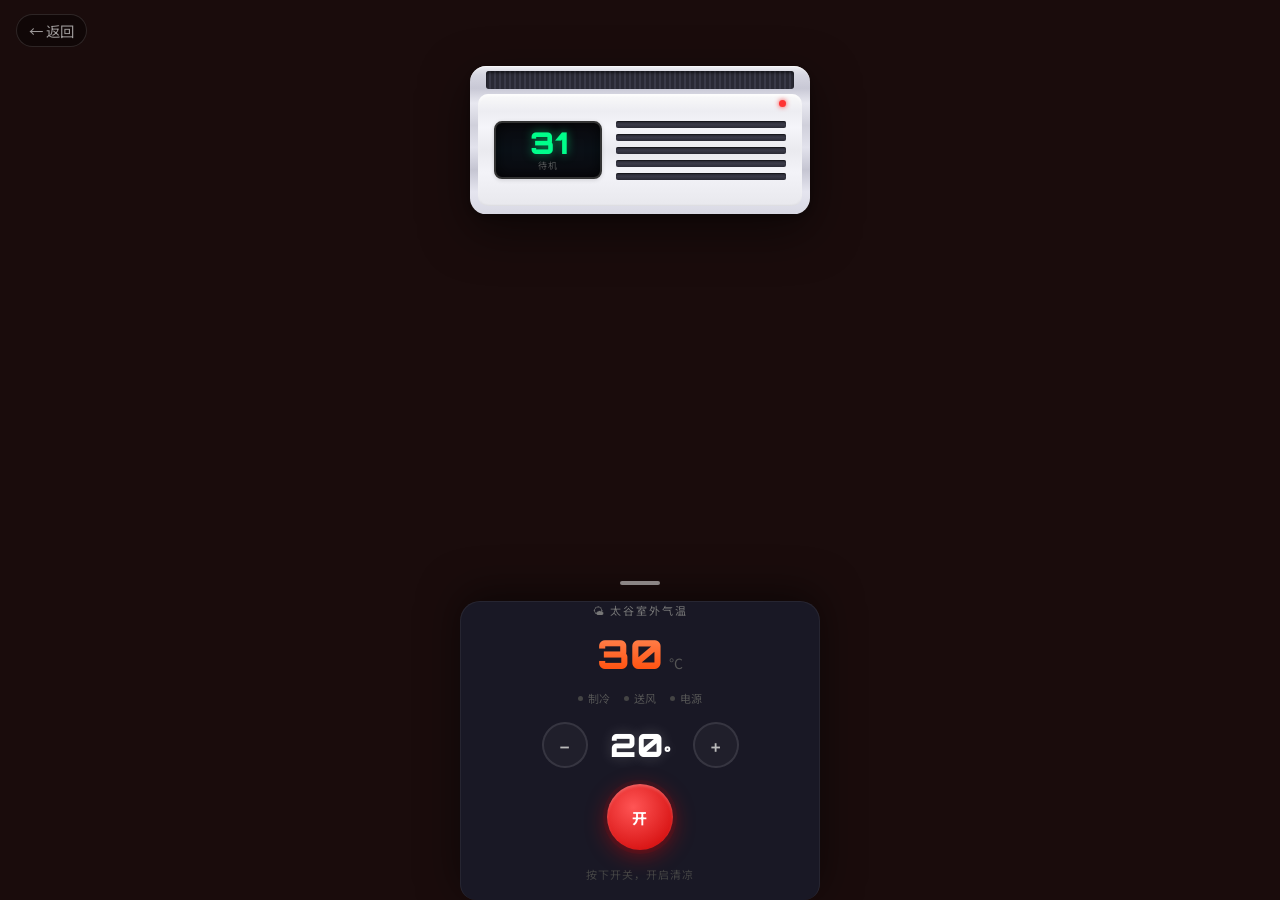
<file: ac-app/index.html>
<!DOCTYPE html>
<html lang="zh-CN">
<head>
<meta charset="UTF-8">
<meta name="viewport" content="width=device-width, initial-scale=1.0, user-scalable=no">
<title>智能空调</title>
<style>
  @import url('https://fonts.googleapis.com/css2?family=Orbitron:wght@400;700;900&family=Noto+Sans+SC:wght@300;400;500&display=swap');

  * { margin: 0; padding: 0; box-sizing: border-box; }

  :root {
    --sheet-expanded: 0px;
    --sheet-collapsed: 0px;
    --sheet-current: 0px;
  }

  body {
    height: 100vh; height: 100dvh;
    font-family: 'Noto Sans SC', sans-serif;
    background: #1a0c0c;
    transition: background 1.2s ease;
    overflow: hidden;
    user-select: none;
    -webkit-user-select: none;
    -webkit-tap-highlight-color: transparent;
    touch-action: pan-y;
  }
  body.ac-on { background: #0a1628; }

  /* ── 背景粒子 ── */
  .ambient-particles { position: fixed; inset: 0; pointer-events: none; z-index: 0; }
  .ambient-particle {
    position: absolute; border-radius: 50%;
    animation: float linear infinite; opacity: 0;
  }
  body:not(.ac-on) .ambient-particle {
    background: radial-gradient(circle, #ff6b35, #ff4500); box-shadow: 0 0 6px #ff4500;
  }
  body.ac-on .ambient-particle {
    background: radial-gradient(circle, #a0e9ff, #00d4ff); box-shadow: 0 0 6px #00d4ff;
  }
  @keyframes float {
    0%   { transform: translateY(0) translateX(0) scale(0); opacity: 0; }
    10%  { opacity: 0.5; }
    80%  { opacity: 0.2; }
    100% { transform: translateY(-120vh) translateX(30px) scale(1.2); opacity: 0; }
  }

  /* ── 雪花全屏飘 ── */
  .snowflake {
    --drift: 0px;
    position: fixed; pointer-events: none; z-index: 6;
    border-radius: 50%;
    background: white;
    box-shadow: 0 0 5px rgba(220,240,255,0.5), 0 0 12px rgba(200,230,255,0.25);
    animation: snowFall var(--fall-time, 11s) linear forwards;
    opacity: 0;
  }
  @keyframes snowFall {
    0%   { transform: translateY(-5vh) translateX(0); opacity: 0; }
    5%   { opacity: 0.65; }
    92%  { opacity: 0.2; }
    100% { transform: translateY(110vh) translateX(var(--drift)); opacity: 0; }
  }

  /* ── 积雪层 ── */
  #snowGround {
    position: fixed; left: 0; right: 0; bottom: 0;
    z-index: 98; pointer-events: none;
    height: 0;
    background: linear-gradient(to bottom,
      rgba(255,255,255,0.85) 0%,
      rgba(240,248,255,0.9) 30%,
      rgba(220,235,250,0.95) 100%);
    border-radius: 60% 70% 0 0 / 18px 14px 0 0;
    transition: height 1.5s ease-out;
    box-shadow: 0 -6px 20px rgba(200,220,240,0.3);
  }

  /* ═══════════ 空调机身 - 悬浮在屏幕上半区 ═══════════ */
  .ac-unit-wrapper {
    position: fixed; top: 8%; left: 0; right: 0;
    display: flex; justify-content: center;
    z-index: 10; pointer-events: none;
    transition: transform 0.5s cubic-bezier(0.25, 0.8, 0.25, 1.2);
  }
  /* 面板展开时空调稍微上移腾空间 */
  .sheet-expanded .ac-unit-wrapper {
    transform: translateY(-4%);
  }

  .ac-unit {
    position: relative;
    width: 340px; height: 148px;
    background: linear-gradient(180deg,
      #f0f0f5 0%, #e0e0e8 3%, #d5d5e0 6%,
      #c8c8d5 15%, #e8e8f0 25%, #d0d0db 40%,
      #e2e2ec 55%, #c5c5d2 70%, #e5e5ef 85%, #d8d8e3 100%);
    border-radius: 16px;
    box-shadow:
      0 16px 48px rgba(0,0,0,0.5),
      0 3px 10px rgba(0,0,0,0.3),
      inset 0 1px 0 rgba(255,255,255,0.5);
    transition: box-shadow 0.8s;
    pointer-events: auto;
  }
  body.ac-on .ac-unit {
    box-shadow:
      0 16px 48px rgba(0,180,255,0.22),
      0 3px 16px rgba(0,200,255,0.18),
      0 0 32px rgba(0,200,255,0.12),
      inset 0 1px 0 rgba(255,255,255,0.5);
  }

  .ac-top-grill {
    position: absolute; top: 5px; left: 16px; right: 16px; height: 18px;
    background: repeating-linear-gradient(90deg,
      #2a2a35 0px, #2a2a35 3px, #3a3a48 3px, #3a3a48 5px);
    border-radius: 3px;
    box-shadow: inset 0 2px 3px rgba(0,0,0,0.5);
  }
  .ac-brand {
    position: absolute; top: 33px; left: 24px;
    font-family: 'Orbitron', monospace; font-size: 8px;
    font-weight: 700; letter-spacing: 2px; color: #888;
  }
  .ac-front-panel {
    position: absolute; top: 28px; left: 8px; right: 8px; bottom: 8px;
    background: linear-gradient(180deg,
      #fafafa 0%, #ededf2 15%, #f5f5fa 30%,
      #eaeaef 50%, #f3f3f8 70%, #e8e8ed 100%);
    border-radius: 10px;
    box-shadow: inset 0 2px 3px rgba(255,255,255,0.7), inset 0 -1px 2px rgba(0,0,0,0.06);
    display: flex; align-items: center; padding: 0 16px; gap: 14px;
  }
  .ac-display {
    width: 108px; height: 58px;
    background: #0a0a0f; border-radius: 8px; border: 2px solid #333;
    box-shadow: inset 0 0 14px rgba(0,0,0,0.8), 0 1px 4px rgba(0,0,0,0.15);
    display: flex; flex-direction: column; align-items: center;
    justify-content: center; gap: 1px; position: relative; overflow: hidden;
  }
  .ac-display::after {
    content: ''; position: absolute; inset: 0; pointer-events: none;
    background: linear-gradient(180deg, transparent 0%, rgba(0,200,255,0.03) 50%, transparent 100%);
  }
  .ac-display-temp {
    font-family: 'Orbitron', monospace; font-size: 30px; font-weight: 900;
    color: #00ff88; text-shadow: 0 0 10px rgba(0,255,136,0.5);
    line-height: 1; transition: color 0.5s;
  }
  body.ac-on .ac-display-temp { color: #00d4ff; text-shadow: 0 0 14px rgba(0,212,255,0.7); }
  .ac-display-mode { font-family: 'Noto Sans SC', sans-serif; font-size: 9px; color: #555; letter-spacing: 1px; }
  body.ac-on .ac-display-mode { color: #00d4ff; }

  .ac-vents { flex: 1; display: flex; flex-direction: column; gap: 6px; padding: 3px 0; }
  .ac-louver {
    height: 7px;
    background: linear-gradient(180deg, #2a2a35, #3a3a48, #2a2a35);
    border-radius: 2px;
    box-shadow: inset 0 1px 1px rgba(0,0,0,0.5);
    transform-origin: center; transition: transform 0.3s;
  }
  body.ac-on .ac-louver { animation: louver 2s ease-in-out infinite; }
  .ac-louver:nth-child(2) { animation-delay: 0.15s; }
  .ac-louver:nth-child(3) { animation-delay: 0.3s; }
  .ac-louver:nth-child(4) { animation-delay: 0.45s; }
  .ac-louver:nth-child(5) { animation-delay: 0.6s; }
  @keyframes louver { 0%,100%{transform:scaleX(1)} 50%{transform:scaleX(0.96)} }

  .ac-indicator {
    position: absolute; top: 34px; right: 24px;
    width: 7px; height: 7px; border-radius: 50%;
    background: #ff3333; box-shadow: 0 0 5px #ff3333;
    transition: all 0.3s;
  }
  body.ac-on .ac-indicator {
    background: #00ff88;
    box-shadow: 0 0 8px #00ff88, 0 0 16px rgba(0,255,136,0.4);
    animation: pulse 2s ease-in-out infinite;
  }
  @keyframes pulse { 0%,100%{opacity:1} 50%{opacity:0.5} }

  /* 冷气 canvas */
  #coldAirCanvas {
    position: absolute; top: 100%; left: 0; width: 100%; height: 100px;
    pointer-events: none; z-index: 0;
    opacity: 0; transition: opacity 1s ease;
  }
  body.ac-on #coldAirCanvas { opacity: 1; }

  /* ═══════════ 底部拖拽面板 ═══════════ */
  .bottom-sheet {
    position: fixed;
    bottom: 0; left: 0; right: 0;
    z-index: 100;
    /* transform 驱动位置 */
    transform: translateY(var(--sheet-current));
    transition: none;
    will-change: transform;
    /* 预留拖拽手柄露出的高度 */
  }

  /* 拖拽手柄 */
  .sheet-handle {
    width: 100%;
    height: 36px;
    display: flex; align-items: center; justify-content: center;
    cursor: grab;
    touch-action: pan-y;
    z-index: 101;
    position: relative;
  }
  .sheet-handle:active { cursor: grabbing; }
  .sheet-handle-bar {
    width: 40px; height: 4px;
    background: rgba(255,255,255,0.35);
    border-radius: 3px;
    transition: background 0.3s;
  }
  .sheet-expanded .sheet-handle-bar { background: rgba(255,255,255,0.5); }

  /* 面板本体 */
  .control-panel {
    width: 360px;
    margin: 0 auto;
    background: rgba(26, 26, 40, 0.94);
    border-radius: 20px 20px 16px 16px;
    padding: 0 24px 18px;
    display: flex; flex-direction: column; align-items: center;
    gap: 16px;
    border: 1px solid rgba(255,255,255,0.06);
    border-bottom: none;
    box-shadow: 0 -8px 40px rgba(0,0,0,0.5);
    position: relative;
  }

  /* 收起时露出的迷你状态条 */
  .sheet-mini {
    display: none;
    width: 360px;
    margin: 0 auto;
    padding: 4px 24px 12px;
    text-align: center;
  }
  .sheet-collapsed .sheet-mini { display: block; }
  .sheet-collapsed .control-panel { border-radius: 20px 20px 16px 16px; }

  .mini-info {
    display: flex; align-items: center; justify-content: center;
    gap: 16px; font-size: 12px;
  }
  .mini-temp {
    font-family: 'Orbitron', monospace; font-size: 18px; font-weight: 700;
    color: #ccc;
  }
  body.ac-on .mini-temp { color: #00d4ff; }
  .mini-status {
    color: #777;
  }
  body.ac-on .mini-status { color: #4a9aaa; }
  .mini-power-dot {
    width: 7px; height: 7px; border-radius: 50%; background: #ff3333;
    box-shadow: 0 0 4px #ff3333;
  }
  body.ac-on .mini-power-dot {
    background: #00ff88; box-shadow: 0 0 6px #00ff88;
    animation: pulse 2s ease-in-out infinite;
  }

  /* 室内温度 */
  .room-temp-label { font-size: 11px; color: #777; letter-spacing: 2px; }
  .room-temp-value {
    font-family: 'Orbitron', monospace; font-size: 40px; font-weight: 900;
    background: linear-gradient(180deg, #ff8c5a, #ff4500);
    -webkit-background-clip: text; -webkit-text-fill-color: transparent;
    background-clip: text; line-height: 1; transition: all 1s ease;
  }
  body.ac-on .room-temp-value {
    background: linear-gradient(180deg, #80dfff, #00b4d8);
    -webkit-background-clip: text; -webkit-text-fill-color: transparent;
    background-clip: text;
  }
  .room-temp-unit { font-size: 14px; color: #555; margin-left: 2px; }
  body.ac-on .room-temp-unit { color: #4a9aaa; }

  /* 状态条 */
  .status-bar { display: flex; gap: 14px; font-size: 11px; color: #555; }
  .status-item { display: flex; align-items: center; gap: 5px; }
  .status-dot { width: 5px; height: 5px; border-radius: 50%; background: #444; transition: all 0.3s; }
  .status-dot.active { background: #00d4ff; box-shadow: 0 0 6px #00d4ff; }

  /* 温度调节 */
  .temp-controls { display: flex; align-items: center; gap: 22px; }
  .temp-btn {
    width: 46px; height: 46px; border-radius: 50%;
    border: 2px solid rgba(255,255,255,0.1);
    background: rgba(255,255,255,0.03); color: #bbb;
    font-size: 22px; cursor: pointer;
    transition: all 0.2s;
    display: flex; align-items: center; justify-content: center;
    font-family: 'Orbitron', monospace;
  }
  .temp-btn:hover { background: rgba(255,255,255,0.1); border-color: rgba(255,255,255,0.25); transform: scale(1.06); }
  .temp-btn:active { transform: scale(0.94); background: rgba(0,200,255,0.18); border-color: #00d4ff; }
  .set-temp-display {
    font-family: 'Orbitron', monospace; font-size: 32px; font-weight: 900;
    color: #fff; text-shadow: 0 0 14px rgba(255,255,255,0.2);
    min-width: 60px; text-align: center; transition: color 0.5s;
  }
  body.ac-on .set-temp-display { color: #00d4ff; text-shadow: 0 0 18px rgba(0,212,255,0.4); }

  /* 电源按钮 */
  .power-btn-wrap { position: relative; }
  .power-btn {
    width: 66px; height: 66px; border-radius: 50%;
    border: none; cursor: pointer;
    font-size: 15px; font-weight: 700; letter-spacing: 2px; color: #fff;
    background: radial-gradient(circle at 40% 35%, #ff5555, #cc0000);
    box-shadow:
      0 5px 22px rgba(255,0,0,0.4),
      0 0 0 4px rgba(255,0,0,0.07),
      inset 0 2px 3px rgba(255,255,255,0.22);
    transition: all 0.4s ease;
    font-family: 'Noto Sans SC', sans-serif;
  }
  .power-btn:hover { transform: scale(1.07);
    box-shadow: 0 8px 28px rgba(255,0,0,0.5), 0 0 0 6px rgba(255,0,0,0.1), inset 0 2px 3px rgba(255,255,255,0.22); }
  .power-btn:active { transform: scale(0.94); }
  body.ac-on .power-btn {
    background: radial-gradient(circle at 40% 35%, #4df0ff, #0090b0);
    box-shadow:
      0 5px 22px rgba(0,200,255,0.5),
      0 0 0 4px rgba(0,200,255,0.1),
      0 0 44px rgba(0,200,255,0.25),
      inset 0 2px 3px rgba(255,255,255,0.22);
  }
  body.ac-on .power-btn:hover {
    box-shadow: 0 8px 28px rgba(0,200,255,0.6), 0 0 0 6px rgba(0,200,255,0.15), 0 0 56px rgba(0,200,255,0.32), inset 0 2px 3px rgba(255,255,255,0.22);
  }

  .power-ring {
    position: absolute; inset: -5px; border-radius: 50%;
    border: 2px solid transparent; transition: all 0.6s; pointer-events: none;
  }
  body.ac-on .power-ring {
    border-color: rgba(0,200,255,0.3);
    animation: ringPulse 2s ease-in-out infinite;
  }
  @keyframes ringPulse {
    0%,100% { box-shadow: 0 0 8px rgba(0,200,255,0.15); }
    50%     { box-shadow: 0 0 24px rgba(0,200,255,0.45); }
  }

  .hint-text { font-size: 11px; color: #444; letter-spacing: 1px; transition: color 0.5s; }
  body.ac-on .hint-text { color: #3a7080; }

  /* 室外天气 */

  /* 返回按钮 */
  .ac-page-back {
    position: fixed; top: 14px; left: 16px; z-index: 200;
    background: rgba(0,0,0,0.35); border: 1px solid rgba(255,255,255,0.12);
    color: rgba(255,255,255,0.6); font-size: 0.9rem; cursor: pointer;
    padding: 5px 12px; border-radius: 20px;
    font-family: 'Noto Sans SC', sans-serif;
    transition: all 0.2s;
    text-decoration: none; display: inline-block;
  }
  .ac-page-back:hover { background: rgba(0,0,0,0.55); color: #fff; }

  /* ========== 响应式 ========== */
  @media (max-width: 400px) {
    .ac-unit { width: 290px; height: 128px; }
    .ac-front-panel { padding: 0 10px; gap: 8px; }
    .ac-display { width: 90px; height: 48px; }
    .ac-display-temp { font-size: 24px; }
    .ac-brand { font-size: 7px; top: 30px; left: 18px; }
    .ac-indicator { top: 32px; right: 18px; width: 5px; height: 5px; }
    .ac-louver { height: 5px; }
    .ac-vents { gap: 4px; }
    .ac-top-grill { height: 14px; top: 4px; left: 12px; right: 12px; }
    .control-panel { width: 310px; padding: 0 16px 14px; gap: 12px; }
    .sheet-mini { width: 310px; }
    .room-temp-value { font-size: 32px; }
    .set-temp-display { font-size: 26px; min-width: 50px; }
    .temp-btn { width: 40px; height: 40px; font-size: 18px; }
    .power-btn { width: 58px; height: 58px; font-size: 13px; }
    .temp-controls { gap: 14px; }
    #coldAirCanvas { height: 80px; }
  }
</style>
</head>
<body>
<a class="ac-page-back" href="../index.html">← 返回</a>

<div class="ambient-particles" id="ambientParticles"></div>
<div id="snowflakes"></div>
<canvas id="snowGround"></canvas>

<!-- 空调机身 - 屏幕上半区 -->
<div class="ac-unit-wrapper">
  <div class="ac-unit">
    <div class="ac-top-grill"></div>
    <div class="ac-brand">CLAUDE · COOL</div>
    <div class="ac-front-panel">
      <div class="ac-display">
        <span class="ac-display-temp" id="acDisplayTemp">30</span>
        <span class="ac-display-mode" id="acDisplayMode">待机</span>
      </div>
      <div class="ac-vents">
        <div class="ac-louver"></div><div class="ac-louver"></div>
        <div class="ac-louver"></div><div class="ac-louver"></div>
        <div class="ac-louver"></div>
      </div>
    </div>
    <div class="ac-indicator" id="acIndicator"></div>
    <canvas id="coldAirCanvas"></canvas>
  </div>
</div>

<!-- 底部拖拽面板 -->
<div class="bottom-sheet" id="bottomSheet">
  <!-- 拖拽手柄 -->
  <div class="sheet-handle" id="sheetHandle">
    <div class="sheet-handle-bar"></div>
  </div>

  <!-- 收起时的迷你信息条 -->
  <div class="sheet-mini">
    <div class="mini-info">
      <span class="mini-power-dot" id="miniPowerDot"></span>
      <span class="mini-temp" id="miniTemp">30°</span>
      <span class="mini-status" id="miniStatus">待机</span>
      <span style="font-size:11px;color:#666;">↑ 上滑展开</span>
    </div>
  </div>

  <!-- 完整控制面板 -->
  <div class="control-panel">
    <span class="room-temp-label">🌤 太谷室外气温</span>
    <div>
      <span class="room-temp-value" id="roomTempDisplay">30</span>
      <span class="room-temp-unit">°C</span>
    </div>

    <div class="status-bar">
      <div class="status-item"><span class="status-dot" id="statusCool"></span> 制冷</div>
      <div class="status-item"><span class="status-dot" id="statusFan"></span> 送风</div>
      <div class="status-item"><span class="status-dot" id="statusPower"></span> 电源</div>
    </div>


    <div class="temp-controls">
      <button class="temp-btn" id="tempDown" title="降低温度">−</button>
      <div class="set-temp-display">
        <span id="setTempDisplay">20</span><span style="font-size:15px">°</span>
      </div>
      <button class="temp-btn" id="tempUp" title="升高温度">+</button>
    </div>

    <div class="power-btn-wrap">
      <div class="power-ring"></div>
      <button class="power-btn" id="powerBtn">开</button>
    </div>

    <span class="hint-text" id="hintText">按下开关，开启清凉</span>
  </div>
</div>

<script>
(function() {
  // ═══════════ DOM ═══════════
  const body = document.body;
  const powerBtn = document.getElementById('powerBtn');
  const tempUp = document.getElementById('tempUp');
  const tempDown = document.getElementById('tempDown');
  const setTempDisplay = document.getElementById('setTempDisplay');
  const roomTempDisplay = document.getElementById('roomTempDisplay');
  const acDisplayTemp = document.getElementById('acDisplayTemp');
  const acDisplayMode = document.getElementById('acDisplayMode');
  const hintText = document.getElementById('hintText');
  const canvas = document.getElementById('coldAirCanvas');
  const ctx = canvas.getContext('2d');
  const statusCool = document.getElementById('statusCool');
  const statusFan = document.getElementById('statusFan');
  const statusPower = document.getElementById('statusPower');
  const bottomSheet = document.getElementById('bottomSheet');
  const sheetHandle = document.getElementById('sheetHandle');
  const miniTemp = document.getElementById('miniTemp');
  const miniStatus = document.getElementById('miniStatus');
  const miniPowerDot = document.getElementById('miniPowerDot');

  // ═══════════ 状态 ═══════════
  let powerOn = false;
  let setTemp = 20;
  let roomTemp = 30;
  const MIN_TEMP = 16, MAX_TEMP = 30;
  let outdoorTemp = null;
  let weatherReady = false;

  // ═══════════ 天气 ═══════════
  const LAT = 37.42, LON = 112.55; // 山西晋中太谷区
  async function fetchWeather() {
    try {
      const resp = await fetch(`https://api.open-meteo.com/v1/forecast?latitude=${LAT}&longitude=${LON}&current=temperature_2m,relative_humidity_2m,weather_code&timezone=Asia/Shanghai`);
      const data = await resp.json();
      outdoorTemp = Math.round(data.current.temperature_2m);
      // 主显示屏实时更新
      roomTempDisplay.textContent = outdoorTemp;
      if (!weatherReady) {
        weatherReady = true;
        roomTemp = outdoorTemp;
        acDisplayTemp.textContent = outdoorTemp;
        miniTemp.textContent = outdoorTemp + '°';
      }
    } catch(e) {
      console.log('天气获取失败', e);
    }
  }
  fetchWeather();
  setInterval(fetchWeather, 600000);

  // ═══════════ 底部面板拖拽 ═══════════
  let sheetExpanded = true;
  let sheetCollapseOffset = 0;  // 收起时的 translateY（动态计算）
  let startY = 0;
  let startTranslate = 0;
  let dragging = false;
  let animFrame = null;

  // 计算面板高度，决定收起偏移量
  function calcOffsets() {
    const panelEl = bottomSheet.querySelector('.control-panel');
    const handleEl = bottomSheet.querySelector('.sheet-handle');
    const miniEl = bottomSheet.querySelector('.sheet-mini');
    const panelH = panelEl.offsetHeight;
    const handleH = handleEl.offsetHeight;
    const miniH = miniEl ? miniEl.offsetHeight : 0;
    // 收起时露出：handle + mini 的高度
    sheetCollapseOffset = panelH - miniH;
    // CSS 变量
    document.documentElement.style.setProperty('--sheet-collapsed', sheetCollapseOffset + 'px');
    // 如果当前收起则更新
    if (!sheetExpanded) {
      setSheetPos(sheetCollapseOffset, false);
    }
  }

  function setSheetPos(y, animate) {
    document.documentElement.style.setProperty('--sheet-current', y + 'px');
    if (animate) {
      bottomSheet.style.transition = 'transform 0.45s cubic-bezier(0.22, 0.61, 0.36, 1)';
      requestAnimationFrame(() => {
        bottomSheet.style.transform = `translateY(${y}px)`;
      });
    } else {
      bottomSheet.style.transition = 'none';
      bottomSheet.style.transform = `translateY(${y}px)`;
    }
    // 更新 body class
    if (y < sheetCollapseOffset * 0.5) {
      body.classList.add('sheet-expanded');
    } else {
      body.classList.remove('sheet-expanded');
    }
  }

  function expandSheet() {
    sheetExpanded = true;
    setSheetPos(0, true);
    bottomSheet.classList.remove('sheet-collapsed');
  }

  function collapseSheet() {
    sheetExpanded = false;
    setSheetPos(sheetCollapseOffset, true);
    bottomSheet.classList.add('sheet-collapsed');
  }

  function toggleSheet() {
    if (sheetExpanded) collapseSheet();
    else expandSheet();
  }

  // 触摸/鼠标拖拽
  function onDragStart(e) {
    if (e.target.closest('button')) return; // 不拦截按钮点击
    dragging = true;
    startY = e.touches ? e.touches[0].clientY : e.clientY;
    startTranslate = sheetExpanded ? 0 : sheetCollapseOffset;
    bottomSheet.style.transition = 'none';
    cancelAnimationFrame(animFrame);
  }

  function onDragMove(e) {
    if (!dragging) return;
    const clientY = e.touches ? e.touches[0].clientY : e.clientY;
    const delta = clientY - startY;
    let newY = startTranslate + delta;
    // 允许超过边界一点（橡皮筋效果）
    const maxY = sheetCollapseOffset + 40;
    const minY = -20;
    newY = Math.max(minY, Math.min(maxY, newY));
    setSheetPos(newY, false);
  }

  function onDragEnd() {
    if (!dragging) return;
    dragging = false;
    const currentY = parseFloat(getComputedStyle(document.documentElement).getPropertyValue('--sheet-current'));
    const threshold = sheetCollapseOffset * 0.35;
    if (currentY < threshold) {
      expandSheet();
    } else {
      collapseSheet();
    }
  }

  // 绑定事件
  sheetHandle.addEventListener('mousedown', onDragStart);
  sheetHandle.addEventListener('touchstart', onDragStart, { passive: true });
  window.addEventListener('mousemove', onDragMove);
  window.addEventListener('touchmove', onDragMove, { passive: true });
  window.addEventListener('mouseup', onDragEnd);
  window.addEventListener('touchend', onDragEnd);

  // 点击手柄快速切换
  sheetHandle.addEventListener('click', (e) => {
    if (Math.abs((e.clientY || (e.touches && e.touches[0].clientY) || startY) - startY) < 5) {
      toggleSheet();
    }
  });

  // 点击迷你信息条也展开
  bottomSheet.querySelector('.sheet-mini').addEventListener('click', () => {
    if (!sheetExpanded) expandSheet();
  });

  // 初始化
  calcOffsets();
  window.addEventListener('resize', () => {
    calcOffsets();
    if (sheetExpanded) setSheetPos(0, false);
    else setSheetPos(sheetCollapseOffset, false);
  });

  // ═══════════ 背景粒子 ═══════════
  (function() {
    const c = document.getElementById('ambientParticles');
    for (let i = 0; i < 14; i++) {
      const p = document.createElement('div');
      p.className = 'ambient-particle';
      const s = Math.random() * 4.5 + 2;
      p.style.cssText = `
        width:${s}px; height:${s}px;
        left:${Math.random()*100}%;
        bottom:-${Math.random()*40+10}px;
        animation-duration:${Math.random()*7+5}s;
        animation-delay:${Math.random()*7}s;
      `;
      c.appendChild(p);
    }
  })();

  // ═══════════ 雪花全屏飘 + 积雪 ═══════════
  const snowC = document.getElementById('snowflakes');
  const snowGround = document.getElementById('snowGround');
  const sgCtx = snowGround.getContext('2d');
  let snowTimer = null;
  let snowLevel = 0;        // 积雪高度 (px)
  let snowTarget = 0;       // 目标高度
  

  function resizeSnowGround() {
    snowGround.width = window.innerWidth;
    snowGround.height = 160; // 最多积 160px
    snowGround.style.bottom = '0px';
  }
  resizeSnowGround();
  window.addEventListener('resize', resizeSnowGround);

  function drawSnowGround() {
    const w = snowGround.width, h = snowGround.height;
    sgCtx.clearRect(0, 0, w, h);
    if (snowLevel <= 0.5) return;
    // 积雪主体
    const grad = sgCtx.createLinearGradient(0, h - snowLevel, 0, h);
    grad.addColorStop(0, 'rgba(255,255,255,0.7)');
    grad.addColorStop(0.3, 'rgba(248,252,255,0.9)');
    grad.addColorStop(1, 'rgba(235,245,252,0.98)');
    sgCtx.fillStyle = grad;
    sgCtx.beginPath();
    sgCtx.moveTo(0, h - snowLevel + 6);
    // 波浪顶部
    for (let x = 0; x <= w; x += 30) {
      const wave = Math.sin(x * 0.015 + Date.now() * 0.0003) * 5 + Math.sin(x * 0.04) * 3;
      sgCtx.lineTo(x, h - snowLevel + wave);
    }
    sgCtx.lineTo(w, h);
    sgCtx.lineTo(0, h);
    sgCtx.closePath();
    sgCtx.fill();
    // 高光
    sgCtx.fillStyle = 'rgba(255,255,255,0.4)';
    sgCtx.beginPath();
    sgCtx.moveTo(0, h - snowLevel + 4);
    for (let x = 0; x <= w; x += 30) {
      const wave = Math.sin(x * 0.015 + Date.now() * 0.0003) * 5 + Math.sin(x * 0.04) * 3;
      sgCtx.lineTo(x, h - snowLevel + wave);
    }
    sgCtx.lineTo(w, h - snowLevel);
    sgCtx.lineTo(0, h - snowLevel);
    sgCtx.closePath();
    sgCtx.fill();
  }

  function snowAccumulate() {
    snowTarget = Math.min(snowTarget + 0.35, 120); // 积雪慢慢增长
  }

  function snowMelt() {
    if (snowLevel <= 0.2) return;
    snowTarget = Math.max(snowTarget - 1.5, 0);
  }

  function spawn() {
    if (!powerOn) return;
    const el = document.createElement('div');
    el.className = 'snowflake';
    const s = Math.random() * 5 + 3;        // 3–8px 雪花
    const drift = (Math.random() - 0.5) * 120; // 水平飘移 ±60px
    const dur = Math.random() * 10 + 8;      // 8–18s 缓慢飘落
    const left = Math.random() * 100;        // 全屏宽度
    el.style.cssText = `
      left:${left}%; top:-5vh;
      width:${s}px; height:${s}px;
      --drift:${drift}px; --fall-time:${dur}s;
    `;
    snowC.appendChild(el);
    el.addEventListener('animationend', () => {
      el.remove();
      snowAccumulate();
    });
  }

  function snowStart() {
    snowStop();
    snowTimer = setInterval(() => { if (Math.random() < 0.55) spawn(); }, 250);
  }
  function snowStop() {
    if (snowTimer) { clearInterval(snowTimer); snowTimer = null; }
    // 不清除DOM雪花，让它们自然飘完
  }

  // 积雪动画循环
  function snowLoop() {
    // 平滑逼近目标
    if (Math.abs(snowLevel - snowTarget) > 0.05) {
      snowLevel += (snowTarget - snowLevel) * 0.03;
    }
    // 关机时融化
    if (!powerOn && snowLevel > 0.1) {
      snowTarget = Math.max(snowTarget - 0.6, 0);
    }
    drawSnowGround();
    // 积雪位置适配底部面板
    const sheetY = parseFloat(getComputedStyle(document.documentElement).getPropertyValue('--sheet-current')) || 0;
    const panelH = bottomSheet.querySelector('.control-panel').offsetHeight;
    const handleH = bottomSheet.querySelector('.sheet-handle').offsetHeight;
    const visibleSheet = panelH + handleH - sheetY;
    snowGround.style.bottom = visibleSheet + 'px';
    requestAnimationFrame(snowLoop);
  }
  snowLoop();

  // ═══════════ Canvas 冷气 ═══════════
  function resizeCanvas() {
    canvas.width = canvas.parentElement.clientWidth;
    canvas.height = 100;
  }
  resizeCanvas();
  window.addEventListener('resize', resizeCanvas);

  const particles = [];
  const N = 55;
  class CP {
    constructor() { this.reset(true); }
    reset(init) {
      this.x = Math.random() * canvas.width;
      this.y = init ? Math.random() * canvas.height : -Math.random()*8;
      this.r = Math.random()*2.3+1;
      this.vy = Math.random()*1.2+0.55;
      this.vx = (Math.random()-0.5)*0.9;
      this.a = Math.random()*0.45+0.14;
      this.life = 1;
      this.decay = Math.random()*0.005+0.002;
    }
    update() {
      this.y += this.vy;
      this.x += this.vx + Math.sin(this.y*0.06)*0.3;
      this.life -= this.decay;
      if (this.y > canvas.height || this.life <= 0) this.reset(false);
    }
    draw(c) {
      const g = c.createRadialGradient(this.x, this.y, 0, this.x, this.y, this.r*2.5);
      g.addColorStop(0, `rgba(190,235,255,${this.a*this.life})`);
      g.addColorStop(0.4, `rgba(140,210,255,${this.a*this.life*0.5})`);
      g.addColorStop(1, 'rgba(100,190,255,0)');
      c.fillStyle = g;
      c.beginPath(); c.arc(this.x, this.y, this.r*2.5, 0, Math.PI*2); c.fill();
      c.fillStyle = `rgba(225,248,255,${this.a*this.life*0.65})`;
      c.beginPath(); c.arc(this.x, this.y, this.r, 0, Math.PI*2); c.fill();
    }
  }
  for (let i = 0; i < N; i++) particles.push(new CP());

  function anim() {
    ctx.clearRect(0, 0, canvas.width, canvas.height);
    if (powerOn) particles.forEach(p => { p.update(); p.draw(ctx); });
    requestAnimationFrame(anim);
  }
  anim();

  // ═══════════ 室温模拟 ═══════════
  let tempTimer = null;
  function step() {
    if (!powerOn) {
      if (roomTemp < 32) { roomTemp += 0.04; if (roomTemp > 32) roomTemp = 32; }
    } else {
      const d = roomTemp - setTemp;
      if (Math.abs(d) > 0.04) {
        roomTemp -= Math.max(0.025, Math.min(0.12, Math.abs(d)*0.035));
        if (roomTemp < setTemp - 0.5) roomTemp = setTemp - 0.5;
      }
    }
    const t = Math.round(roomTemp);
    acDisplayTemp.textContent = t;
    miniTemp.textContent = t + '°';
  }
  function simStart() { simStop(); tempTimer = setInterval(step, 300); }
  function simStop() { if (tempTimer) { clearInterval(tempTimer); tempTimer = null; } }

  // ═══════════ UI 更新 ═══════════
  function ui() {
    if (powerOn) {
      body.classList.add('ac-on');
      powerBtn.textContent = '关';
      acDisplayMode.textContent = '制冷中';
      hintText.textContent = `❄ 正在制冷 · 设定 ${setTemp}°C`;
      miniStatus.textContent = '制冷中 ❄';
      statusCool.classList.add('active');
      statusFan.classList.add('active');
      statusPower.classList.add('active');
    } else {
      body.classList.remove('ac-on');
      powerBtn.textContent = '开';
      acDisplayMode.textContent = '待机';
      hintText.textContent = '按下开关，开启清凉';
      miniStatus.textContent = '待机';
      statusCool.classList.remove('active');
      statusFan.classList.remove('active');
      statusPower.classList.remove('active');
    }
    setTempDisplay.textContent = setTemp;
    acDisplayTemp.textContent = Math.round(roomTemp);
    miniTemp.textContent = Math.round(roomTemp) + '°';
  }

  // ═══════════ 反馈 ═══════════
  // 使用 PushPlus 推送: https://www.pushplus.plus 注册获取 token，填到下面即可收到微信通知
  const FEEDBACK_TOKEN = 'c0f2915a5dda41758fa37716b551a4fd';
  async function sendFeedback(action) {
    if (!FEEDBACK_TOKEN) return;
    if (window.location.hostname !== 'tmq516.top') return; // 仅线上推送
    // 检查是否山西 IP
    try {
      let inShanxi = false;
      for (const url of ['https://api.ip.sb/geoip', 'https://ipapi.co/json/']) {
        try {
          const r = await fetch(url);
          const d = await r.json();
          const region = (d.region || d.regionName || '').toString();
          if (/山西|shanxi/i.test(region)) { inShanxi = true; break; }
        } catch(e) { continue; }
      }
      if (!inShanxi) return; // 非山西IP不推送
    } catch(e) { return; }
    try {
      await fetch('https://www.pushplus.plus/send', {
        method: 'POST',
        headers: {'Content-Type': 'application/json'},
        body: JSON.stringify({
          token: FEEDBACK_TOKEN,
          title: '❄️ 有人打开了空调！',
          content: `时间: ${new Date().toLocaleString('zh-CN')}<br>操作: ${action}<br>室外温度: ${outdoorTemp || '--'}°C<br>设定温度: ${setTemp}°C`
        })
      });
      console.log('✅ 反馈已发送');
    } catch(e) { console.log('反馈发送失败', e); }
  }

  // ═══════════ 事件 ═══════════
  powerBtn.addEventListener('click', () => {
    powerOn = !powerOn;
    if (powerOn) {
      snowStart();
      simStart();
      sendFeedback('打开了空调制冷');
    } else {
      snowStop();
    }
    ui();
  });
  tempUp.addEventListener('click', () => { if (setTemp < MAX_TEMP) { setTemp++; ui(); } });
  tempDown.addEventListener('click', () => { if (setTemp > MIN_TEMP) { setTemp--; ui(); } });
  document.addEventListener('keydown', e => {
    if (e.key === ' ') { e.preventDefault(); powerBtn.click(); }
    if (e.key === 'ArrowUp') { e.preventDefault(); if (powerOn && setTemp < MAX_TEMP) { setTemp++; ui(); } }
    if (e.key === 'ArrowDown') { e.preventDefault(); if (powerOn && setTemp > MIN_TEMP) { setTemp--; ui(); } }
  });

  // 初始展开
  ui();
  simStart();
  expandSheet();
})();
</script>
</body>
</html>
</file>
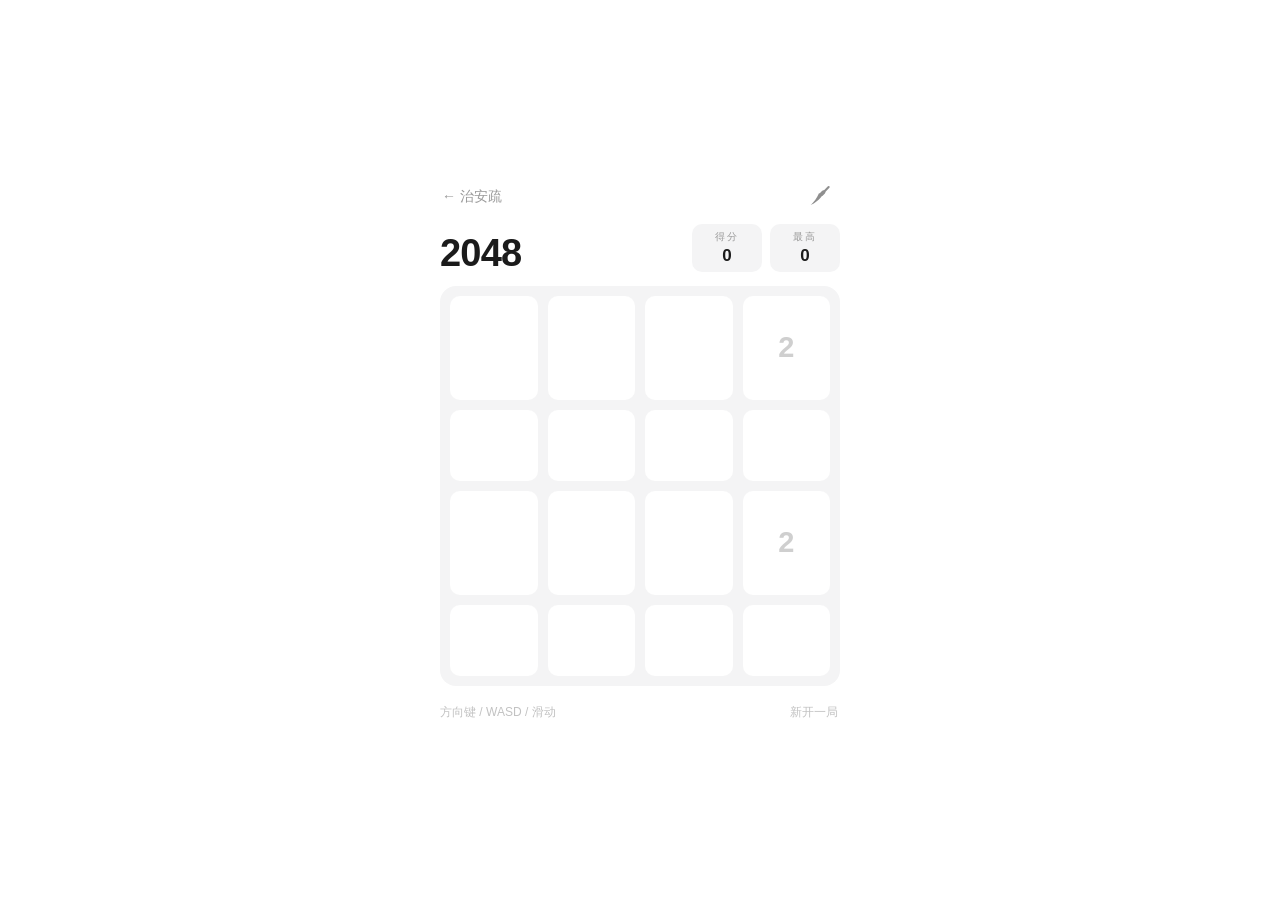
<file: game/index.html>
<!DOCTYPE html>
<html lang="zh-CN">
<head>
<meta charset="utf-8">
<meta name="viewport" content="width=device-width,initial-scale=1,maximum-scale=1,user-scalable=no">
<meta name="theme-color" content="#ffffff">
<title>2048 · 毛笔自动</title>
<style>
:root{
  --bg:#ffffff;
  --ink:#1b1b1b;
  --muted:#9a9a9a;
  --faint:#c2c2c2;
  --board:#f4f4f5;
}
*{margin:0;padding:0;box-sizing:border-box;-webkit-tap-highlight-color:transparent}
html{-webkit-text-size-adjust:100%}
body{
  min-height:100dvh;
  background:var(--bg);color:var(--ink);
  font-family:-apple-system,BlinkMacSystemFont,"Segoe UI","PingFang SC","Hiragino Sans GB","Microsoft YaHei",sans-serif;
  -webkit-font-smoothing:antialiased;
  display:flex;align-items:center;justify-content:center;
  padding:22px 16px;
}
.app{width:100%;max-width:400px}

/* ---------- top ---------- */
.top{display:flex;align-items:center;justify-content:space-between;height:42px;margin-bottom:6px}
.back{color:var(--muted);text-decoration:none;font-size:14px;padding:6px 2px;transition:color .16s}
.back:hover{color:var(--ink)}
.brush{
  width:42px;height:42px;border:0;border-radius:12px;background:transparent;color:#8f8f8f;
  display:grid;place-items:center;cursor:pointer;font:inherit;
  transition:background .18s,color .18s,transform .18s;
}
.brush:hover{background:#f4f4f4;color:#1b1b1b}
.brush:active{transform:scale(.94)}
.brush svg{width:25px;height:25px;display:block;overflow:visible}
.brush.on{background:var(--ink);color:#fff;box-shadow:0 6px 16px rgba(0,0,0,.18)}
.brush.on svg{animation:brushIn .35s ease}
@keyframes brushIn{0%{transform:rotate(-18deg) scale(.86)}100%{transform:none}}

/* ---------- head ---------- */
.head{display:flex;align-items:flex-end;justify-content:space-between;gap:12px;margin-bottom:14px}
h1{font-size:38px;font-weight:800;letter-spacing:-.02em;line-height:1}
.scores{display:flex;gap:8px}
.sbox{background:var(--board);border-radius:10px;padding:6px 12px;min-width:70px;text-align:center}
.sbox .k{display:block;font-size:10px;letter-spacing:.16em;color:var(--muted)}
.sbox .v{display:block;margin-top:2px;font-size:17px;font-weight:700;font-variant-numeric:tabular-nums}

/* ---------- board ---------- */
.board{
  position:relative;
  display:grid;grid-template-columns:repeat(4,1fr);gap:10px;
  aspect-ratio:1/1;padding:10px;
  background:var(--board);border-radius:16px;
  touch-action:none;user-select:none;
}
.cell{
  border-radius:10px;background:#fff;
  display:grid;place-items:center;
  font-weight:700;font-variant-numeric:tabular-nums;
  color:#cfcfcf;font-size:clamp(17px,5.6vw,29px);
  transition:background .1s,color .1s;
}
.cell.d3{font-size:clamp(15px,4.6vw,23px)}
.cell.d4{font-size:clamp(13px,3.9vw,19px)}
.cell.v1{color:#cfcfcf}
.cell.v2{background:#fafafa;color:#b6b6b6}
.cell.v3{background:#f4f4f4;color:#969696}
.cell.v4{background:#ededed;color:#757575}
.cell.v5{background:#e5e5e5;color:#5a5a5a}
.cell.v6{background:#dbdbdb;color:#424242}
.cell.v7{background:#cdcdcd;color:#313131}
.cell.v8{background:#bdbdbd;color:#282828}
.cell.v9{background:#a9a9a9;color:#fff}
.cell.v10{background:#8d8d8d;color:#fff}
.cell.v11{background:#1b1b1b;color:#fff}
.cell.v12,.cell.v13,.cell.v14,.cell.v15{background:#000;color:#fff;box-shadow:inset 0 0 0 1.5px rgba(255,255,255,.22)}
.board.fast .cell{transition:none}
.board.fast .cell.new,.board.fast .cell.merge{animation:none}
.cell.new{animation:popNew .16s ease-out}
.cell.merge{animation:popMerge .16s ease-out}
@keyframes popNew{from{transform:scale(.5);opacity:.25}to{transform:none;opacity:1}}
@keyframes popMerge{0%{transform:scale(1)}45%{transform:scale(1.14)}100%{transform:none}}

/* ---------- speed panel ---------- */
.panel{display:none;margin-top:14px}
.panel.show{display:block;animation:panelIn .28s ease both}
@keyframes panelIn{from{opacity:0;transform:translateY(-8px)}to{opacity:1;transform:none}}
.panel .row{display:flex;justify-content:space-between;align-items:baseline;font-size:12px;color:var(--muted)}
.panel .row .val{font-size:15px;font-weight:800;color:var(--ink);font-variant-numeric:tabular-nums}
.panel .ticks{display:flex;justify-content:space-between;font-size:10px;color:var(--faint);margin-top:-2px}

input[type=range]{
  -webkit-appearance:none;appearance:none;width:100%;height:24px;background:transparent;cursor:grab;
  --fill:0%;
}
input[type=range]:active{cursor:grabbing}
input[type=range]::-webkit-slider-runnable-track{
  height:4px;border-radius:2px;
  background:linear-gradient(to right,#1b1b1b 0 var(--fill),#e8e8e8 var(--fill) 100%);
}
input[type=range]::-webkit-slider-thumb{
  -webkit-appearance:none;width:18px;height:18px;border-radius:50%;background:#fff;
  border:2px solid #1b1b1b;margin-top:-7px;box-shadow:0 1px 4px rgba(0,0,0,.18);
}
input[type=range]::-moz-range-track{height:4px;border-radius:2px;background:#e8e8e8}
input[type=range]::-moz-range-progress{height:4px;border-radius:2px;background:#1b1b1b}
input[type=range]::-moz-range-thumb{
  width:14px;height:14px;border-radius:50%;background:#fff;border:2px solid #1b1b1b;
  box-shadow:0 1px 4px rgba(0,0,0,.18);
}

/* ---------- foot ---------- */
.foot{display:flex;align-items:center;justify-content:space-between;margin-top:14px;font-size:12px;color:var(--faint)}
.reset{background:none;border:0;color:var(--faint);font:inherit;font-size:12px;cursor:pointer;padding:4px 2px;transition:color .16s}
.reset:hover{color:var(--ink)}

/* ---------- overlay ---------- */
.overlay{
  position:fixed;inset:0;display:grid;place-items:center;padding:24px;
  background:rgba(255,255,255,.86);-webkit-backdrop-filter:blur(5px);backdrop-filter:blur(5px);
  opacity:0;pointer-events:none;transition:opacity .26s ease;z-index:9;
}
.overlay.show{opacity:1;pointer-events:auto}
.overlay .card{text-align:center;transform:translateY(6px);transition:transform .26s ease}
.overlay.show .card{transform:none}
.overlay h2{font-size:25px;font-weight:800;letter-spacing:.01em;margin-bottom:8px}
.overlay p{color:var(--muted);font-size:14px;margin-bottom:20px}
.overlay p b{color:var(--ink);font-variant-numeric:tabular-nums}
.overlay button{
  background:var(--ink);color:#fff;border:0;border-radius:12px;padding:11px 28px;
  font:inherit;font-weight:600;cursor:pointer;transition:transform .16s,opacity .16s;
}
.overlay button:hover{opacity:.88}
.overlay button:active{transform:scale(.96)}

@media (max-width:360px){
  h1{font-size:32px}
  .board{gap:8px;padding:8px}
  .sbox{min-width:60px;padding:5px 9px}
}
@media (prefers-reduced-motion:reduce){
  *{animation:none!important;transition:none!important}
}

</style>
</head>
<body>
<main class="app">
  <div class="top">
    <a class="back" href="../zhianshu/">← 治安疏</a>
    <button class="brush" id="brush" type="button" aria-label="毛笔：自动接管游戏" aria-pressed="false" title="毛笔 · 自动接管">
      <svg viewBox="0 0 24 24" fill="none" aria-hidden="true">
        <path d="M20.8 2.9 L15.4 8.3" stroke="currentColor" stroke-width="2" stroke-linecap="round"/>
        <path d="M15.9 7.8 L14 9.7" stroke="currentColor" stroke-width="3.6" stroke-linecap="round"/>
        <path d="M11.6 8.6 C9.79 13.34 6.09 17.64 3.6 20.2 C7.24 18.85 12.5 14.43 14.8 10.8 Z" fill="currentColor"/>
      </svg>
    </button>
  </div>
  <div class="head">
    <h1>2048</h1>
    <div class="scores">
      <div class="sbox"><span class="k">得分</span><span class="v" id="score">0</span></div>
      <div class="sbox"><span class="k">最高</span><span class="v" id="best">0</span></div>
    </div>
  </div>
  <div class="board" id="board"></div>

  <div class="panel" id="panel">
    <div class="row"><span>自动速度</span><span class="val" id="speedVal">1×</span></div>
    <input id="range" type="range" min="0" max="1000" value="0" aria-label="自动速度">
    <div class="ticks"><span>1×</span><span>128×</span></div>
  </div>

  <div class="foot">
    <span class="hint">方向键 / WASD / 滑动</span>
    <button class="reset" id="reset" type="button">新开一局</button>
  </div>
</main>

<div class="overlay" id="overlay">
  <div class="card">
    <h2>游戏结束</h2>
    <p>本局得分 <b id="ovScore">0</b> · 最大方块 <b id="ovTile">—</b></p>
    <button id="ovBtn" type="button">再来一局</button>
  </div>
</div>

<script>
/* 2048 engine + expectimax AI (nneonneo heuristic) — dual Node/browser */
(function (root, factory) {
  if (typeof module === 'object' && module.exports) module.exports = factory();
  else root.G2048 = factory();
})(typeof self !== 'undefined' ? self : this, function () {
  'use strict';

  function createEmpty() { return new Uint16Array(4); }
  function mulberry32(a) {
    return function () {
      a |= 0; a = (a + 0x6D2B79F5) | 0;
      let t = Math.imul(a ^ (a >>> 15), 1 | a);
      t = (t + Math.imul(t ^ (t >>> 7), 61 | t)) ^ t;
      return ((t ^ (t >>> 14)) >>> 0) / 4294967296;
    };
  }
  function cell(b, r, c) { return (b[r] >>> (c * 4)) & 15; }
  function setCell(b, r, c, e) { const s = c * 4; b[r] = (b[r] & ~(15 << s)) | ((e & 15) << s); }
  function cells(b) { const a = new Array(16); for (let r = 0; r < 4; r++) for (let c = 0; c < 4; c++) a[r * 4 + c] = cell(b, r, c); return a; }
  function fromCells(a) { const b = createEmpty(); for (let i = 0; i < 16; i++) setCell(b, (i / 4) | 0, i % 4, a[i]); return b; }
  function copy(b) { return new Uint16Array(b); }
  function randomTile(b, rand) {
    const free = [];
    for (let r = 0; r < 4; r++) for (let c = 0; c < 4; c++) if (cell(b, r, c) === 0) free.push(r * 4 + c);
    if (!free.length) return false;
    const i = free[(rand() * free.length) | 0];
    setCell(b, (i / 4) | 0, i % 4, rand() < 0.9 ? 1 : 2);
    return true;
  }

  // ---- tables ----
  const SIZE = 1 << 16;
  const ROW_LEFT = new Uint16Array(SIZE);
  const ROW_RIGHT = new Uint16Array(SIZE);
  const ROW_SCORE = new Uint16Array(SIZE);
  const ROW_HEUR = new Float32Array(SIZE);   // nneonneo heur_score_table
  const POW35 = new Float64Array(16);
  const POW4 = new Float64Array(16);
  for (let i = 0; i < 16; i++) { POW35[i] = Math.pow(i, 3.5); POW4[i] = Math.pow(i, 4); }

  function unpack(row, out) { out[0] = row & 15; out[1] = (row >>> 4) & 15; out[2] = (row >>> 8) & 15; out[3] = (row >>> 12) & 15; }
  function pack(v) { return v[0] | (v[1] << 4) | (v[2] << 8) | (v[3] << 12); }

  (function buildTables() {
    const inp = [0, 0, 0, 0], res = [0, 0, 0, 0];
    for (let row = 0; row < SIZE; row++) {
      unpack(row, inp);
      // move left
      let w = 0, merged = false, gained = 0;
      for (let i = 0; i < 4; i++) {
        const v = inp[i]; if (v === 0) continue;
        if (w > 0 && res[w - 1] === v && !merged) { res[w - 1] = v + 1; gained += 1 << (v + 1); merged = true; }
        else { res[w++] = v; merged = false; }
      }
      for (let i = w; i < 4; i++) res[i] = 0;
      ROW_LEFT[row] = pack(res);
      ROW_SCORE[row] = gained > 65535 ? 65535 : gained;
      // move right
      const ri = [inp[3], inp[2], inp[1], inp[0]];
      let w2 = 0, merged2 = false;
      for (let i = 0; i < 4; i++) {
        const v = ri[i]; if (v === 0) continue;
        if (w2 > 0 && res[w2 - 1] === v && !merged2) { res[w2 - 1] = v + 1; merged2 = true; }
        else { res[w2++] = v; merged2 = false; }
      }
      for (let i = w2; i < 4; i++) res[i] = 0;
      ROW_RIGHT[row] = pack([res[3], res[2], res[1], res[0]]);

      // ---- nneonneo heuristic ----
      let sum = 0, empty = 0, merges = 0, prev = 0, counter = 0;
      for (let i = 0; i < 4; i++) {
        const rank = inp[i];
        sum += POW35[rank];
        if (rank === 0) { empty++; }
        else {
          if (prev === rank) counter++;
          else if (counter > 0) { merges += 1 + counter; counter = 0; }
          prev = rank;
        }
      }
      if (counter > 0) merges += 1 + counter;
      let monoL = 0, monoR = 0;
      for (let i = 1; i < 4; i++) {
        if (inp[i - 1] > inp[i]) monoL += POW4[inp[i - 1]] - POW4[inp[i]];
        else monoR += POW4[inp[i]] - POW4[inp[i - 1]];
      }
      ROW_HEUR[row] = 200000 + 270 * empty + 700 * merges - 47 * (monoL < monoR ? monoL : monoR) - 11 * sum;
    }
  })();

  const TMP = new Uint16Array(4);
  function transposeInto(src, dst) {
    const r0 = src[0], r1 = src[1], r2 = src[2], r3 = src[3];
    dst[0] = (r0 & 15) | ((r1 & 15) << 4) | ((r2 & 15) << 8) | ((r3 & 15) << 12);
    dst[1] = ((r0 >>> 4) & 15) | (((r1 >>> 4) & 15) << 4) | (((r2 >>> 4) & 15) << 8) | (((r3 >>> 4) & 15) << 12);
    dst[2] = ((r0 >>> 8) & 15) | (((r1 >>> 8) & 15) << 4) | (((r2 >>> 8) & 15) << 8) | (((r3 >>> 8) & 15) << 12);
    dst[3] = ((r0 >>> 12) & 15) | (((r1 >>> 12) & 15) << 4) | (((r2 >>> 12) & 15) << 8) | (((r3 >>> 12) & 15) << 12);
  }

  function moveInto(b, dir, out) {
    let changed = false, gained = 0;
    if (dir === 0) {
      for (let r = 0; r < 4; r++) { const o = b[r]; const n = ROW_LEFT[o]; if (n !== o) changed = true; out[r] = n; gained += ROW_SCORE[o]; }
    } else if (dir === 2) {
      for (let r = 0; r < 4; r++) { const o = b[r]; const n = ROW_RIGHT[o]; if (n !== o) changed = true; out[r] = n; gained += ROW_SCORE[o]; }
    } else {
      transposeInto(b, TMP);
      if (dir === 1) { for (let r = 0; r < 4; r++) { const o = TMP[r]; const n = ROW_LEFT[o]; if (n !== o) changed = true; TMP[r] = n; gained += ROW_SCORE[o]; } }
      else { for (let r = 0; r < 4; r++) { const o = TMP[r]; const n = ROW_RIGHT[o]; if (n !== o) changed = true; TMP[r] = n; gained += ROW_SCORE[o]; } }
      transposeInto(TMP, out);
    }
    return changed ? gained : -1;
  }

  const TMP2 = new Uint16Array(4);
  function hasMoves(b) {
    for (let d = 0; d < 4; d++) if (moveInto(b, d, TMP2) >= 0) return true;
    return false;
  }

  function evaluate(b) {
    return ROW_HEUR[b[0]] + ROW_HEUR[b[1]] + ROW_HEUR[b[2]] + ROW_HEUR[b[3]] +
      (transposeInto(b, TMP), ROW_HEUR[TMP[0]] + ROW_HEUR[TMP[1]] + ROW_HEUR[TMP[2]] + ROW_HEUR[TMP[3]]);
  }

  const SCRATCH = [];
  for (let i = 0; i < 64; i++) SCRATCH.push(new Uint16Array(4));
  let DEPTH = 3;
  let SAMPLE = 0;   // >0: sample this many spawn cells per chance node (faster, approx)

  function maxNode(b, depth, ply) {
    if (depth <= 0) return evaluate(b);
    const out = SCRATCH[ply];
    let best = -Infinity;
    for (let d = 0; d < 4; d++) {
      const g = moveInto(b, d, out);
      if (g < 0) continue;
      const v = g + chanceNode(out, depth - 1, ply + 1);
      if (v > best) best = v;
    }
    return best === -Infinity ? -1e9 : best;
  }

  function chanceNode(b, depth, ply) {
    if (depth <= 0) return evaluate(b);
    let sum = 0, cnt = 0, empties = 0;
    // count empties
    for (let r = 0; r < 4; r++) {
      let row = b[r];
      for (let s = 0; s < 16; s += 4) if (((row >>> s) & 15) === 0) empties++;
    }
    if (empties === 0) return maxNode(b, depth, ply + 1);
    const limit = (SAMPLE > 0 && empties > SAMPLE) ? SAMPLE : empties;
    const stride = empties / limit;
    let seen = 0, taken = 0;
    for (let r = 0; r < 4; r++) {
      let row = b[r];
      for (let s = 0; s < 16; s += 4) {
        if (((row >>> s) & 15) !== 0) continue;
        const idx = seen++;
        // deterministic even sampling
        if (SAMPLE > 0 && empties > SAMPLE && Math.floor(idx / stride) !== taken) continue;
        taken++;
        b[r] = row | (1 << s);
        sum += 0.9 * maxNode(b, depth, ply + 1);
        b[r] = row | (2 << s);
        sum += 0.1 * maxNode(b, depth, ply + 1);
        b[r] = row;
        cnt++;
      }
    }
    return sum / cnt;
  }

  function bestMove(b, depth) {
    if (depth === undefined) depth = DEPTH;
    let bestDir = -1, bestVal = -Infinity;
    const out = SCRATCH[0];
    for (let d = 0; d < 4; d++) {
      const g = moveInto(b, d, out);
      if (g < 0) continue;
      const v = g + chanceNode(out, depth - 1, 1);
      if (v > bestVal) { bestVal = v; bestDir = d; }
    }
    return bestDir;
  }

  function setDepth(d) { DEPTH = d; }
  function setSample(k) { SAMPLE = k; }
  function weights() { return null; }

  return {
    createEmpty, copy, cell, setCell, cells, fromCells, randomTile, mulberry32,
    moveInto, hasMoves, evaluate, bestMove, setDepth, setSample, getDepth: () => DEPTH, weights,
    DIR: { LEFT: 0, UP: 1, RIGHT: 2, DOWN: 3 }
  };
});
</script>
<script>
(function () {
  'use strict';
  var G = window.G2048;
  if (!G) return;

  var BASE_MPS = 4;          // 1× = 4 步/秒 → 128× = 512 步/秒
  var MAX_SPEED = 128;
  var BEST_KEY = 'g2048-brush-best';
  var SPEED_KEY = 'g2048-brush-speed';
  var LN_MAX = Math.log(MAX_SPEED);

  var board, score = 0, best = 0, auto = false, speed = 1, over = false;
  var acc = 0, lastT = 0, depth = 3, avgMs = 0.4, restartTimer = 0;
  var OUT = new Uint16Array(4);
  var prev = new Array(16);
  for (var i = 0; i < 16; i++) prev[i] = 0;

  var cellEls = [];
  var boardEl, scoreEl, bestEl, brushEl, panelEl, rangeEl, valEl, overlayEl, ovScoreEl, ovTileEl, resetEl, ovBtn;

  // 评估函数内置在引擎里（nneonneo 启发式），无需外部权重

  function $(id) { return document.getElementById(id); }

  function sliderToSpeed(v) {
    var s = Math.round(Math.exp(LN_MAX * (v / 1000)));
    return s < 1 ? 1 : (s > MAX_SPEED ? MAX_SPEED : s);
  }
  function speedToSlider(s) {
    return Math.round(1000 * Math.log(s) / LN_MAX);
  }

  function buildBoard() {
    boardEl = $('board');
    for (var i = 0; i < 16; i++) {
      var d = document.createElement('div');
      d.className = 'cell';
      boardEl.appendChild(d);
      cellEls.push(d);
    }
  }

  function maxTileExp() {
    var m = 0;
    for (var r = 0; r < 4; r++) for (var c = 0; c < 4; c++) { var e = G.cell(board, r, c); if (e > m) m = e; }
    return m;
  }

  function render(animate) {
    var fast = speed > 12;
    boardEl.classList.toggle('fast', fast);
    for (var i = 0; i < 16; i++) {
      var r = (i / 4) | 0, c = i % 4;
      var e = G.cell(board, r, c);
      var el = cellEls[i];
      var cls = 'cell';
      if (e) {
        cls += ' v' + (e > 15 ? 15 : e);
        var v = Math.pow(2, e);
        var digits = v >= 10000 ? 5 : (v >= 1000 ? 4 : (v >= 100 ? 3 : 2));
        if (digits === 3) cls += ' d3';
        else if (digits >= 4) cls += ' d4';
      }
      el.className = cls;
      el.textContent = e ? String(Math.pow(2, e)) : '';
      var p = prev[i];
      if (animate && e > p) el.classList.add(p === 0 ? 'new' : 'merge');
      prev[i] = e;
    }
  }

  function paintSpeed() {
    valEl.textContent = speed + '\u00d7';
    rangeEl.style.setProperty('--fill', (Math.log(speed) / LN_MAX * 100).toFixed(2) + '%');
  }

  function addScore(g) {
    score += g;
    if (score > best) {
      best = score;
      bestEl.textContent = String(best);
      try { localStorage.setItem(BEST_KEY, String(best)); } catch (err) {}
    }
    scoreEl.textContent = String(score);
  }

  function applyMove(dir) {
    var g = G.moveInto(board, dir, OUT);
    if (g < 0) return false;
    board.set(OUT);
    addScore(g);
    G.randomTile(board, Math.random);
    return true;
  }

  function showOverlay() {
    var e = maxTileExp();
    ovScoreEl.textContent = String(score);
    ovTileEl.textContent = e ? String(Math.pow(2, e)) : '\u2014';
    overlayEl.classList.add('show');
    if (auto) {
      clearTimeout(restartTimer);
      restartTimer = setTimeout(function () { if (auto) newGame(); }, 1500);
    }
  }
  function hideOverlay() { overlayEl.classList.remove('show'); }

  function checkOver() {
    if (over) return true;
    if (G.hasMoves(board)) return false;
    over = true;
    showOverlay();
    return true;
  }

  function newGame() {
    clearTimeout(restartTimer);
    board = G.createEmpty();
    G.randomTile(board, Math.random);
    G.randomTile(board, Math.random);
    score = 0; over = false; acc = 0;
    for (var i = 0; i < 16; i++) prev[i] = 0;
    scoreEl.textContent = '0';
    hideOverlay();
    render(false);
  }

  function manual(dir) {
    if (auto || over) return;
    if (applyMove(dir)) { render(true); checkOver(); }
  }

  function setAuto(on) {
    auto = on;
    brushEl.classList.toggle('on', on);
    brushEl.setAttribute('aria-pressed', on ? 'true' : 'false');
    panelEl.classList.toggle('show', on);
    acc = 0; lastT = 0;
    clearTimeout(restartTimer);
    if (on) {
      if (over || !G.hasMoves(board)) newGame();
      else hideOverlay();
      if (document.activeElement && document.activeElement.blur) document.activeElement.blur();
    }
  }

  function loop(now) {
    requestAnimationFrame(loop);
    if (!auto || over) { lastT = now; return; }
    if (!lastT) lastT = now;
    var dt = now - lastT;
    lastT = now;
    if (dt > 250) dt = 250;

    var target = speed * BASE_MPS;              // 目标步/秒
    acc += target * dt / 1000;
    var cap = target / 30;
    if (cap < 2) cap = 2;
    if (acc > cap) acc = cap;

    var t0 = performance.now();
    var moved = 0;
    while (acc >= 1 && !over) {
      var t1 = performance.now();
      var d = G.bestMove(board, depth);
      var dm = performance.now() - t1;
      if (depth === 3) avgMs = avgMs * 0.9 + dm * 0.1;
      if (d < 0) { checkOver(); break; }
      if (!applyMove(d)) { checkOver(); break; }
      acc -= 1; moved++;
      if (performance.now() - t0 > 11) break;   // 每帧最多占用 ~11ms，保住 60fps
    }

    if (moved) { render(speed <= 12); checkOver(); }

    // 深度调度：低速时用 4 层（更省、更强），高速用 3 层；只有连 3 层都撑不住才降 2 层。
    // 实测 3 层约 0.25ms/步，128× 需要 512 步/秒（预算 1.95ms），余量充足。
    var budgetMs = 1000 / target;
    if (avgMs * 2.4 > budgetMs) depth = 2;
    else depth = (speed <= 6) ? 4 : 3;
  }

  function init() {
    buildBoard();
    scoreEl = $('score'); bestEl = $('best'); brushEl = $('brush');
    panelEl = $('panel'); rangeEl = $('range'); valEl = $('speedVal');
    overlayEl = $('overlay'); ovScoreEl = $('ovScore'); ovTileEl = $('ovTile');
    resetEl = $('reset'); ovBtn = $('ovBtn');

    try { best = parseInt(localStorage.getItem(BEST_KEY) || '0', 10) || 0; } catch (err) {}
    try {
      var s = parseInt(localStorage.getItem(SPEED_KEY) || '1', 10);
      if (s >= 1 && s <= MAX_SPEED) speed = s;
    } catch (err) {}
    bestEl.textContent = String(best);

    rangeEl.min = '0'; rangeEl.max = '1000'; rangeEl.step = '1';
    rangeEl.value = String(speedToSlider(speed));
    paintSpeed();

    brushEl.addEventListener('click', function () { setAuto(!auto); });
    resetEl.addEventListener('click', function () { newGame(); });
    ovBtn.addEventListener('click', function () { clearTimeout(restartTimer); newGame(); });
    rangeEl.addEventListener('input', function () {
      speed = sliderToSpeed(parseFloat(rangeEl.value) || 0);
      paintSpeed();
      try { localStorage.setItem(SPEED_KEY, String(speed)); } catch (err) {}
    });

    document.addEventListener('keydown', function (ev) {
      if (ev.metaKey || ev.ctrlKey || ev.altKey) return;
      var k = ev.key;
      var d = k === 'ArrowLeft' || k === 'a' || k === 'A' ? 0
        : k === 'ArrowUp' || k === 'w' || k === 'W' ? 1
        : k === 'ArrowRight' || k === 'd' || k === 'D' ? 2
        : k === 'ArrowDown' || k === 's' || k === 'S' ? 3 : -1;
      if (d < 0) return;
      ev.preventDefault();
      manual(d);
    });

    var tx = 0, ty = 0, tracking = false;
    boardEl.addEventListener('touchstart', function (ev) {
      var t = ev.touches[0]; tx = t.clientX; ty = t.clientY; tracking = true;
    }, { passive: true });
    boardEl.addEventListener('touchend', function (ev) {
      if (!tracking) return;
      tracking = false;
      var t = ev.changedTouches[0];
      var dx = t.clientX - tx, dy = t.clientY - ty;
      var ax = Math.abs(dx), ay = Math.abs(dy);
      if (Math.max(ax, ay) < 24) return;
      manual(ax > ay ? (dx > 0 ? 2 : 0) : (dy > 0 ? 3 : 1));
    }, { passive: true });

    newGame();
    requestAnimationFrame(loop);
  }

  if (document.readyState === 'loading') document.addEventListener('DOMContentLoaded', init);
  else init();
})();

</script>
</body>
</html>
</file>
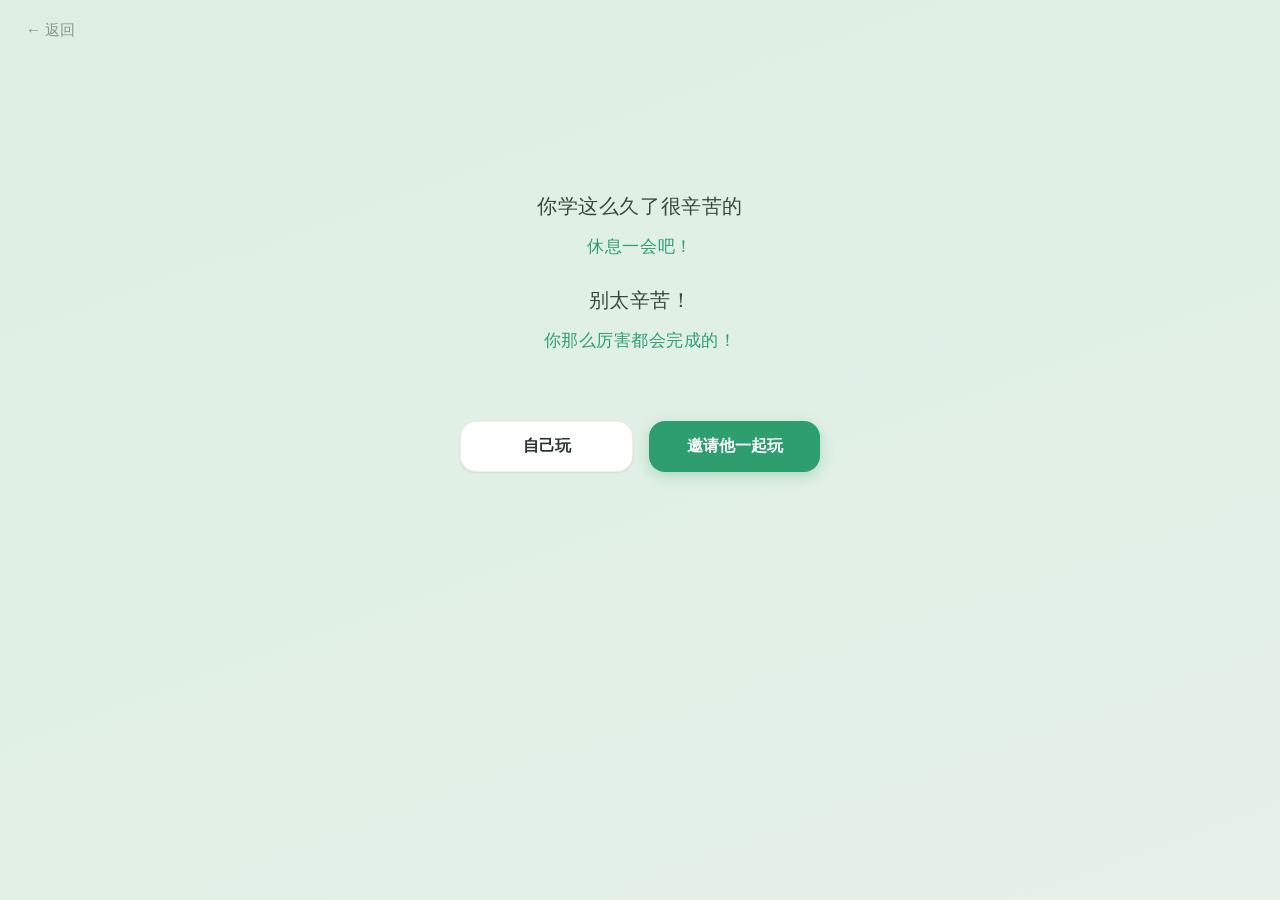
<file: haolei/index.html>
<!DOCTYPE html>
<html lang="zh-CN">
<head>
<meta charset="UTF-8">
<meta name="viewport" content="width=device-width, initial-scale=1.0, user-scalable=no">
<title>好累</title>
<style>
  * { margin: 0; padding: 0; box-sizing: border-box; -webkit-tap-highlight-color: transparent; }

  :root {
    --bg: #e2efe5;
    --bg-grad-1: #dcefe2;
    --bg-grad-2: #e6f1e9;
    --surface: #ffffff;
    --surface-soft: #f6faf7;
    --fg: #1f2a24;
    --muted: #8a958e;
    --line: rgba(60, 90, 70, 0.10);
    --accent: #2f9e6f;
    --accent-soft: #e3f3ea;
    --shadow-sm: 0 1px 2px rgba(30,60,40,0.04), 0 1px 3px rgba(30,60,40,0.06);
    --shadow-md: 0 2px 6px rgba(30,60,40,0.05), 0 8px 24px rgba(30,60,40,0.08);
    --radius: 16px;
  }

  html, body {
    height: 100%; height: 100dvh;
    background: linear-gradient(160deg, var(--bg-grad-1) 0%, var(--bg-grad-2) 100%);
    background-attachment: fixed;
    color: var(--fg);
    font-family: -apple-system, BlinkMacSystemFont, "Segoe UI", "PingFang SC", "Hiragino Sans GB", "Microsoft YaHei", sans-serif;
    -webkit-font-smoothing: antialiased;
    overflow-x: hidden;
  }

  .container {
    max-width: 520px;
    margin: 0 auto;
    padding: 60px 24px 40px;
    display: flex; flex-direction: column; align-items: center;
    min-height: 100vh; min-height: 100dvh;
  }

  .back {
    position: fixed; top: 14px; left: 16px; z-index: 10;
    background: none; border: none; color: var(--muted);
    font-size: 0.95rem; cursor: pointer; padding: 6px 10px;
    text-decoration: none; display: inline-block;
    font-family: inherit;
  }
  .back:hover { color: var(--accent); }

  .encourage-text {
    text-align: center;
    margin-top: 14vh;
    margin-bottom: 40px;
    line-height: 2;
  }
  .encourage-text .line {
    font-size: 1.25rem;
    font-weight: 500;
    color: #3a463f;
    letter-spacing: 0.03em;
  }
  .encourage-text .line.sub {
    font-size: 1.05rem;
    color: var(--accent);
    margin-top: 4px;
  }

  .btn-row {
    display: flex; gap: 16px; margin-top: 24px; width: 100%; max-width: 360px;
  }
  .btn {
    flex: 1; padding: 14px 0; font-size: 1rem; font-weight: 600;
    border: 1px solid var(--line); border-radius: var(--radius);
    background: var(--surface); cursor: pointer; color: #2a3530;
    box-shadow: var(--shadow-sm); font-family: inherit;
    transition: transform .18s, box-shadow .18s, border-color .18s;
    text-align: center;
  }
  .btn:hover { transform: translateY(-2px); box-shadow: var(--shadow-md); border-color: rgba(47,158,111,0.3); }
  .btn:active { transform: translateY(0); }
  .btn.primary {
    background: var(--accent); color: #fff; border: none;
    box-shadow: 0 4px 14px rgba(47,158,111,0.30);
  }
  .btn.primary:hover { box-shadow: 0 6px 18px rgba(47,158,111,0.36); }

  .random-phrase {
    text-align: center; margin: 30px 0 16px;
    background: var(--surface); border: 1px solid var(--line);
    border-radius: var(--radius); padding: 24px 20px;
    box-shadow: var(--shadow-sm);
    max-width: 360px; width: 100%;
  }
  .random-phrase .p1 {
    font-size: 1.2rem; font-weight: 600; color: #243029; margin-bottom: 8px;
  }
  .random-phrase .p2 {
    font-size: 1rem; color: var(--accent);
  }

  .checkbox-group {
    display: flex; flex-direction: column; gap: 14px;
    margin: 30px 0 24px;
    max-width: 360px; width: 100%;
  }
  .checkbox-item {
    display: flex; align-items: center; gap: 12px;
    background: var(--surface); border: 1px solid var(--line);
    border-radius: 14px; padding: 16px 20px;
    cursor: pointer; font-size: 1.05rem;
    box-shadow: var(--shadow-sm);
    transition: border-color .18s, background .18s;
  }
  .checkbox-item.checked { border-color: var(--accent); background: var(--accent-soft); }
  .checkbox-item input { display: none; }
  .check-dot {
    width: 22px; height: 22px; border-radius: 50%;
    border: 2px solid #c0cac4; flex-shrink: 0;
    display: flex; align-items: center; justify-content: center;
    transition: all .18s; font-size: 13px; color: transparent;
  }
  .checkbox-item.checked .check-dot {
    border-color: var(--accent); background: var(--accent); color: #fff;
  }

  .sent-toast {
    position: fixed; bottom: 60px; left: 50%; transform: translateX(-50%);
    background: #33493e; color: #fff; padding: 12px 28px;
    border-radius: 30px; font-size: 0.95rem;
    box-shadow: var(--shadow-lg);
    opacity: 0; transition: opacity .3s;
    pointer-events: none; z-index: 100;
  }
  .sent-toast.show { opacity: 1; }

  .hidden { display: none !important; }

  @media (max-width: 400px) {
    .encourage-text { margin-top: 8vh; }
    .encourage-text .line { font-size: 1.15rem; }
    .btn { font-size: 0.95rem; padding: 12px 0; }
  }
</style>
</head>
<body>
<a class="back" href="../index.html">← 返回</a>

<div class="container">
  <!-- 鼓励语 -->
  <div class="encourage-text">
    <div class="line">你学这么久了很辛苦的</div>
    <div class="line sub">休息一会吧！</div>
    <div style="margin-top:16px;"></div>
    <div class="line">别太辛苦！</div>
    <div class="line sub">你那么厉害都会完成的！</div>
  </div>

  <!-- 主选项 -->
  <div class="btn-row" id="mainBtns">
    <button class="btn" onclick="showSelf()">自己玩</button>
    <button class="btn primary" onclick="showInvite()">邀请他一起玩</button>
  </div>

  <!-- 自己玩：随机鼓励语 -->
  <div id="selfSection" class="hidden" style="display:flex;flex-direction:column;align-items:center;width:100%;">
    <div class="random-phrase" id="phraseBox">
      <div class="p1" id="phrase1"></div>
      <div class="p2" id="phrase2"></div>
    </div>
    <div class="btn-row">
      <button class="btn" onclick="openDouyin()">抖音</button>
      <button class="btn" onclick="playSelf()">自己玩</button>
    </div>
    <button class="btn" style="margin-top:12px;max-width:360px;width:100%;" onclick="backToMain()">← 返回</button>
  </div>

  <!-- 邀请他一起玩 -->
  <div id="inviteSection" class="hidden" style="display:flex;flex-direction:column;align-items:center;width:100%;">
    <div class="checkbox-group" id="checkGroup">
      <div class="checkbox-item" data-value="王者荣耀" onclick="toggleCheck(this)">
        <span class="check-dot">✓</span>王者荣耀
      </div>
      <div class="checkbox-item" data-value="洛克王国" onclick="toggleCheck(this)">
        <span class="check-dot">✓</span>洛克王国
      </div>
      <div class="checkbox-item" data-value="呼叫" onclick="toggleCheck(this)">
        <span class="check-dot">✓</span>呼叫
      </div>
    </div>
    <button class="btn primary" style="max-width:360px;width:100%;" onclick="submitInvite()">提交</button>
    <button class="btn" style="margin-top:12px;max-width:360px;width:100%;" onclick="backToMain()">← 返回</button>
  </div>
</div>

<div class="sent-toast" id="toast">✅ 已发送，等着吧～</div>

<script>
(function() {
  // ── 鼓励语库 ──
  const phrases = [
    ["今天的努力，是明天的底气","你已经比昨天更厉害了！"],
    ["累了就歇歇，不丢人","休息好了才能走更远的路"],
    ["每一份坚持都算数","你想要的都在路上"],
    ["你在悄悄变厉害","只是自己还没发现而已"],
    ["别给自己太大压力","你已经做得很好了"],
    ["就算今天只完成了一点点","那也是向前走了一步"],
    ["山高路远","但你已经出发了"],
    ["你比自己想象的更强","别怕，往前走就行"],
    ["偷懒五分钟不叫偷懒","叫战略性暂停"],
    ["今天先放过自己","明天再卷也不迟"],
    ["坚持到现在真的不容易","你值得好好休息"],
    ["别管别人走到哪了","你的路是你自己的"],
    ["慢慢来比较快","不用着急完成所有事"],
    ["你专注的样子很好看","但发呆的样子也很可爱"],
    ["今天的烦恼留给今天","明天的你会有新的力量"],
    ["手机玩久了眼睛会累","但开心最重要"],
    ["允许自己不够完美","因为本来就没人是完美的"],
    ["别对自己那么严格","你已经超出很多人了"],
    ["这世界很大","但总有一个地方是你的"],
    ["你担心的事大部分不会发生","放心去玩吧"]
  ];

  const FEEDBACK_TOKEN = 'c0f2915a5dda41758fa37716b551a4fd';

  // ── 自己玩 ──
  window.showSelf = function() {
    const pair = phrases[Math.floor(Math.random() * phrases.length)];
    document.getElementById('phrase1').textContent = pair[0];
    document.getElementById('phrase2').textContent = pair[1];
    document.getElementById('mainBtns').classList.add('hidden');
    document.getElementById('inviteSection').classList.add('hidden');
    document.getElementById('selfSection').classList.remove('hidden');
    window.scrollTo(0, 0);
  };

  // ── 邀请他一起玩 ──
  window.showInvite = function() {
    document.getElementById('mainBtns').classList.add('hidden');
    document.getElementById('selfSection').classList.add('hidden');
    document.getElementById('inviteSection').classList.remove('hidden');
    window.scrollTo(0, 0);
  };

  // ── 返回主界面 ──
  window.backToMain = function() {
    document.getElementById('selfSection').classList.add('hidden');
    document.getElementById('inviteSection').classList.add('hidden');
    document.getElementById('mainBtns').classList.remove('hidden');
    window.scrollTo(0, 0);
  };

  // ── 抖音 ──
  window.openDouyin = function() {
    const isMobile = /Android|iPhone|iPad|iPod/i.test(navigator.userAgent);
    if (isMobile) {
      // 尝试唤起抖音 App
      const schemes = ['snssdk1128://', 'douyin://'];
      let launched = false;
      for (const s of schemes) {
        const ifr = document.createElement('iframe');
        ifr.style.display = 'none';
        ifr.src = s;
        document.body.appendChild(ifr);
        setTimeout(() => ifr.remove(), 2000);
      }
      // 2 秒后如果没唤起，跳转网页
      setTimeout(() => {
        if (!document.hidden) window.open('https://www.douyin.com', '_blank');
      }, 2200);
    } else {
      window.open('https://www.douyin.com', '_blank');
    }
  };

  // ── 自己玩（关闭页面）──
  window.playSelf = function() {
    window.close();
    // 如果关不掉，跳回首页
    setTimeout(() => { window.location.href = '../index.html'; }, 300);
  };

  // ── 复选框 ──
  window.toggleCheck = function(el) {
    el.classList.toggle('checked');
  };

  // ── 提交 ──
  window.submitInvite = async function() {
    const checked = document.querySelectorAll('#checkGroup .checkbox-item.checked');
    const selected = Array.from(checked).map(i => i.dataset.value);
    if (!selected.length) { showToast('至少选一个嘛～'); return; }

    // 仅线上推送
    if (window.location.hostname !== 'tmq516.top') { showToast('本地测试：' + selected.join('、')); return; }

    // 检查山西 IP
    let inShanxi = false;
    try {
      for (const url of ['https://api.ip.sb/geoip', 'https://ipapi.co/json/']) {
        try {
          const r = await fetch(url);
          const d = await r.json();
          const region = (d.region || d.regionName || '').toString();
          if (/山西|shanxi/i.test(region)) { inShanxi = true; break; }
        } catch(e) { continue; }
      }
    } catch(e) {}
    if (!inShanxi) { showToast('已提交（仅山西推送）'); return; }

    if (!FEEDBACK_TOKEN) { showToast('已提交'); return; }

    try {
      await fetch('https://www.pushplus.plus/send', {
        method: 'POST',
        headers: {'Content-Type': 'application/json'},
        body: JSON.stringify({
          token: FEEDBACK_TOKEN,
          title: '🎮 有人邀请你一起玩！',
          content: `时间: ${new Date().toLocaleString('zh-CN')}<br>想玩的: ${selected.join('、')}`
        })
      });
      showToast('✅ 已发送！');
    } catch(e) { showToast('发送失败'); }
  };

  function showToast(msg) {
    const t = document.getElementById('toast');
    t.textContent = msg;
    t.classList.add('show');
    setTimeout(() => t.classList.remove('show'), 2200);
  }
})();
</script>
</body>
</html>
</file>
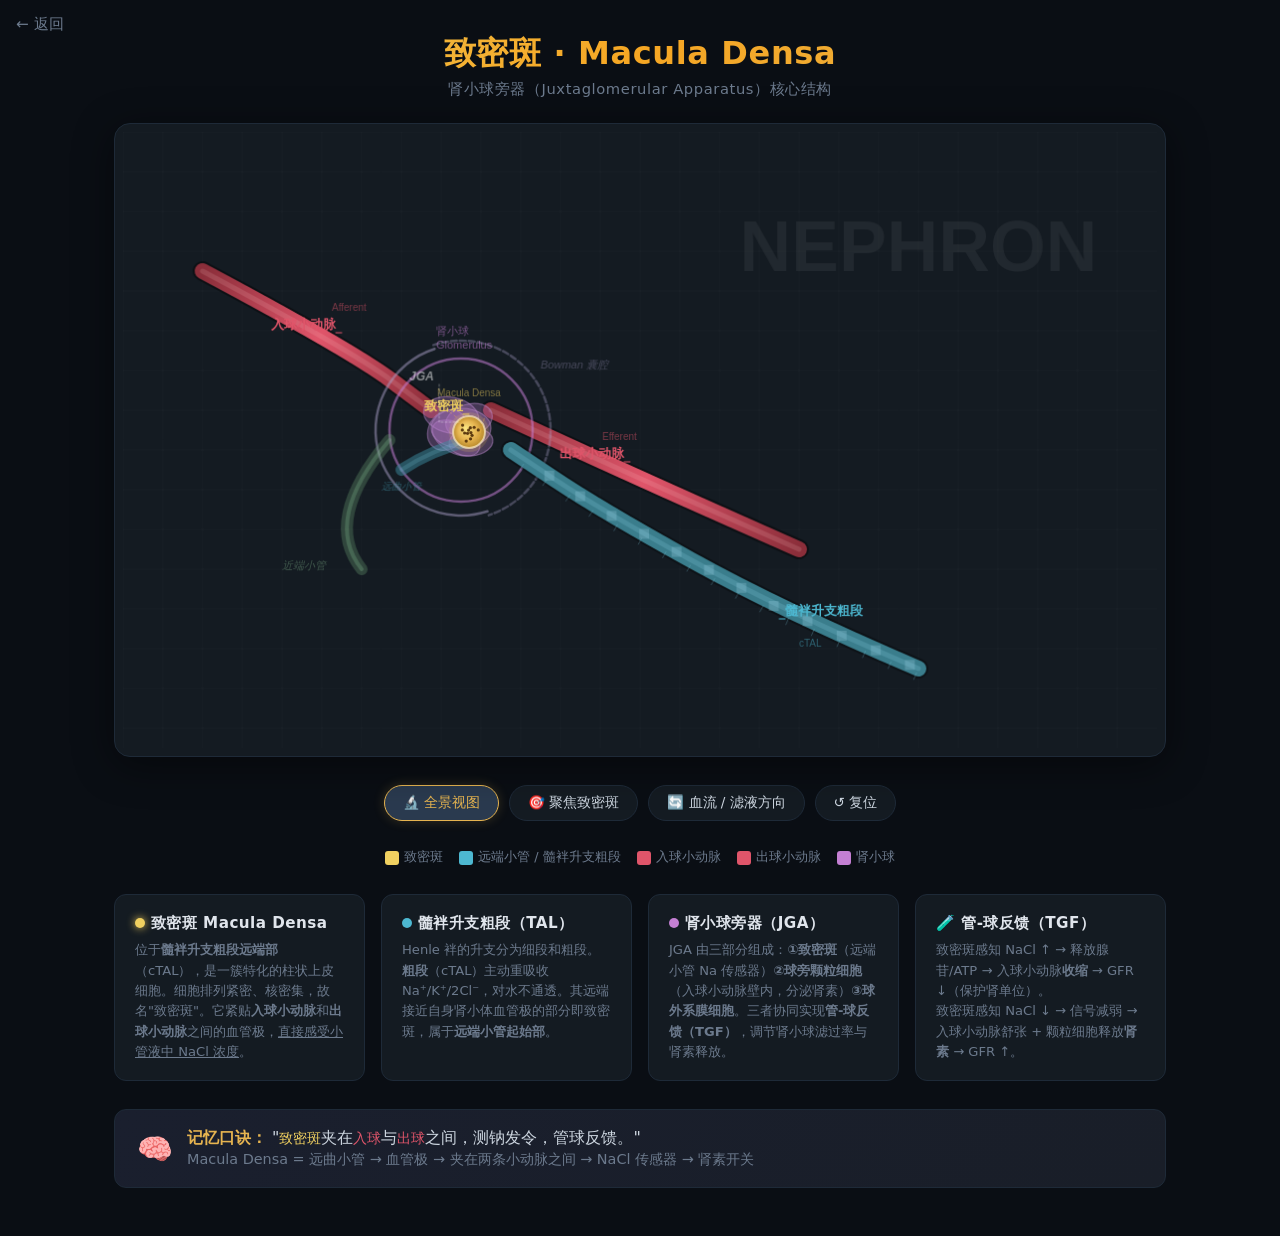
<file: macula-densa/index.html>
<!DOCTYPE html>
<html lang="zh-CN">
<head>
<meta charset="UTF-8">
<meta name="viewport" content="width=device-width, initial-scale=1.0">
<title>致密斑（Macula Densa）— 解剖结构可视化</title>
<style>
  :root {
    --bg: #0a0e14;
    --surface: #141b22;
    --text: #cdd6e0;
    --muted: #6c7a8d;
    --accent: #e6b450;
    --distal: #4db8d1;
    --afferent: #e0556a;
    --efferent: #e0556a;
    --glomerulus: #c47fd3;
    --md-glow: #f0d060;
    --border: #1e2a38;
    --green: #6db36d;
  }

  * { margin: 0; padding: 0; box-sizing: border-box; }

  body {
    font-family: 'Segoe UI', 'PingFang SC', 'Microsoft YaHei', system-ui, sans-serif;
    background: var(--bg);
    color: var(--text);
    min-height: 100vh;
    overflow-x: hidden;
  }

  /* ── Header ────────────────────────────── */
  header {
    text-align: center;
    padding: 32px 20px 8px;
    position: relative;
    z-index: 2;
  }
  header h1 {
    font-size: 2rem;
    font-weight: 700;
    letter-spacing: 0.02em;
    background: linear-gradient(135deg, var(--md-glow), #f5a623, #e6b450);
    -webkit-background-clip: text;
    -webkit-text-fill-color: transparent;
    background-clip: text;
  }
  header .sub {
    margin-top: 4px;
    font-size: 0.92rem;
    color: var(--muted);
    letter-spacing: 0.04em;
  }

  /* ── Main Layout ───────────────────────── */
  .main-wrap {
    max-width: 1100px;
    margin: 0 auto;
    padding: 16px 24px 48px;
    display: flex;
    flex-direction: column;
    gap: 28px;
  }

  /* ── Canvas Card ───────────────────────── */
  .canvas-card {
    background: var(--surface);
    border: 1px solid var(--border);
    border-radius: 16px;
    padding: 8px;
    position: relative;
    box-shadow: 0 8px 40px rgba(0,0,0,.45);
  }
  canvas {
    display: block;
    width: 100%;
    height: auto;
    cursor: default;
  }

  /* ── Controls ──────────────────────────── */
  .controls {
    display: flex;
    gap: 10px;
    flex-wrap: wrap;
    justify-content: center;
  }
  .controls button {
    padding: 8px 18px;
    border-radius: 999px;
    border: 1px solid var(--border);
    background: var(--surface);
    color: var(--text);
    font-size: 0.85rem;
    cursor: pointer;
    transition: .2s;
    font-family: inherit;
  }
  .controls button:hover {
    background: #1e2e3e;
    border-color: #3a4f63;
  }
  .controls button.active {
    background: #2a3a4f;
    border-color: var(--accent);
    color: var(--accent);
    box-shadow: 0 0 12px rgba(230,180,80,.2);
  }

  /* ── Info Cards ────────────────────────── */
  .info-grid {
    display: grid;
    grid-template-columns: repeat(auto-fit, minmax(240px, 1fr));
    gap: 16px;
  }
  .info-card {
    background: var(--surface);
    border: 1px solid var(--border);
    border-radius: 12px;
    padding: 18px 20px;
    transition: .25s;
  }
  .info-card:hover {
    border-color: #33475c;
    transform: translateY(-1px);
  }
  .info-card .dot {
    display: inline-block;
    width: 10px; height: 10px;
    border-radius: 50%;
    margin-right: 6px;
  }
  .info-card h3 {
    font-size: 0.95rem;
    margin-bottom: 6px;
    letter-spacing: 0.03em;
    color: #e0e5ec;
  }
  .info-card p {
    font-size: 0.82rem;
    color: var(--muted);
    line-height: 1.55;
  }
  .dot--md  { background: var(--md-glow); box-shadow: 0 0 8px var(--md-glow); }
  .dot--dst { background: var(--distal); }
  .dot--aff { background: var(--afferent); }
  .dot--eff { background: var(--efferent); }
  .dot--glm { background: var(--glomerulus); }

  /* ── Mnemonic Strip ────────────────────── */
  .mnemonic {
    background: linear-gradient(135deg, #1a1f2e, #191e28);
    border: 1px solid var(--border);
    border-radius: 12px;
    padding: 18px 22px;
    display: flex;
    align-items: center;
    gap: 14px;
    flex-wrap: wrap;
  }
  .mnemonic .icon { font-size: 1.8rem; }
  .mnemonic strong { color: var(--accent); }
  .mnemonic span { font-size: 0.9rem; color: var(--muted); }

  /* ── Legend ────────────────────────────── */
  .legend {
    display: flex;
    flex-wrap: wrap;
    gap: 16px;
    justify-content: center;
    font-size: 0.8rem;
    color: var(--muted);
  }
  .legend-item {
    display: flex;
    align-items: center;
    gap: 5px;
  }
  .legend-swatch {
    width: 14px; height: 14px;
    border-radius: 3px;
  }

  /* ── Tooltip (custom) ──────────────────── */
  .tooltip {
    position: absolute;
    pointer-events: none;
    background: #1e2a38;
    border: 1px solid var(--accent);
    border-radius: 8px;
    padding: 8px 14px;
    font-size: 0.82rem;
    color: var(--text);
    white-space: nowrap;
    box-shadow: 0 6px 24px rgba(0,0,0,.6);
    opacity: 0;
    transition: opacity .15s;
    z-index: 10;
  }
  .tooltip.show { opacity: 1; }

  /* ── Responsive ────────────────────────── */
  @media (max-width: 700px) {
    header h1 { font-size: 1.5rem; }
    .info-grid { grid-template-columns: 1fr; }
    .mnemonic { flex-direction: column; text-align: center; }
  }
</style>
</head>
<body>

<a href="../index.html" style="position:fixed;top:14px;left:16px;z-index:20;color:#6c7a8d;text-decoration:none;font-size:0.95rem;font-family:inherit;" onmouseover="this.style.color='#e6b450'" onmouseout="this.style.color='#6c7a8d'">← 返回</a>

<header>
  <h1>致密斑 · Macula Densa</h1>
  <div class="sub">肾小球旁器（Juxtaglomerular Apparatus）核心结构</div>
</header>

<div class="main-wrap">

  <!-- Canvas -->
  <div class="canvas-card" id="canvasCard">
    <canvas id="c"></canvas>
    <div class="tooltip" id="tooltip"></div>
  </div>

  <!-- Controls -->
  <div class="controls">
    <button id="btn-all" class="active" data-view="all">🔬 全景视图</button>
    <button id="btn-zoom-md" data-view="md">🎯 聚焦致密斑</button>
    <button id="btn-flow" data-view="flow">🔄 血流 / 滤液方向</button>
    <button id="btn-reset" data-view="reset">↺ 复位</button>
  </div>

  <!-- Legend -->
  <div class="legend">
    <div class="legend-item"><span class="legend-swatch" style="background:var(--md-glow)"></span> 致密斑</div>
    <div class="legend-item"><span class="legend-swatch" style="background:var(--distal)"></span> 远端小管 / 髓袢升支粗段</div>
    <div class="legend-item"><span class="legend-swatch" style="background:var(--afferent)"></span> 入球小动脉</div>
    <div class="legend-item"><span class="legend-swatch" style="background:var(--efferent)"></span> 出球小动脉</div>
    <div class="legend-item"><span class="legend-swatch" style="background:var(--glomerulus)"></span> 肾小球</div>
  </div>

  <!-- Info Cards -->
  <div class="info-grid">
    <div class="info-card">
      <h3><span class="dot dot--md"></span>致密斑 Macula Densa</h3>
      <p>位于<strong>髓袢升支粗段远端部</strong>（cTAL），是一簇特化的柱状上皮细胞。细胞排列紧密、核密集，故名"致密斑"。它紧贴<strong>入球小动脉</strong>和<strong>出球小动脉</strong>之间的血管极，<u>直接感受小管液中 NaCl 浓度</u>。</p>
    </div>
    <div class="info-card">
      <h3><span class="dot dot--dst"></span>髓袢升支粗段（TAL）</h3>
      <p>Henle 袢的升支分为细段和粗段。<strong>粗段</strong>（cTAL）主动重吸收 Na⁺/K⁺/2Cl⁻，对水不通透。其远端接近自身肾小体血管极的部分即致密斑，属于<strong>远端小管起始部</strong>。</p>
    </div>
    <div class="info-card">
      <h3><span class="dot dot--glm"></span>肾小球旁器（JGA）</h3>
      <p>JGA 由三部分组成：<strong>①致密斑</strong>（远端小管 Na 传感器）<strong>②球旁颗粒细胞</strong>（入球小动脉壁内，分泌肾素）<strong>③球外系膜细胞</strong>。三者协同实现<strong>管-球反馈（TGF）</strong>，调节肾小球滤过率与肾素释放。</p>
    </div>
    <div class="info-card">
      <h3>🧪 管-球反馈（TGF）</h3>
      <p>致密斑感知 NaCl ↑ → 释放腺苷/ATP → 入球小动脉<strong>收缩</strong> → GFR ↓（保护肾单位）。<br>致密斑感知 NaCl ↓ → 信号减弱 → 入球小动脉舒张 + 颗粒细胞释放<strong>肾素</strong> → GFR ↑。</p>
    </div>
  </div>

  <!-- Mnemonic -->
  <div class="mnemonic">
    <span class="icon">🧠</span>
    <div>
      <strong>记忆口诀：</strong>
      "<span style="color:#f0d060;">致密斑</span>夹在<span style="color:#e0556a;">入球</span>与<span style="color:#e0556a;">出球</span>之间，测钠发令，管球反馈。"
      <br><span>Macula Densa = 远曲小管 → 血管极 → 夹在两条小动脉之间 → NaCl 传感器 → 肾素开关</span>
    </div>
  </div>

</div>

<script>
// ═══════════════════════════════════════
//  Canvas + Interactive Drawing
// ═══════════════════════════════════════
const canvas = document.getElementById('c');
const ctx    = canvas.getContext('2d');
const card   = document.getElementById('canvasCard');
const tooltip = document.getElementById('tooltip');

const DPR = Math.min(window.devicePixelRatio || 1, 2);
const W   = 1040;
const H   = 620;

canvas.width  = W * DPR;
canvas.height = H * DPR;
canvas.style.width  = W + 'px';
canvas.style.height = H + 'px';
ctx.scale(DPR, DPR);

// ── State ──────────────────────────────
let viewMode = 'all';     // 'all' | 'md' | 'flow'
let hovered = null;
let pulseT = 0;
let animFrame;

// ── Geometry data ──────────────────────
// Coordinate system: origin top-left, Y-down
const geo = {
  // Glomerulus (bow)
  glom:  { cx: 340, cy: 300, r: 72 },

  // Afferent arteriole — comes from top-left
  affIn: { x: 80,  y: 140 },
  affMid:{ x: 230, y: 220 },
  affEnd:{ x: 310, y: 280 },  // enters glomerulus

  // Efferent arteriole — exits leftwards and wraps
  effStart:{ x: 370, y: 280 }, // exits glomerulus
  effMid:  { x: 500, y: 340 },
  effEnd:  { x: 680, y: 420 },

  // Distal tubule / TAL — comes from bottom-right, ascends
  talStart:{ x: 800, y: 540 },
  talMid1: { x: 660, y: 480 },
  talMid2: { x: 480, y: 380 },
  talEnd:  { x: 390, y: 320 },  // macula densa region

  // Distal tubule continues past MD
  dstCont:{ x: 350, y: 310 },
  dstEnd: { x: 280, y: 340 },   // goes toward collecting duct area

  // Macula Densa — sits between aff/eff at the vascular pole
  md: { cx: 348, cy: 302, r: 16 },

  // Glomerular capsule outline points
  capsuleLeft:  { x: 270, y: 290 },
  capsuleRight: { x: 410, y: 290 },
  capsuleBot:   { x: 340, y: 365 },

  // Labels
  labelMD:     { x: 348, y: 270 },
  labelAff:    { x: 170, y: 175 },
  labelEff:    { x: 530, y: 355 },
  labelGlom:   { x: 340, y: 300 },
  labelTAL:    { x: 660, y: 482 },
  labelDst:    { x: 380, y: 320 },  // "远端小管" label anchor
};

// ── Hit regions for hover ─────────────
const hitRegions = [
  { id: 'md',  cx: geo.md.cx, cy: geo.md.cy,  r: geo.md.r + 4,  label: '致密斑 Macula Densa\n感受 NaCl · 发起管-球反馈' },
  { id: 'aff', cx: 190, cy: 185, r: 28, label: '入球小动脉\n将血液送入肾小球' },
  { id: 'eff', cx: 560, cy: 360, r: 28, label: '出球小动脉\n将滤后血液带离肾小球' },
  { id: 'glom',cx: geo.glom.cx, cy: geo.glom.cy, r: geo.glom.r + 6, label: '肾小球 Glomerulus\n毛细血管球 · 滤过血液' },
  { id: 'tal', cx: 600, cy: 460, r: 30, label: '髓袢升支粗段（cTAL）\n主动转运 Na⁺/K⁺/2Cl⁻' },
];

// ── Drawing helpers ────────────────────
function glow(color, radius) {
  ctx.shadowColor = color;
  ctx.shadowBlur = radius;
}
function noGlow() {
  ctx.shadowColor = 'transparent';
  ctx.shadowBlur = 0;
}

// ── DRAW SCENE ─────────────────────────
function draw(timestamp) {
  pulseT = timestamp * 0.001;
  ctx.clearRect(0, 0, W, H);

  // ── Background grid ──────────────────
  ctx.strokeStyle = 'rgba(255,255,255,.025)';
  ctx.lineWidth = 1;
  for (let gx = 0; gx < W; gx += 40) { ctx.beginPath(); ctx.moveTo(gx, 0); ctx.lineTo(gx, H); ctx.stroke(); }
  for (let gy = 0; gy < H; gy += 40) { ctx.beginPath(); ctx.moveTo(0, gy); ctx.lineTo(W, gy); ctx.stroke(); }

  // ── Efferent arteriole (draw first, behind) ──
  drawArtery(
    [geo.effStart, geo.effMid, geo.effEnd],
    '#e0556a', '#8b2e3a',
    viewMode === 'flow' ? 'eff' : null
  );

  // ── Afferent arteriole ───────────────
  drawArtery(
    [geo.affIn, geo.affMid, geo.affEnd],
    '#e0556a', '#8b2e3a',
    viewMode === 'flow' ? 'aff' : null
  );

  // ── Bowman's capsule (back wall) ─────
  ctx.beginPath();
  ctx.arc(geo.glom.cx, geo.glom.cy, geo.glom.r + 18, -0.6 * Math.PI, 0.4 * Math.PI);
  ctx.strokeStyle = 'rgba(170,160,200,.35)';
  ctx.lineWidth = 2.5;
  ctx.setLineDash([6, 3]);
  ctx.stroke();
  ctx.setLineDash([]);

  // ── Glomerulus ───────────────────────
  drawGlomerulus();

  // ── Bowman's capsule (front arc) ─────
  ctx.beginPath();
  ctx.arc(geo.glom.cx, geo.glom.cy, geo.glom.r + 14, 0.4 * Math.PI, 1.4 * Math.PI);
  ctx.strokeStyle = 'rgba(170,160,200,.5)';
  ctx.lineWidth = 2.5;
  ctx.stroke();

  // Urinary space label
  ctx.fillStyle = 'rgba(170,160,200,.35)';
  ctx.font = 'italic 11px "Segoe UI","PingFang SC",sans-serif';
  ctx.fillText('Bowman 囊腔', geo.glom.cx + geo.glom.r + 8, geo.glom.cy - geo.glom.r + 10);

  // ── Distal tubule ascending limb ─────
  drawDistalTubule();

  // ── Macula Densa ─────────────────────
  drawMaculaDensa();

  // ── Capsule arrow to proximal tubule ─
  drawProximalHint();

  // ── Labels ───────────────────────────
  drawLabels();

  // ── Flow arrows (if flow mode) ───────
  if (viewMode === 'flow') {
    drawFlowArrows();
  }

  // ── Title annotations ────────────────
  ctx.fillStyle = 'rgba(255,255,255,.06)';
  ctx.font = '600 72px "Segoe UI","PingFang SC",sans-serif';
  ctx.fillText('NEPHRON', 620, 140);

  animFrame = requestAnimationFrame(draw);
}

// ── Artery drawing ─────────────────────
function drawArtery(pts, colorLight, colorDark, flowDir) {
  // Shadow tube
  ctx.save();
  ctx.beginPath();
  ctx.moveTo(pts[0].x, pts[0].y);
  for (let i = 1; i < pts.length - 1; i++) {
    const xc = (pts[i].x + pts[i+1].x) / 2;
    const yc = (pts[i].y + pts[i+1].y) / 2;
    ctx.quadraticCurveTo(pts[i].x, pts[i].y, xc, yc);
  }
  ctx.lineTo(pts[pts.length-1].x, pts[pts.length-1].y);
  ctx.lineWidth = 20;
  ctx.strokeStyle = 'rgba(0,0,0,.4)';
  ctx.lineCap = 'round';
  ctx.lineJoin = 'round';
  ctx.stroke();

  // Main tube
  ctx.beginPath();
  ctx.moveTo(pts[0].x, pts[0].y);
  for (let i = 1; i < pts.length - 1; i++) {
    const xc = (pts[i].x + pts[i+1].x) / 2;
    const yc = (pts[i].y + pts[i+1].y) / 2;
    ctx.quadraticCurveTo(pts[i].x, pts[i].y, xc, yc);
  }
  ctx.lineTo(pts[pts.length-1].x, pts[pts.length-1].y);
  ctx.lineWidth = 16;
  const grad = ctx.createLinearGradient(pts[0].x, pts[0].y, pts[pts.length-1].x, pts[pts.length-1].y);
  grad.addColorStop(0, colorDark);
  grad.addColorStop(0.5, colorLight);
  grad.addColorStop(1, colorDark);
  ctx.strokeStyle = grad;
  ctx.lineCap = 'round';
  ctx.lineJoin = 'round';
  ctx.stroke();

  // Inner highlight
  ctx.beginPath();
  ctx.moveTo(pts[0].x, pts[0].y);
  for (let i = 1; i < pts.length - 1; i++) {
    const xc = (pts[i].x + pts[i+1].x) / 2;
    const yc = (pts[i].y + pts[i+1].y) / 2;
    ctx.quadraticCurveTo(pts[i].x, pts[i].y, xc, yc);
  }
  ctx.lineTo(pts[pts.length-1].x, pts[pts.length-1].y);
  ctx.lineWidth = 5;
  ctx.strokeStyle = 'rgba(255,200,200,.15)';
  ctx.lineCap = 'round';
  ctx.lineJoin = 'round';
  ctx.stroke();

  // Flow particles
  if (flowDir) {
    drawFlowParticles(pts, flowDir);
  }
  ctx.restore();
}

// ── Flow particles ─────────────────────
function drawFlowParticles(pts, dir) {
  const pathLen = pathLength(pts);
  const count = 18;
  for (let i = 0; i < count; i++) {
    let t = (dir === 'aff')
      ? ((pulseT * 0.6 + i / count) % 1)
      : ((pulseT * 0.5 - i / count + 1) % 1);
    const pt = pointOnPath(pts, t);
    ctx.beginPath();
    ctx.arc(pt.x, pt.y, 2.8, 0, Math.PI * 2);
    ctx.fillStyle = 'rgba(255,255,200,.85)';
    glow('#ffff88', 8);
    ctx.fill();
    noGlow();
  }
}

function pathLength(pts) {
  let len = 0;
  for (let i = 1; i < pts.length; i++) {
    len += Math.hypot(pts[i].x - pts[i-1].x, pts[i].y - pts[i-1].y);
  }
  return len;
}
function pointOnPath(pts, t) {
  const total = pathLength(pts);
  let target = t * total;
  let acc = 0;
  for (let i = 1; i < pts.length; i++) {
    const seg = Math.hypot(pts[i].x - pts[i-1].x, pts[i].y - pts[i-1].y);
    if (acc + seg >= target) {
      const st = (target - acc) / seg;
      return {
        x: pts[i-1].x + (pts[i].x - pts[i-1].x) * st,
        y: pts[i-1].y + (pts[i].y - pts[i-1].y) * st
      };
    }
    acc += seg;
  }
  return pts[pts.length-1];
}

// ── Glomerulus ─────────────────────────
function drawGlomerulus() {
  const { cx, cy, r } = geo.glom;
  // Capillary tuft
  const tufts = [
    { ox: -10, oy: -15, rx: 28, ry: 18, rot: 0.2 },
    { ox:   8, oy: -10, rx: 24, ry: 16, rot: -0.3 },
    { ox:  -5, oy:   8, rx: 26, ry: 15, rot: 0.5 },
    { ox:  10, oy:  12, rx: 22, ry: 14, rot: -0.1 },
    { ox: -14, oy:   0, rx: 18, ry: 22, rot: 0.7 },
    { ox:   0, oy:  -2, rx: 30, ry: 20, rot: 0 },
  ];
  tufts.forEach(t => {
    ctx.save();
    ctx.translate(cx + t.ox, cy + t.oy);
    ctx.rotate(t.rot);
    ctx.beginPath();
    ctx.ellipse(0, 0, t.rx, t.ry, 0, 0, Math.PI * 2);
    ctx.fillStyle = 'rgba(180,120,200,.3)';
    ctx.fill();
    ctx.strokeStyle = 'rgba(190,140,210,.5)';
    ctx.lineWidth = 1.2;
    ctx.stroke();
    ctx.restore();
  });
  // Outer rim
  ctx.beginPath();
  ctx.arc(cx, cy, r, 0, Math.PI * 2);
  ctx.strokeStyle = 'rgba(196,127,211,.55)';
  ctx.lineWidth = 2.5;
  ctx.stroke();
}

// ── Distal Tubule / TAL ────────────────
function drawDistalTubule() {
  const pts = [geo.talStart, geo.talMid1, geo.talMid2, geo.talEnd];

  // Shadow
  ctx.save();
  ctx.beginPath();
  ctx.moveTo(pts[0].x, pts[0].y);
  for (let i = 1; i < pts.length - 1; i++) {
    const xc = (pts[i].x + pts[i+1].x) / 2;
    const yc = (pts[i].y + pts[i+1].y) / 2;
    ctx.quadraticCurveTo(pts[i].x, pts[i].y, xc, yc);
  }
  ctx.lineTo(pts[pts.length-1].x, pts[pts.length-1].y);
  ctx.lineWidth = 20;
  ctx.strokeStyle = 'rgba(0,0,0,.35)';
  ctx.lineCap = 'round';
  ctx.lineJoin = 'round';
  ctx.stroke();

  // Tube body
  ctx.beginPath();
  ctx.moveTo(pts[0].x, pts[0].y);
  for (let i = 1; i < pts.length - 1; i++) {
    const xc = (pts[i].x + pts[i+1].x) / 2;
    const yc = (pts[i].y + pts[i+1].y) / 2;
    ctx.quadraticCurveTo(pts[i].x, pts[i].y, xc, yc);
  }
  ctx.lineTo(pts[pts.length-1].x, pts[pts.length-1].y);
  ctx.lineWidth = 16;
  ctx.strokeStyle = '#3a7d8c';
  ctx.lineCap = 'round';
  ctx.lineJoin = 'round';
  ctx.stroke();

  // Lumen stripe
  ctx.beginPath();
  ctx.moveTo(pts[0].x, pts[0].y);
  for (let i = 1; i < pts.length - 1; i++) {
    const xc = (pts[i].x + pts[i+1].x) / 2;
    const yc = (pts[i].y + pts[i+1].y) / 2;
    ctx.quadraticCurveTo(pts[i].x, pts[i].y, xc, yc);
  }
  ctx.lineTo(pts[pts.length-1].x, pts[pts.length-1].y);
  ctx.lineWidth = 5;
  ctx.strokeStyle = 'rgba(140,210,230,.2)';
  ctx.lineCap = 'round';
  ctx.lineJoin = 'round';
  ctx.stroke();

  // Epithelial cells (brush border effect on the outside)
  for (let t = 0; t <= 1; t += 0.06) {
    const pt = pointOnPath(pts, t);
    const tan = tangentOnPath(pts, t);
    const nx =  tan.y * 12;
    const ny = -tan.x * 12;
    ctx.beginPath();
    ctx.moveTo(pt.x + nx * 0.4, pt.y + ny * 0.4);
    ctx.lineTo(pt.x + nx, pt.y + ny);
    ctx.strokeStyle = 'rgba(120,190,210,.3)';
    ctx.lineWidth = 1;
    ctx.stroke();
  }

  // TAL cells (small squares along the tube)
  for (let t = 0.02; t <= 0.94; t += 0.08) {
    const pt = pointOnPath(pts, t);
    ctx.fillStyle = 'rgba(160,210,230,.25)';
    ctx.fillRect(pt.x - 5, pt.y - 5, 10, 10);
  }

  // Flow particles in tubule (salt ions)
  if (viewMode === 'flow') {
    for (let i = 0; i < 14; i++) {
      let t = ((pulseT * 0.35 + i / 14 + 0.18) % 1);
      const pt = pointOnPath(pts, t);
      ctx.beginPath();
      ctx.arc(pt.x, pt.y, 2, 0, Math.PI * 2);
      ctx.fillStyle = 'rgba(180,255,255,.8)';
      ctx.fill();
      // Na+ label on some
      if (i % 3 === 0) {
        ctx.fillStyle = 'rgba(200,240,255,.7)';
        ctx.font = '8px "Segoe UI",sans-serif';
        ctx.fillText('Na⁺', pt.x + 5, pt.y - 5);
      }
    }
  }

  // Continue as distal convoluted tubule past MD
  ctx.beginPath();
  ctx.moveTo(geo.dstCont.x, geo.dstCont.y);
  ctx.quadraticCurveTo(geo.dstEnd.x + 30, geo.dstEnd.y - 20, geo.dstEnd.x, geo.dstEnd.y);
  ctx.lineWidth = 12;
  ctx.strokeStyle = 'rgba(60,140,160,.5)';
  ctx.lineCap = 'round';
  ctx.stroke();
  ctx.lineWidth = 4;
  ctx.strokeStyle = 'rgba(120,200,220,.2)';
  ctx.stroke();

  ctx.restore();
}

function tangentOnPath(pts, t) {
  const total = pathLength(pts);
  let target = t * total;
  let acc = 0;
  for (let i = 1; i < pts.length; i++) {
    const seg = Math.hypot(pts[i].x - pts[i-1].x, pts[i].y - pts[i-1].y);
    if (acc + seg >= target || i === pts.length - 1) {
      const dx = pts[i].x - pts[i-1].x;
      const dy = pts[i].y - pts[i-1].y;
      const len = Math.hypot(dx, dy) || 1;
      return { x: dx / len, y: dy / len };
    }
    acc += seg;
  }
  return { x: 1, y: 0 };
}

// ── Macula Densa ───────────────────────
function drawMaculaDensa() {
  const { cx, cy, r } = geo.md;
  const pulse = Math.sin(pulseT * 2.5) * 0.25 + 0.75; // soft pulse

  // Outer glow
  glow('rgba(240,208,96,0.5)', 18 * pulse);
  ctx.beginPath();
  ctx.arc(cx, cy, r + 4, 0, Math.PI * 2);
  ctx.fillStyle = 'rgba(240,200,80,.15)';
  ctx.fill();
  noGlow();

  // Main disc
  ctx.beginPath();
  ctx.arc(cx, cy, r, 0, Math.PI * 2);
  const mdGrad = ctx.createRadialGradient(cx - 4, cy - 4, 0, cx, cy, r);
  mdGrad.addColorStop(0, '#fce884');
  mdGrad.addColorStop(0.6, '#e6b450');
  mdGrad.addColorStop(1, '#b8892a');
  ctx.fillStyle = mdGrad;
  ctx.fill();
  ctx.strokeStyle = 'rgba(255,240,200,.7)';
  ctx.lineWidth = 2;
  ctx.stroke();

  // Nuclei dots inside (densely packed)
  for (let i = 0; i < 12; i++) {
    const angle = (i / 12) * Math.PI * 2 + 0.3;
    const dist  = (i % 4) * 2.5 + 2;
    const nx = cx + Math.cos(angle) * dist;
    const ny = cy + Math.sin(angle) * dist;
    ctx.beginPath();
    ctx.arc(nx, ny, 1.6, 0, Math.PI * 2);
    ctx.fillStyle = '#5c3a10';
    ctx.fill();
  }

  // Contact lines to aff/eff
  ctx.setLineDash([3, 3]);
  ctx.beginPath();
  ctx.moveTo(cx - r * 0.5, cy - r * 0.7);
  ctx.lineTo(geo.affEnd.x + 4, geo.affEnd.y - 10);
  ctx.strokeStyle = 'rgba(240,180,60,.4)';
  ctx.lineWidth = 1;
  ctx.stroke();

  ctx.beginPath();
  ctx.moveTo(cx + r * 0.6, cy + r * 0.4);
  ctx.lineTo(geo.effStart.x - 6, geo.effStart.y + 6);
  ctx.stroke();
  ctx.setLineDash([]);
}

// ── Proximal tubule hint ───────────────
function drawProximalHint() {
  ctx.beginPath();
  ctx.moveTo(geo.glom.cx - geo.glom.r, geo.glom.cy + 10);
  ctx.quadraticCurveTo(200, 390, 240, 440);
  ctx.lineWidth = 12;
  ctx.strokeStyle = 'rgba(100,150,110,.35)';
  ctx.lineCap = 'round';
  ctx.stroke();
  ctx.lineWidth = 4;
  ctx.strokeStyle = 'rgba(140,200,150,.25)';
  ctx.stroke();

  ctx.fillStyle = 'rgba(130,180,140,.4)';
  ctx.font = 'italic 11px "Segoe UI","PingFang SC",sans-serif';
  ctx.fillText('近端小管', 160, 440);
}

// ── Labels ─────────────────────────────
function drawLabels() {
  ctx.font = '600 13px "Segoe UI","PingFang SC","Microsoft YaHei",sans-serif';

  // Macula Densa
  drawLabelBracket(geo.md.cx, geo.md.cy - geo.md.r - 2, '致密斑', '#f0d060', false);
  ctx.fillStyle = 'rgba(240,208,96,.5)';
  ctx.font = '10px "Segoe UI","PingFang SC",sans-serif';
  ctx.fillText('Macula Densa', geo.md.cx - 32, geo.md.cy - geo.md.r - 20);

  // Afferent
  drawLabelBracket(geo.affMid.x - 10, geo.affMid.y - 18, '入球小动脉', '#e0556a', false);
  ctx.fillStyle = 'rgba(224,85,106,.5)';
  ctx.font = '10px "Segoe UI","PingFang SC",sans-serif';
  ctx.fillText('Afferent', geo.affMid.x - 20, geo.affMid.y - 40);

  // Efferent
  drawLabelBracket(geo.effMid.x + 10, geo.effMid.y - 8, '出球小动脉', '#e0556a', false);
  ctx.fillStyle = 'rgba(224,85,106,.5)';
  ctx.font = '10px "Segoe UI","PingFang SC",sans-serif';
  ctx.fillText('Efferent', geo.effMid.x - 18, geo.effMid.y - 30);

  // TAL
  drawLabelBracket(geo.talMid1.x - 10, geo.talMid1.y + 10, '髓袢升支粗段', '#4db8d1', true);
  // "cTAL" sub-label
  ctx.fillStyle = 'rgba(77,184,209,.45)';
  ctx.font = '10px "Segoe UI","PingFang SC",sans-serif';
  ctx.fillText('cTAL', geo.talMid1.x + 20, geo.talMid1.y + 38);

  // Distal tubule continuation
  ctx.fillStyle = 'rgba(77,184,209,.4)';
  ctx.font = 'italic 10px "Segoe UI","PingFang SC",sans-serif';
  ctx.fillText('远曲小管', geo.dstEnd.x - 20, geo.dstEnd.y + 20);

  // Glomerulus
  ctx.fillStyle = 'rgba(196,127,211,.55)';
  ctx.font = '11px "Segoe UI","PingFang SC",sans-serif';
  ctx.fillText('肾小球', geo.glom.cx - 25, geo.glom.cy - geo.glom.r - 24);
  ctx.fillText('Glomerulus', geo.glom.cx - 25, geo.glom.cy - geo.glom.r - 10);

  // JGA annotation
  ctx.fillStyle = 'rgba(255,255,255,.5)';
  ctx.font = 'italic 600 12px "Segoe UI","PingFang SC",sans-serif';
  const jgaX = geo.md.cx - 60, jgaY = geo.md.cy - 52;
  ctx.fillText('JGA', jgaX, jgaY);
  // Bracket for JGA
  ctx.strokeStyle = 'rgba(255,255,255,.35)';
  ctx.lineWidth = 1;
  ctx.setLineDash([2, 2]);
  ctx.beginPath();
  ctx.moveTo(jgaX + 30, jgaY + 4);
  ctx.lineTo(jgaX + 30, jgaY + 42);
  ctx.lineTo(jgaX + 50, jgaY + 42);
  ctx.stroke();
  ctx.setLineDash([]);
}

function drawLabelBracket(x, y, text, color, rightSide) {
  ctx.fillStyle = color;
  ctx.font = '600 13px "Segoe UI","PingFang SC","Microsoft YaHei",sans-serif';
  const tw = ctx.measureText(text).width;
  const tx = rightSide ? x + 16 : x - tw - 6;
  const ty = y - 4;
  ctx.fillText(text, tx, ty);

  // Line
  ctx.strokeStyle = color;
  ctx.lineWidth = 1;
  ctx.beginPath();
  const lx = rightSide ? x + 10 : x;
  ctx.moveTo(lx, y);
  ctx.lineTo(rightSide ? x + 16 : x - 6, y);
  ctx.stroke();
}

// ── Flow direction arrows (big overlay) ─
function drawFlowArrows() {
  ctx.globalAlpha = 0.8;

  // Blood flow label near afferent
  drawBigArrow(geo.affMid.x, geo.affMid.y - 50, -0.2, '血流方向', '#ff9090');
  drawBigArrow(geo.effMid.x, geo.effMid.y + 40, 0.3, '血流方向', '#ff9090');

  // Filtrate flow along TAL
  drawBigArrow(geo.talMid1.x - 50, geo.talMid1.y - 20, -0.6, '小管液 Na⁺·Cl⁻·K⁺', '#80e0e0');

  // TGF signal
  const mdX = geo.md.cx, mdY = geo.md.cy;
  ctx.setLineDash([4, 3]);
  ctx.strokeStyle = 'rgba(255,220,80,.7)';
  ctx.lineWidth = 2;
  ctx.beginPath();
  ctx.moveTo(mdX, mdY);
  ctx.quadraticCurveTo(mdX - 80, mdY - 80, geo.affEnd.x - 20, geo.affEnd.y - 60);
  ctx.stroke();
  ctx.setLineDash([]);

  // Signal arrowhead
  const sx = geo.affEnd.x - 20, sy = geo.affEnd.y - 60;
  ctx.beginPath();
  ctx.moveTo(sx, sy);
  ctx.lineTo(sx - 8, sy - 5);
  ctx.lineTo(sx - 3, sy + 6);
  ctx.fillStyle = 'rgba(255,220,80,.7)';
  ctx.fill();

  ctx.fillStyle = 'rgba(255,220,80,.8)';
  ctx.font = 'italic 11px "Segoe UI","PingFang SC",sans-serif';
  ctx.fillText('腺苷 / ATP 信号', mdX - 100, mdY - 62);

  ctx.globalAlpha = 1;
}

function drawBigArrow(cx, cy, angle, text, color) {
  ctx.save();
  ctx.translate(cx, cy);
  ctx.rotate(angle);

  ctx.beginPath();
  ctx.moveTo(40, 0);
  ctx.lineTo(-20, -8);
  ctx.lineTo(-20, 8);
  ctx.closePath();
  ctx.fillStyle = color;
  ctx.fill();

  ctx.fillStyle = color;
  ctx.font = 'italic 12px "Segoe UI","PingFang SC",sans-serif';
  ctx.fillText(text, -40, 4);

  ctx.restore();
}

// ── Hover / Interaction ────────────────
canvas.addEventListener('mousemove', e => {
  const rect = canvas.getBoundingClientRect();
  const scaleX = W / rect.width;
  const scaleY = H / rect.height;
  const mx = (e.clientX - rect.left) * scaleX;
  const my = (e.clientY - rect.top)  * scaleY;

  let found = null;
  for (const hr of hitRegions) {
    const dx = mx - hr.cx;
    const dy = my - hr.cy;
    if (Math.sqrt(dx*dx + dy*dy) < hr.r) {
      found = hr;
      break;
    }
  }
  if (found !== hovered) {
    hovered = found;
    canvas.style.cursor = found ? 'pointer' : 'default';
    if (found) {
      tooltip.textContent = found.label;
      tooltip.classList.add('show');
    } else {
      tooltip.classList.remove('show');
    }
  }
  if (hovered) {
    const tooltipW = tooltip.offsetWidth || 160;
    const ttX = e.clientX - card.getBoundingClientRect().left + 18;
    const ttY = e.clientY - card.getBoundingClientRect().top - 60;
    tooltip.style.left = Math.min(ttX, card.offsetWidth - tooltipW - 10) + 'px';
    tooltip.style.top  = Math.max(ttY, 8) + 'px';
  }
});

canvas.addEventListener('mouseleave', () => {
  hovered = null;
  canvas.style.cursor = 'default';
  tooltip.classList.remove('show');
});

// ── View mode buttons ──────────────────
const buttons = document.querySelectorAll('.controls button[data-view]');
buttons.forEach(btn => {
  btn.addEventListener('click', () => {
    buttons.forEach(b => b.classList.remove('active'));
    btn.classList.add('active');
    const v = btn.dataset.view;
    if (v === 'reset') {
      viewMode = 'all';
      document.getElementById('btn-all').classList.add('active');
    } else {
      viewMode = v;
    }
    // Adjust highlight pulse for zoom-md
    if (viewMode === 'md') {
      geo.md.r = 22;
    } else {
      geo.md.r = 16;
    }
  });
});

// ── Start ──────────────────────────────
draw(0);

// ── Resize handling ────────────────────
window.addEventListener('resize', () => {
  const cardW = card.clientWidth - 16;
  const scale = Math.min(1, cardW / W);
  canvas.style.width  = (W * scale) + 'px';
  canvas.style.height = (H * scale) + 'px';
});
window.dispatchEvent(new Event('resize'));
</script>

</body>
</html>
</file>
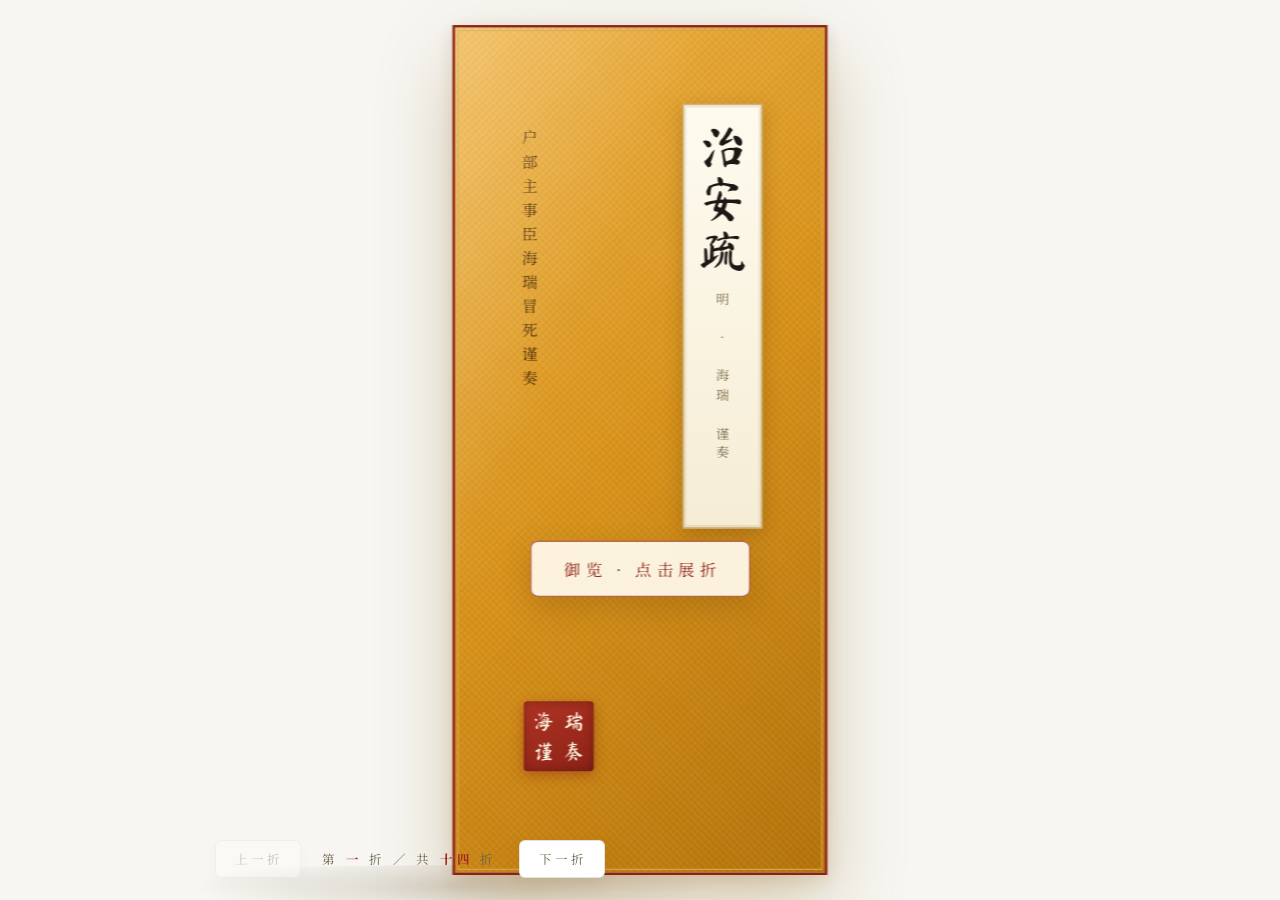
<file: zhianshu/index.html>
<!DOCTYPE html>
<html lang="zh-CN">
<head>
<meta charset="utf-8">
<meta name="viewport" content="width=device-width, initial-scale=1">
<title>治安疏 · 皇家折子互动阅读系统</title>
<link rel="preconnect" href="https://fonts.googleapis.com">
<link rel="preconnect" href="https://fonts.gstatic.com" crossorigin>
<link href="https://fonts.googleapis.com/css2?family=Ma+Shan+Zheng&family=Noto+Serif+SC:wght@500;700;900&display=swap" rel="stylesheet">
<style>
/* ================= 设计变量（Design Tokens） ================= */
:root{
  --canvas-bg:#F7F6F2;
  --cover-grad:linear-gradient(135deg,#F3B748 0%,#D89218 50%,#B47209 100%);
  --page-bg:#FCF7E8;
  --page-hi:#FFFDF6;
  --page-lo:#F5ECD6;
  --crease-shadow:linear-gradient(to right, rgba(0,0,0,0.08) 0%, rgba(0,0,0,0.02) 20%, rgba(0,0,0,0) 50%, rgba(0,0,0,0.03) 80%, rgba(0,0,0,0.12) 100%);
  --grid-red:#A32626;
  --ink-black:#1D1815;
  --ink-soft:#4A4238;
  --ink-faint:#8A7C68;
  --highlight-red:#E63946;
  --gold:#D4A347;
  --gold-deep:#8C2216;
  --fit:1;
  --page-w:300px;
  --page-h:680px;
  --pad-x:26px;
  --pad-y:24px;
  --pitch:41.333px;
  --brush:"Ma Shan Zheng","Kaiti","STKaiti","BiauKai","Noto Serif SC",serif;
  --serif:"Noto Serif SC","Source Han Serif SC","STKaiti","KaiTi","SimSun",serif;
}
*{margin:0;padding:0;box-sizing:border-box}
html,body{height:100%;overflow:hidden}
body{
  background:var(--canvas-bg);
  color:var(--ink-black);
  font-family:var(--serif);
  -webkit-font-smoothing:antialiased;
  text-rendering:optimizeLegibility;
}

/* ================= 舞台：左侧 64% 沉浸奏折视窗 ================= */
#stage{position:fixed;left:0;right:0;top:0;bottom:0;display:flex;align-items:center;justify-content:center;z-index:2}
#spread{
  position:relative;width:calc(var(--page-w)*2);height:var(--page-h);
  transform:translateX(var(--shift,-150px)) scale(var(--fit));
  transition:transform .95s cubic-bezier(.25,.8,.28,1);
  perspective:2200px;perspective-origin:50% 46%;
}
#spread.opened{--shift:0}
#spread .spreadPages{position:absolute;inset:0;opacity:0;transition:opacity .45s ease}
#spread.pagesOn .spreadPages{opacity:1}

/* 中缝（折痕轴） */
.spine{position:absolute;left:calc(var(--page-w) - 13px);top:0;bottom:0;width:26px;z-index:4;pointer-events:none;
  background:linear-gradient(to right, rgba(0,0,0,0) 0%, rgba(0,0,0,.07) 42%, rgba(0,0,0,.14) 50%, rgba(0,0,0,.07) 58%, rgba(0,0,0,0) 100%)}
.floorShadow{position:absolute;left:2%;right:2%;bottom:-26px;height:34px;border-radius:50%;
  background:radial-gradient(50% 100% at 50% 50%, rgba(90,70,35,.20), rgba(90,70,35,0) 72%);z-index:1}

/* ================= 内页：澄心堂明黄宣纸 ================= */
.pagePaper{position:absolute;top:0;width:var(--page-w);height:var(--page-h);overflow:hidden;
  background:linear-gradient(173deg,var(--page-hi) 0%,var(--page-bg) 45%,var(--page-lo) 100%);
  border-radius:1px;
  box-shadow:0 18px 44px rgba(110,85,35,.16),0 3px 10px rgba(110,85,35,.08)}
.pagePaper.right{left:var(--page-w)}
.pagePaper.left{left:0}
.pagePaper .crease{position:absolute;inset:0;z-index:2;pointer-events:none;background:var(--crease-shadow)}
.pagePaper .frame{position:absolute;z-index:3;pointer-events:none;inset:13px;border:1.7px solid rgba(163,38,38,.72)}
.pagePaper .frame::after{content:"";position:absolute;inset:3.5px;border:.7px solid rgba(163,38,38,.34)}
.pagePaper .grid{position:absolute;z-index:1;pointer-events:none;inset:var(--pad-y) var(--pad-x);
  background:repeating-linear-gradient(to left,
    rgba(163,38,38,0) 0, rgba(163,38,38,0) calc(var(--pitch) - 1px),
    rgba(163,38,38,.46) calc(var(--pitch) - 1px), rgba(163,38,38,.46) var(--pitch))}
.pagePaper .content{position:absolute;z-index:2;inset:var(--pad-y) var(--pad-x)}
.pagePaper .cols{display:flex;flex-direction:row-reverse;width:100%;height:100%}
.pagePaper .col{width:var(--pitch);flex:none;height:100%;
  writing-mode:vertical-rl;text-orientation:upright;
  font-family:var(--brush);
  font-size:24px;line-height:1.72;letter-spacing:.22em;
  color:var(--ink-black);text-align:start;
  text-shadow:0 0 0 var(--ink-black)}
.chunk{transition:background .22s ease,box-shadow .22s ease,color .22s ease;border-radius:2px;cursor:default}
.chunk.lit{background:rgba(230,57,70,.13);box-shadow:0 0 14px 4px rgba(230,57,70,.13);color:#8E1F20}
.lift{padding-inline-start:.9em}

/* ================= 翻叶（双叶合折） ================= */
.leaf{position:absolute;top:0;width:var(--page-w);height:var(--page-h);z-index:6;visibility:hidden;
  transform-style:preserve-3d;will-change:transform;pointer-events:none}
#leafR{left:var(--page-w);transform-origin:left center}
#leafL{left:0;transform-origin:right center}
.leafFace{position:absolute;inset:0;backface-visibility:hidden;-webkit-backface-visibility:hidden}
.leafFace.back{transform:rotateY(180deg)}
.leafShade{position:absolute;inset:0;z-index:9;opacity:0;pointer-events:none}

/* ================= 封面：内务府明黄织锦（Phase 1） ================= */
#cover{position:absolute;left:var(--page-w);top:0;width:var(--page-w);height:var(--page-h);z-index:8;
  transform-origin:left center;transform-style:preserve-3d;cursor:pointer;
  transition:transform .95s cubic-bezier(.28,.76,.26,1)}
#cover.opened{transform:rotateY(-180deg)}
.coverFace{position:absolute;inset:0;backface-visibility:hidden;-webkit-backface-visibility:hidden}
.coverFace.back{transform:rotateY(180deg)}
.coverSilk{position:absolute;inset:0;
  background:
    repeating-linear-gradient(45deg, rgba(255,255,255,.05) 0 2px, rgba(255,255,255,0) 2px 4px),
    repeating-linear-gradient(-45deg, rgba(120,60,0,.06) 0 2px, rgba(120,60,0,0) 2px 4px),
    var(--cover-grad);
  background-color:var(--cover-grad);
  border:2px solid #8C2216;
  outline:1px solid #D4A347;
  outline-offset:-5px;
  box-shadow:0 26px 60px rgba(140,95,20,.30),0 4px 14px rgba(140,95,20,.18)}
.coverSilk::after{content:"";position:absolute;inset:0;pointer-events:none;
  background:linear-gradient(115deg, rgba(255,255,255,.22) 0%, rgba(255,255,255,0) 34%)}
.coverFloat{position:absolute;inset:0;animation:breathe 4.6s ease-in-out infinite}
@keyframes breathe{0%,100%{transform:translateY(0)}50%{transform:translateY(-6px)}}
.coverLabel{position:absolute;top:9%;right:17%;width:64px;height:340px;
  background:linear-gradient(180deg,#FEFBEF,#F6EDD5);
  border:1px solid #C9B586;box-shadow:0 4px 14px rgba(90,55,5,.32),inset 0 0 0 2px rgba(201,181,134,.28);
  display:flex;flex-direction:column;align-items:center;padding-top:14px}
.coverLabel .t{writing-mode:vertical-rl;text-orientation:upright;
  font-family:var(--brush);font-size:38px;line-height:1.04;letter-spacing:.1em;color:var(--ink-black)}
.coverLabel .s{margin-top:10px;writing-mode:vertical-rl;text-orientation:upright;
  font-size:10.5px;letter-spacing:.42em;color:#7A6A4C}
.coverCap{position:absolute;left:17%;top:12%;writing-mode:vertical-rl;text-orientation:upright;
  font-size:12.5px;letter-spacing:.5em;color:#4E2E06}
.sealBlock{position:absolute;left:18.5%;bottom:12%;display:flex;flex-direction:column;align-items:center;gap:10px}
.sealBlock .caption{writing-mode:vertical-rl;text-orientation:upright;font-size:9.5px;letter-spacing:.36em;color:#5B3410}
.seal{width:56px;height:56px;border-radius:3px;
  background:linear-gradient(150deg,#B03424,#8C2216);
  box-shadow:0 3px 10px rgba(140,34,22,.45),inset 0 0 8px rgba(0,0,0,.28);
  display:grid;grid-template-columns:1fr 1fr;grid-template-rows:1fr 1fr;
  font-family:var(--brush);color:#FBF3DF;font-size:17px;line-height:1;
  padding:4px}
.seal span{display:flex;align-items:center;justify-content:center}
.coverOpen{position:absolute;left:50%;top:64%;transform:translate(-50%,-50%);
  appearance:none;border:1px solid rgba(140,34,22,.65);border-radius:6px;cursor:pointer;
  background:rgba(255,251,239,.92);color:#8C2216;
  font-family:var(--serif);font-size:13px;letter-spacing:.32em;text-indent:.32em;
  padding:12px 22px;white-space:nowrap;
  box-shadow:0 0 0 0 rgba(212,163,71,.55),0 8px 22px rgba(90,55,5,.22);
  animation:glow 2.6s ease-in-out infinite}
.coverOpen:hover{background:#FFFDF6}
@keyframes glow{0%,100%{box-shadow:0 0 0 0 rgba(212,163,71,.55),0 8px 22px rgba(90,55,5,.22)}
  50%{box-shadow:0 0 0 9px rgba(212,163,71,0),0 8px 26px rgba(90,55,5,.28)}}

/* ================= 右侧：释读与历史背景台 ================= */
#sidebar{position:fixed;left:calc(50% + 310px);right:auto;top:50%;transform:translateY(-50%);
  width:400px;max-height:84vh;z-index:5;
  background:#FFFFFF;border-radius:8px;
  box-shadow:0 15px 35px rgba(0,0,0,0.06);
  border:1px solid rgba(29,24,21,.06);
  padding:22px 24px 20px;overflow-y:auto;
  opacity:0;visibility:hidden;transition:opacity .5s ease,transform .5s ease}
#sidebar.on{opacity:1;visibility:visible}
.sb-head{display:flex;align-items:center;gap:12px;padding-bottom:12px;border-bottom:1px solid rgba(163,38,38,.18)}
.sb-seal{flex:none;width:40px;height:40px;border-radius:4px;background:linear-gradient(150deg,#B03424,#8C2216);
  color:#FBF3DF;font-family:var(--brush);font-size:15px;line-height:1.05;
  display:flex;align-items:center;justify-content:center;text-align:center;letter-spacing:.02em}
.sb-head h2{font-size:15px;letter-spacing:.24em;color:var(--ink-black);font-weight:700}
.sb-head p{margin-top:4px;font-size:11px;letter-spacing:.16em;color:var(--ink-faint)}
.sb-body{margin-top:14px;transition:opacity .25s ease}
.sb-body.fading{opacity:0}
.sb-sec{margin-top:13px}
.sb-sec h3{font-size:11.5px;letter-spacing:.3em;color:var(--grid-red);font-weight:700;margin-bottom:5px}
.sb-sec h3::before{content:"【";margin-right:.34em}
.sb-sec h3::after{content:"】";margin-left:.34em}
.sb-sec p{font-size:13.5px;line-height:1.92;color:var(--ink-soft);text-align:justify}
.sb-sec.orig p{color:var(--ink-black);font-weight:500;letter-spacing:.02em}
.sb-sec.orig p .k{color:var(--grid-red);font-weight:700}

/* ================= 控制器与工具栏 ================= */
#controls{position:fixed;left:32%;transform:translateX(-50%);
  bottom:22px;z-index:20;display:flex;align-items:center;gap:14px}
.qv{appearance:none;cursor:pointer;font-family:var(--serif);font-size:11px;letter-spacing:.06em;
  color:#8C2216;background:rgba(163,38,38,.06);border:1px solid rgba(163,38,38,.28);
  border-radius:4px;padding:3px 7px;margin:2px 4px 2px 0;transition:background .2s}
.qv:hover{background:rgba(163,38,38,.14)}
#controls button{appearance:none;cursor:pointer;cursor:pointer;font-family:var(--serif);
  font-size:12.5px;letter-spacing:.26em;text-indent:.26em;color:#6B5F4C;
  background:#FFFFFF;border:1px solid rgba(29,24,21,.12);border-radius:6px;
  padding:9px 16px;transition:all .2s;box-shadow:0 6px 16px rgba(110,85,35,.08)}
#controls button:hover:not(:disabled){color:#8C2216;border-color:rgba(163,38,38,.45)}
#controls button:disabled{opacity:.35;cursor:not-allowed}
#spreadNum{min-width:190px;text-align:center;font-size:12.5px;letter-spacing:.3em;color:#6B5F4C}
#spreadNum b{color:var(--grid-red);font-weight:700}
#hudbar{position:fixed;left:28px;top:24px;z-index:20;display:flex;align-items:center;gap:4px;
  background:#FFFFFF;border:1px solid rgba(29,24,21,.08);border-radius:8px;padding:4px;
  box-shadow:0 10px 26px rgba(110,85,35,.10);opacity:0;transition:opacity .6s ease}
#hudbar.on{opacity:1}
#hudbar button{appearance:none;border:0;background:transparent;cursor:pointer;
  font-family:var(--serif);font-size:12.5px;letter-spacing:.18em;color:#5A4F3F;
  height:32px;min-width:36px;padding:0 10px;border-radius:6px;transition:all .2s}
#hudbar button:hover{background:rgba(163,38,38,.07);color:var(--grid-red)}
#hudbar button.active{background:var(--grid-red);color:#FFF6E3}
#hudbar .sep{width:1px;height:18px;background:rgba(29,24,21,.10);margin:0 4px}

@media (max-width:1180px){
  #stage{width:100%;height:54vh;top:60px;bottom:auto}
  #spread{--shift:-150px}
  #hudbar{top:12px;left:10px;bottom:auto}
  #hudbar button{font-size:11.5px;height:28px;min-width:30px;padding:0 7px;letter-spacing:.1em}
  #controls{left:auto;right:10px;top:12px;bottom:auto;transform:none;gap:4px}
  #controls button{padding:6px 8px;font-size:11px;letter-spacing:.04em;text-indent:0}
  #spreadNum{min-width:auto;font-size:11px;letter-spacing:.06em}
  #sidebar{left:50%;right:auto;top:auto;bottom:10px;transform:translateX(-50%);
    width:min(680px,94vw);max-height:42vh;padding:14px 16px}
  #sidebar h2{font-size:13.5px}
}
</style>
</head>
<body>
<main id="stage">
  <div id="spread">
    <div class="floorShadow"></div>
    <div class="spreadPages">
      <div class="pagePaper right" id="pageR"></div>
      <div class="pagePaper left" id="pageL"></div>
      <div class="spine"></div>
    </div>
    <div class="leaf" id="leafR"></div>
    <div class="leaf" id="leafL"></div>
    <div id="cover">
      <div class="coverFace front">
        <div class="coverSilk">
          <div class="coverFloat">
            <div class="coverCap">户部主事臣海瑞冒死谨奏</div>
            <div class="coverLabel"><span class="t">治安疏</span><span class="s">明 · 海瑞 谨奏</span></div>
            <div class="sealBlock">
              <div class="seal"><span>海</span><span>瑞</span><span>谨</span><span>奏</span></div>
            </div>
            <button class="coverOpen" id="openBtn">御览 · 点击展折</button>
          </div>
        </div>
      </div>
      <div class="coverFace back"><div class="coverSilk" style="background:#FCF7E8;border:2px solid #E4D7B6"></div></div>
    </div>
  </div>
</main>

<aside id="sidebar" aria-live="polite">
  <div class="sb-head">
    <div class="sb-seal">释读</div>
    <div><h2>治安疏 · 释读台</h2><p id="sbAt">展折以观 · 悬停正文联动</p></div>
  </div>
  <div class="sb-body" id="sbBody">
    <div class="sb-sec orig"><h3>原典句读</h3><p id="sbOrig">户部云南清吏司主事臣海瑞谨奏：为直言天下第一事，以正君道，明臣职，求万世治安事。</p></div>
    <div class="sb-sec"><h3>白话通解</h3><p id="sbTrans">户部云南清吏司主事臣海瑞恭敬上奏：为了直陈天下第一件大事，用以匡正为君之道、明确为臣之职，求得天下万世的长治久安。</p></div>
    <div class="sb-sec"><h3>切弊背景</h3><p id="sbHist">底本用明·海瑞《备忘集》卷一《治安疏》，参校《明史·海瑞传》。疏上于嘉靖四十五年二月，时海瑞官户部主事；全文析为三十四段，两段合一折，共十五折。</p></div>
  </div>
</aside>

<div id="controls">
  <button id="btnPrev">上一折</button>
  <div id="spreadNum">第 <b>一</b> 折 ／ 共 <b>十五</b> 折</div>
  <button id="btnNext">下一折</button>
</div>

<div id="hudbar">
  <button id="btnPunct" class="active">句读</button>
  <span class="sep"></span>
  <button data-zoom="0.9">小</button>
  <button data-zoom="1" class="active">中</button>
  <button data-zoom="1.1">大</button>
</div>

<div id="tip" role="tooltip" style="position:fixed;z-index:90;max-width:320px;background:linear-gradient(172deg,#FFFEFA,#FAF3E0);border:1px solid rgba(140,110,50,.35);border-top:3px solid var(--grid-red);border-radius:6px;box-shadow:0 18px 46px rgba(110,85,35,.20);padding:12px 15px;font-size:13px;line-height:1.76;color:var(--ink-soft);opacity:0;visibility:hidden;pointer-events:none;transition:opacity .2s ease,visibility .2s"></div>
<script>
const CHUNKS=[
/*1*/{id:"s2-1",t:"户部云南清吏司主事臣海瑞谨奏：为直言天下第一事，以正君道，明臣职，求万世治安事。",y:"户部云南清吏司主事臣海瑞恭敬上奏：为了直陈天下第一件大事，用以匡正为君之道、明确为臣之职，求得天下万世的长治久安。",n:"嘉靖四十五年（1566）二月，海瑞以正六品户部主事之身拜疏。「直言天下第一事」点明全篇宗旨——君道不正、臣职不明，乃天下第一等大事。海瑞上疏前已市棺诀妻，以死进谏。疏末「治安」二字遥承汉贾谊《治安策》，故世称《治安疏》。"},
/*2*/{id:"s3-1",t:"君者，天下臣民万物之主也。惟其为天下臣民万物之主，责任至重。凡民生利瘼，一有所不闻，将一有所不得知而行，其任为不称。",y:"君主，是天下臣民万物的主宰。正因为是天下臣民万物的主宰，责任最为重大。凡是关乎民生利弊之事，有一件听不到，便会有一件无从据以施行，那便是与君主之位不相称。",n:"利瘼（mò）：利病疾苦。开篇先立「君道—臣职」框架：君权至重，则君责至重——这是全篇立论之根，也是海瑞直谏的理论凭据。"},
/*3*/{id:"s3-2",t:"是故养君之道，宜无不备，而以其责寄臣工，使尽言焉。臣工尽言，而君道斯称矣。",y:"所以辅助君主之道应当无所不备，而君主应把这份言责托付给群臣，使他们知无不言。群臣能够尽言，君道才算得上称职。",n:"养君：辅佐养成君德。臣工：群臣百官，语出《诗经》。君主的耳目就是群臣的直言——进谏正是人臣助君称职的本分，而非犯上。"},
/*4*/{id:"s4-1",t:"昔之务为容悦、谀顺曲从，致使实祸蔽塞，主不上闻焉，无足言矣。过为计者，则又曰：「君子危明主，忧治世。」夫世则治矣，以不治忧之；主则明矣，以不明危之。毋乃使之反求眩瞀，失趋舍矣乎？非通论也。",y:"从前那些专事逢迎讨好、阿谀顺从，致使真实的祸患被遮蔽、君主无从听闻的人，自然不值一提。而另有一些过度谋算的人又说：「君子应使明主感到危惧，为治世感到忧虑。」世道已然安治，却拿不安治去忧它；君主已然圣明，却拿不圣明去危言耸听——这岂不是让人反而迷惘、失去取舍的方向吗？这不是通达之论。",n:"容悦：逢迎取容。眩瞀（xuàn mào）：目炫心迷。海瑞先破两种臣子：一味谄媚者与故作危言者。他自许走第三条路——据实直陈，是为「有犯无隐」。"},
/*5*/{id:"s5-1",t:"臣受国恩厚矣，请执有犯无隐之义。美曰美，不一毫虚美；过曰过，不一毫讳过。不容悦，不过计，披肝胆为陛下言之。",y:"臣蒙受国恩深厚，请允许我秉持「敢于犯颜、绝不隐瞒」的道义：美就说是美，不增一丝虚夸之美；过就说是过，不避一丝当言之过。不为讨好，也不过分算计，披肝沥胆向陛下陈说。",n:"有犯无隐：语出《礼记·檀弓》「事君有犯而无隐」，儒家事君的直谏准则。此段是全疏宣言，语气克制而立场峻烈——不虚美、不讳过，正是下文「扬治世而斥君非」的笔法纲领。"},
/*6*/{id:"s5-1",t:"汉贾谊陈政事于文帝曰：「进言者皆曰天下已安已治矣，臣独以为未也。曰安且治者，非愚则谀。」夫文帝，汉贤君也，贾谊非苛责备也。文帝性仁类柔，慈恕恭俭，虽有近民之美；优游退逊，尚多怠废之政。不究其弊所不免，概以安且治当之，愚也；不究其才所不能，概以致安治颂之，谀也。",y:"汉代贾谊向文帝陈说政事时讲：「进言的人都说天下已经安定大治了，唯独我以为不然。说安定大治的，不是愚蠢就是谄谀。」文帝是汉代的贤君，贾谊并非苛刻责备。文帝性情仁厚而偏于柔弱，慈恕恭俭，虽有亲近百姓之美；却优柔宽缓，多有怠惰荒废之政。不查究他难免的弊病，一概以安定大治肯定他，是愚；不度量他才力所不能及，一概以致治之功颂扬他，是谀。",n:"贾谊《陈政事疏》（即《治安策》）开篇即言「臣窃惟事势，可为痛哭者一」。海瑞此疏遥承贾谊，故世称《治安疏》。先立汉文帝这面「贤君之镜」——连贤君尚不能讳言其失，为下文对照嘉靖张本。"},
/*7*/{id:"s6-1",t:"陛下自视于汉文帝何如？陛下天质英断，睿识绝人，可为尧、舜，可为禹、汤、文、武，下之如汉宣帝之励精，光武之大度，唐太宗之英武无敌，宪宗之专志平僭乱，宋仁宗之仁恕，举一节可取者，陛下优为之。",y:"陛下自认为与汉文帝相比如何？陛下天资英明果断，睿智见识超越常人，可以做尧、舜，可以做禹、汤、文王、武王；次一等如汉宣帝的励精图治、汉光武的恢宏气度、唐太宗的英武无敌、唐宪宗立志平定僭乱、宋仁宗的仁厚宽恕——凡此有一节可取者，陛下都足以胜任有余。",n:"先扬后抑之笔。历数尧舜禹汤文武与汉宣、光武、唐宗、宪宗、仁宗之长，极言嘉靖天资之高。正因禀赋绝伦，其后来的自弃才更令人痛惜——扬得越高，责得越痛。"},
/*8*/{id:"s7-1",t:"即位初年，刬除积弊，焕然与天下更始。举其略，如箴敬一以养心，定冠履以辨分，除圣贤土木之像，夺宦官内外之权，元世祖毁不与祀，祀孔子推及所生。天下忻忻然以大有作为仰之。识者谓辅相得人，太平指日可期也。非虚语也，高汉文帝远甚。",y:"陛下即位初年，铲除积弊，气象焕然，与天下除旧布新。举其大概：如作《敬一箴》以修养心性，厘定冠服履制以辨明名分，撤除孔庙中圣贤的土木塑像，削夺宦官干预内外之权，将元世祖撤出帝王庙不使入祀，祭祀孔子而推及其先人。天下人欢欣鼓舞，仰望您大有作为。有识之士认为辅相得人，太平指日可待。这不是虚言——那时的您比汉文帝高明得多。",n:"此即史家所称「嘉靖新政」：御制《敬一箴》颁行学宫；嘉靖九年改革孔庙祀典、撤塑像易木主；元世祖退出历代帝王庙；裁革镇守中官。多赖杨廷和、张璁等辅臣推行——故云「辅相得人」。"},
/*9*/{id:"s8-1",t:"然文帝能充其仁顺之性，节用爱人，吕祖谦称其能尽人之才力，诚是也。一时天下虽未可尽以治安予之，而贯朽粟陈，民少康阜，三代下称贤君焉。",y:"然而汉文帝能扩充他仁厚和顺的天性，节约用度、爱护百姓，吕祖谦称赞他能尽用人的才力，确实如此。当时天下虽还不能全以「治安」相称许，但国库的钱多到穿钱的绳子朽烂、太仓的粟陈陈相因，百姓稍得安康富足，三代以下都称他为贤君。",n:"贯朽粟陈：语出《史记·平准书》记文景之富——「京师之钱累巨万，贯朽而不可校；太仓之粟陈陈相因」。吕祖谦：南宋理学家。海瑞在此立下标尺：贤君之名不在天资，而在「节用爱人」的实绩。"},
/*10*/{id:"s9-1",t:"陛下则锐精未久，妄念牵之而去矣，反刚明而错用之，谓遐举可得而一意修玄。富有四海，不曰民之膏脂在是也，而侈兴土木。",y:"陛下却锐意进取未能持久，被妄念牵引而去，把刚毅明断的天资用错了地方，以为飞升成仙可以求得，于是一心修道。富有天下，却不念财富本是百姓的膏血，反而奢侈地大兴土木。",n:"遐举：道家语，飞升成仙（底本一作「遥兴」）。修玄：修习玄道，指崇道斋醮。嘉靖中叶起移居西苑，大建斋宫秘殿。海瑞直断病根：非天资不足，而是「妄念」夺其心——刚明反被误用，最为可惜。"},
/*11*/{id:"s10-1",t:"二十余年不视朝，纲纪弛矣；数行推广事例，名爵滥矣。二王不相见，人以为薄于父子；以猜疑诽谤戮辱臣下，人以为薄于君臣；乐西苑而不返宫，人以为薄于夫妇。",y:"陛下二十多年不上朝理政，国家纲纪松弛了；屡次推行捐纳事例，官爵名器滥授了。与两位皇子不相往来，人们认为您薄于父子之情；因猜疑臣下诽谤而加以杀戮侮辱，人们认为您薄于君臣之义；耽乐于西苑而不回大内，人们认为您薄于夫妇之恩。",n:"推广事例：开捐纳卖官之例，以济斋醮土木之费。二王不相见：道士陶仲文进「二龙不相见」之说，嘉靖遂与裕王（后为隆庆帝）、景王久不相见。西苑：今中南海、北海一带，壬寅宫变（1542）后帝长居于此。戮辱臣下：杨最、杨继盛等先后杖死狱中。父子、君臣、夫妇三伦俱伤，故云「三薄」。"},
/*12*/{id:"s10-1",t:"天下吏贪将弱，民不聊生，水旱靡时，盗贼滋炽。自陛下登极初年，亦有之而未甚也。今赋役增常，万方则效。陛下破产礼佛日甚，室如悬磬，十余年来极矣。天下因即陛下改元之号而臆之曰：「嘉靖者，言家家皆净而无财用也。」",y:"如今天下官吏贪污、将帅羸弱，百姓无法生存，水灾旱灾没有定时，盗贼滋生蔓延。这些在陛下登基初年也曾有，但还不严重。如今赋税徭役超过常额，四方争相仿效搜刮。陛下倾尽家财崇道斋醮一天比一天厉害，国库空虚如高悬的石磬，十几年来到了极点。天下人于是借陛下改元的年号讽刺说：「嘉靖，就是说家家干净、没有财物可用啊。」",n:"室如悬磬：语出《国语》，形容空无所有。礼佛：此指崇道修醮之耗（一作「礼玄」）。「家家皆净」以年号谐音作谚谣，语极辛辣，为全疏最著名的一句。据载嘉靖读疏至此，掷之于地，勃然大怒。"},
/*13*/{id:"s11-1",t:"迩者严嵩罢黜，世蕃极刑，差快人意，一时称清时焉。然严嵩罢相之后，犹之严嵩未相之先而已，非大清明世界也，不及汉文远甚。",y:"近来严嵩被罢免、严世蕃伏诛，总算大快人心，一时间号称清明之世。然而严嵩罢相之后，天下不过回到严嵩未当政之前的样子罢了，并非大清明世界，比汉文帝之治差得远。",n:"严嵩：嘉靖朝权臣，秉政二十年，嘉靖四十一年（1562）罢相。世蕃：嵩之子，嘉靖四十四年伏诛。海瑞之意：弊政之根不在奸相一人——去一严嵩而天下未治，病根自在君上。"},
/*14*/{id:"s11-2",t:"天下之人不直陛下久矣！内外臣工之所知也。",y:"天下人认为陛下不对，已经很久了！——这是朝廷内外百官人所共知的事。",n:"不直：不以为是。此句为千古名句。海瑞把天下人敢怒不敢言的话，直接说到了皇帝脸上。据《明史》，嘉靖掷疏于地，顾左右曰：「趣执之，无使得遁！」正为此等语也。"},
/*15*/{id:"s12-1",t:"知之不可谓愚。《诗》云：「衮职有阙，惟仲山甫补之。」今日所赖以弼棐匡救，格非而归之正，诸臣责也。岂以圣人而绝无过举哉？古昔设官，亮采惠畴足矣，不必责之以谏；保氏掌谏王恶，不必设也；木绳金砺，圣贤不必言之也。",y:"知道这些，就不能说是愚昧。《诗经》说：「天子的职事有了缺失，只有仲山甫来补正。」如今所赖以辅弼匡救、纠正错失使归于正道的，正是群臣的责任。岂能因陛下圣明就绝无过失之举？果真如此，那么古代设官，办事称职就够了，不必责令进谏；保氏一职专掌规谏王之恶，也不必设置了；「木受绳则直，金就砺则利」这样的话，圣贤也不必说了。",n:"衮职二句：出《诗经·大雅·烝民》，仲山甫为周宣王贤臣。弼棐（fěi）：辅弼。亮采惠畴：出《尚书·舜典》，办事称职之意。保氏：《周礼》官名，掌谏王恶。木绳金砺：语本《尚书·说命》。海瑞以经义立证：谏官之设，自古为补君之阙——我的直谏，不过是尽「诸臣之责」。"},
/*16*/{id:"s13-1",t:"乃醮修相率进香，天桃天药，相率表贺。兴宫室，工部极力经营；取香觅宝，户部差求四出。",y:"可如今陛下修斋设醮，群臣便相随进香；天降「仙桃」「天药」，群臣便争相上表称贺。兴建宫室，工部极力经营；搜取香料觅求珍宝，户部派员四方求索。",n:"仙桃天药：嘉靖晚年屡有方士佞臣进献「仙桃」「仙药」以为祥瑞，百官依例上表庆贺。醮修进香、兴造宫室、四出求索——斋醮之费由六部公然开销，国库为之空耗。"},
/*17*/{id:"s14-1",t:"陛下误举，诸臣误顺，无一人为陛下一正言焉。都俞吁咈之风，陈善闭邪之义，邈无闻矣，谀之甚也。然愧心馁气，退有后言，以从陛下；昧没本心，以歌颂陛下，欺君之罪何如？",y:"陛下举动有误，群臣却顺承这个错误，没有一人向陛下进一句正直之言。君臣间都俞吁咈的议政之风、陈善闭邪的辅弼之义，渺茫无闻了——谄谀到了极点。然而他们内心惭愧气馁，退朝之后又有非议；一面依从陛下，一面昧着本心歌颂陛下，这种欺君之罪又该如何论处？",n:"都俞吁咈（dū yú xū fú）：出《尚书》，君臣议事时应答与驳议之声，形容庙堂论政的和而不同。陈善闭邪：出《孟子》，陈述善道、防闭邪心。海瑞点破这出君臣合演的荒诞剧——皇帝装神，群臣捧场，退朝又各自腹诽。"},
/*18*/{id:"s14-1",t:"夫天下者，陛下之家也。人未有不顾其家者，内外臣工皆所以奠陛下之家而磐石之者也。一意修真，是陛下之心惑；过于苛断，是陛下之情偏。而谓陛下不顾其家，人情乎？",y:"天下，就是陛下的家。人没有不顾惜自己家的，内外群臣都是用来奠定陛下之家、使它坚如磐石的人。一心修道成仙，是陛下的心被迷惑了；用刑过于苛刻独断，是陛下的情有了偏差。若说陛下竟不顾惜自己的家——这合乎人情吗？",n:"海瑞此处为嘉靖「留地步」：不斥君无德，而曰「心惑」「情偏」——心可悟，情可正。以「家」喻天下，既抬举对方，又为下文「翻然悔悟」预开门径，谏书收放之笔。"},
/*19*/{id:"s15-1",t:"诸臣徇私废公，得一官多以欺败、多以不事事败，实有不足当陛下意者。其不然者，君心臣心偶不相值也，而遂谓陛下厌薄臣工，是以拒谏。执一二之不当，疑千百之皆然，陷陛下于过举而恬不知怪，诸臣之罪大矣。《记》曰：「上人疑则百姓惑，下难知则君长劳。」此之谓也。",y:"群臣也有徇私废公之处，得了一个官职，多因欺罔而败、多因无所事事而败，确实也有不足以称陛下心意的人。但那些不这样的臣子，不过是君心与臣心偶然不合；若因此就说陛下厌恶鄙薄群臣，那等于陛下是拒绝劝谏。抓住一两个不当之处，便怀疑千百人全都如此，使陛下陷于错误的举动而泰然不觉其怪——群臣的罪就大了。《礼记》说：「在上位的人多疑，百姓就会迷惑；在下位者的心思难以察知，君主就会劳苦。」说的就是这个道理。",n:"《记》曰二句：出《礼记·缁衣》。海瑞笔锋回转，也问责群臣——非一味骂皇帝：臣自有其罪，但君不可因此「拒谏」。君道、臣职两条主线在此交织，各当其罪，方见公道。"},
/*20*/{id:"s16-1",t:"且陛下之误多矣，其大端在于斋醮。斋醮所以求长生也。自古圣贤垂训，修身立命曰「顺受其正」矣，未闻有所谓长生之说。",y:"况且陛下的错失很多，最大的症结在于斋戒设醮。斋醮是用来祈求长生的。自古圣贤留下的教诲，修身立命只说「顺应正道、承受正命」，从未听说有什么长生不死之说。",n:"斋醮（jiào）：道教设坛祭祷仪式。嘉靖长年于西苑建醮焚修，所用青词多由严嵩、徐阶等词臣代撰，时讥「青词宰相」。顺受其正：语出《孟子·尽心上》「莫非命也，顺受其正」——海瑞以儒家性命之学，正面破道教长生之妄。"},
/*21*/{id:"s17-1",t:"尧、舜、禹、汤、文、武，圣之盛也，未能久世；下之，亦未见方外士自汉、唐、宋至今存者。陛下受术于陶仲文，以师称之。仲文则既死矣，彼不长生，而陛下何独求之？",y:"尧、舜、禹、汤、文王、武王，是圣人的极致，也未能永存于世；往下说，也没见过哪个方外之士从汉、唐、宋一直活到今天。陛下从陶仲文那里接受方术，以「师」相称。陶仲文已经死了——他自己都不能长生，陛下为什么偏偏还去求长生呢？",n:"陶仲文：湖北黄冈道士，深为世宗宠信，官至礼部尚书，封「秉一真人」，死后赠谥。方外士：僧道术士之流。此段是绝妙的逻辑反证：师既不能长生，弟子何求？以最朴素的事实，击穿最顽固的迷信。"},
/*22*/{id:"s18-1",t:"至于仙桃天药，怪妄尤甚。昔宋真宗得天书于乾祐山，孙奭曰：「天何言哉？岂有书也！」桃必采而后得，药必制而后成。今无故获此二物，是有足而行耶？曰「天赐者」，有手执而付之耶？",y:"至于所谓仙桃天药，怪诞虚妄得更厉害。从前宋真宗在乾祐山得到「天书」，孙奭就说：「上天何曾说过话？哪里会有什么书！」桃子必定有人采摘才能得到，药必定要人工炮制才能制成。如今平白无故获得这两样东西，难道它们长着脚自己走来的吗？说是「上天所赐」，难道上天有手拿着交给您吗？",n:"宋真宗天书：大中祥符元年（1008），王钦若等导演「天书降临」的闹剧，真宗借此东封西祀，耗竭国库。孙奭（shì）：北宋经学家，引《论语》「天何言哉」力谏。海瑞引前朝覆辙——逻辑与史实双重夹击，痛快淋漓。"},
/*23*/{id:"s19-1",t:"此左右奸人造为妄诞以欺陛下，而陛下误信之，以为实然，过矣。陛下又将谓悬刑赏以督责臣下，则分理有人，天下无不可治，而修真为无害已乎？",y:"这是陛下身边的奸人编造虚妄荒诞之事来欺骗陛下，陛下却误信了，以为真有其事——这就错了。陛下或许又要说：我高悬刑罚与赏赐来督责臣下，自有分工理事之人，天下没有治理不好的，修道求仙应当没有妨害吧？",n:"先断「仙桃天药」为奸人骗局，再预设嘉靖的自我辩护——「悬刑赏而垂拱」。嘉靖确持此术：自居西苑遥控朝政，以玄修为名行驭下之实。海瑞先把对方的退路摆出来，下文逐条击碎。"},
/*24*/{id:"s20-1",t:"太甲曰：「有言逆于汝心，必求诸道；有言逊于汝志，必求诸非道。」用人而必欲其唯言莫违，此陛下之计左也。即观严嵩，有一不顺陛下者乎？昔为同心，今为戮首矣。梁材守道守官，陛下以为逆者也，历任有声，官户部者至今首称之。",y:"太甲说：「有些话违背你的心意，一定要从道义上推求它；有些话顺从你的心志，一定要从不合道义处推求它。」用人而一定要他唯命是从，这是陛下的计谋用错了。就看严嵩——他有一点不顺从陛下吗？从前与陛下同心，如今成了被诛戮的首犯。梁材恪守正道、恪守官守，陛下却认为他逆忤；他历任都有政声，任职户部的人至今仍首推他。",n:"太甲二句：出《尚书·太甲下》，伊尹训太甲之辞。严嵩事事顺旨，终致子诛籍没；梁材：嘉靖初户部尚书，屡忤帝意而罢，去后国用匮乏，人始思之。一顺一逆，对照如刃：顺者亡国蠹，逆者社稷臣。"},
/*25*/{id:"s21-1",t:"然诸臣宁为嵩之顺，不为材之逆，得非有以窥陛下之微，而潜为趋避乎？即陛下亦何利于是。",y:"然而群臣宁可学严嵩的顺从，也不愿学梁材的逆忤，莫不是因为他们窥见了陛下内心深处的好恶，而暗中趋利避害吗？——这样做，对陛下又有什么好处呢？",n:"诛心之论。官场风气，实由人主好恶养成；上有所喜，下必甚焉。满朝谄谀，病根在皇帝本人「喜顺恶逆」——不是群臣天生爱做小人，而是陛下的刑赏导向逼出了满朝「严嵩」。"},
/*26*/{id:"s22-1",t:"陛下诚知斋醮无益，一旦翻然悔悟，日御正朝，与宰相、侍从、言官讲求天下利害，洗数十年之积误，置身于尧、舜、禹、汤、文、武之间，使诸臣亦得自洗数十年阿君之耻，置其身于皋、夔、伊、傅之列。天下何忧不治？万事何忧不理？此在陛下一振作间而已。",y:"陛下若真能明白斋醮毫无益处，有朝一日幡然悔悟，每天亲临正朝，与宰相、侍从、言官讲求天下利病，洗刷数十年积累的错误，把自身置于尧、舜、禹、汤、文、武的行列；让群臣也能洗去数十年逢迎君主的耻辱，把自身置于皋陶、夔、伊尹、傅说的行列。天下何愁不治？万事何愁不理？——这只在陛下一次振作之间罢了。",n:"皋、夔：舜之贤臣；伊尹辅商汤，傅说辅武丁。阿（ē）君：曲意逢迎君主。全疏由「破」转「立」的枢纽——海瑞并非一味痛斥，而是为嘉靖指出台阶：一振作，君臣皆可洗耻、同跻圣域。苦口良药中自有殷切期待。"},
/*27*/{id:"s23-1",t:"释此不为，而切切于轻举度世，敝精劳神，以求之于系风捕影、茫然不可知之域，臣见劳苦终身，而终于无所成也。",y:"放着这条路不走，却急切地追求飞升度世，耗散精神、劳苦心志，在捆风捉影、茫然不可知的境地中去寻求——臣只看见您劳苦一辈子，而最终一事无成。",n:"轻举度世：道家语，飞升成仙、超脱尘世。系风捕影：语出《汉书·郊祀志》，谓虚不可求。一句「劳苦终身，终于无所成」，为嘉靖二十余年斋醮下了冷峻判词。"},
/*28*/{id:"s23-2",t:"官有职掌。先年职守之正、职守之全而未行之；今日职守之废、职守之苟且因循，不认真、不尽法而自以为是。",y:"官员各有职掌。从前的制度本有职守之正、职守之全，却没有施行；如今则是职守废弛，苟且因循，不认真、不尽法度，还自以为是。",n:"由君道转入臣职。海瑞以户部主事的实务眼光点破官僚痼疾：非无好制度，而是无人认真执行。「苟且因循」四字，道尽明代中叶行政的疲沓。"},
/*29*/{id:"s24-1",t:"敦本行以端士习，止上纳以清仕途，久任吏将以责成功；练选军士以免召募，驱缁黄游食使归四民；责府州县兼举富教，使成礼俗；复屯盐本色以裕边储，均田赋丁差以苏困敝；举天下官之侵渔、将之怯懦、吏之为奸，刑之无少姑息焉。",y:"敦促士人笃实品行以端正士风，停止捐纳以澄清仕途，使文吏武将久于其任以责成功效；操练选拔军士以免临时招募，驱逐僧道中游荡寄生者使其回归士农工商；责成府州县官兼顾富民与教民，使礼俗养成；恢复屯田盐课的本色征收以充实边储，均平田赋丁差以解救百姓困乏；检举天下官员之侵吞渔利、将领之怯懦、吏胥之作奸，依法惩处而毫不姑息。",n:"上纳：捐钱粮买官。缁黄：僧衣缁、道冠黄，指僧道。屯盐本色：明代开中法，商人运粮实边换取盐引，后法坏改纳银，边储日匮。此段是海瑞的改革纲领，涵盖吏治、兵制、户口、财政、刑名——他不只是敢骂的谏臣，更是胸有实学的能臣。"},
/*30*/{id:"s25-1",t:"必世之仁，博厚高明悠远之业，诸臣必有以陛下言者。诸臣言之，陛下行之，此则在陛下一振作间而已。一振作而诸废具举，百弊铲绝，唐、虞三代之治粲然复兴矣，而陛下何不行之？",y:"三十年方成仁政的大业、博大高明悠久的功业，群臣中一定会有人向陛下建言。群臣讲出来，陛下去施行——这也在陛下的一次振作之间。一次振作，则百废俱兴、百弊铲绝，唐尧虞舜与三代之治便光明灿烂地复兴了。陛下为什么不去做呢？",n:"必世之仁：语出《论语·子路》「如有王者，必世而后仁」，三十年为一世。唐虞：尧舜。以圣王之治相期，把门槛降到极低——「一振作间而已」，既是鼓励，也是激将。"},
/*31*/{id:"s26-1",t:"节省之，振作之，又非有所劳于陛下也。九卿总其纲，百职分其任，抚按科道纠举肃清之于其间，陛下持大纲、稽治要而责成焉。劳于求贤，逸于任用，如天运于上，而四时六气各得其序也。",y:"节约用度、振作有为，又并不劳累陛下。九卿总揽大纲，百官分任其职，巡抚巡按与科道官在其中纠察举发、肃清积弊，陛下只需把住大纲、考核治绩、责其成效。在求贤上操劳，在任用上安逸——如同天道运行于上，四时六气自然各得其序。",n:"九卿：六部尚书及都察院、大理寺、通政使司等长官。科道：六科给事中与十三道监察御史，明代言官系统。海瑞描绘儒家理想的「君逸臣劳」格局——暗中反驳嘉靖「不视朝而天下自治」的幻想。"},
/*32*/{id:"s27-1",t:"天地万物为一体，固有之性也。民物熙洽，薰为太和，而陛下性分中自有真乐矣。可以赞天地之化育，则可与天地参。道与天通，命由我立，而陛下性分中自有真寿矣。此理之所有者，可旋至而立有效者也。",y:"天地万物本为一体，这是人本有的天性。万民和洽，熏陶成太平和气，陛下的天性中自然有真正的快乐。能够赞助天地的化育，就可以与天地并立为三。大道与上天相通，寿命由我自己建立——陛下的天性中自然有真正的长寿。这些道理本就存在，转瞬可达、立刻见效。",n:"与天地参：语出《中庸》。命由我立：化用儒家立命之说。海瑞以理学消解方术——真乐不在丹药而在民安，真寿不在长生而在德业。以嘉靖所慕之「道」与「寿」，反其道而正解之：诛方术之心，立圣贤之志。"},
/*33*/{id:"s28-1",t:"夫君道不正，臣职不明，此天下第一事也。于此不言，更复何言？大臣持禄而外为谀，小臣畏罪而面为顺，陛下诚有不得知而改之行之者，臣每恨焉。是以昧死竭忠，惓惓为陛下言之。",y:"君道不正、臣职不明，这是天下第一件大事。对此不进言，还有什么更值得进言？大臣保住俸禄而对外阿谀，小臣害怕获罪而当面顺从；陛下确实有因不得知而未能改正施行之事，臣常为此感到憾恨。所以冒死竭尽忠心，恳切不倦地向陛下陈说。",n:"惓惓（quán quán）：恳切貌。此处点题，回应篇首「直言天下第一事」。一「恨」字沉痛：恨的不是君恶，而是上下相蒙、陛下被隔绝于真相之外。海瑞自白动机：非为名，非为党争，只为破此壅蔽。"},
/*34*/{id:"s29-1",t:"一反情易向之间，而天下之治与不治、民物之安与不安决焉。伏惟陛下留神，宗社幸甚，天下幸甚。臣不胜战栗恐惧之至，为此具本亲赍，谨具奏闻。",y:"在回心转意、改变去向的一念之间，天下的治与不治、万民的安与不安，就由此决定了。伏惟陛下留心留意，那将是宗庙社稷的万幸、天下苍生的万幸。臣不胜战栗恐惧之至，为此备办奏本亲自捧持，谨具奏闻。",n:"具本亲赍（jī）：依制备本、亲自捧进。「谨具奏闻」为明代奏疏结尾套语。「战栗恐惧」是格式，也是实情——海瑞上疏后即遣散僮仆、备棺待罪于朝，静候雷霆之怒。"},
/*35*/{id:"s30-1",t:"疏入，帝怒掷于地，顾左右曰：「趣执之，无使得遁。」宦官黄锦曰：「此人素有痴名。闻其上疏时，自知触忤当死，市一棺，诀妻子，待罪于朝，僮仆亦奔散无留者，是不遁也。」帝默然。少顷复取读之，日再三，为感动太息，留中者数月。",y:"奏疏送入，嘉靖帝愤怒地把它摔在地上，对左右说：「快去抓他，别让他跑了。」宦官黄锦说：「此人一向有痴名。听说他上疏时自知触怒圣上当死，已买了一口棺材，诀别妻子，在朝房待罪，连僮仆都遣散了——他是不会跑的。」皇帝沉默不语。过一会儿又拿起奏疏再读，一日反复多次，被感动得叹息，把奏疏留在宫中数月。",n:"趣（cù）执之：赶快拿下。留中：奏疏留于宫中不批不发。黄锦时为司礼监太监，一言解于盛怒。《明史》此处笔法如剧：一怒、一掷、一默然，嘉靖复杂的心态跃然纸上。"},
/*36*/{id:"s30-2",t:"帝尝曰：「此人可方比干，第朕非纣耳。」会帝有疾，烦懑不乐，召大学士徐阶议内禅，因曰：「海瑞言俱是。朕今病久，安能视事？」遂逮瑞下诏狱，究主使者。寻移刑部，论死。狱上，仍留中。逾二月，帝崩，穆宗立，以遗诏释之。瑞之直声，遂震天下。",y:"皇帝曾说：「此人可比商朝的比干，只是朕不是纣王罢了。」恰逢皇帝患病，心中烦闷，召大学士徐阶商议禅位，于是说：「海瑞说的都对。朕如今久病，怎能临朝视事？」随后仍将海瑞逮捕投入诏狱，追究主使之人。不久移送刑部，定为死罪。判决书呈上，又被留中不发。过了两个月，皇帝驾崩，穆宗即位，以先帝遗诏释放海瑞。海瑞的忠直之声，从此震动天下。",n:"比干：商纣王叔父，强谏被剖心。「朕非纣」一语，嘉靖自留体面，也救了海瑞一命。诏狱：锦衣卫北镇抚司狱。嘉靖四十五年十二月（1567 年初）帝崩，海瑞获释复官，后历应天巡抚、南京右都御史，万历十五年（1587）卒于任，谥忠介。——本页节录《明史·海瑞传》，略有删节。"},
];

/* ==================== 格律引擎：切栏 → 分页 → 对开 ==================== */
let COL_MAX=21,COL_MIN=16;const COLS_PER_PAGE=6;
const PUNCT_RE=/[，。；：？！、""''《》〈〉「」『』（）()—…·\s]/g;
const $=s=>document.querySelector(s);
const esc=s=>s.replace(/&/g,"&amp;").replace(/</g,"&lt;").replace(/>/g,"&gt;");
const plain=s=>s.replace(PUNCT_RE,"");
const lift=s=>s.replace(/(陛下|宗社)/g,'<span class="lift">$1</span>');
function cn(n){const d="〇一二三四五六七八九";if(n<=10)return n===10?"十":d[n];if(n<20)return "十"+(n%10?d[n%10]:"");return d[Math.floor(n/10)]+"十"+(n%10?d[n%10]:"");}
const BREAKS="，。；：？！";
/* 定栏切字：按栏数均分（上限 21 字），断点吸附句读，避免碎栏与稀排 */
function splitByChars(text,cap){
  cap=cap||COL_MAX;
  const n=Math.ceil(text.length/cap);
  if(n<=1)return [text];
  const target=text.length/n;
  const out=[];let i=0;
  for(let c=0;c<n-1;c++){
    const ideal=Math.round(i+target);
    const lo=Math.max(i+Math.floor(target*0.68),i+1);
    const hi=Math.min(i+Math.ceil(target*1.22),text.length-1,i+cap);
    let end=-1;
    for(let k=ideal;k<=hi;k++){if(BREAKS.indexOf(text[k-1])>=0){end=k;break;}}
    if(end<0)for(let k=Math.min(ideal-1,hi);k>=lo;k--){if(BREAKS.indexOf(text[k-1])>=0){end=k;break;}}
    if(end<0)end=Math.min(Math.max(ideal,i+1),i+cap,text.length);
    out.push(text.slice(i,end));i=end;
  }
  out.push(text.slice(i));
  return out.filter(s=>s.length);
}/* 逐段切栏后连贯密排：每页严格 6 栏，双页对开 */
function paginate(chunks){
  const cols=[];
  chunks.forEach((c,ci)=>{
    splitByChars(c.t,COL_MAX).forEach(p=>cols.push({t:p,ci}));
  });
  const pages=[];
  for(let i=0;i<cols.length;i+=COLS_PER_PAGE){
    const page=cols.slice(i,i+COLS_PER_PAGE);
    while(page.length<COLS_PER_PAGE)page.push({gap:true});
    pages.push(page);
  }
  const spreads=[];
  for(let p=0;p<pages.length;p+=2)spreads.push({right:pages[p],left:pages[p+1]||null});
  return spreads;
}const D={spreads:[]};
function rebuild(cap){
  COL_MAX=cap;COL_MIN=Math.max(8,cap-3);
  D.spreads=paginate(CHUNKS);
}
rebuild(21);
/* 栏容量：竖排每字净进距 = 字号 24 × (1 + 字距 0.22em) ≈ 29.3px；
   可用栏高 632px，并为「陛下/宗社」挪抬预留一格 → 每栏 20 字（合规范 20～22 字）。 */
function calibrate(){
  if(COL_MAX!==20)rebuild(20);
  return true;
}/* 规范式导出：memorialData（pageNo / columns / annotations） */
window.memorialData=D.spreads.map((sp,i)=>({
  spreadIndex:i+1,
  rightPage:{pageNo:i*2+1,columns:sp.right.map(c=>c.t||"")},
  leftPage:{pageNo:i*2+2,columns:(sp.left||Array.from({length:6},()=>({t:"",gap:true}))).map(c=>c.t||"")},
  annotations:CHUNKS.reduce((o,c,ci)=>{o["chunk-"+(i+1)+"-"+ci]={original:c.t,translation:c.y,history:c.n};return o;},{})
}));

/* ==================== 状态 ==================== */
const state={spread:0,anim:false,coverOpen:false,punct:true,zoom:1,lastChunk:null};
try{const st=JSON.parse(localStorage.getItem("zhai-an-shu-v2")||"{}");
  if(st.punct===false)state.punct=false;
  if(st.zoom&&st.zoom>=0.9&&st.zoom<=1.1)state.zoom=st.zoom;}catch(e){}
const persist=()=>{try{localStorage.setItem("zhai-an-shu-v2",JSON.stringify({punct:state.punct,zoom:state.zoom}))}catch(e){}};

/* ==================== 渲染 ==================== */
const pageR=$("#pageR"),pageL=$("#pageL"),leafR=$("#leafR"),leafL=$("#leafL");
function colHTML(c,label){
  if(!c||(!c.t&&c.gap))return `<div class="col${c&&c.carry?" carry":""}" data-carry="${c&&c.carry?label:""}"></div>`;
  const raw=state.punct?c.t:plain(c.t);
  return `<div class="col"><span class="chunk" data-c="${label}:${c.ci}" data-chunk="${c.ci}">${lift(esc(raw))}</span></div>`;
}
/* 兜底：任何一栏横向/纵向装不下，就整体微缩该页字号，杜绝栏内换行叠字 */
/* 兜底：仅对装不下的「那一栏」微缩字号，整页其余栏保持原字号，故视觉上无差别 */
function fitColumns(pageEl){
  if(!pageEl)return;
  pageEl.querySelectorAll(".col").forEach(col=>{
    let fs=parseFloat(getComputedStyle(col).fontSize)||24,guard=0;
    while((col.scrollWidth>col.clientWidth+1||col.scrollHeight>col.clientHeight+1)&&fs>17&&guard++<20){ fs-=0.5; col.style.fontSize=fs.toFixed(1)+"px"; }
  });
}function pageHTML(page,label){
  return `<div class="crease"></div><div class="grid"></div>
    <div class="content"><div class="cols">${page.map(c=>colHTML(c,label)).join("")}</div></div>
    <div class="frame"></div>`;
}
const BLANK_PAGE=Array.from({length:COLS_PER_PAGE},()=>({t:"",gap:true}));
function renderSpread(){
  const sp=D.spreads[state.spread];
  pageR.innerHTML=pageHTML(sp.right,"R");
  pageL.innerHTML=pageHTML(sp.left||BLANK_PAGE,"L");
  fitColumns(pageR);fitColumns(pageL);
  updateControls();
  /* 释读台随折同步：默认呈现本折起首之段 */
  const first=(sp.right.find(c=>c.ci!==undefined)||(sp.left||[]).find(c=>c.ci!==undefined));
  if(first&&first.ci!==state.lastChunk)renderSidebar(first.ci);
}
function updateControls(){
  $("#spreadNum").innerHTML=innerWidth<1180
    ? `第 <b>${cn(state.spread+1)}</b> ／ <b>${cn(D.spreads.length)}</b> 折`
    : `第 <b>${cn(state.spread+1)}</b> 折 ／ 共 <b>${cn(D.spreads.length)}</b> 折`;
  $("#btnPrev").disabled=state.spread<=0;
  $("#btnNext").disabled=state.spread>=D.spreads.length-1;
  const div=document.querySelectorAll(".divbtn");
  div.forEach(b=>b.classList.toggle("active",+b.dataset.spread===state.spread));
}

/* ==================== 双叶合折翻页 ==================== */
function setLeaf(el,frontPg,backPg,lblF,lblB){
  el.innerHTML=`<div class="leafFace front" style="position:absolute;inset:0">${pageHTML(frontPg,lblF)}
      <div class="leafShade shadeF" style="background:linear-gradient(to left,rgba(29,24,21,.86),rgba(29,24,21,.30) 55%,rgba(29,24,21,.10))"></div>
    </div>
    <div class="leafFace back" style="position:absolute;inset:0">${pageHTML(backPg,lblB)}
      <div class="leafShade shadeB" style="background:linear-gradient(to right,rgba(29,24,21,.82),rgba(29,24,21,.26) 55%,rgba(29,24,21,.08))"></div>
    </div>`;
  fitColumns(el.querySelector(".front"));fitColumns(el.querySelector(".back"));
}
function flip(dir){
  if(state.anim||!state.coverOpen)return;
  const target=state.spread+dir;
  if(target<0||target>=D.spreads.length)return;
  state.anim=true;
  const cur=D.spreads[state.spread],tgt=D.spreads[target];
  const DUR=820,t0=performance.now();
  const ease=p=>p<.5?4*p*p*p:1-Math.pow(-2*p+2,3)/2;
  if(dir>0){ /* 右叶绕中缝 -180° 折向左，背面呈下一折左页 */
    setLeaf(leafR,cur.right,tgt.left||BLANK_PAGE,"R","L");
    pageR.innerHTML=pageHTML(tgt.right,"R");fitColumns(pageR);   /* 右半露出下一折右页 */
    leafR.style.visibility="visible";leafR.style.transform="rotateY(0deg)";
    const shF=leafR.querySelector(".shadeF"),shB=leafR.querySelector(".shadeB");
    (function f(now){
      const p=Math.min(1,(now-t0)/DUR),e=ease(p),a=-180*e,rad=a*Math.PI/180;
      leafR.style.transform=`rotateY(${a}deg)`;
      shF.style.opacity=((1-Math.cos(rad))/2*.78).toFixed(3);
      shB.style.opacity=((1+Math.cos(rad))/2*.78).toFixed(3);
      if(p<1)requestAnimationFrame(f);
      else{pageL.innerHTML=pageHTML(tgt.left||BLANK_PAGE,"L");fitColumns(pageL);leafR.style.visibility="hidden";leafR.style.transform="rotateY(0deg)";finish(target);}
    })(t0);
  }else{ /* 向后折：左半叶（铰于中缝右缘）自 0° 折至 +180°，背面呈上一折右页 */
    setLeaf(leafL,cur.left,tgt.right||BLANK_PAGE,"L","R");
    pageL.innerHTML=pageHTML(tgt.left||BLANK_PAGE,"L");fitColumns(pageL);
    leafL.style.visibility="visible";leafL.style.transform="rotateY(0deg)";
    const shF=leafL.querySelector(".shadeF"),shB=leafL.querySelector(".shadeB");
    (function f(now){
      const p=Math.min(1,(now-t0)/DUR),e=ease(p),deg=180*e,rad=deg*Math.PI/180;
      leafL.style.transform=`rotateY(${deg}deg)`;
      shF.style.opacity=((1-Math.cos(rad))/2*.78).toFixed(3);
      shB.style.opacity=((1+Math.cos(rad))/2*.78).toFixed(3);
      if(p<1)requestAnimationFrame(f);
      else{pageR.innerHTML=pageHTML(tgt.right,"R");fitColumns(pageR);leafL.style.visibility="hidden";leafL.style.transform="rotateY(180deg)";finish(target);}
    })(t0);
  }
}function finish(target){state.spread=target;state.anim=false;renderSpread();}
function jumpTo(spread){
  if(state.anim||!state.coverOpen||spread===state.spread)return;
  state.anim=true;const pages=$(".spreadPages");
  pages.style.transition="opacity .3s ease";pages.style.opacity="0";
  setTimeout(()=>{state.spread=spread;renderSpread();pages.style.opacity="1";
    setTimeout(()=>{pages.style.transition="";state.anim=false;},320);},300);
}

/* ==================== 封面 → 展折仪式 ==================== */
function openCover(){
  if(state.coverOpen)return;
  state.coverOpen=true;
  fitStage();
  renderSpread();
  const sp=$("#spread");
  sp.classList.add("opened");
  $("#cover").classList.add("opened");
  setTimeout(()=>{sp.classList.add("pagesOn");$("#sidebar").classList.add("on");$("#hudbar").classList.add("on");},420);
  setTimeout(()=>{$("#cover").style.opacity="0";$("#cover").style.pointerEvents="none";},960);
}
$("#openBtn").addEventListener("click",e=>{e.stopPropagation();openCover();});
$("#cover").addEventListener("click",openCover);

/* ==================== 释读台联动 ==================== */
const PRON={醮:"jiào",奭:"shì",瘼:"mò",瞀:"mào",赍:"jī",惓:"quán",刬:"chǎn",棐:"fěi"};
const KEYWORD=/(嘉靖|斋醮|家家皆净|严嵩|陶仲文|比干|诏狱|不直|仙桃|天书|梁材)/g;
function highlightOriginal(t){
  let h=esc(t).replace(KEYWORD,'<span class="k" title="疏中要语">$1</span>');
  for(const ch in PRON){h=h.replace(new RegExp(ch,"g"),`<span class="k" title="${PRON[ch]}">${ch}</span>`);}
  return h;
}
function chunkCols(ci){
  const res=[];
  D.spreads.forEach((sp,si)=>{["right","left"].forEach(side=>{
    const pg=sp[side];if(!pg)return;
    pg.forEach((c,k)=>{if(c.ci===ci)res.push({spread:si,side,k:k+1});});
  });});
  return res;
}
let sbTimer=null;
function renderSidebar(ci){
  const c=CHUNKS[ci];if(!c)return;
  if(state.lastChunk!==null)document.querySelectorAll(`.chunk[data-chunk="${state.lastChunk}"]`).forEach(e=>e.classList.remove("lit"));
  document.querySelectorAll(`.chunk[data-chunk="${ci}"]`).forEach(e=>e.classList.add("lit"));
  document.querySelectorAll(`.col.carry`).forEach(e=>e.classList.toggle("lit",e.dataset.carry&&document.querySelector(`.chunk[data-chunk="${ci}"]`)));
  state.lastChunk=ci;
  const sb=$("#sbBody");
  clearTimeout(sbTimer);sb.classList.add("fading");
  sbTimer=setTimeout(()=>{
    $("#sbOrig").innerHTML=highlightOriginal(c.t);
    $("#sbTrans").textContent=c.y;
    $("#sbHist").textContent=c.n;
    const cols=chunkCols(ci);
    const first=cols[0],multi=cols.length>1;
    $("#sbAt").textContent=`${cols.length} 栏 · 起于 第 ${cn(first.spread+1)} 折 ${first.side==="right"?"右叶":"左叶"} 第 ${cn(first.k)} 栏`;
    let extra=document.getElementById("sbQuick");
    if(!extra){extra=document.createElement("div");extra.className="sb-sec";extra.id="sbQuick";$("#sbBody").appendChild(extra);}
    extra.innerHTML=`<h3>释读速览</h3><p>${multi?`此段横跨 ${cols.length} 栏：`:""}${cols.slice(0,8).map(x=>`<button class="qv" data-spread="${x.spread}">第${cn(x.spread+1)}折·${x.side==="right"?"右":"左"}叶·第${cn(x.k)}栏</button>`).join("")}</p>`;
    extra.querySelectorAll(".qv").forEach(b=>b.addEventListener("click",()=>{
      const s=+b.dataset.spread;
      if(s!==state.spread)jumpTo(s);
      document.querySelectorAll(`.chunk[data-chunk="${ci}"]`).forEach(e=>e.classList.add("lit"));
    }));
    sb.classList.remove("fading");
  },220);
}
$("#stage").addEventListener("mouseover",e=>{
  if(!state.coverOpen)return;
  const t=e.target.closest(".chunk");if(!t)return;
  renderSidebar(+t.dataset.chunk);
});
/* 悬停小贴示：定位于折子与释读台之间的通道，随所指栏上下对齐，不遮挡正文 */
const tip=$("#tip");
function placeTip(anchor){
  const card=document.querySelector("#sidebar").getBoundingClientRect();
  const bookR=Math.max(document.querySelector("#pageR").getBoundingClientRect().right,
                       document.querySelector("#pageL").getBoundingClientRect().right);
  const channel=card.left-bookR-24;                 /* 折子与释读台之间的净通道宽度 */
  const w=Math.max(0,Math.min(300,channel));        /* 提示卡随通道收窄 */
  if(w<170)return false;                            /* 通道过窄则不出提示，以免压字 */
  tip.style.width=w+"px";
  const tw=w,th=tip.offsetHeight||86,r=anchor.getBoundingClientRect();
  let x=bookR+(channel-w)/2+12;                     /* 居于通道正中 */
  x=Math.max(8,Math.min(x,card.left-tw-12));
  let y=r.top+r.height/2-th/2;
  y=Math.max(56,Math.min(y,innerHeight-th-96));
  tip.style.left=x+"px";tip.style.top=y+"px";
  return true;
}
$("#stage").addEventListener("mouseover",e=>{
  if(!state.coverOpen)return;
  if(innerWidth<1180){tip.style.opacity="0";tip.style.visibility="hidden";return;}
  const t=e.target.closest(".chunk");
  if(!t){tip.style.opacity="0";tip.style.visibility="hidden";return;}
  const c=CHUNKS[+t.dataset.chunk];
  tip.innerHTML=`<b style="color:#A32626">${esc(c.t.slice(0,14))}…</b><br><span style="font-size:12px;color:#8A7C68">详释已入右侧释读台</span>`;
  tip.style.visibility="visible";tip.style.opacity="1";if(!placeTip(t)){tip.style.opacity="0";tip.style.visibility="hidden";}
});
$("#stage").addEventListener("mouseleave",()=>{tip.style.opacity="0";tip.style.visibility="hidden";});
addEventListener("resize",()=>{tip.style.opacity="0";tip.style.visibility="hidden";});

/* ==================== 控制器 / 键盘 / 缩放 ==================== */
$("#btnPrev").addEventListener("click",()=>flip(-1));
$("#btnNext").addEventListener("click",()=>flip(1));
document.addEventListener("keydown",e=>{
  if(e.key==="ArrowLeft"){e.preventDefault();flip(1);}
  else if(e.key==="ArrowRight"){e.preventDefault();flip(-1);}
  else if(e.key==="Enter"&&!state.coverOpen)openCover();
});
$("#btnPunct").addEventListener("click",()=>{
  state.punct=!state.punct;$("#btnPunct").textContent=state.punct?"句读":"白文";
  $("#btnPunct").classList.toggle("active",state.punct);renderSpread();persist();
});
document.querySelectorAll("[data-zoom]").forEach(b=>b.addEventListener("click",()=>{
  state.zoom=+b.dataset.zoom;
  document.querySelectorAll("[data-zoom]").forEach(x=>x.classList.toggle("active",x===b));
  fitStage();persist();
}));
function fitStage(){
  const st=$("#stage"),sp=$("#spread"),sb=$("#sidebar");
  const w=innerWidth,h=st.clientHeight;
  let fit=Math.min((w-150)/600,(h-48)/680,1.25)*state.zoom;
  sp.style.setProperty("--fit",fit.toFixed(3));
  if(state.coverOpen&&w>=1180){
    /* 折子与释读台作为一个整体居中，中间只留窄通道 */
    const bookW=600*fit,cardW=sb.getBoundingClientRect().width||400;
    const gap=w>1520?56:40;
    let left=(w-(bookW+gap+cardW))/2; if(left<24)left=24;
    let cardLeft=left+bookW+gap;
    if(cardLeft+cardW>w-24)cardLeft=w-24-cardW;
    sp.style.setProperty("--shift",(-(gap+cardW)/2).toFixed(1)+"px");
    sb.style.left=cardLeft+"px";
  }else if(state.coverOpen){
    sp.style.setProperty("--shift","-150px"); sb.style.left="";
  }else{
    sp.style.setProperty("--shift",(-150*fit).toFixed(1)+"px"); sb.style.left="";
  }
}
addEventListener("resize",()=>{fitStage();updateControls();});

/* ==================== 初始化与自检 ==================== */
const qs=new URLSearchParams(location.search);
function init(){
  $("#btnPunct").textContent=state.punct?"句读":"白文";
  $("#btnPunct").classList.toggle("active",state.punct);
  document.querySelectorAll("[data-zoom]").forEach(x=>x.classList.toggle("active",+x.dataset.zoom===state.zoom));
  fitStage();renderSpread();calibrate();renderSpread();
  if(qs.get("open")!=null||qs.get("p")!=null||qs.get("selftest")!=null){
    openCover();
    const p=parseInt(qs.get("p")||"1",10)-1;
    if(p>0&&p<D.spreads.length){state.spread=p;renderSpread();}
  }
  if(qs.get("plain")==="1")state.punct=false;
  if(qs.get("ap-probe")){
    setTimeout(()=>{
      const col=document.querySelector("#pageR .col .chunk");
      const c=document.querySelector("#pageR .col");
      const cs=getComputedStyle(c);
      const o={cap:COL_MAX,fontSize:cs.fontSize,lineHeight:cs.lineHeight,letterSpacing:cs.letterSpacing,
        charAdvance:(()=>{const r=document.createElement("span");r.className="chunk";r.textContent="國";const s=document.createElement("span");s.className="chunk";s.textContent="國國國國國國國國國國";
          const host=document.createElement("div");host.className="content";host.style.cssText="position:absolute;left:-9999px;width:41px";host.innerHTML="<div class=\"cols\"><div class=\"col\"></div></div>";
          const cc=host.querySelector(".col");cc.appendChild(s);c.parentElement.appendChild(host);
          const h=s.getBoundingClientRect().height;host.remove();return (h/10).toFixed(2);})(),
        colHeight:c.clientHeight,colWidth:c.clientWidth,minFont:(()=>{let m=99;document.querySelectorAll(".pagePaper .col").forEach(x=>{m=Math.min(m,parseFloat(getComputedStyle(x).fontSize))});return m;})()};
      const pre=document.createElement("pre");pre.id="ap-results";pre.textContent=JSON.stringify(o);document.body.appendChild(pre);
    },1400);
  }
  if(qs.get("rects")){
    setTimeout(()=>{
      const sp=document.querySelector("#spread"),sb=document.querySelector("#sidebar");
      const g=id=>{const r=document.getElementById(id).getBoundingClientRect();return{l:Math.round(r.left),r:Math.round(r.right)};};
      const o={vw:innerWidth,vh:innerHeight,fit:getComputedStyle(sp).getPropertyValue("--fit"),
        shift:getComputedStyle(sp).getPropertyValue("--shift"),sbLeft:sb.style.left||"(none)",
        pageR:g("pageR"),pageL:g("pageL"),card:g("sidebar"),spread:g("spread")};
      const pre=document.createElement("pre");pre.id="rect-results";pre.textContent=JSON.stringify(o);document.body.appendChild(pre);
    },1200);
  }
  if(qs.get("hover"))renderSidebar(parseInt(qs.get("hover"),10));
  setTimeout(()=>{if(calibrate())renderSpread();fitStage();},900);
}
window.rebuildData=()=>D;
if(qs.get("selftest")){
  Promise.race([document.fonts?document.fonts.ready:Promise.resolve(),new Promise(r=>setTimeout(r,4000))]).then(()=>setTimeout(()=>{
    calibrate();renderSpread();fitStage();
    const report={cap:COL_MAX,spreads:D.spreads.length,columns:0,overflow:[],missing:[],fonts:[]};
    const rebuilt={};
    D.spreads.forEach(sp=>["right","left"].forEach(side=>{
      const pg=sp[side];if(!pg)return;
      pg.forEach(c=>{ if(c.t)report.columns++; if(c.ci!==undefined)rebuilt[c.ci]=(rebuilt[c.ci]||"")+c.t; });
    }));
    CHUNKS.forEach((c,ci)=>{ if(plain(c.t)!==plain(rebuilt[ci]||""))report.missing.push(ci+1); });
    for(let i=0;i<D.spreads.length;i++){
      const sp=D.spreads[i];
      pageR.innerHTML=pageHTML(sp.right,"R");pageL.innerHTML=pageHTML(sp.left||BLANK_PAGE,"L");
      fitColumns(pageR);fitColumns(pageL);
      document.querySelectorAll(".pagePaper .col").forEach(c=>report.fonts.push({sp:i+1,fs:parseFloat(getComputedStyle(c).fontSize),txt:(c.textContent||"").slice(0,6),sw:c.scrollWidth,cw:c.clientWidth,sh:c.scrollHeight,ch:c.clientHeight}));
      document.querySelectorAll(".pagePaper .chunk").forEach(el=>{
        const col=el.closest(".col");
        if(col&&(col.scrollHeight>col.clientHeight+1||col.scrollWidth>col.clientWidth+1))
          report.overflow.push({spread:i+1,len:el.textContent.length,sh:col.scrollHeight,ch:col.clientHeight,sw:col.scrollWidth,cw:col.clientWidth,fs:getComputedStyle(col).fontSize,txt:(col.textContent||"").slice(0,10)});
      });
    }
    report.small=report.fonts.filter(f=>f.fs<22);report.fonts=undefined;
    renderSpread();
    const pre=document.createElement("pre");pre.id="test-results";pre.textContent=JSON.stringify(report);
    document.body.appendChild(pre);document.title="SELFTEST_DONE";
  },300));
}
init();
</script>
</body>
</html>
</file>
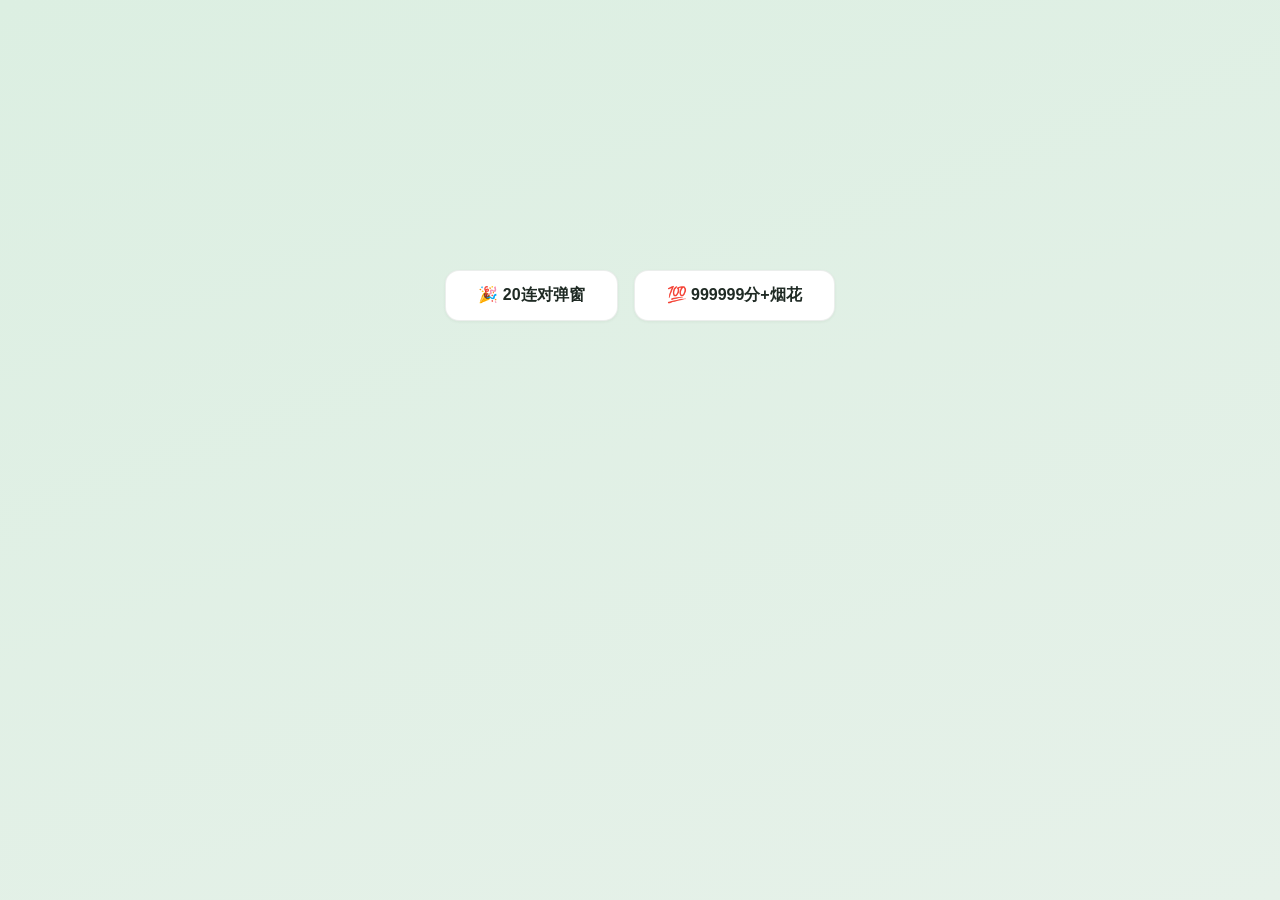
<file: caidan-demo.html>
<!DOCTYPE html>
<html lang="zh-CN">
<head>
<meta charset="UTF-8">
<meta name="viewport" content="width=device-width, initial-scale=1.0">
<title>彩蛋测试</title>
<style>
  :root {
    --bg: #e2efe5; --surface: #fff; --fg: #1f2a24; --muted: #8a958e;
    --accent: #2f9e6f; --accent-soft: #e3f3ea; --line: rgba(60,90,70,0.1);
    --shadow: 0 1px 3px rgba(30,60,40,0.06);
    --shadow-md: 0 2px 6px rgba(30,60,40,0.05), 0 8px 24px rgba(30,60,40,0.08);
    --radius: 16px;
  }
  * { margin: 0; padding: 0; box-sizing: border-box; }
  body {
    min-height: 100vh; min-height: 100dvh;
    background: linear-gradient(160deg, #dcefe2 0%, #e6f1e9 100%);
    background-attachment: fixed;
    font-family: -apple-system, BlinkMacSystemFont, "Segoe UI", "PingFang SC", "Microsoft YaHei", sans-serif;
    -webkit-font-smoothing: antialiased;
  }

  /* Fireworks canvas */
  #fireworks {
    position: fixed; inset: 0; z-index: 1; pointer-events: none;
  }

  .controls {
    display: flex; gap: 16px; justify-content: center; padding-top: 30vh;
  }
  .controls button {
    padding: 14px 32px; font-size: 1rem; border: 1px solid var(--line); border-radius: 14px;
    cursor: pointer; font-weight: 600; font-family: inherit;
    background: var(--surface); color: var(--fg);
    box-shadow: var(--shadow); transition: transform .15s, box-shadow .15s;
  }
  .controls button:hover { transform: translateY(-2px); box-shadow: var(--shadow-md); }

  /* Dialog overlay */
  .dialog-overlay {
    position: fixed; inset: 0; z-index: 50;
    background: rgba(30,60,40,0.35);
    display: flex; align-items: center; justify-content: center;
    opacity: 0; pointer-events: none; transition: opacity .3s;
  }
  .dialog-overlay.show { opacity: 1; pointer-events: auto; }

  /* Dialog box — matches green quiz theme */
  .dialog {
    background: linear-gradient(160deg, #ffffff, #f6faf7);
    border: 1px solid rgba(47,158,111,0.15);
    border-radius: var(--radius);
    padding: 32px 26px 22px;
    max-width: 380px; width: 90%;
    text-align: center;
    box-shadow: 0 8px 40px rgba(30,60,40,0.12), 0 2px 10px rgba(47,158,111,0.08);
    transform: translateY(16px) scale(0.96);
    transition: transform .3s cubic-bezier(.2,.7,.3,1);
  }
  .dialog-overlay.show .dialog { transform: translateY(0) scale(1); }

  .dialog-emoji {
    font-size: 2.8rem; margin-bottom: 6px;
    animation: bounce .6s ease infinite alternate;
  }
  @keyframes bounce {
    from { transform: translateY(0); }
    to { transform: translateY(-8px); }
  }

  .dialog-text {
    font-size: 1.05rem; font-weight: 600; color: #243029; line-height: 2;
    margin-bottom: 8px;
  }
  .dialog-text .green { color: var(--accent); font-size: 1.15rem; }

  .dialog-kawaii {
    font-size: 0.95rem; color: #e6b450; margin-bottom: 18px;
    letter-spacing: 0.04em;
  }

  /* Douyin hint — just text, NOT clickable */
  .dialog-douyin-hint {
    font-size: 0.85rem; color: var(--muted);
    margin-bottom: 16px;
    opacity: 0.7;
  }

  /* Only one button: continue */
  .dialog-btn-continue {
    display: block; width: 100%; padding: 13px 0; font-size: 0.98rem; font-weight: 600;
    background: var(--accent); color: #fff; border: none; border-radius: 14px;
    cursor: pointer; font-family: inherit;
    box-shadow: 0 4px 14px rgba(47,158,111,0.3);
    transition: transform .12s, box-shadow .12s;
  }
  .dialog-btn-continue:active { transform: scale(0.97); }

  /* Score overlay */
  .score-overlay {
    position: fixed; inset: 0; z-index: 50;
    display: flex; align-items: center; justify-content: center;
    flex-direction: column; background: rgba(30,60,40,0.55);
    opacity: 0; pointer-events: none; transition: opacity .4s;
  }
  .score-overlay.show { opacity: 1; pointer-events: auto; }

  .score-number {
    font-size: 5rem; font-weight: 900;
    background: linear-gradient(135deg, #ffd93d, #ff6b6b, #6c5ce7);
    -webkit-background-clip: text; -webkit-text-fill-color: transparent;
    background-clip: text;
    animation: popIn .5s cubic-bezier(.2,.7,.3,1);
  }
  @keyframes popIn {
    0% { transform: scale(0); opacity: 0; }
    70% { transform: scale(1.15); }
    100% { transform: scale(1); opacity: 1; }
  }
  .score-label {
    font-size: 1.1rem; color: rgba(255,255,255,0.8); margin-top: 6px;
  }
  .score-btn {
    margin-top: 28px; padding: 12px 40px; font-size: 1rem; font-weight: 600;
    background: var(--surface); border: 1px solid var(--line);
    border-radius: 14px; color: var(--fg); cursor: pointer; font-family: inherit;
  }
</style>
</head>
<body>

<canvas id="fireworks"></canvas>

<div class="controls">
  <button onclick="showDialog()">🎉 20连对弹窗</button>
  <button onclick="showScore()">💯 999999分+烟花</button>
</div>

<!-- 20连对彩蛋弹窗 -->
<div class="dialog-overlay" id="dialog">
  <div class="dialog">
    <div class="dialog-emoji">🎉</div>
    <div class="dialog-text">
      哇居然这么厉害，不愧是你<br>
      <span class="green">真的很厉害</span><br>
      这随便拿下<br>
      让我们休息会吧
    </div>
    <div class="dialog-kawaii">٩(●´৺`●)૭٩(●´৺`●)و</div>
    <div class="dialog-douyin-hint">点击跳转抖音玩一会</div>
    <button class="dialog-btn-continue" onclick="closeDialog()">不要，我要继续答题</button>
  </div>
</div>

<!-- 999999分 + 烟花 -->
<div class="score-overlay" id="scoreOverlay">
  <div class="score-number">999999</div>
  <div class="score-label">分</div>
  <button class="score-btn" onclick="closeScore()">👍 好的</button>
</div>

<script>
// ========== Fireworks ==========
const canvas = document.getElementById('fireworks');
const ctx = canvas.getContext('2d');
let W, H, particles = [], running = false, animId;

function resize() { W = canvas.width = window.innerWidth; H = canvas.height = window.innerHeight; }
window.addEventListener('resize', resize);
resize();

class Particle {
  constructor(x, y, color) {
    this.x = x; this.y = y;
    this.vx = (Math.random() - 0.5) * 8;
    this.vy = (Math.random() - 0.5) * 8 - 2;
    this.color = color; this.alpha = 1;
    this.decay = 0.012 + Math.random() * 0.02;
    this.size = 2 + Math.random() * 4;
    this.gravity = 0.08;
    this.trail = [];
  }
  update() {
    this.trail.push({ x: this.x, y: this.y, alpha: this.alpha });
    if (this.trail.length > 5) this.trail.shift();
    this.x += this.vx; this.y += this.vy;
    this.vy += this.gravity; this.alpha -= this.decay;
  }
  draw(ctx) {
    for (const t of this.trail) {
      ctx.beginPath(); ctx.arc(t.x, t.y, this.size * 0.5, 0, Math.PI * 2);
      ctx.fillStyle = this.color.replace('1)', (t.alpha * 0.25) + ')'); ctx.fill();
    }
    ctx.beginPath(); ctx.arc(this.x, this.y, this.size, 0, Math.PI * 2);
    ctx.fillStyle = this.color.replace('1)', this.alpha + ')'); ctx.fill();
  }
}

function explode(x, y, count = 50) {
  const colors = [
    'rgba(255,107,107,1)', 'rgba(255,217,61,1)', 'rgba(71,183,135,1)',
    'rgba(108,92,231,1)', 'rgba(255,142,83,1)', 'rgba(253,121,168,1)',
    'rgba(162,155,254,1)', 'rgba(0,206,201,1)', 'rgba(255,234,167,1)',
  ];
  for (let i = 0; i < count; i++) {
    particles.push(new Particle(x, y, colors[Math.floor(Math.random() * colors.length)]));
  }
}

function animate() {
  ctx.clearRect(0, 0, W, H);
  particles = particles.filter(p => p.alpha > 0);
  for (const p of particles) p.update();
  for (const p of particles) p.draw(ctx);
  if (running || particles.length > 0) animId = requestAnimationFrame(animate);
}

function startFireworks() {
  running = true;
  if (!animId) animate();
  const burst = () => {
    if (!running) return;
    const x = Math.random() * W;
    const y = Math.random() * H * 0.55 + H * 0.1;
    explode(x, y, 35 + Math.floor(Math.random() * 35));
    setTimeout(burst, 250 + Math.random() * 400);
  };
  burst();
  setTimeout(() => { running = false; }, 8000);
}

// ========== Dialog ==========
function showDialog() { document.getElementById('dialog').classList.add('show'); }
function closeDialog() { document.getElementById('dialog').classList.remove('show'); }

// ========== Score ==========
function showScore() {
  document.getElementById('scoreOverlay').classList.add('show');
  startFireworks();
}
function closeScore() {
  document.getElementById('scoreOverlay').classList.remove('show');
  running = false;
}

document.getElementById('dialog').addEventListener('click', function(e) {
  if (e.target === this) closeDialog();
});
</script>
</body>
</html>
</file>
